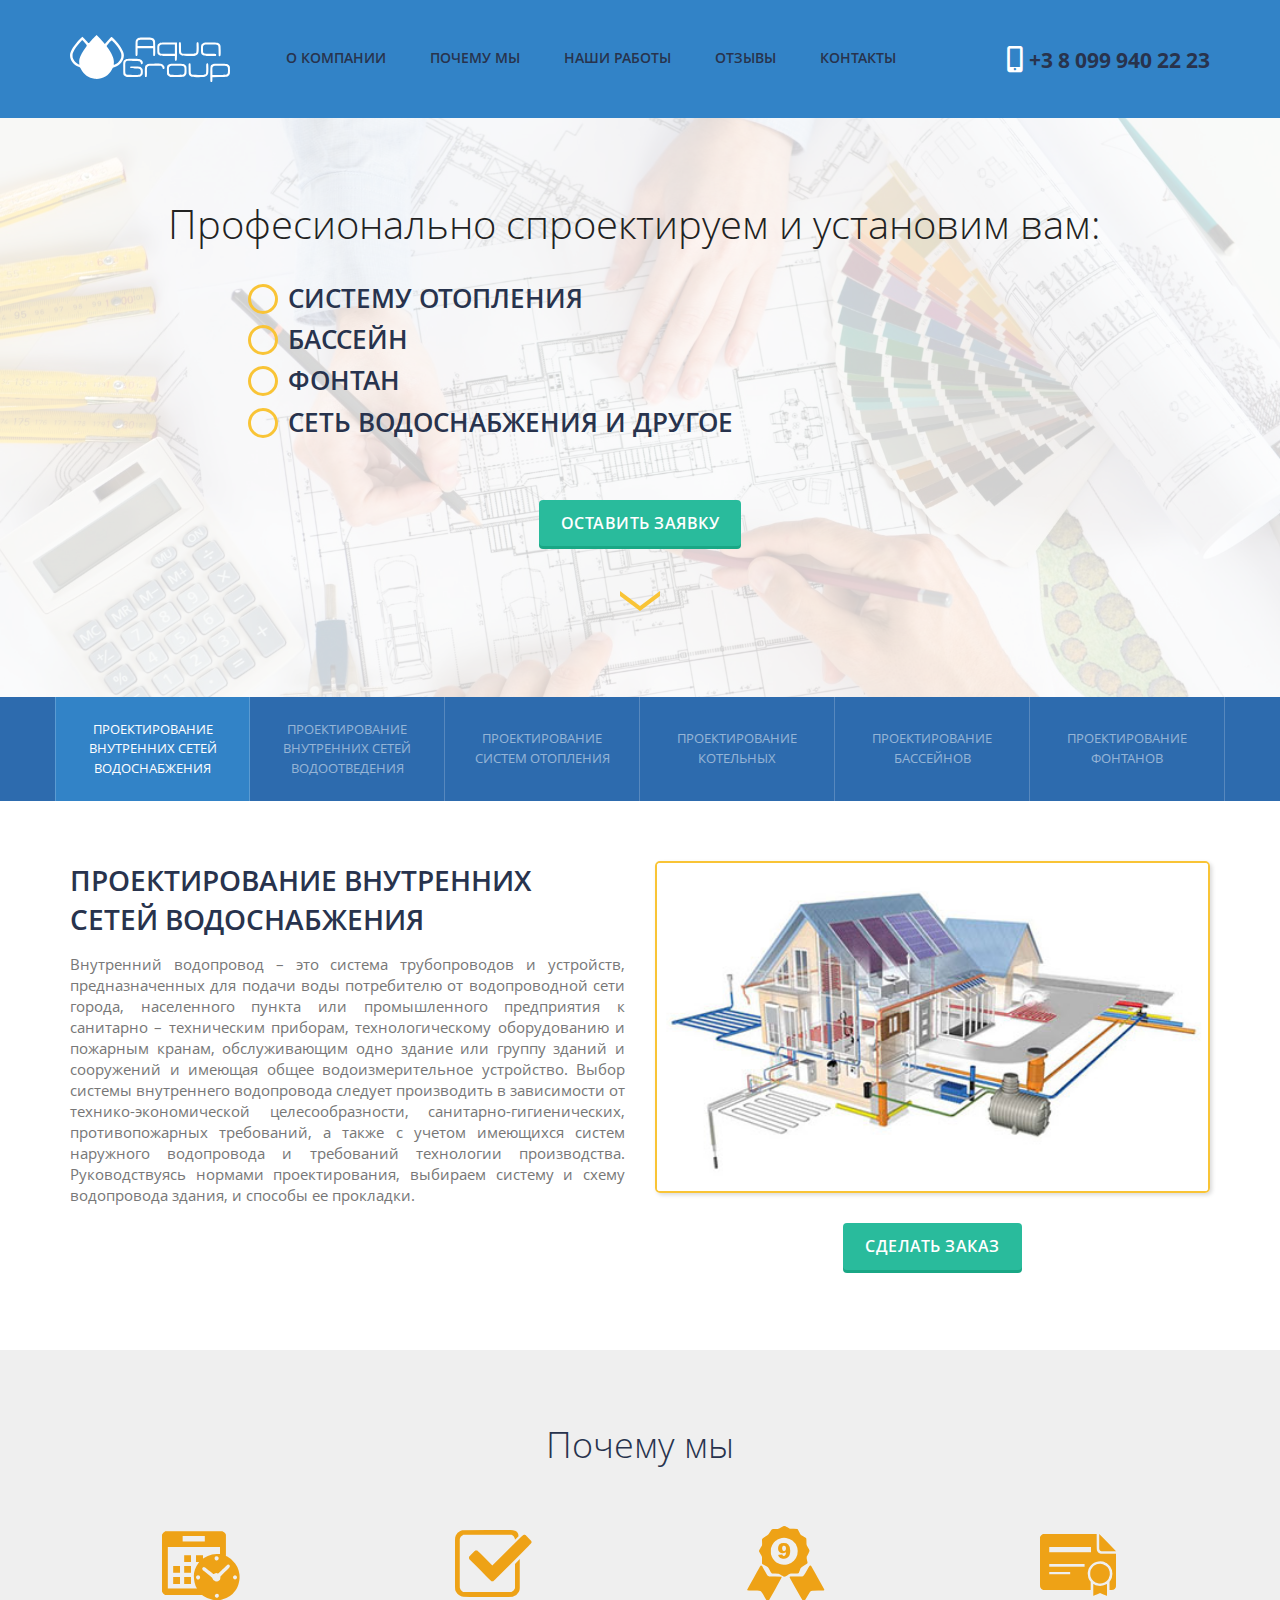
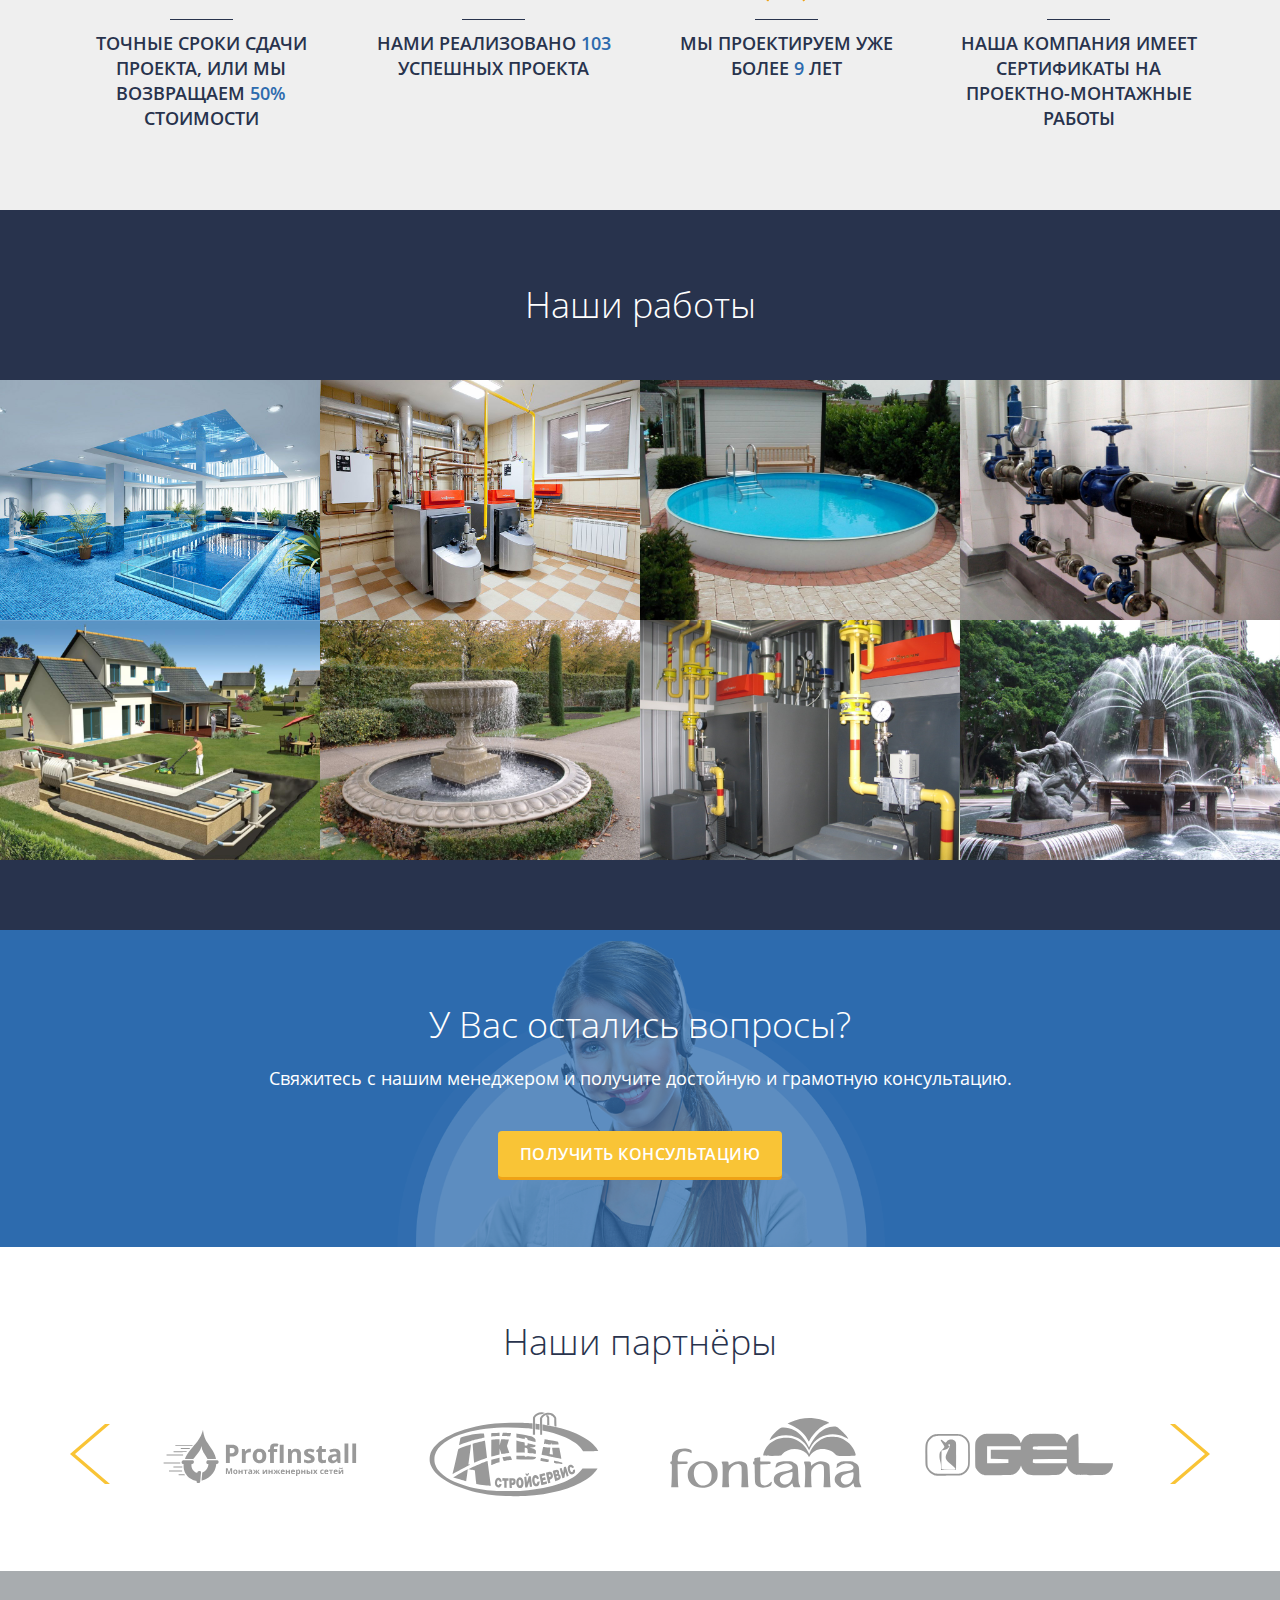
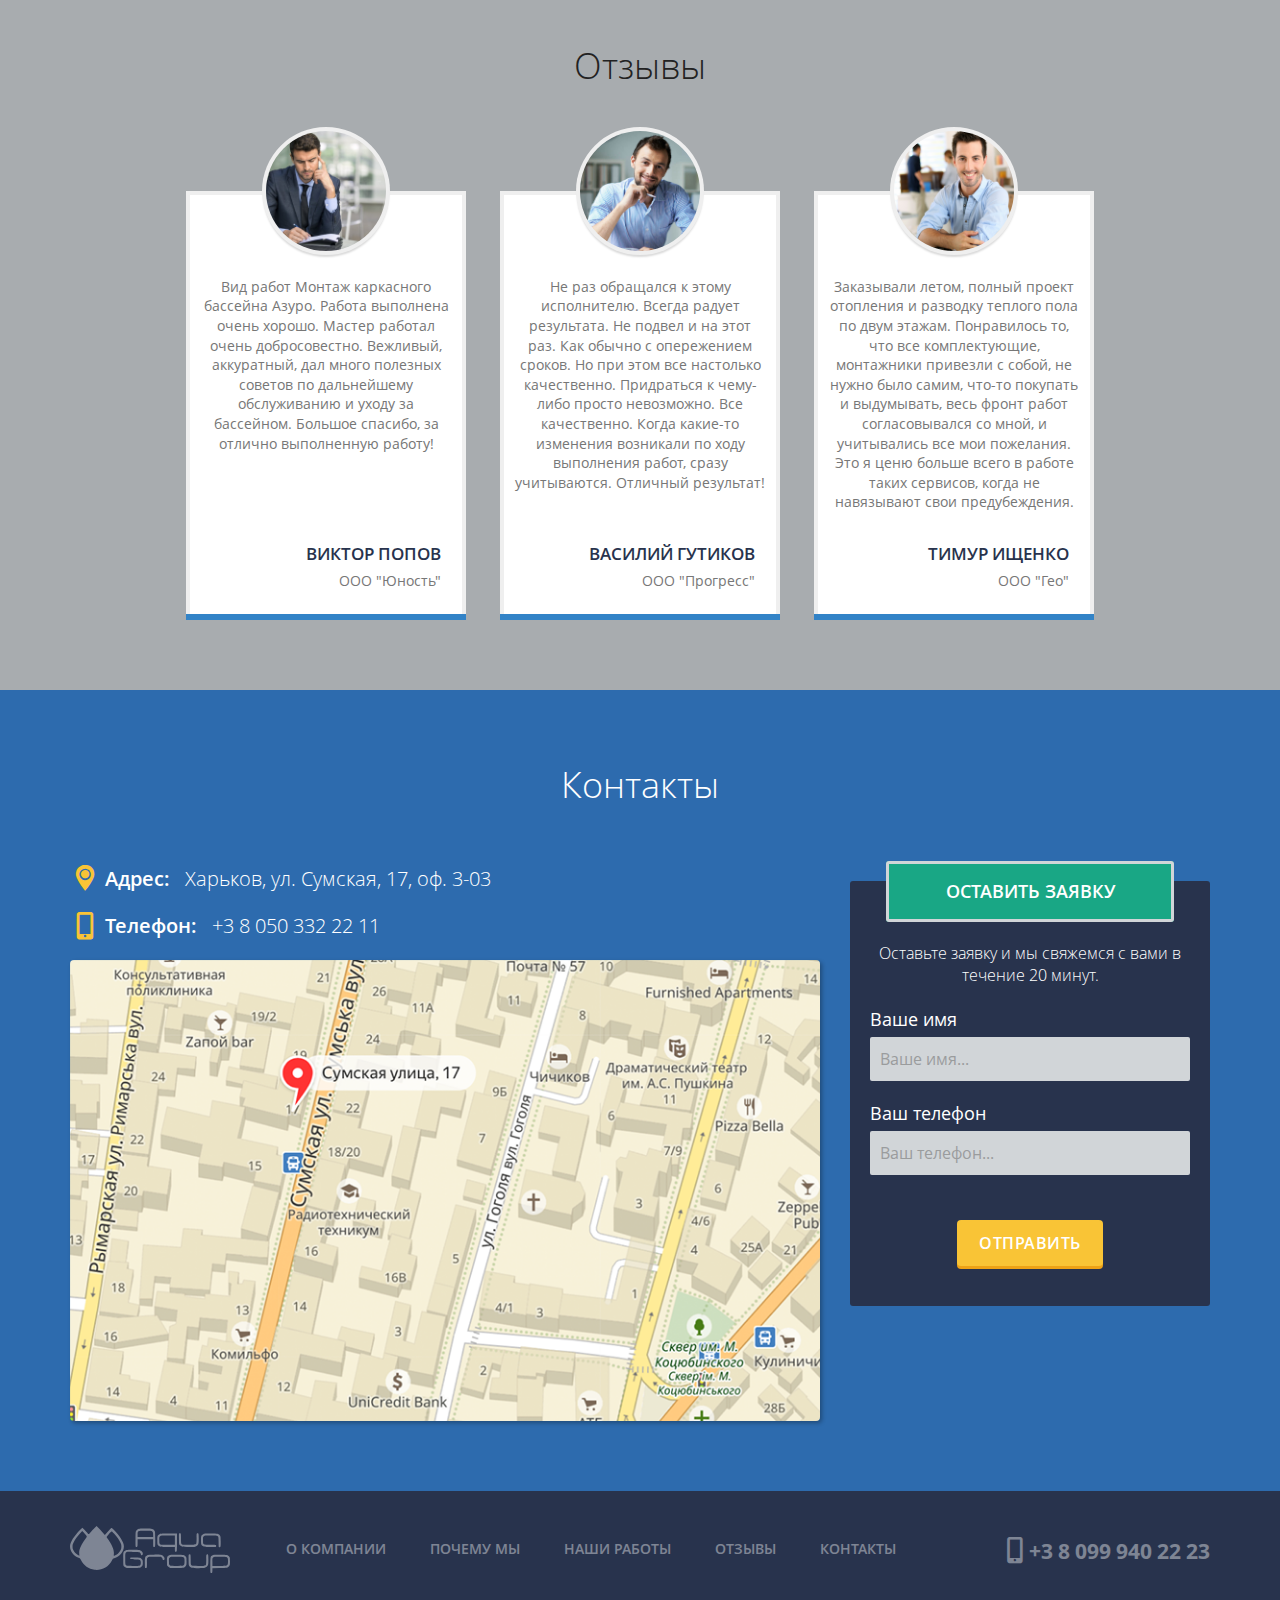
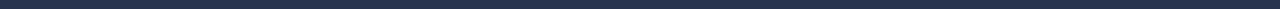
<file: aquagroup/index.html>
<!DOCTYPE html>
<html class="no-js" lang="ru">

<head>
    <meta charset="utf-8">
    
    <title>AquaGroup</title>
    
    <meta name="description" content="">
    <meta http-equiv="X-UA-Compatible" content="IE=edge">
    <meta name="viewport" content="width=device-width, initial-scale=1, maximum-scale=1">
    <meta property="og:image" content="path/to/image.jpg">
    
    <link rel="shortcut icon" href="img/favicon/favicon.ico" type="image/x-icon">
    <link rel="apple-touch-icon" href="img/favicon/apple-touch-icon.png">
    <link rel="apple-touch-icon" sizes="72x72" href="img/favicon/apple-touch-icon-72x72.png">
    <link rel="apple-touch-icon" sizes="114x114" href="img/favicon/apple-touch-icon-114x114.png">

    <!-- Bootstrap v3.3.4 Grid Styles -->
    <style>html{font-family:sans-serif;-ms-text-size-adjust:100%;-webkit-text-size-adjust:100%}body{margin:0}article,aside,details,figcaption,figure,footer,header,hgroup,main,menu,nav,section,summary{display:block}audio,canvas,progress,video{display:inline-block;vertical-align:baseline}audio:not([controls]){display:none;height:0}[hidden],template{display:none}a{background-color:transparent}a:active,a:hover{outline:0}abbr[title]{border-bottom:1px dotted}b,strong{font-weight:bold}dfn{font-style:italic}h1{font-size:2em;margin:0.67em 0}mark{background:#ff0;color:#000}small{font-size:80%}sub,sup{font-size:75%;line-height:0;position:relative;vertical-align:baseline}sup{top:-0.5em}sub{bottom:-0.25em}img{border:0}svg:not(:root){overflow:hidden}figure{margin:1em 40px}hr{-moz-box-sizing:content-box;-webkit-box-sizing:content-box;box-sizing:content-box;height:0}pre{overflow:auto}code,kbd,pre,samp{font-family:monospace, monospace;font-size:1em}button,input,optgroup,select,textarea{color:inherit;font:inherit;margin:0}button{overflow:visible}button,select{text-transform:none}button,html input[type="button"],input[type="reset"],input[type="submit"]{-webkit-appearance:button;cursor:pointer}button[disabled],html input[disabled]{cursor:default}button::-moz-focus-inner,input::-moz-focus-inner{border:0;padding:0}input{line-height:normal}input[type="checkbox"],input[type="radio"]{-webkit-box-sizing:border-box;-moz-box-sizing:border-box;box-sizing:border-box;padding:0}input[type="number"]::-webkit-inner-spin-button,input[type="number"]::-webkit-outer-spin-button{height:auto}input[type="search"]{-webkit-appearance:textfield;-moz-box-sizing:content-box;-webkit-box-sizing:content-box;box-sizing:content-box}input[type="search"]::-webkit-search-cancel-button,input[type="search"]::-webkit-search-decoration{-webkit-appearance:none}fieldset{border:1px solid #c0c0c0;margin:0 2px;padding:0.35em 0.625em 0.75em}legend{border:0;padding:0}textarea{overflow:auto}optgroup{font-weight:bold}table{border-collapse:collapse;border-spacing:0}td,th{padding:0}*{-webkit-box-sizing:border-box;-moz-box-sizing:border-box;box-sizing:border-box}*:before,*:after{-webkit-box-sizing:border-box;-moz-box-sizing:border-box;box-sizing:border-box}html{font-size:10px;-webkit-tap-highlight-color:rgba(0,0,0,0)}body{font-family:"Helvetica Neue",Helvetica,Arial,sans-serif;font-size:14px;line-height:1.42857143;color:#333;background-color:#fff}input,button,select,textarea{font-family:inherit;font-size:inherit;line-height:inherit}a{color:#337ab7;text-decoration:none}a:hover,a:focus{color:#23527c;text-decoration:underline}a:focus{outline:thin dotted;outline:5px auto -webkit-focus-ring-color;outline-offset:-2px}figure{margin:0}img{vertical-align:middle}.img-responsive{display:block;max-width:100%;height:auto}.img-rounded{border-radius:6px}.img-thumbnail{padding:4px;line-height:1.42857143;background-color:#fff;border:1px solid #ddd;border-radius:4px;-webkit-transition:all .2s ease-in-out;-o-transition:all .2s ease-in-out;transition:all .2s ease-in-out;display:inline-block;max-width:100%;height:auto}.img-circle{border-radius:50%}hr{margin-top:20px;margin-bottom:20px;border:0;border-top:1px solid #eee}.sr-only{position:absolute;width:1px;height:1px;margin:-1px;padding:0;overflow:hidden;clip:rect(0, 0, 0, 0);border:0}.sr-only-focusable:active,.sr-only-focusable:focus{position:static;width:auto;height:auto;margin:0;overflow:visible;clip:auto}[role="button"]{cursor:pointer}.container{margin-right:auto;margin-left:auto;padding-left:15px;padding-right:15px}@media (min-width:768px){.container{width:750px}}@media (min-width:992px){.container{width:970px}}@media (min-width:1200px){.container{width:1170px}}.container-fluid{margin-right:auto;margin-left:auto;padding-left:15px;padding-right:15px}.row{margin-left:-15px;margin-right:-15px}.col-xs-1, .col-sm-1, .col-md-1, .col-lg-1, .col-xs-2, .col-sm-2, .col-md-2, .col-lg-2, .col-xs-3, .col-sm-3, .col-md-3, .col-lg-3, .col-xs-4, .col-sm-4, .col-md-4, .col-lg-4, .col-xs-5, .col-sm-5, .col-md-5, .col-lg-5, .col-xs-6, .col-sm-6, .col-md-6, .col-lg-6, .col-xs-7, .col-sm-7, .col-md-7, .col-lg-7, .col-xs-8, .col-sm-8, .col-md-8, .col-lg-8, .col-xs-9, .col-sm-9, .col-md-9, .col-lg-9, .col-xs-10, .col-sm-10, .col-md-10, .col-lg-10, .col-xs-11, .col-sm-11, .col-md-11, .col-lg-11, .col-xs-12, .col-sm-12, .col-md-12, .col-lg-12{position:relative;min-height:1px;padding-left:15px;padding-right:15px}.col-xs-1, .col-xs-2, .col-xs-3, .col-xs-4, .col-xs-5, .col-xs-6, .col-xs-7, .col-xs-8, .col-xs-9, .col-xs-10, .col-xs-11, .col-xs-12{float:left}.col-xs-12{width:100%}.col-xs-11{width:91.66666667%}.col-xs-10{width:83.33333333%}.col-xs-9{width:75%}.col-xs-8{width:66.66666667%}.col-xs-7{width:58.33333333%}.col-xs-6{width:50%}.col-xs-5{width:41.66666667%}.col-xs-4{width:33.33333333%}.col-xs-3{width:25%}.col-xs-2{width:16.66666667%}.col-xs-1{width:8.33333333%}.col-xs-pull-12{right:100%}.col-xs-pull-11{right:91.66666667%}.col-xs-pull-10{right:83.33333333%}.col-xs-pull-9{right:75%}.col-xs-pull-8{right:66.66666667%}.col-xs-pull-7{right:58.33333333%}.col-xs-pull-6{right:50%}.col-xs-pull-5{right:41.66666667%}.col-xs-pull-4{right:33.33333333%}.col-xs-pull-3{right:25%}.col-xs-pull-2{right:16.66666667%}.col-xs-pull-1{right:8.33333333%}.col-xs-pull-0{right:auto}.col-xs-push-12{left:100%}.col-xs-push-11{left:91.66666667%}.col-xs-push-10{left:83.33333333%}.col-xs-push-9{left:75%}.col-xs-push-8{left:66.66666667%}.col-xs-push-7{left:58.33333333%}.col-xs-push-6{left:50%}.col-xs-push-5{left:41.66666667%}.col-xs-push-4{left:33.33333333%}.col-xs-push-3{left:25%}.col-xs-push-2{left:16.66666667%}.col-xs-push-1{left:8.33333333%}.col-xs-push-0{left:auto}.col-xs-offset-12{margin-left:100%}.col-xs-offset-11{margin-left:91.66666667%}.col-xs-offset-10{margin-left:83.33333333%}.col-xs-offset-9{margin-left:75%}.col-xs-offset-8{margin-left:66.66666667%}.col-xs-offset-7{margin-left:58.33333333%}.col-xs-offset-6{margin-left:50%}.col-xs-offset-5{margin-left:41.66666667%}.col-xs-offset-4{margin-left:33.33333333%}.col-xs-offset-3{margin-left:25%}.col-xs-offset-2{margin-left:16.66666667%}.col-xs-offset-1{margin-left:8.33333333%}.col-xs-offset-0{margin-left:0}@media (min-width:768px){.col-sm-1, .col-sm-2, .col-sm-3, .col-sm-4, .col-sm-5, .col-sm-6, .col-sm-7, .col-sm-8, .col-sm-9, .col-sm-10, .col-sm-11, .col-sm-12{float:left}.col-sm-12{width:100%}.col-sm-11{width:91.66666667%}.col-sm-10{width:83.33333333%}.col-sm-9{width:75%}.col-sm-8{width:66.66666667%}.col-sm-7{width:58.33333333%}.col-sm-6{width:50%}.col-sm-5{width:41.66666667%}.col-sm-4{width:33.33333333%}.col-sm-3{width:25%}.col-sm-2{width:16.66666667%}.col-sm-1{width:8.33333333%}.col-sm-pull-12{right:100%}.col-sm-pull-11{right:91.66666667%}.col-sm-pull-10{right:83.33333333%}.col-sm-pull-9{right:75%}.col-sm-pull-8{right:66.66666667%}.col-sm-pull-7{right:58.33333333%}.col-sm-pull-6{right:50%}.col-sm-pull-5{right:41.66666667%}.col-sm-pull-4{right:33.33333333%}.col-sm-pull-3{right:25%}.col-sm-pull-2{right:16.66666667%}.col-sm-pull-1{right:8.33333333%}.col-sm-pull-0{right:auto}.col-sm-push-12{left:100%}.col-sm-push-11{left:91.66666667%}.col-sm-push-10{left:83.33333333%}.col-sm-push-9{left:75%}.col-sm-push-8{left:66.66666667%}.col-sm-push-7{left:58.33333333%}.col-sm-push-6{left:50%}.col-sm-push-5{left:41.66666667%}.col-sm-push-4{left:33.33333333%}.col-sm-push-3{left:25%}.col-sm-push-2{left:16.66666667%}.col-sm-push-1{left:8.33333333%}.col-sm-push-0{left:auto}.col-sm-offset-12{margin-left:100%}.col-sm-offset-11{margin-left:91.66666667%}.col-sm-offset-10{margin-left:83.33333333%}.col-sm-offset-9{margin-left:75%}.col-sm-offset-8{margin-left:66.66666667%}.col-sm-offset-7{margin-left:58.33333333%}.col-sm-offset-6{margin-left:50%}.col-sm-offset-5{margin-left:41.66666667%}.col-sm-offset-4{margin-left:33.33333333%}.col-sm-offset-3{margin-left:25%}.col-sm-offset-2{margin-left:16.66666667%}.col-sm-offset-1{margin-left:8.33333333%}.col-sm-offset-0{margin-left:0}}@media (min-width:992px){.col-md-1, .col-md-2, .col-md-3, .col-md-4, .col-md-5, .col-md-6, .col-md-7, .col-md-8, .col-md-9, .col-md-10, .col-md-11, .col-md-12{float:left}.col-md-12{width:100%}.col-md-11{width:91.66666667%}.col-md-10{width:83.33333333%}.col-md-9{width:75%}.col-md-8{width:66.66666667%}.col-md-7{width:58.33333333%}.col-md-6{width:50%}.col-md-5{width:41.66666667%}.col-md-4{width:33.33333333%}.col-md-3{width:25%}.col-md-2{width:16.66666667%}.col-md-1{width:8.33333333%}.col-md-pull-12{right:100%}.col-md-pull-11{right:91.66666667%}.col-md-pull-10{right:83.33333333%}.col-md-pull-9{right:75%}.col-md-pull-8{right:66.66666667%}.col-md-pull-7{right:58.33333333%}.col-md-pull-6{right:50%}.col-md-pull-5{right:41.66666667%}.col-md-pull-4{right:33.33333333%}.col-md-pull-3{right:25%}.col-md-pull-2{right:16.66666667%}.col-md-pull-1{right:8.33333333%}.col-md-pull-0{right:auto}.col-md-push-12{left:100%}.col-md-push-11{left:91.66666667%}.col-md-push-10{left:83.33333333%}.col-md-push-9{left:75%}.col-md-push-8{left:66.66666667%}.col-md-push-7{left:58.33333333%}.col-md-push-6{left:50%}.col-md-push-5{left:41.66666667%}.col-md-push-4{left:33.33333333%}.col-md-push-3{left:25%}.col-md-push-2{left:16.66666667%}.col-md-push-1{left:8.33333333%}.col-md-push-0{left:auto}.col-md-offset-12{margin-left:100%}.col-md-offset-11{margin-left:91.66666667%}.col-md-offset-10{margin-left:83.33333333%}.col-md-offset-9{margin-left:75%}.col-md-offset-8{margin-left:66.66666667%}.col-md-offset-7{margin-left:58.33333333%}.col-md-offset-6{margin-left:50%}.col-md-offset-5{margin-left:41.66666667%}.col-md-offset-4{margin-left:33.33333333%}.col-md-offset-3{margin-left:25%}.col-md-offset-2{margin-left:16.66666667%}.col-md-offset-1{margin-left:8.33333333%}.col-md-offset-0{margin-left:0}}@media (min-width:1200px){.col-lg-1, .col-lg-2, .col-lg-3, .col-lg-4, .col-lg-5, .col-lg-6, .col-lg-7, .col-lg-8, .col-lg-9, .col-lg-10, .col-lg-11, .col-lg-12{float:left}.col-lg-12{width:100%}.col-lg-11{width:91.66666667%}.col-lg-10{width:83.33333333%}.col-lg-9{width:75%}.col-lg-8{width:66.66666667%}.col-lg-7{width:58.33333333%}.col-lg-6{width:50%}.col-lg-5{width:41.66666667%}.col-lg-4{width:33.33333333%}.col-lg-3{width:25%}.col-lg-2{width:16.66666667%}.col-lg-1{width:8.33333333%}.col-lg-pull-12{right:100%}.col-lg-pull-11{right:91.66666667%}.col-lg-pull-10{right:83.33333333%}.col-lg-pull-9{right:75%}.col-lg-pull-8{right:66.66666667%}.col-lg-pull-7{right:58.33333333%}.col-lg-pull-6{right:50%}.col-lg-pull-5{right:41.66666667%}.col-lg-pull-4{right:33.33333333%}.col-lg-pull-3{right:25%}.col-lg-pull-2{right:16.66666667%}.col-lg-pull-1{right:8.33333333%}.col-lg-pull-0{right:auto}.col-lg-push-12{left:100%}.col-lg-push-11{left:91.66666667%}.col-lg-push-10{left:83.33333333%}.col-lg-push-9{left:75%}.col-lg-push-8{left:66.66666667%}.col-lg-push-7{left:58.33333333%}.col-lg-push-6{left:50%}.col-lg-push-5{left:41.66666667%}.col-lg-push-4{left:33.33333333%}.col-lg-push-3{left:25%}.col-lg-push-2{left:16.66666667%}.col-lg-push-1{left:8.33333333%}.col-lg-push-0{left:auto}.col-lg-offset-12{margin-left:100%}.col-lg-offset-11{margin-left:91.66666667%}.col-lg-offset-10{margin-left:83.33333333%}.col-lg-offset-9{margin-left:75%}.col-lg-offset-8{margin-left:66.66666667%}.col-lg-offset-7{margin-left:58.33333333%}.col-lg-offset-6{margin-left:50%}.col-lg-offset-5{margin-left:41.66666667%}.col-lg-offset-4{margin-left:33.33333333%}.col-lg-offset-3{margin-left:25%}.col-lg-offset-2{margin-left:16.66666667%}.col-lg-offset-1{margin-left:8.33333333%}.col-lg-offset-0{margin-left:0}}.clearfix:before,.clearfix:after,.container:before,.container:after,.container-fluid:before,.container-fluid:after,.row:before,.row:after{content:" ";display:table}.clearfix:after,.container:after,.container-fluid:after,.row:after{clear:both}.center-block{display:block;margin-left:auto;margin-right:auto}.pull-right{float:right !important}.pull-left{float:left !important}.hide{display:none !important}.show{display:block !important}.invisible{visibility:hidden}.text-hide{font:0/0 a;color:transparent;text-shadow:none;background-color:transparent;border:0}.hidden{display:none !important}.affix{position:fixed}@-ms-viewport{width:device-width}.visible-xs,.visible-sm,.visible-md,.visible-lg{display:none !important}.visible-xs-block,.visible-xs-inline,.visible-xs-inline-block,.visible-sm-block,.visible-sm-inline,.visible-sm-inline-block,.visible-md-block,.visible-md-inline,.visible-md-inline-block,.visible-lg-block,.visible-lg-inline,.visible-lg-inline-block{display:none !important}@media (max-width:767px){.visible-xs{display:block !important}table.visible-xs{display:table}tr.visible-xs{display:table-row !important}th.visible-xs,td.visible-xs{display:table-cell !important}}@media (max-width:767px){.visible-xs-block{display:block !important}}@media (max-width:767px){.visible-xs-inline{display:inline !important}}@media (max-width:767px){.visible-xs-inline-block{display:inline-block !important}}@media (min-width:768px) and (max-width:991px){.visible-sm{display:block !important}table.visible-sm{display:table}tr.visible-sm{display:table-row !important}th.visible-sm,td.visible-sm{display:table-cell !important}}@media (min-width:768px) and (max-width:991px){.visible-sm-block{display:block !important}}@media (min-width:768px) and (max-width:991px){.visible-sm-inline{display:inline !important}}@media (min-width:768px) and (max-width:991px){.visible-sm-inline-block{display:inline-block !important}}@media (min-width:992px) and (max-width:1199px){.visible-md{display:block !important}table.visible-md{display:table}tr.visible-md{display:table-row !important}th.visible-md,td.visible-md{display:table-cell !important}}@media (min-width:992px) and (max-width:1199px){.visible-md-block{display:block !important}}@media (min-width:992px) and (max-width:1199px){.visible-md-inline{display:inline !important}}@media (min-width:992px) and (max-width:1199px){.visible-md-inline-block{display:inline-block !important}}@media (min-width:1200px){.visible-lg{display:block !important}table.visible-lg{display:table}tr.visible-lg{display:table-row !important}th.visible-lg,td.visible-lg{display:table-cell !important}}@media (min-width:1200px){.visible-lg-block{display:block !important}}@media (min-width:1200px){.visible-lg-inline{display:inline !important}}@media (min-width:1200px){.visible-lg-inline-block{display:inline-block !important}}@media (max-width:767px){.hidden-xs{display:none !important}}@media (min-width:768px) and (max-width:991px){.hidden-sm{display:none !important}}@media (min-width:992px) and (max-width:1199px){.hidden-md{display:none !important}}@media (min-width:1200px){.hidden-lg{display:none !important}}.visible-print{display:none !important}@media print{.visible-print{display:block !important}table.visible-print{display:table}tr.visible-print{display:table-row !important}th.visible-print,td.visible-print{display:table-cell !important}}.visible-print-block{display:none !important}@media print{.visible-print-block{display:block !important}}.visible-print-inline{display:none !important}@media print{.visible-print-inline{display:inline !important}}.visible-print-inline-block{display:none !important}@media print{.visible-print-inline-block{display:inline-block !important}}@media print{.hidden-print{display:none !important}}</style>

    <!-- Header CSS (First Sections of Website: paste after release from header.min.css here) -->
    <style>@font-face{font-family:iconset;src:url(fonts/iconset/iconset.eot);src:url(fonts/iconset/iconset.eot?#iefix) format("embedded-opentype"),url(fonts/iconset/iconset.woff2) format("woff2"),url(fonts/iconset/iconset.woff) format("woff"),url(fonts/iconset/iconset.ttf) format("truetype"),url(fonts/iconset/iconset.svg#iconset) format("svg");font-weight:400;font-style:normal}@font-face{font-family:opensans-bold;src:url(fonts/opensans-bold/opensans-bold.eot);src:url(fonts/opensans-bold/opensans-bold.eot?#iefix) format("embedded-opentype"),url(fonts/opensans-bold/opensans-bold.woff2) format("woff2"),url(fonts/opensans-bold/opensans-bold.woff) format("woff"),url(fonts/opensans-bold/opensans-bold.ttf) format("truetype"),url(fonts/opensans-bold/opensans-bold.svg#opensans-bold) format("svg");font-weight:400;font-style:normal}@font-face{font-family:opensans-semibold;src:url(fonts/opensans-semibold/opensans-semibold.eot);src:url(fonts/opensans-semibold/opensans-semibold.eot?#iefix) format("embedded-opentype"),url(fonts/opensans-semibold/opensans-semibold.woff2) format("woff2"),url(fonts/opensans-semibold/opensans-semibold.woff) format("woff"),url(fonts/opensans-semibold/opensans-semibold.ttf) format("truetype"),url(fonts/opensans-semibold/opensans-semibold.svg#opensans-semibold) format("svg");font-weight:400;font-style:normal}@font-face{font-family:opensans-regular;src:url(fonts/opensans-regular/opensans-regular.eot);src:url(fonts/opensans-regular/opensans-regular.eot?#iefix) format("embedded-opentype"),url(fonts/opensans-regular/opensans-regular.woff2) format("woff2"),url(fonts/opensans-regular/opensans-regular.woff) format("woff"),url(fonts/opensans-regular/opensans-regular.ttf) format("truetype"),url(fonts/opensans-regular/opensans-regular.svg#opensans-regular) format("svg");font-weight:400;font-style:normal}@font-face{font-family:opensans-light;src:url(fonts/opensans-light/opensans-light.eot);src:url(fonts/opensans-light/opensans-light.eot?#iefix) format("embedded-opentype"),url(fonts/opensans-light/opensans-light.woff2) format("woff2"),url(fonts/opensans-light/opensans-light.woff) format("woff"),url(fonts/opensans-light/opensans-light.ttf) format("truetype"),url(fonts/opensans-light/opensans-light.svg#opensans-light) format("svg");font-weight:400;font-style:normal}body{position:relative;min-width:320px;font-family:opensans-regular,Arial,sans-serif;font-size:16px;line-height:1.4;overflow-x:hidden;background-color:#fff;color:#222}*{outline:0!important}.hidden{display:none}a:active,a:focus,a:hover,a:visited{text-decoration:none}.icon{font-family:iconset;font-size:20px;font-style:normal;text-rendering:auto;text-transform:none;color:#222;-webkit-font-smoothing:antialiased;-moz-osx-font:grayscale}.icon.a::before{content:'a'}.icon.b::before{content:'b'}.icon.c::before{content:'c'}.icon.d::before{content:'d'}.icon.e::before{content:'e'}.icon.f::before{content:'f'}.icon.g::before{content:'g'}h1,h2,h3,h4,h5,h6{margin:0;font-family:opensans-light,Arial,sans-serif;font-weight:400}.titles{font-size:36px;text-align:center}@media only screen and (max-width:767px){.titles{font-size:30px}}.button-wrapp{text-align:center}.buttons{display:inline-block;padding:12px 22px;border:none;font-size:16px;font-family:opensans-semibold,Arial,sans-serif;letter-spacing:.5px;text-transform:uppercase;-webkit-border-radius:4px;border-radius:4px;background-color:#29bb9c;color:#fff;-webkit-box-shadow:0 3px 0 #19a785;box-shadow:0 3px 0 #19a785;-webkit-transition:all .5s ease;transition:all .5s ease}.buttons:hover{color:#fff;background-color:#2ccaa9}.buttons:active,.buttons:focus{color:#fff;background-color:#19a785;-webkit-transform:translateY(2px);-ms-transform:translateY(2px);transform:translateY(2px)}.btn-orange{background-color:#f9c436;-webkit-box-shadow:0 3px 0 #eea216;box-shadow:0 3px 0 #eea216}.btn-orange:hover{background-color:#f6d045}.btn-orange:active,.btn-orange:focus{background-color:#eea216}.contact-form{padding:0 20px 40px 20px;text-align:center;background-color:#28334d;color:#fff;-webkit-border-radius:3px;border-radius:3px}.contact-form .form-wrapper{display:inline-block;margin-top:-25px;padding:18px 0;width:90%;background-color:#19a785;-webkit-box-shadow:inset 0 0 0 3px #d1d5d8;box-shadow:inset 0 0 0 3px #d1d5d8;-webkit-border-radius:3px;border-radius:3px}.contact-form .form-wrapper .form-title{font-size:18px;font-family:opensans-semibold,Arial,sans-serif;text-transform:uppercase}.contact-form .form-descr{margin:20px 0 20px 0;font-family:opensans-light,Arial,sans-serif}.contact-form span{display:block;margin-bottom:5px;text-align:left;font-size:18px}.contact-form input{margin-bottom:20px;padding:0 10px;width:100%;height:44px;font-family:opensans-semibold,Arial,sans-serif;color:#28334d;border:none;background-color:#d1d5d8;-webkit-border-radius:2px;border-radius:2px;text-transform:uppercase;-webkit-transition:all .5s ease;transition:all .5s ease}.contact-form input:focus{background-color:#efefef;-webkit-box-shadow:inset 0 0 0 2px #eea216;box-shadow:inset 0 0 0 2px #eea216}.contact-form input:focus:required:valid{-webkit-box-shadow:inset 0 0 0 2px #eea216;box-shadow:inset 0 0 0 2px #eea216}.contact-form input:focus:required:invalid{-webkit-box-shadow:inset 0 0 0 2px #e33939;box-shadow:inset 0 0 0 2px #e33939}.contact-form .form-btn{margin-top:25px}::-webkit-input-placeholder{font-family:opensans-regular,Arial,sans-serif;text-transform:none;color:#777;opacity:.6}:-moz-placeholder{font-family:opensans-regular,Arial,sans-serif;text-transform:none;color:#777;opacity:.6}::-moz-placeholder{font-family:opensans-regular,Arial,sans-serif;text-transform:none;color:#777;opacity:.6}:-ms-input-placeholder{font-family:opensans-regular,Arial,sans-serif;text-transform:none;color:#777;opacity:.6}.menu-line{padding:35px 0}@media only screen and (max-width:767px){.menu-line{text-align:center}}.menu-line .logo{display:block;width:160px}@media only screen and (max-width:767px){.menu-line .logo{display:inline-block}}.menu-line .logo img{width:100%;height:auto}.menu-line .main-menu{text-align:center}.menu-line .main-menu ul{margin:0;padding:0;list-style-type:none}.menu-line .main-menu ul li{display:inline-block}.menu-line .main-menu ul li a{display:block;padding:13px 20px;font-size:14px;font-family:opensans-semibold,Arial,sans-serif;text-transform:uppercase;color:#28334d;-webkit-transition:all .5s ease;transition:all .5s ease}.menu-line .main-menu ul li a:active,.menu-line .main-menu ul li a:focus,.menu-line .main-menu ul li a:hover{color:#fff;text-decoration:none}.menu-line .phone{margin:0;text-align:right;font-family:opensans-bold,Arial,sans-serif;font-size:21px;text-transform:uppercase;color:#28334d}@media only screen and (max-width:1199px){.menu-line .phone{padding-right:50px}}@media only screen and (max-width:767px){.menu-line .phone{padding:0;text-align:center}}.menu-line .phone .phone-icon{position:relative;top:3px;font-size:28px;color:#fff}.menu-line .toggle-menu{display:block;width:28px;height:28px;margin-top:14px}.menu-line .toggle-menu span:after,.menu-line .toggle-menu span:before{content:"";position:absolute;left:0;top:9px}.menu-line .toggle-menu span:after{top:18px}.menu-line .toggle-menu span{position:relative;display:block}.menu-line .toggle-menu span,.menu-line .toggle-menu span:after,.menu-line .toggle-menu span:before{width:100%;height:2px;background-color:#fff;-webkit-transition:all .3s;transition:all .3s;-webkit-backface-visibility:hidden;backface-visibility:hidden;-webkit-border-radius:2px;border-radius:2px}.menu-line .toggle-menu.on span{background-color:transparent}.menu-line .toggle-menu.on span:before{-webkit-transform:rotate(45deg) translate(-1px,0);-ms-transform:rotate(45deg) translate(-1px,0);transform:rotate(45deg) translate(-1px,0)}.menu-line .toggle-menu.on span:after{-webkit-transform:rotate(-45deg) translate(6px,-7px);-ms-transform:rotate(-45deg) translate(6px,-7px);transform:rotate(-45deg) translate(6px,-7px)}.menu-line .toggle-menu.on+#menu{opacity:1;visibility:visible}.menu-line .toggle-menu{position:absolute;top:0;right:15px}@media only screen and (max-width:767px){.menu-line .toggle-menu{top:-50px}}.menu-line .hidden-menu{position:relative;top:15px;display:none;background-color:#d1d5d8}.menu-line .hidden-menu ul li{display:block;border-top:1px solid rgba(0,0,0,.2)}.menu-line .hidden-menu ul li:first-child{border-top:none}.menu-line .hidden-menu ul li a{color:#28334d;-webkit-transition:all .5s ease;transition:all .5s ease}.menu-line .hidden-menu ul li a:active,.menu-line .hidden-menu ul li a:focus,.menu-line .hidden-menu ul li a:hover{background-color:#a8acaf}.frame{padding:70px 0}#header .top-line{background-color:#3283c7}#header .header-content{position:relative;z-index:30;padding:80px 0;background-position:top center;background-repeat:no-repeat;background-size:cover}@media only screen and (max-width:767px){#header .header-content{padding:50px 0}}#header .header-content .header-title{margin-bottom:30px;font-size:40px;line-height:1.3}@media only screen and (max-width:767px){#header .header-content .header-title{font-size:36px;padding-left:15px}}@media only screen and (max-width:479px){#header .header-content .header-title{font-size:32px}}#header .header-content ul{margin:0;padding:0;list-style-type:none;margin-bottom:60px;padding-left:120px}@media only screen and (max-width:1199px){#header .header-content ul{padding-left:60px}}#header .header-content ul li{position:relative;margin-bottom:5px;font-size:26px;font-family:opensans-semibold,Arial,sans-serif;text-transform:uppercase;color:#28334d}@media only screen and (max-width:767px){#header .header-content ul li{font-size:22px}}@media only screen and (max-width:479px){#header .header-content ul li{font-size:18px}}#header .header-content ul li::before{position:absolute;top:4px;left:-40px;display:block;width:30px;height:30px;content:'';-webkit-border-radius:50%;border-radius:50%;border:3px solid #f9c436;background-color:transparent}@media only screen and (max-width:767px){#header .header-content ul li::before{top:2px}}@media only screen and (max-width:479px){#header .header-content ul li::before{width:25px;height:25px;top:0;left:-34px}}#header .header-content .arrow-down-wrapper{text-align:center}#header .header-content .arrow-down-wrapper .arrow-down{display:inline-block;margin-top:45px;height:20px;width:40px;background-image:url(img/arrow-up-down.svg);background-repeat:no-repeat;background-position:0 -20px;-webkit-transition:all .5s ease;transition:all .5s ease}#header .header-content .arrow-down-wrapper .arrow-down:hover{-webkit-transform:scale(1.2);-ms-transform:scale(1.2);transform:scale(1.2)}#header .header-overlay{position:absolute;z-index:-1;left:0;right:0;top:0;bottom:0;width:100%;background-color:rgba(255,255,255,.8)}</style>

    <link rel="stylesheet" href="css/libs.min.css">
    <!--<link rel="stylesheet" href="css/header.min.css">-->
    <link rel="stylesheet" href="css/main.min.css">
</head>

<body>
    <!-- Header -->
    <header id="header">
        <div class="top-line">
            <div class="container">
                <div class="menu-line">
                    <div class="row">
                        <div class="col-lg-2 col-md-6 col-sm-6">
                            <a href="#" class="logo">
                                <img src="img/logo-white.svg" alt="AquaGroup">
                            </a>
                        </div>
                        <div class="col-lg-3 col-lg-push-7 col-md-6 col-sm-6">
                            <p class="phone"><i class="icon a phone-icon"></i>+3 8 099 940 22 23</p>
                            <a href="#" class="toggle-menu hidden-lg"><span></span></a>
                        </div>
                        <div class="col-lg-7 col-lg-pull-3">
                            <nav class="main-menu hidden-md hidden-sm hidden-xs">
                                <ul>
                                    <li><a href="#about-us" data-target="anchor">О компании</a></li>
                                    <li><a href="#why-we" data-target="anchor">Почему мы</a></li>
                                    <li><a href="#works" data-target="anchor">Наши работы</a></li>
                                    <li><a href="#reviews" data-target="anchor">Отзывы</a></li>
                                    <li><a href="#contacts" data-target="anchor">Контакты</a></li>
                                </ul>
                            </nav>
                        </div>
                        <div class="col-xs-12">
                            <nav class="main-menu hidden-menu hidden-lg">
                                <ul>
                                    <li><a href="#about-us" data-target="anchor">О компании</a></li>
                                    <li><a href="#why-we" data-target="anchor">Почему мы</a></li>
                                    <li><a href="#works" data-target="anchor">Наши работы</a></li>
                                    <li><a href="#reviews" data-target="anchor">Отзывы</a></li>
                                    <li><a href="#contacts" data-target="anchor">Контакты</a></li>
                                </ul>
                            </nav>
                        </div>
                    </div><!-- row end -->
                </div><!-- menu-line end -->
            </div><!-- container end -->
        </div><!-- top-line end -->
        <div class="header-content" style="background-image: url(img/bg-top.jpg);">
            <div class="container">
                <div class="row">
                    <div class="col-md-10 col-md-offset-1">
                        <h1 class="header-title">Професионально спроектируем и установим вам:</h1>
                        <ul>
                            <li>Систему отопления</li>
                            <li>Бассейн</li>
                            <li>Фонтан</li>
                            <li>Сеть водоснабжения и другое</li>
                        </ul>
                    </div>
                </div><!-- row end -->
                <div class="row">
                    <div class="col-md-12">
                        <div class="button-wrapp">
                            <a href="#callback" class="buttons popup" data-form="Оставить заявку (Header)" data-text="Оставить заявку">Оставить заявку</a>
                        </div>
                    </div>
                </div><!-- row end -->
                <div class="row">
                    <div class="arrow-down-wrapper">
                        <a href="#" class="arrow-down"></a>
                    </div>
                </div><!-- row end -->
            </div><!-- container end -->
            <div class="header-overlay"></div>
        </div><!-- header-content end -->
    </header>
    <!-- Header End -->
    
    <!-- About Us -->
    <section id="about-us">
       <div class="wrapper-tab">
            <div class="about-us-top">
                <div class="container">
                    <div class="row">
                        <div class="tabs clearfix">
                            <div class="tab col-md-2 col-sm-4">
                                <div class="box">
                                    <h4 class="tab-title">Проектирование внутренних сетей водоснабжения</h4>
                                </div>
                            </div>
                            <div class="tab col-md-2 col-sm-4">
                                <div class="box">
                                    <h4 class="tab-title">Проектирование внутренних сетей водоотведения</h4>
                                </div>
                            </div>
                            <div class="tab col-md-2 col-sm-4">
                                <div class="box">
                                    <h4 class="tab-title">Проектирование систем отопления</h4>
                                </div>
                            </div>
                            <div class="tab col-md-2 col-sm-4">
                                <div class="box">
                                    <h4 class="tab-title">Проектирование котельных</h4>
                                </div>
                            </div>
                            <div class="tab col-md-2 col-sm-4">
                                <div class="box">
                                    <h4 class="tab-title">Проектирование бассейнов</h4>
                                </div>
                            </div>
                            <div class="tab col-md-2 col-sm-4">
                                <div class="box">
                                    <h4 class="tab-title">Проектирование фонтанов</h4>
                                </div>
                            </div>
                        </div>
                    </div><!-- row end -->
                </div><!-- container end -->
            </div><!-- about-us-top end -->
            <div class="container">
                <div class="row">
                    <div class="tab-content clearfix">
                        <div class="tab-item clearfix">
                            <div class="col-md-6 col-sm-6">
                                <div class="tab-item-left">
                                    <h3 class="tab-item-title">Проектирование внутренних сетей водоснабжения</h3>
                                    <p class="tab-item-descr">Внутренний водопровод – это система трубопроводов и устройств, предназначенных для подачи воды потребителю от водопроводной сети города, населенного пункта или промышленного предприятия к санитарно – техническим приборам, технологическому оборудованию и пожарным кранам, обслуживающим одно здание или группу зданий и сооружений и имеющая общее водоизмерительное устройство. Выбор системы внутреннего водопровода следует производить в зависимости от технико-экономической целесообразности, санитарно-гигиенических, противопожарных требований, а также с учетом имеющихся систем наружного водопровода и требований технологии производства. Руководствуясь нормами проектирования, выбираем систему и схему водопровода здания, и способы ее прокладки.</p>
                                </div>
                            </div>
                            <div class="col-md-6 col-sm-6">
                                <div class="tab-item-right">
                                    <img src="img/Tabs/tab_1.jpg" alt="Tab-1">
                                    <div class="button-wrapp">
                                        <a href="#callback" class="buttons popup" data-form="Проектирование внутренних сетей водоснабжения (Заказ)" data-text="Сделать заказ">Сделать заказ</a>
                                    </div>
                                </div>
                            </div>
                        </div>
                        <div class="tab-item clearfix">
                            <div class="col-md-6 col-sm-6">
                                <div class="tab-item-left">
                                    <h3 class="tab-item-title">Проектирование внутренних сетей водоотведения</h3>
                                    <p class="tab-item-descr">Система водоотведения включает комплекс инженерных устройств внутри здания для приема сточных вод и их отведения за пределы здания в уличную водоотводящую сеть. Она состоит из следующих основных элементов:</p>
                                    <ul>
                                        <li>приемников сточных вод — санитарных приборов;</li>
                                        <li>гидравлических затворов (сифонов);</li>
                                        <li>отводных линий;</li>
                                        <li>стояков с вытяжными трубами;</li>
                                        <li>выпусков.</li>
                                    </ul>
                                    <p class="tab-item-descr">Особое место занимает дворовая водоотводящая сеть, которая служит для отведения сточных вод от зданий в уличные коллекторы.
                                    Решение схемы внутреннего водоотведения производится на основании внутренней планировки здания в соответствии с расположением санитарных приборов. Особенностями проектирования, водоотводящих сетей является их самотечный режим и опасность сточных вод в санитарном отношении, поэтому они должны кратчайшим путем отводиться за пределы здания с возможно меньшим числом поворотов.
                                    </p>
                                </div>
                            </div>
                            <div class="col-md-6 col-sm-6">
                                <div class="tab-item-right">
                                    <img src="img/Tabs/tab_2.jpg" alt="Tab-2">
                                    <div class="button-wrapp">
                                        <a href="#callback" class="buttons popup" data-form="Проектирование внутренних сетей водоотведения (Заказ)" data-text="Сделать заказ">Сделать заказ</a>
                                    </div>
                                </div>
                            </div>
                        </div>
                        <div class="tab-item clearfix">
                            <div class="col-md-6 col-sm-6">
                                <div class="tab-item-left">
                                    <h3 class="tab-item-title">Проектирование систем отопления</h3>
                                    <p class="tab-item-descr">Правильное проектирование систем отопления в частном жилом строительстве – гарантия комфорта зимой, рационального использования ресурсов и эффективной работы оборудования. Первоочередная задача при проектировании отопления – определиться с отопительной схемой. Выделяют однотрубную и двухтрубную схемы. Каждая из них имеет свои преимущества и недостатки. Подумайте, что для вас важнее: экономия средств, равномерный нагрев или эстетическая составляющая. Архитектурная часть проектирования отопления предполагает обустройство или строительство помещения для оборудования – котельной загородного дома, а также выбор и расчет дымохода. Чтобы верно спроектировать мощность оборудования, диаметр труб, объем теплоносителя и другие параметры, следует произвести вычисления.</p>
                                </div>
                            </div>
                            <div class="col-md-6 col-sm-6">
                                <div class="tab-item-right">
                                    <img src="img/Tabs/tab_3.jpg" alt="Tab-3">
                                    <div class="button-wrapp">
                                        <a href="#callback" class="buttons popup" data-form="Проектирование систем отопления (Заказ)" data-text="Сделать заказ">Сделать заказ</a>
                                    </div>
                                </div>
                            </div>
                        </div>
                        <div class="tab-item clearfix">
                            <div class="col-md-6 col-sm-6">
                                <div class="tab-item-left">
                                    <h3 class="tab-item-title">Проектирование котельных</h3>
                                    <p class="tab-item-descr">Благодаря проектным разработкам существует множество стандартных проектов современных котельных. Из всего представленного многообразия проектов требуется выбрать вариант, который бы удовлетворял конкретным условиям работы объекта. На этом этапе большое значение имеет выбор наиболее рационального проекта, как с точки зрения строительства котельной, так и ее дальнейшей эксплуатации. В большинстве случаев котельные строятся под ключ, начиная с этапа разработки и заканчивая процессом подключения к тепловой сети. Сама процедура проектирования необходима даже в том случае, если система отопления будет приобретаться в готовом виде. Не существует единого типового проекта котельной. У нас принято индивидуально подходить к каждому заказу с учетом требований и пожеланий клиента. Даже если берется типовой проект, в ходе проектирования в него вносятся изменения, учитывающие особенности конкретного объекта и местности, где он будет расположен.</p>
                                </div>
                            </div>
                            <div class="col-md-6 col-sm-6">
                                <div class="tab-item-right">
                                    <img src="img/Tabs/tab_4.jpg" alt="Tab-4">
                                    <div class="button-wrapp">
                                        <a href="#callback" class="buttons popup" data-form="Проектирование котельных (Заказ)" data-text="Сделать заказ">Сделать заказ</a>
                                    </div>
                                </div>
                            </div>
                        </div>
                        <div class="tab-item clearfix">
                            <div class="col-md-6 col-sm-6">
                                <div class="tab-item-left">
                                    <h3 class="tab-item-title">Проектирование бассейнов</h3>
                                    <p class="tab-item-descr">Проектирование бассейна, будь то классическое железобетонное сооружение, композитная постройка или современная готовая чаша из ПВХ, - это один из самых важнейших этапов будущего строительства, от которого в полной мере зависит успешная и многолетняя эксплуатация вашего бассейна. Главным назначением проектных работ является:</p>
                                    <ul>
                                        <li>технический расчет сооружения;</li>
                                        <li>геологические данные;</li>
                                        <li>чертежи самой постройки и инженерных сетей.</li>
                                    </ul>
                                    <p class="tab-item-descr">Одним словом, все то, что жизненно необходимо для сложного гидротехнического сооружения, которым и является любой бассейн.</p>
                                </div>
                            </div>
                            <div class="col-md-6 col-sm-6">
                                <div class="tab-item-right">
                                    <img src="img/Tabs/tab_5.jpg" alt="Tab-5">
                                    <div class="button-wrapp">
                                        <a href="#callback" class="buttons popup" data-form="Проектирование бассейнов (Заказ)" data-text="Сделать заказ">Сделать заказ</a>
                                    </div>
                                </div>
                            </div>
                        </div>
                        <div class="tab-item clearfix">
                            <div class="col-md-6 col-sm-6">
                                <div class="tab-item-left">
                                    <h3 class="tab-item-title">Проектирование фонтанов</h3>
                                    <p class="tab-item-descr">Архитектурное проектирование-это необходимыйи определяющий этап строительства фонтана. В процессе архитектурного проектирования учитываются функциональные особенности фонтана и требования нормативных документов, принимаются грамотные и точные технические решения. Их оформляют в виде архитектурного проекта (комплекта необходимых документов и чертежей). Для того чтобы проект в полной мере отвечал требованиям времени и желаниям заказчика, разработчики выясняют, каковы предпочтения и пожелания клиента, определяют тип и стиль фонтана, производят необходимые обмеры на территории будущего строительства, готовят техническое задание. Следующая ступень в создании фонтана - инженерный проект. Инженерное проектирование подразумевает разработку инженерных систем: фильтрацию, водоподготовку, электротехническую часть, водопровод и канализацию, гидротехнические сети. Окончательной частью проектирования является объединение всех этапов в рабочий проект, согласование его с заказчиком и необходимыми инстанциями.</p>
                                </div>
                            </div>
                            <div class="col-md-6 col-sm-6">
                                <div class="tab-item-right">
                                    <img src="img/Tabs/tab_6.jpg" alt="Tab-6">
                                    <div class="button-wrapp">
                                        <a href="#callback" class="buttons popup" data-form="Проектирование фонтанов (Заказ)" data-text="Сделать заказ">Сделать заказ</a>
                                    </div>
                                </div>
                            </div>
                        </div>
                    </div><!-- tab-content end -->
                </div><!-- row end -->
            </div><!-- container end -->
        </div><!-- wrapper-tab end -->
    </section>
    <!-- About Us End -->
    
    <!-- Why We -->
    <section id="why-we" class="frame">
        <div class="container">
            <div class="row">
                <div class="col-md-12">
                    <h2 class="why-we-title titles">Почему мы</h2>
                </div>
            </div><!-- row end -->
            <div class="row">
                <div class="col-md-3 col-sm-6">
                    <div class="why-we-item">
                        <i class="icon b why-we-icon"></i>
                        <h3 class="why-we-descr">Точные сроки сдачи проекта, или мы возвращаем <span>50%</span> стоимости</h3>
                    </div>
                </div>
                <div class="col-md-3 col-sm-6">
                    <div class="why-we-item">
                        <i class="icon c why-we-icon"></i>
                        <h3 class="why-we-descr">Нами реализовано <span>103</span> успешных проекта</h3>
                    </div>
                </div>
                <div class="col-md-3 col-sm-6">
                    <div class="why-we-item">
                        <i class="icon d why-we-icon"></i>
                        <h3 class="why-we-descr">Мы проектируем уже более <span>9</span> лет</h3>
                    </div>
                </div>
                <div class="col-md-3 col-sm-6">
                    <div class="why-we-item">
                        <i class="icon e why-we-icon"></i>
                        <h3 class="why-we-descr">Наша компания имеет сертификаты на проектно-монтажные работы</h3>
                    </div>
                </div>
            </div><!-- row end -->
        </div><!-- container end -->
    </section>
    <!-- Why We End -->
    
    <!-- Works -->
    <section id="works" class="frame">
        <div class="container">
            <div class="row">
                <div class="col-md-12">
                    <h2 class="works-title titles">Наши работы</h2>
                </div>
            </div><!-- row end -->
        </div><!-- container end -->
        <div class="container-fluid">
            <div class="row">
                <div class="portfolio clearfix">
                    <div class="col-md-3 col-sm-6">
                        <a  href="img/Work/work_1.jpg" class="portfolio-item">
                            <img src="img/Work/work_1.jpg" alt="Work-1">
                            <span class="portfolio-overlay"><i class="icon f portfolio-icon"></i></span>
                        </a>
                    </div>
                     <div class="col-md-3 col-sm-6">
                        <a  href="img/Work/work_2.jpg" class="portfolio-item">
                            <img src="img/Work/work_2.jpg" alt="Work-2">
                            <span class="portfolio-overlay"><i class="icon f portfolio-icon"></i></span>
                        </a>
                    </div>
                     <div class="col-md-3 col-sm-6">
                        <a  href="img/Work/work_3.jpg" class="portfolio-item">
                            <img src="img/Work/work_3.jpg" alt="Work-3">
                            <span class="portfolio-overlay"><i class="icon f portfolio-icon"></i></span>
                        </a>
                    </div>
                     <div class="col-md-3 col-sm-6">
                        <a  href="img/Work/work_4.jpg" class="portfolio-item">
                            <img src="img/Work/work_4.jpg" alt="Work-4">
                            <span class="portfolio-overlay"><i class="icon f portfolio-icon"></i></span>
                        </a>
                    </div>
                     <div class="col-md-3 col-sm-6">
                        <a  href="img/Work/work_5.jpg" class="portfolio-item">
                            <img src="img/Work/work_5.jpg" alt="Work-5">
                            <span class="portfolio-overlay"><i class="icon f portfolio-icon"></i></span>
                        </a>
                    </div>
                     <div class="col-md-3 col-sm-6">
                        <a  href="img/Work/work_6.jpg" class="portfolio-item">
                            <img src="img/Work/work_6.jpg" alt="Work-6">
                            <span class="portfolio-overlay"><i class="icon f portfolio-icon"></i></span>
                        </a>
                    </div>
                     <div class="col-md-3 col-sm-6">
                        <a  href="img/Work/work_7.jpg" class="portfolio-item">
                            <img src="img/Work/work_7.jpg" alt="Work-7">
                            <span class="portfolio-overlay"><i class="icon f portfolio-icon"></i></span>
                        </a>
                    </div>
                     <div class="col-md-3 col-sm-6">
                        <a  href="img/Work/work_8.jpg" class="portfolio-item">
                            <img src="img/Work/work_8.jpg" alt="Work-8">
                            <span class="portfolio-overlay"><i class="icon f portfolio-icon"></i></span>
                        </a>
                    </div>
                </div>
            </div><!-- row end -->
        </div><!-- container-fluid end -->
    </section>
    <!-- Works End-->
    
    <!-- Consult -->
    <section id="consult" class="frame">
        <div class="container">
            <div class="row">
                <div class="col-md-12">
                    <h2 class="consult-title titles">У Вас остались вопросы?</h2>
                    <p class="consult-descr">Свяжитесь с нашим менеджером и получите достойную и грамотную консультацию.</p>
                    <div class="button-wrapp">
                        <a href="#callback" class="buttons btn-orange popup" data-form="Получить консультацию" data-text="Получить консультацию">Получить консультацию</a>
                    </div>
                </div>
            </div><!-- row end -->
        </div><!-- container end -->
    </section>
    <!-- Consult End -->
    
    <!-- Partners -->
    <section class="frame" id="partners">
        <div class="container">
            <div class="row">
                <div class="col-md-12">
                    <h2 class="partners-title titles">Наши партнёры</h2>
                </div>
            </div><!-- row end -->
            <div class="row">
                <div class="col-md-12">
                <div class="carousel-partners">
                    <div class="partners-item">
                        <a href="#">
                            <img src="img/Partners/partner_1.svg" alt="Profinstall">
                        </a>
                    </div>
                    <div class="partners-item">
                        <a href="#">
                            <img src="img/Partners/partner_2.svg" alt="Аква Стройсервис">
                        </a>
                    </div>
                    <div class="partners-item">
                        <a href="#">
                            <img src="img/Partners/partner_3.svg" alt="Fontana">
                        </a>
                    </div>
                    <div class="partners-item">
                        <a href="#">
                            <img src="img/Partners/partner_4.svg" alt="GEL">
                        </a>
                    </div>
                    <div class="partners-item">
                        <a href="#">
                            <img src="img/Partners/partner_5.svg" alt="Tasot">
                        </a>
                    </div>
                    <div class="partners-item">
                        <a href="#">
                            <img src="img/Partners/partner_6.svg" alt="РЕМР">
                        </a>
                    </div>
                    <div class="partners-item">
                        <a href="#">
                            <img src="img/Partners/partner_7.svg" alt="Midzargaz">
                        </a>
                    </div>
                    <div class="partners-item">
                        <a href="#">
                            <img src="img/Partners/partner_8.svg" alt="Adt">
                        </a>
                    </div>
                </div><!-- carousel-partners end -->
                </div>
            </div><!-- row end -->
        </div><!-- container end -->
    </section>
    <!-- Partners End -->
    
    <!-- Reviews -->
    <section id="reviews" class="frame">
        <div class="container">
            <div class="row">
                <div class="col-md-12">
                    <h2 class="reviews-title titles">Отзывы</h2>
                </div>
            </div><!-- row end -->
            <div class="row">
                <div class="reviews-wrapper">
                    <div class="reviews-item">
                        <div class="round-img">
                            <img src="img/Reviews/review_1.jpg" alt="review-1">
                        </div>
                        <p class="reviews-text">Вид работ Монтаж каркасного бассейна Азуро. Работа выполнена очень хорошо. Мастер работал очень добросовестно. Вежливый, аккуратный, дал много полезных советов по дальнейшему обслуживанию и уходу за бассейном. Большое спасибо, за отлично выполненную работу!</p>
                        <h5 class="name">Виктор Попов</h5>
                        <p class="company"><span>ООО</span> "Юность"</p>
                    </div>
                    <div class="reviews-item">
                        <div class="round-img">
                            <img src="img/Reviews/review_2.jpg" alt="review-2">
                        </div>
                        <p class="reviews-text">Не раз обращался к этому исполнителю. Всегда радует результата. Не подвел и на этот раз. Как обычно с опережением сроков. Но при этом все настолько качественно. Придраться к чему-либо просто невозможно. Все качественно. Когда какие-то изменения возникали по ходу выполнения работ, сразу учитываются. Отличный результат!</p>
                        <h5 class="name">Василий Гутиков</h5>
                        <p class="company"><span>ООО</span> "Прогресс"</p>
                    </div>
                    <div class="reviews-item">
                        <div class="round-img">
                            <img src="img/Reviews/review_3.jpg" alt="review-3">
                        </div>
                        <p class="reviews-text">Заказывали летом, полный проект отопления и разводку теплого пола по двум этажам. Понравилось то, что все комплектующие, монтажники привезли с собой, не нужно было самим, что-то покупать и выдумывать, весь фронт работ согласовывался со мной, и учитывались все мои пожелания. Это я ценю больше всего в работе таких сервисов, когда не навязывают свои предубеждения.</p>
                        <h5 class="name">Тимур Ищенко</h5>
                        <p class="company"><span>ООО</span> "Гео"</p>
                    </div>
                </div><!-- reviews-wrapper end -->
            </div><!-- row end -->
        </div><!-- container end -->
    </section>
    <!-- Reviews End -->
    
    <!-- Contacts -->
    <section id="contacts" class="frame">
        <div class="container">
            <div class="row">
                <div class="col-md-12">
                    <h2 class="contacts-title titles">Контакты</h2>
                </div>
            </div><!-- row end -->
            <div class="row">
                <div class="contacts-content clearfix">
                    <div class="col-md-8">
                        <div class="contacts-text">
                            <p><i class="icon g contacts-icon"></i><span>Адрес: </span>Харьков, ул. Сумская, 17, оф. 3-03</p>
                            <p><i class="icon a contacts-icon"></i><span>Телефон: </span>+3 8 050 332 22 11</p>
                        </div>
                        <div class="map-wrapper">
                            <img src="img/map.png" alt="Map">
                        </div>
                    </div>
                    <div class="col-md-4">
                        <div class="contacts-right">
                            <form class="contact-form">
                                <input type="hidden" name="admin-data" value="Оставить заявку (Footer)">
                                <div class="form-wrapper">
                                    <h4 class="form-title">Оставить заявку</h4>
                                </div>
                                <p class="form-descr">Оставьте заявку и мы свяжемся с вами в течение 20 минут.</p>
                                <label for="name">
                                    <span>Ваше имя</span>
                                    <input type="text" name="Имя" id="name" placeholder="Ваше имя..." required>
                                </label>
                                <label for="cellphone">
                                    <span>Ваш телефон</span>
                                    <input type="text" name="Телефон" id="cellphone" placeholder="Ваш телефон..." required>
                                </label>
                                <div class="button-wrapp">
                                    <button class="buttons btn-orange form-btn">Отправить</button>
                                </div>
                            </form>
                        </div>
                    </div>
                </div>
            </div><!-- row end -->
        </div><!-- container end -->
    </section>
    <!-- Contacts End -->
    
    <!-- Footer -->
    <footer id="footer">
        <div class="container">
            <div class="menu-line">
                <div class="row">
                    <div class="col-lg-2 col-md-6 col-sm-6">
                        <a href="#" class="logo">
                            <img src="img/logo-white.svg" alt="AquaGroup">
                        </a>
                    </div>
                    <div class="col-lg-3 col-lg-push-7 col-md-6 col-sm-6">
                        <p class="phone"><i class="icon a phone-icon"></i>+3 8 099 940 22 23</p>
                        <a href="#" class="toggle-menu hidden-lg"><span></span></a>
                    </div>
                    <div class="col-lg-7 col-lg-pull-3">
                        <nav class="main-menu hidden-md hidden-sm hidden-xs">
                            <ul>
                                <li><a href="#about-us" data-target="anchor">О компании</a></li>
                                <li><a href="#why-we" data-target="anchor">Почему мы</a></li>
                                <li><a href="#works" data-target="anchor">Наши работы</a></li>
                                <li><a href="#reviews" data-target="anchor">Отзывы</a></li>
                                <li><a href="#contacts" data-target="anchor">Контакты</a></li>
                            </ul>
                        </nav>
                    </div>
                    <div class="col-xs-12">
                        <nav class="main-menu hidden-menu hidden-lg">
                            <ul>
                                <li><a href="#about-us" data-target="anchor">О компании</a></li>
                                <li><a href="#why-we" data-target="anchor">Почему мы</a></li>
                                <li><a href="#works" data-target="anchor">Наши работы</a></li>
                                <li><a href="#reviews" data-target="anchor">Отзывы</a></li>
                                <li><a href="#contacts" data-target="anchor">Контакты</a></li>
                            </ul>
                        </nav>
                    </div>
                </div><!-- row end -->
            </div><!-- menu-line end -->
        </div><!-- container end -->
    </footer>
    <!-- Footer End -->
    
    <!-- Hidden Elements -->
    <div class="hidden">
        <form class="contact-form" id="callback">
            <div class="success">
                <p>Спасибо за заявку!</p>
            </div>
            <input type="hidden" name="admin-data">
            <div class="form-wrapper">
                <h4 class="form-title">Оставить заявку</h4>
            </div>
            <p class="form-descr">Оставьте заявку и мы свяжемся с вами в течение 20 минут.</p>
            <label for="name-z">
                <span>Ваше имя</span>
                <input type="text" name="Имя" id="name-z" placeholder="Ваше имя..." required>
            </label>
            <label for="cellphone-z">
                <span>Ваш телефон</span>
                <input type="text" name="Телефон" id="cellphone-z" placeholder="Ваш телефон..." required>
            </label>
            <div class="button-wrapp">
                <button class="buttons btn-orange form-btn">Отправить</button>
            </div>
        </form>
    </div>
    <!-- Hidden Elements End -->

    <!--[if lt IE 9]>
    <script src="libs/html5shiv/es5-shim.min.js"></script>
    <script src="libs/html5shiv/html5shiv.min.js"></script>
    <script src="libs/html5shiv/html5shiv-printshiv.min.js"></script>
    <script src="libs/respond/respond.min.js"></script>
    <![endif]-->

    <!-- Load Scripts Start -->
    <script>var scr = {"scripts":[
        {"src" : "js/libs.js", "async" : false},
        {"src" : "js/common.js", "async" : false}
        ]};!function(t,n,r){"use strict";var c=function(t){if("[object Array]"!==Object.prototype.toString.call(t))return!1;for(var r=0;r<t.length;r++){var c=n.createElement("script"),e=t[r];c.src=e.src,c.async=e.async,n.body.appendChild(c)}return!0};t.addEventListener?t.addEventListener("load",function(){c(r.scripts);},!1):t.attachEvent?t.attachEvent("onload",function(){c(r.scripts)}):t.onload=function(){c(r.scripts)}}(window,document,scr);
    </script>
    <!-- Load Scripts End -->
</body>
</html>
</file>
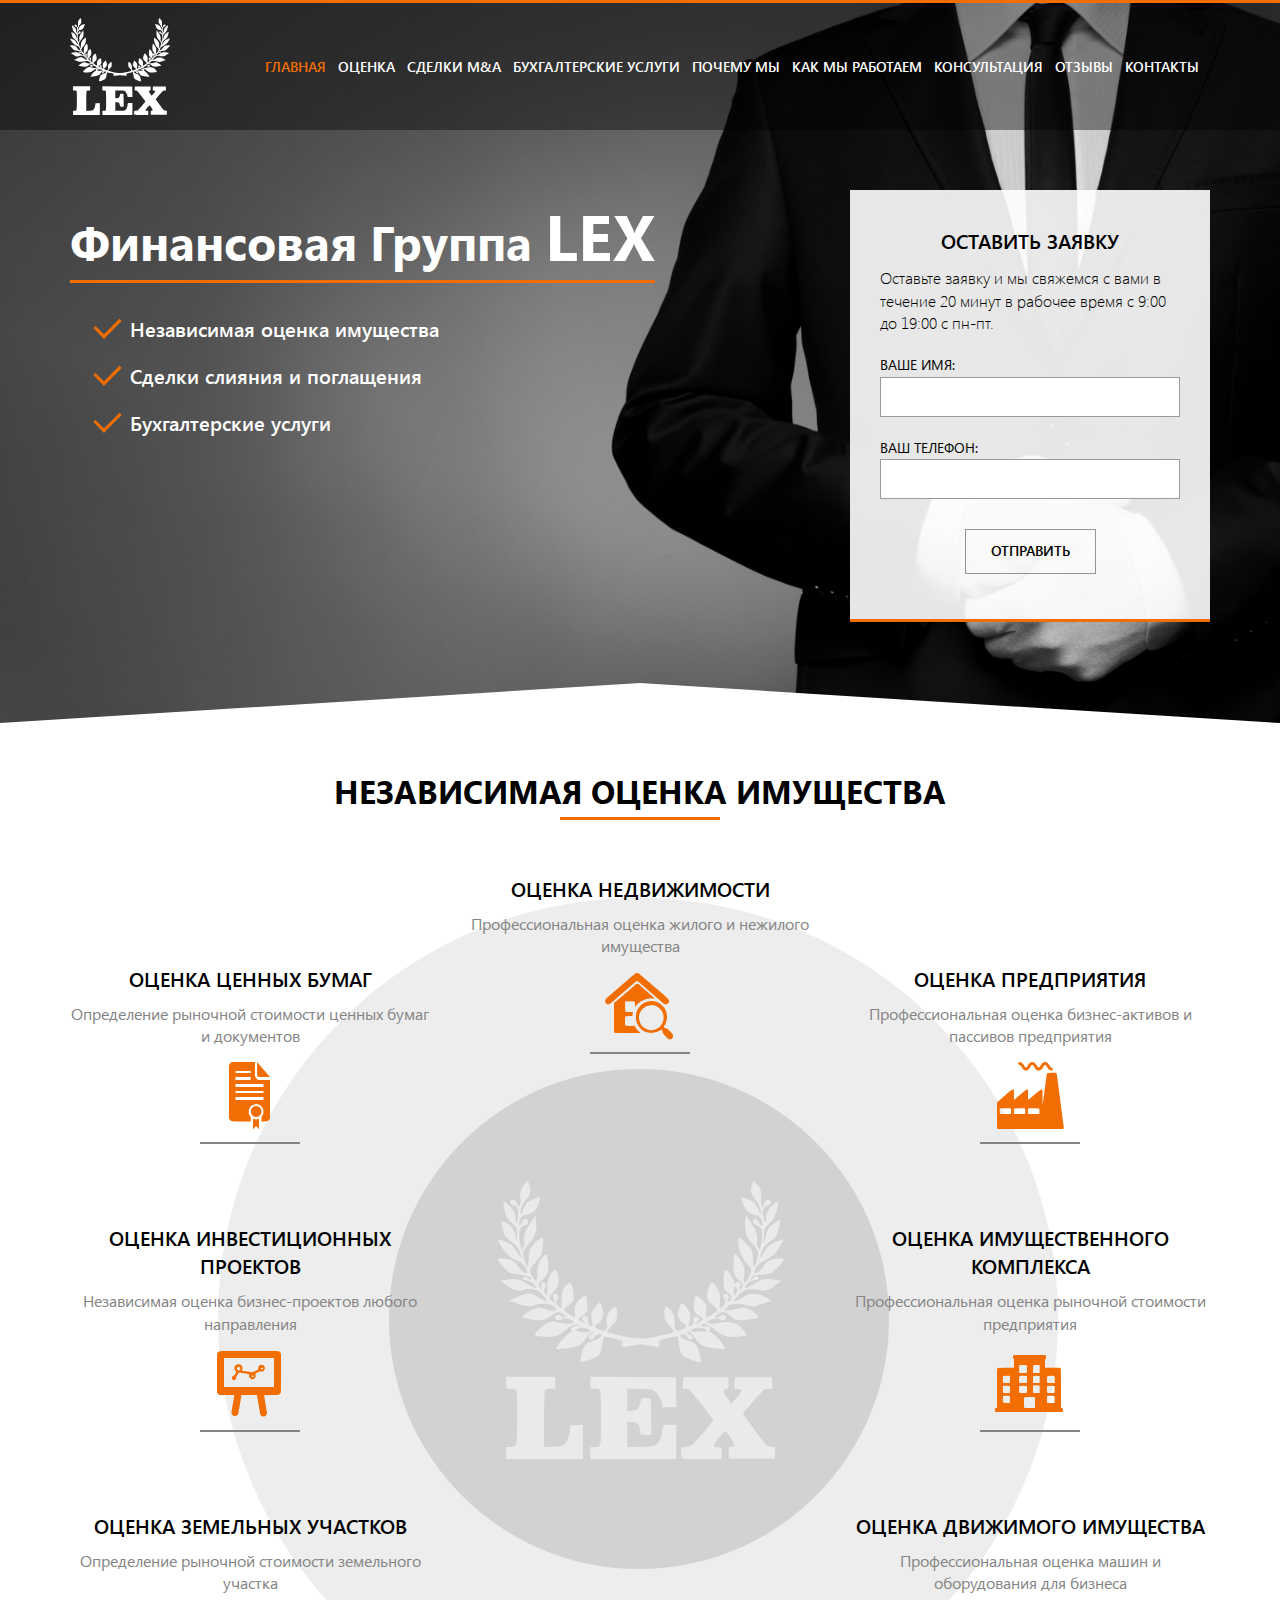
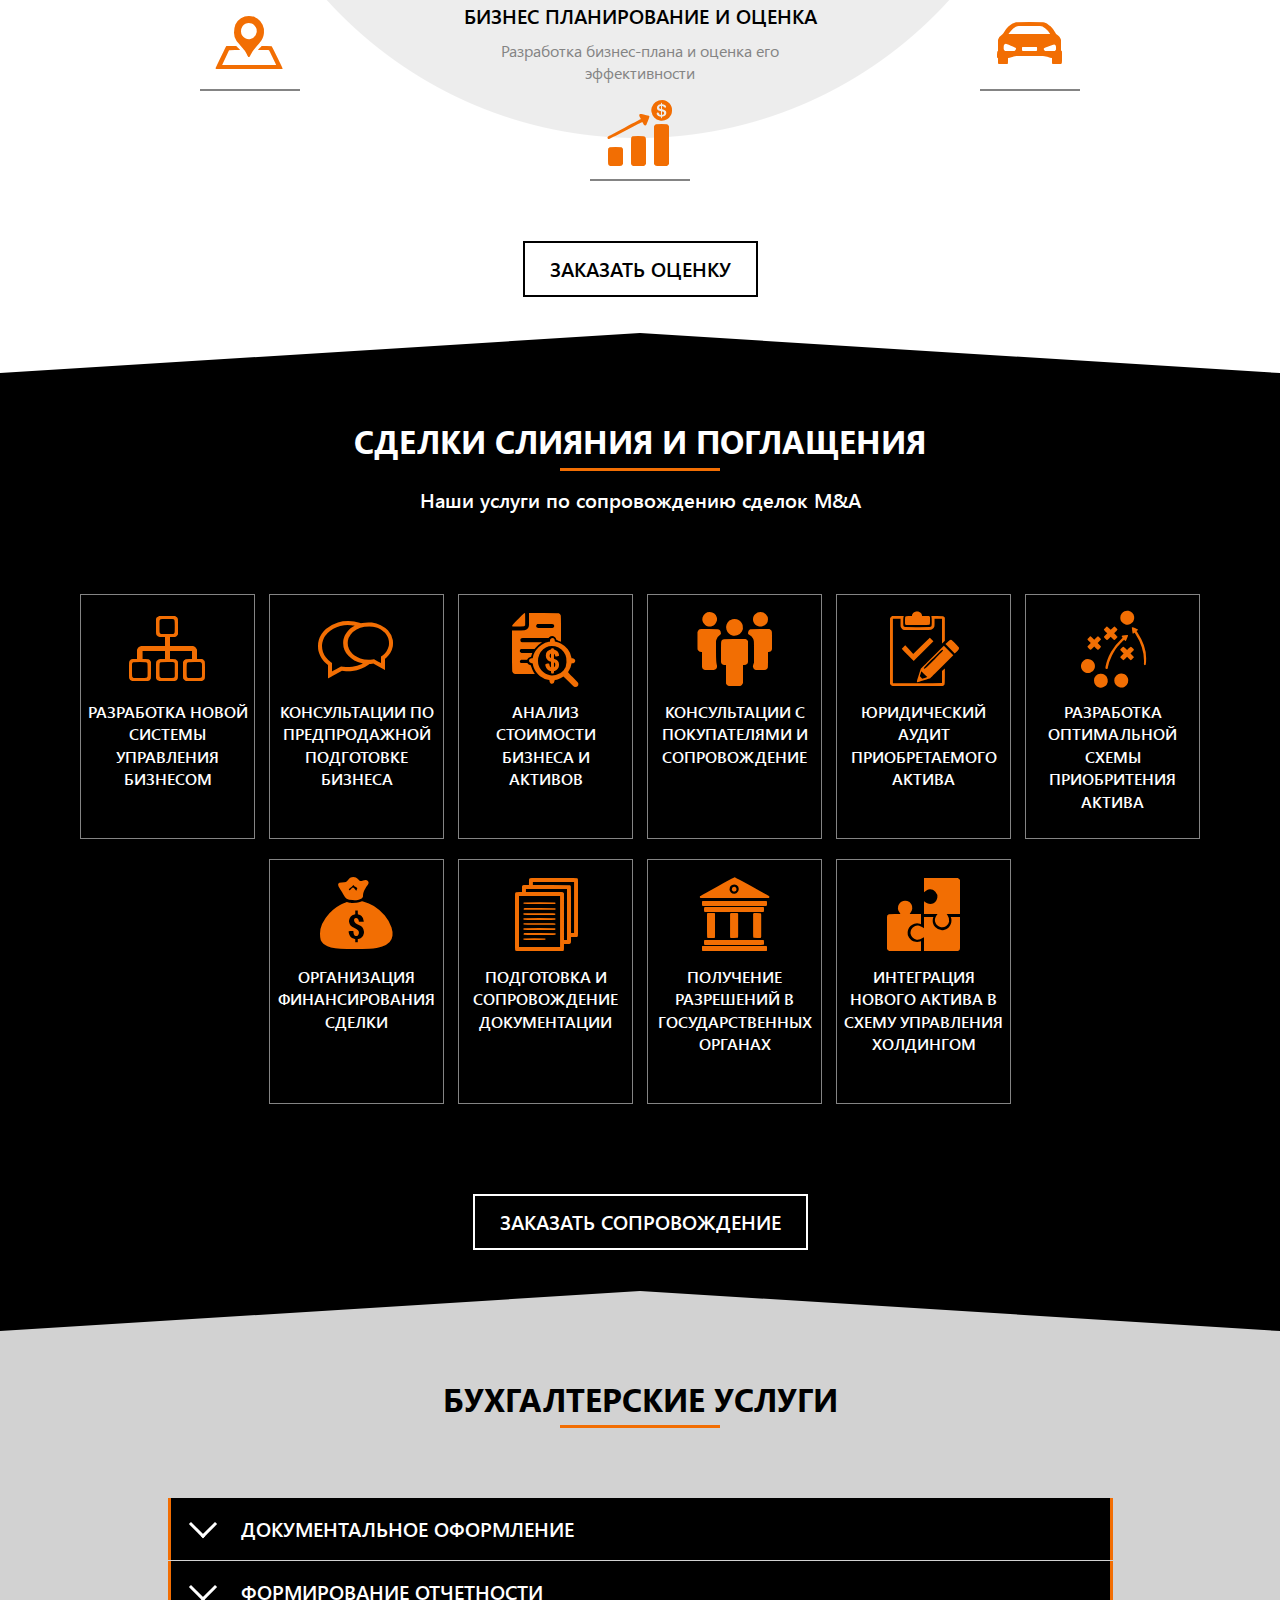
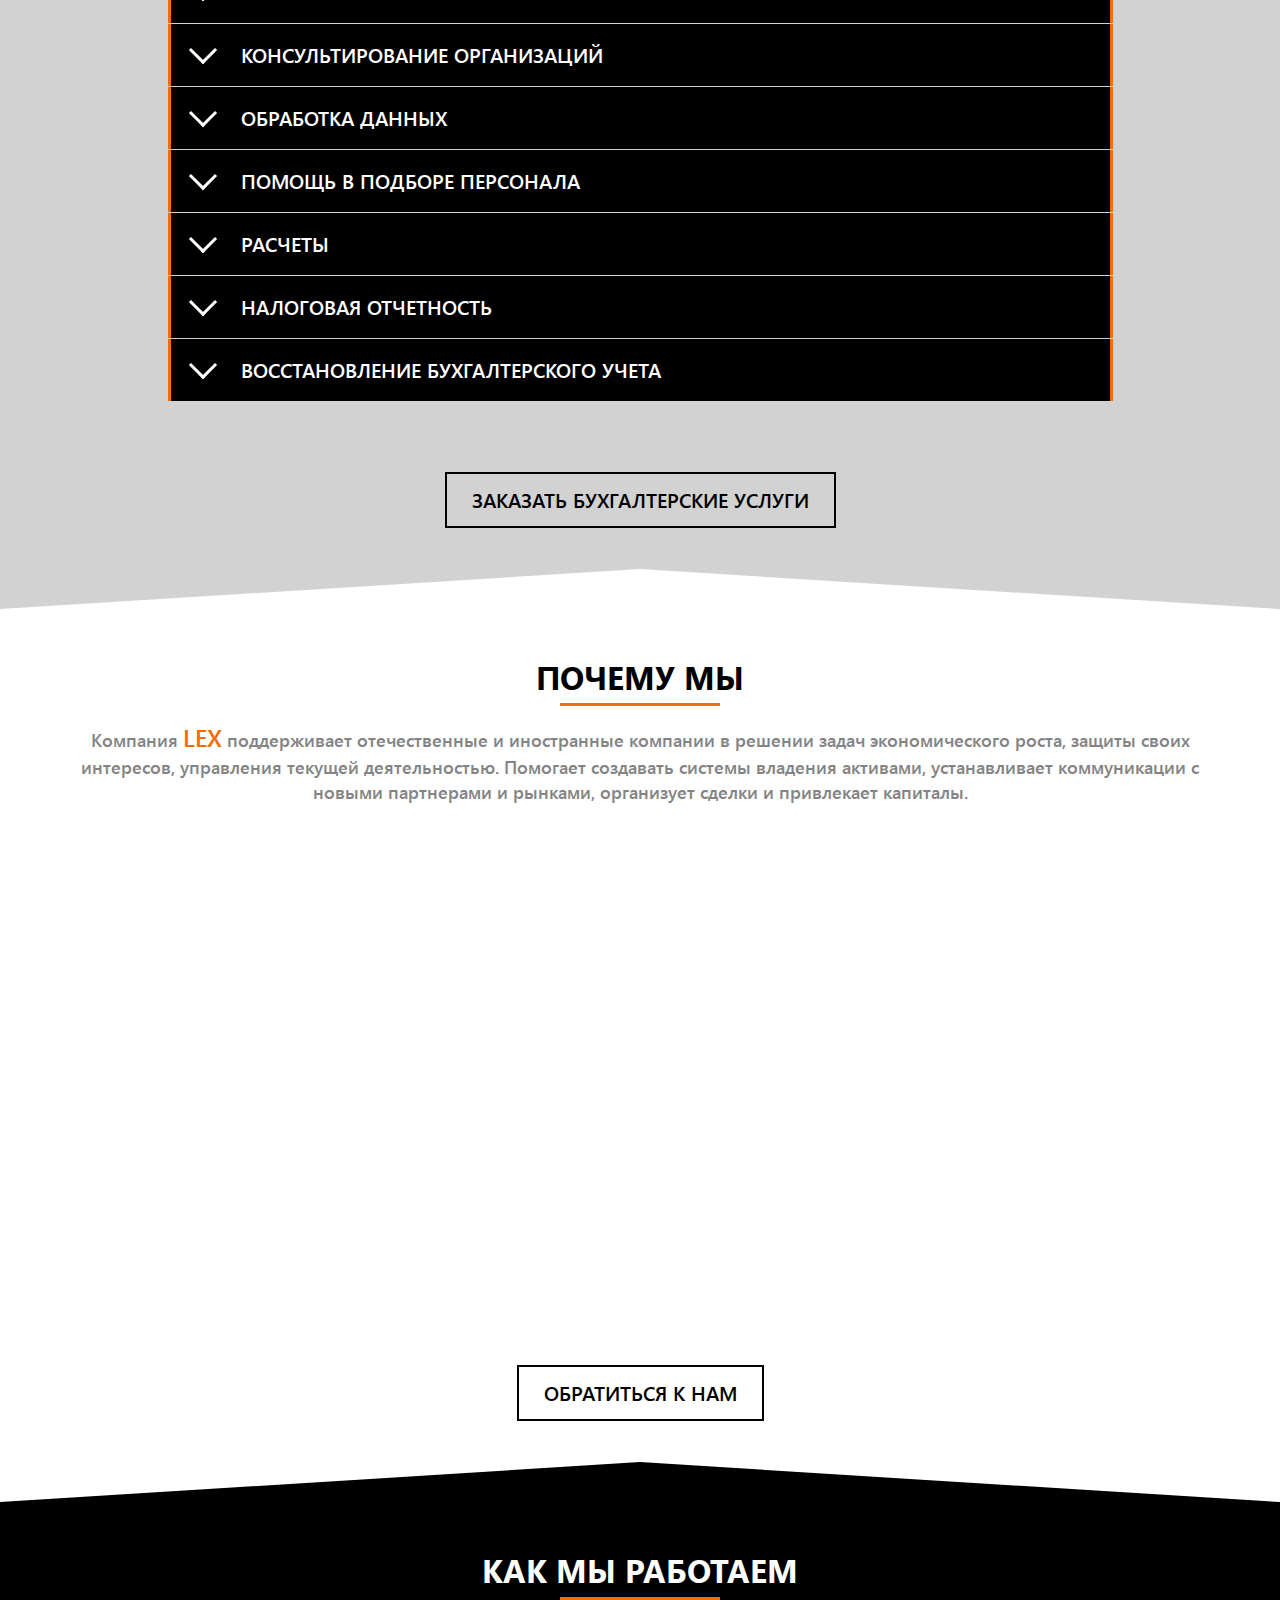
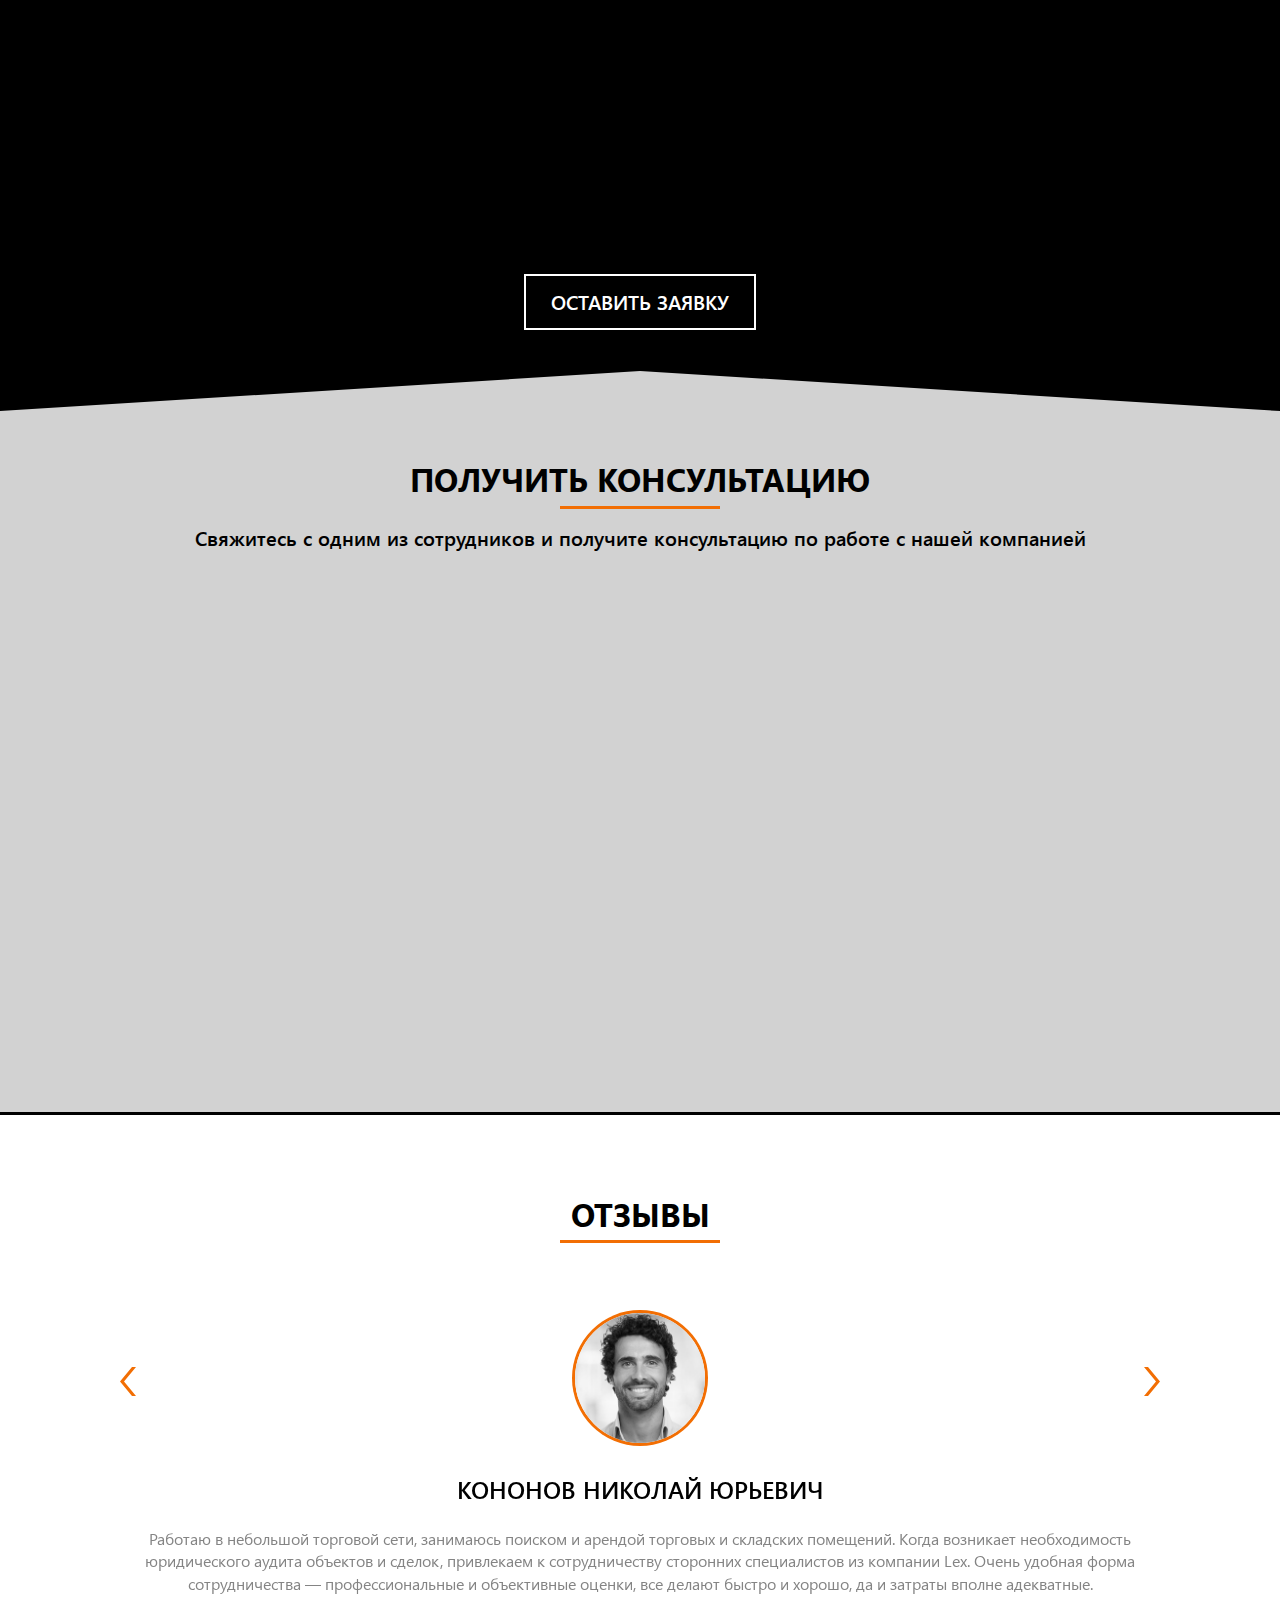
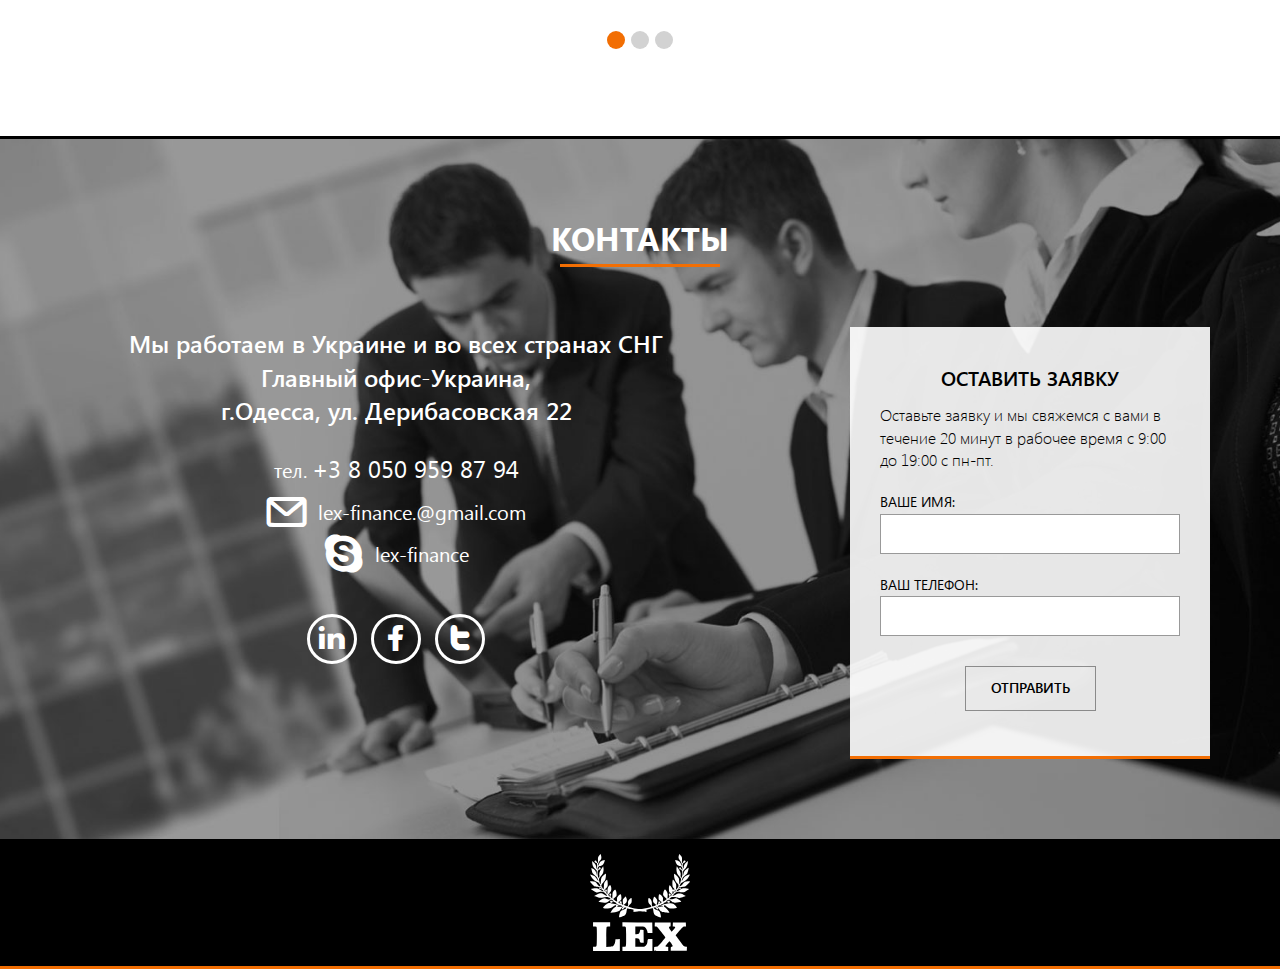
<file: lex/index.html>
<!DOCTYPE html>
<html class="no-js" lang="ru">

<head>
    <meta charset="utf-8">
    
    <title>Lex</title>
    
    <meta name="description" content="">
    <meta http-equiv="X-UA-Compatible" content="IE=edge">
    <meta name="viewport" content="width=device-width, initial-scale=1, maximum-scale=1">
    <meta property="og:image" content="path/to/image.jpg">
    
    <link rel="shortcut icon" href="img/favicon/favicon.ico" type="image/x-icon">
    <link rel="apple-touch-icon" href="img/favicon/apple-touch-icon.png">
    <link rel="apple-touch-icon" sizes="72x72" href="img/favicon/apple-touch-icon-72x72.png">
    <link rel="apple-touch-icon" sizes="114x114" href="img/favicon/apple-touch-icon-114x114.png">

    <!-- Bootstrap v3.3.4 Grid Styles -->
    <style>html{font-family:sans-serif;-ms-text-size-adjust:100%;-webkit-text-size-adjust:100%}body{margin:0}article,aside,details,figcaption,figure,footer,header,hgroup,main,menu,nav,section,summary{display:block}audio,canvas,progress,video{display:inline-block;vertical-align:baseline}audio:not([controls]){display:none;height:0}[hidden],template{display:none}a{background-color:transparent}a:active,a:hover{outline:0}abbr[title]{border-bottom:1px dotted}b,strong{font-weight:bold}dfn{font-style:italic}h1{font-size:2em;margin:0.67em 0}mark{background:#ff0;color:#000}small{font-size:80%}sub,sup{font-size:75%;line-height:0;position:relative;vertical-align:baseline}sup{top:-0.5em}sub{bottom:-0.25em}img{border:0}svg:not(:root){overflow:hidden}figure{margin:1em 40px}hr{-moz-box-sizing:content-box;-webkit-box-sizing:content-box;box-sizing:content-box;height:0}pre{overflow:auto}code,kbd,pre,samp{font-family:monospace, monospace;font-size:1em}button,input,optgroup,select,textarea{color:inherit;font:inherit;margin:0}button{overflow:visible}button,select{text-transform:none}button,html input[type="button"],input[type="reset"],input[type="submit"]{-webkit-appearance:button;cursor:pointer}button[disabled],html input[disabled]{cursor:default}button::-moz-focus-inner,input::-moz-focus-inner{border:0;padding:0}input{line-height:normal}input[type="checkbox"],input[type="radio"]{-webkit-box-sizing:border-box;-moz-box-sizing:border-box;box-sizing:border-box;padding:0}input[type="number"]::-webkit-inner-spin-button,input[type="number"]::-webkit-outer-spin-button{height:auto}input[type="search"]{-webkit-appearance:textfield;-moz-box-sizing:content-box;-webkit-box-sizing:content-box;box-sizing:content-box}input[type="search"]::-webkit-search-cancel-button,input[type="search"]::-webkit-search-decoration{-webkit-appearance:none}fieldset{border:1px solid #c0c0c0;margin:0 2px;padding:0.35em 0.625em 0.75em}legend{border:0;padding:0}textarea{overflow:auto}optgroup{font-weight:bold}table{border-collapse:collapse;border-spacing:0}td,th{padding:0}*{-webkit-box-sizing:border-box;-moz-box-sizing:border-box;box-sizing:border-box}*:before,*:after{-webkit-box-sizing:border-box;-moz-box-sizing:border-box;box-sizing:border-box}html{font-size:10px;-webkit-tap-highlight-color:rgba(0,0,0,0)}body{font-family:"Helvetica Neue",Helvetica,Arial,sans-serif;font-size:14px;line-height:1.42857143;color:#333;background-color:#fff}input,button,select,textarea{font-family:inherit;font-size:inherit;line-height:inherit}a{color:#337ab7;text-decoration:none}a:hover,a:focus{color:#23527c;text-decoration:underline}a:focus{outline:thin dotted;outline:5px auto -webkit-focus-ring-color;outline-offset:-2px}figure{margin:0}img{vertical-align:middle}.img-responsive{display:block;max-width:100%;height:auto}.img-rounded{border-radius:6px}.img-thumbnail{padding:4px;line-height:1.42857143;background-color:#fff;border:1px solid #ddd;border-radius:4px;-webkit-transition:all .2s ease-in-out;-o-transition:all .2s ease-in-out;transition:all .2s ease-in-out;display:inline-block;max-width:100%;height:auto}.img-circle{border-radius:50%}hr{margin-top:20px;margin-bottom:20px;border:0;border-top:1px solid #eee}.sr-only{position:absolute;width:1px;height:1px;margin:-1px;padding:0;overflow:hidden;clip:rect(0, 0, 0, 0);border:0}.sr-only-focusable:active,.sr-only-focusable:focus{position:static;width:auto;height:auto;margin:0;overflow:visible;clip:auto}[role="button"]{cursor:pointer}.container{margin-right:auto;margin-left:auto;padding-left:15px;padding-right:15px}@media (min-width:768px){.container{width:750px}}@media (min-width:992px){.container{width:970px}}@media (min-width:1200px){.container{width:1170px}}.container-fluid{margin-right:auto;margin-left:auto;padding-left:15px;padding-right:15px}.row{margin-left:-15px;margin-right:-15px}.col-xs-1, .col-sm-1, .col-md-1, .col-lg-1, .col-xs-2, .col-sm-2, .col-md-2, .col-lg-2, .col-xs-3, .col-sm-3, .col-md-3, .col-lg-3, .col-xs-4, .col-sm-4, .col-md-4, .col-lg-4, .col-xs-5, .col-sm-5, .col-md-5, .col-lg-5, .col-xs-6, .col-sm-6, .col-md-6, .col-lg-6, .col-xs-7, .col-sm-7, .col-md-7, .col-lg-7, .col-xs-8, .col-sm-8, .col-md-8, .col-lg-8, .col-xs-9, .col-sm-9, .col-md-9, .col-lg-9, .col-xs-10, .col-sm-10, .col-md-10, .col-lg-10, .col-xs-11, .col-sm-11, .col-md-11, .col-lg-11, .col-xs-12, .col-sm-12, .col-md-12, .col-lg-12{position:relative;min-height:1px;padding-left:15px;padding-right:15px}.col-xs-1, .col-xs-2, .col-xs-3, .col-xs-4, .col-xs-5, .col-xs-6, .col-xs-7, .col-xs-8, .col-xs-9, .col-xs-10, .col-xs-11, .col-xs-12{float:left}.col-xs-12{width:100%}.col-xs-11{width:91.66666667%}.col-xs-10{width:83.33333333%}.col-xs-9{width:75%}.col-xs-8{width:66.66666667%}.col-xs-7{width:58.33333333%}.col-xs-6{width:50%}.col-xs-5{width:41.66666667%}.col-xs-4{width:33.33333333%}.col-xs-3{width:25%}.col-xs-2{width:16.66666667%}.col-xs-1{width:8.33333333%}.col-xs-pull-12{right:100%}.col-xs-pull-11{right:91.66666667%}.col-xs-pull-10{right:83.33333333%}.col-xs-pull-9{right:75%}.col-xs-pull-8{right:66.66666667%}.col-xs-pull-7{right:58.33333333%}.col-xs-pull-6{right:50%}.col-xs-pull-5{right:41.66666667%}.col-xs-pull-4{right:33.33333333%}.col-xs-pull-3{right:25%}.col-xs-pull-2{right:16.66666667%}.col-xs-pull-1{right:8.33333333%}.col-xs-pull-0{right:auto}.col-xs-push-12{left:100%}.col-xs-push-11{left:91.66666667%}.col-xs-push-10{left:83.33333333%}.col-xs-push-9{left:75%}.col-xs-push-8{left:66.66666667%}.col-xs-push-7{left:58.33333333%}.col-xs-push-6{left:50%}.col-xs-push-5{left:41.66666667%}.col-xs-push-4{left:33.33333333%}.col-xs-push-3{left:25%}.col-xs-push-2{left:16.66666667%}.col-xs-push-1{left:8.33333333%}.col-xs-push-0{left:auto}.col-xs-offset-12{margin-left:100%}.col-xs-offset-11{margin-left:91.66666667%}.col-xs-offset-10{margin-left:83.33333333%}.col-xs-offset-9{margin-left:75%}.col-xs-offset-8{margin-left:66.66666667%}.col-xs-offset-7{margin-left:58.33333333%}.col-xs-offset-6{margin-left:50%}.col-xs-offset-5{margin-left:41.66666667%}.col-xs-offset-4{margin-left:33.33333333%}.col-xs-offset-3{margin-left:25%}.col-xs-offset-2{margin-left:16.66666667%}.col-xs-offset-1{margin-left:8.33333333%}.col-xs-offset-0{margin-left:0}@media (min-width:768px){.col-sm-1, .col-sm-2, .col-sm-3, .col-sm-4, .col-sm-5, .col-sm-6, .col-sm-7, .col-sm-8, .col-sm-9, .col-sm-10, .col-sm-11, .col-sm-12{float:left}.col-sm-12{width:100%}.col-sm-11{width:91.66666667%}.col-sm-10{width:83.33333333%}.col-sm-9{width:75%}.col-sm-8{width:66.66666667%}.col-sm-7{width:58.33333333%}.col-sm-6{width:50%}.col-sm-5{width:41.66666667%}.col-sm-4{width:33.33333333%}.col-sm-3{width:25%}.col-sm-2{width:16.66666667%}.col-sm-1{width:8.33333333%}.col-sm-pull-12{right:100%}.col-sm-pull-11{right:91.66666667%}.col-sm-pull-10{right:83.33333333%}.col-sm-pull-9{right:75%}.col-sm-pull-8{right:66.66666667%}.col-sm-pull-7{right:58.33333333%}.col-sm-pull-6{right:50%}.col-sm-pull-5{right:41.66666667%}.col-sm-pull-4{right:33.33333333%}.col-sm-pull-3{right:25%}.col-sm-pull-2{right:16.66666667%}.col-sm-pull-1{right:8.33333333%}.col-sm-pull-0{right:auto}.col-sm-push-12{left:100%}.col-sm-push-11{left:91.66666667%}.col-sm-push-10{left:83.33333333%}.col-sm-push-9{left:75%}.col-sm-push-8{left:66.66666667%}.col-sm-push-7{left:58.33333333%}.col-sm-push-6{left:50%}.col-sm-push-5{left:41.66666667%}.col-sm-push-4{left:33.33333333%}.col-sm-push-3{left:25%}.col-sm-push-2{left:16.66666667%}.col-sm-push-1{left:8.33333333%}.col-sm-push-0{left:auto}.col-sm-offset-12{margin-left:100%}.col-sm-offset-11{margin-left:91.66666667%}.col-sm-offset-10{margin-left:83.33333333%}.col-sm-offset-9{margin-left:75%}.col-sm-offset-8{margin-left:66.66666667%}.col-sm-offset-7{margin-left:58.33333333%}.col-sm-offset-6{margin-left:50%}.col-sm-offset-5{margin-left:41.66666667%}.col-sm-offset-4{margin-left:33.33333333%}.col-sm-offset-3{margin-left:25%}.col-sm-offset-2{margin-left:16.66666667%}.col-sm-offset-1{margin-left:8.33333333%}.col-sm-offset-0{margin-left:0}}@media (min-width:992px){.col-md-1, .col-md-2, .col-md-3, .col-md-4, .col-md-5, .col-md-6, .col-md-7, .col-md-8, .col-md-9, .col-md-10, .col-md-11, .col-md-12{float:left}.col-md-12{width:100%}.col-md-11{width:91.66666667%}.col-md-10{width:83.33333333%}.col-md-9{width:75%}.col-md-8{width:66.66666667%}.col-md-7{width:58.33333333%}.col-md-6{width:50%}.col-md-5{width:41.66666667%}.col-md-4{width:33.33333333%}.col-md-3{width:25%}.col-md-2{width:16.66666667%}.col-md-1{width:8.33333333%}.col-md-pull-12{right:100%}.col-md-pull-11{right:91.66666667%}.col-md-pull-10{right:83.33333333%}.col-md-pull-9{right:75%}.col-md-pull-8{right:66.66666667%}.col-md-pull-7{right:58.33333333%}.col-md-pull-6{right:50%}.col-md-pull-5{right:41.66666667%}.col-md-pull-4{right:33.33333333%}.col-md-pull-3{right:25%}.col-md-pull-2{right:16.66666667%}.col-md-pull-1{right:8.33333333%}.col-md-pull-0{right:auto}.col-md-push-12{left:100%}.col-md-push-11{left:91.66666667%}.col-md-push-10{left:83.33333333%}.col-md-push-9{left:75%}.col-md-push-8{left:66.66666667%}.col-md-push-7{left:58.33333333%}.col-md-push-6{left:50%}.col-md-push-5{left:41.66666667%}.col-md-push-4{left:33.33333333%}.col-md-push-3{left:25%}.col-md-push-2{left:16.66666667%}.col-md-push-1{left:8.33333333%}.col-md-push-0{left:auto}.col-md-offset-12{margin-left:100%}.col-md-offset-11{margin-left:91.66666667%}.col-md-offset-10{margin-left:83.33333333%}.col-md-offset-9{margin-left:75%}.col-md-offset-8{margin-left:66.66666667%}.col-md-offset-7{margin-left:58.33333333%}.col-md-offset-6{margin-left:50%}.col-md-offset-5{margin-left:41.66666667%}.col-md-offset-4{margin-left:33.33333333%}.col-md-offset-3{margin-left:25%}.col-md-offset-2{margin-left:16.66666667%}.col-md-offset-1{margin-left:8.33333333%}.col-md-offset-0{margin-left:0}}@media (min-width:1200px){.col-lg-1, .col-lg-2, .col-lg-3, .col-lg-4, .col-lg-5, .col-lg-6, .col-lg-7, .col-lg-8, .col-lg-9, .col-lg-10, .col-lg-11, .col-lg-12{float:left}.col-lg-12{width:100%}.col-lg-11{width:91.66666667%}.col-lg-10{width:83.33333333%}.col-lg-9{width:75%}.col-lg-8{width:66.66666667%}.col-lg-7{width:58.33333333%}.col-lg-6{width:50%}.col-lg-5{width:41.66666667%}.col-lg-4{width:33.33333333%}.col-lg-3{width:25%}.col-lg-2{width:16.66666667%}.col-lg-1{width:8.33333333%}.col-lg-pull-12{right:100%}.col-lg-pull-11{right:91.66666667%}.col-lg-pull-10{right:83.33333333%}.col-lg-pull-9{right:75%}.col-lg-pull-8{right:66.66666667%}.col-lg-pull-7{right:58.33333333%}.col-lg-pull-6{right:50%}.col-lg-pull-5{right:41.66666667%}.col-lg-pull-4{right:33.33333333%}.col-lg-pull-3{right:25%}.col-lg-pull-2{right:16.66666667%}.col-lg-pull-1{right:8.33333333%}.col-lg-pull-0{right:auto}.col-lg-push-12{left:100%}.col-lg-push-11{left:91.66666667%}.col-lg-push-10{left:83.33333333%}.col-lg-push-9{left:75%}.col-lg-push-8{left:66.66666667%}.col-lg-push-7{left:58.33333333%}.col-lg-push-6{left:50%}.col-lg-push-5{left:41.66666667%}.col-lg-push-4{left:33.33333333%}.col-lg-push-3{left:25%}.col-lg-push-2{left:16.66666667%}.col-lg-push-1{left:8.33333333%}.col-lg-push-0{left:auto}.col-lg-offset-12{margin-left:100%}.col-lg-offset-11{margin-left:91.66666667%}.col-lg-offset-10{margin-left:83.33333333%}.col-lg-offset-9{margin-left:75%}.col-lg-offset-8{margin-left:66.66666667%}.col-lg-offset-7{margin-left:58.33333333%}.col-lg-offset-6{margin-left:50%}.col-lg-offset-5{margin-left:41.66666667%}.col-lg-offset-4{margin-left:33.33333333%}.col-lg-offset-3{margin-left:25%}.col-lg-offset-2{margin-left:16.66666667%}.col-lg-offset-1{margin-left:8.33333333%}.col-lg-offset-0{margin-left:0}}.clearfix:before,.clearfix:after,.container:before,.container:after,.container-fluid:before,.container-fluid:after,.row:before,.row:after{content:" ";display:table}.clearfix:after,.container:after,.container-fluid:after,.row:after{clear:both}.center-block{display:block;margin-left:auto;margin-right:auto}.pull-right{float:right !important}.pull-left{float:left !important}.hide{display:none !important}.show{display:block !important}.invisible{visibility:hidden}.text-hide{font:0/0 a;color:transparent;text-shadow:none;background-color:transparent;border:0}.hidden{display:none !important}.affix{position:fixed}@-ms-viewport{width:device-width}.visible-xs,.visible-sm,.visible-md,.visible-lg{display:none !important}.visible-xs-block,.visible-xs-inline,.visible-xs-inline-block,.visible-sm-block,.visible-sm-inline,.visible-sm-inline-block,.visible-md-block,.visible-md-inline,.visible-md-inline-block,.visible-lg-block,.visible-lg-inline,.visible-lg-inline-block{display:none !important}@media (max-width:767px){.visible-xs{display:block !important}table.visible-xs{display:table}tr.visible-xs{display:table-row !important}th.visible-xs,td.visible-xs{display:table-cell !important}}@media (max-width:767px){.visible-xs-block{display:block !important}}@media (max-width:767px){.visible-xs-inline{display:inline !important}}@media (max-width:767px){.visible-xs-inline-block{display:inline-block !important}}@media (min-width:768px) and (max-width:991px){.visible-sm{display:block !important}table.visible-sm{display:table}tr.visible-sm{display:table-row !important}th.visible-sm,td.visible-sm{display:table-cell !important}}@media (min-width:768px) and (max-width:991px){.visible-sm-block{display:block !important}}@media (min-width:768px) and (max-width:991px){.visible-sm-inline{display:inline !important}}@media (min-width:768px) and (max-width:991px){.visible-sm-inline-block{display:inline-block !important}}@media (min-width:992px) and (max-width:1199px){.visible-md{display:block !important}table.visible-md{display:table}tr.visible-md{display:table-row !important}th.visible-md,td.visible-md{display:table-cell !important}}@media (min-width:992px) and (max-width:1199px){.visible-md-block{display:block !important}}@media (min-width:992px) and (max-width:1199px){.visible-md-inline{display:inline !important}}@media (min-width:992px) and (max-width:1199px){.visible-md-inline-block{display:inline-block !important}}@media (min-width:1200px){.visible-lg{display:block !important}table.visible-lg{display:table}tr.visible-lg{display:table-row !important}th.visible-lg,td.visible-lg{display:table-cell !important}}@media (min-width:1200px){.visible-lg-block{display:block !important}}@media (min-width:1200px){.visible-lg-inline{display:inline !important}}@media (min-width:1200px){.visible-lg-inline-block{display:inline-block !important}}@media (max-width:767px){.hidden-xs{display:none !important}}@media (min-width:768px) and (max-width:991px){.hidden-sm{display:none !important}}@media (min-width:992px) and (max-width:1199px){.hidden-md{display:none !important}}@media (min-width:1200px){.hidden-lg{display:none !important}}.visible-print{display:none !important}@media print{.visible-print{display:block !important}table.visible-print{display:table}tr.visible-print{display:table-row !important}th.visible-print,td.visible-print{display:table-cell !important}}.visible-print-block{display:none !important}@media print{.visible-print-block{display:block !important}}.visible-print-inline{display:none !important}@media print{.visible-print-inline{display:inline !important}}.visible-print-inline-block{display:none !important}@media print{.visible-print-inline-block{display:inline-block !important}}@media print{.hidden-print{display:none !important}}</style>

    <!-- Header CSS (First Sections of Website: paste after release from header.min.css here) -->
    <style>@font-face{font-family:segoeuibold;src:url(../fonts/segoeuibold.eot);src:url(../fonts/segoeuibold.eot?#iefix) format("embedded-opentype"),url(../fonts/segoeuibold.woff2) format("woff2"),url(../fonts/segoeuibold.woff) format("woff"),url(../fonts/segoeuibold.ttf) format("truetype"),url(../fonts/segoeuibold.svg#segoeuibold) format("svg");font-weight:400;font-style:normal}@font-face{font-family:segoeuisemibold;src:url(../fonts/segoeuisemibold.eot);src:url(../fonts/segoeuisemibold.eot?#iefix) format("embedded-opentype"),url(../fonts/segoeuisemibold.woff2) format("woff2"),url(../fonts/segoeuisemibold.woff) format("woff"),url(../fonts/segoeuisemibold.ttf) format("truetype"),url(../fonts/segoeuisemibold.svg#segoeuisemibold) format("svg");font-weight:400;font-style:normal}@font-face{font-family:segoeuiregular;src:url(../fonts/segoeuiregular.eot);src:url(../fonts/segoeuiregular.eot?#iefix) format("embedded-opentype"),url(../fonts/segoeuiregular.woff2) format("woff2"),url(../fonts/segoeuiregular.woff) format("woff"),url(../fonts/segoeuiregular.ttf) format("truetype"),url(../fonts/segoeuiregular.svg#segoeuiregular) format("svg");font-weight:400;font-style:normal}@font-face{font-family:segoeuilight;src:url(../fonts/segoeuilight.eot);src:url(../fonts/segoeuilight.eot?#iefix) format("embedded-opentype"),url(../fonts/segoeuilight.woff2) format("woff2"),url(../fonts/segoeuilight.woff) format("woff"),url(../fonts/segoeuilight.ttf) format("truetype"),url(../fonts/segoeuilight.svg#segoeuilight) format("svg");font-weight:400;font-style:normal}@font-face{font-family:iconset;src:url(../fonts/iconset.eot);src:url(../fonts/iconset.eot?#iefix) format("embedded-opentype"),url(../fonts/iconset.woff2) format("woff2"),url(../fonts/iconset.woff) format("woff"),url(../fonts/iconset.ttf) format("truetype"),url(../fonts/iconset.svg#iconset) format("svg");font-weight:400;font-style:normal}@font-face{font-family:social-icon;src:url(../fonts/social-icon.eot);src:url(../fonts/social-icon.eot?#iefix) format("embedded-opentype"),url(../fonts/social-icon.woff2) format("woff2"),url(../fonts/social-icon.woff) format("woff"),url(../fonts/social-icon.ttf) format("truetype"),url(../fonts/social-icon.svg#social-icon) format("svg");font-weight:400;font-style:normal}body{position:relative;min-width:320px;font-family:segoeuiregular,sans-serif;font-size:16px;line-height:1.6;overflow-x:hidden;background-color:#fff;color:#000}.social-icon{font-family:social-icon;font-size:42px;font-style:normal;text-rendering:auto;text-transform:none;color:#fff;-webkit-font-smoothing:antialiased;-moz-osx-font:grayscale}.social-icon.a-soc::before{content:'a'}.social-icon.b-soc::before{content:'b'}.social-icon.c-soc::before{content:'c'}.social-icon.d-soc::before{content:'d'}.social-icon.e-soc::before{content:'e'}.icon{display:inline-block;font-family:iconset;font-size:48px;font-style:normal;text-rendering:auto;text-transform:none;color:#000;-webkit-font-smoothing:antialiased;-moz-osx-font:grayscale}.icon.a::before{content:'a'}.icon.b::before{content:'b'}.icon.c::before{content:'c'}.icon.d::before{content:'d'}.icon.e::before{content:'e'}.icon.f::before{content:'f'}.icon.g::before{content:'g'}.icon.h::before{content:'h'}.icon.i::before{content:'i'}.icon.j::before{content:'j'}.icon.k::before{content:'k'}.icon.l::before{content:'l'}.icon.m::before{content:'m'}.icon.n::before{content:'n'}.icon.o::before{content:'o'}.icon.p::before{content:'p'}.icon.q::before{content:'q'}.icon.r::before{content:'r'}.icon.s::before{content:'s'}.icon.t::before{content:'t'}.icon.u::before{content:'u'}.icon.v::before{content:'v'}.icon.w::before{content:'w'}.icon.x::before{content:'x'}.icon.y::before{content:'y'}::-webkit-input-placeholder{color:#666;opacity:1}:-moz-placeholder{color:#666;opacity:1}::-moz-placeholder{color:#666;opacity:1}:-ms-input-placeholder{color:#666;opacity:1}body input{outline:0}input{display:block;width:100%;height:40px;padding:5px 10px;font-size:18px;font-family:segoeuiregular,sans-serif;color:#000;background-color:#fff;border:1px solid rgba(0,0,0,.4)}input:focus{-webkit-box-shadow:inset 0 0 0 2px #f26e03;box-shadow:inset 0 0 0 2px #f26e03;border:1px solid transparent}input:focus:required:valid{-webkit-box-shadow:inset 0 0 0 2px #f26e03;box-shadow:inset 0 0 0 2px #f26e03;border:1px solid transparent}input:focus:required:invalid{-webkit-box-shadow:inset 0 0 0 2px #de0000;box-shadow:inset 0 0 0 2px #de0000;border:1px solid transparent}.hidden{display:none}a,a:active,a:focus,a:hover{color:#fff;text-decoration:none;outline:0}.box{padding:30px 0 70px 0}.headers{position:relative;margin:0;text-align:center;font-family:segoeuibold,sans-serif;font-size:32px;line-height:1.2;font-weight:400;text-transform:uppercase}.headers::after{position:absolute;display:inline-block;bottom:-10px;left:50%;content:'';margin-left:-80px;height:3px;width:160px;background-color:#f26e03}.headers-light{color:#fff}.forms{padding:35px 30px 45px 30px;font-family:segoeuilight,sans-serif;background-color:rgba(255,255,255,.9);color:#000;border-bottom:3px solid #f26e03}@media only screen and (max-width:479px){.forms{padding:30px 25px 40px 25px}}.forms h4{margin:0 0 10px 0;font-family:segoeuisemibold,sans-serif;font-size:20px;font-weight:400;text-align:center;text-transform:uppercase}.forms p{margin:0;line-height:1.4}.forms label{display:block;margin-top:20px}.forms span{display:block;font-size:14px;font-family:segoeuiregular,sans-serif;text-transform:uppercase}.forms .form-btn{margin-top:30px;border:1px solid rgba(0,0,0,.4);background-color:transparent;-webkit-transition:all .5s ease;transition:all .5s ease}.forms .form-btn:active,.forms .form-btn:focus,.forms .form-btn:hover{border:1px solid #f26e03}.button-wrapp{text-align:center}.buttons{display:inline-block;padding:10px 25px;border:none;outline:0;font-size:14px;font-family:segoeuisemibold,sans-serif;text-transform:uppercase}.dark-btn{border:2px solid #000;font-size:20px;color:#000;-webkit-transition:all .5s ease;transition:all .5s ease}.dark-btn:active,.dark-btn:focus,.dark-btn:hover{color:#000;border:2px solid #f26e03}.light-btn{border:2px solid #fff;font-size:20px;color:#fff;-webkit-transition:all .5s ease;transition:all .5s ease}.light-btn:active,.light-btn:focus,.light-btn:hover{border:2px solid #f26e03}#header{min-height:620px;padding-bottom:120px;background-size:cover;background-repeat:no-repeat;background-position:top right;border-top:3px solid #f26e03}#header .header-top{padding:15px 0;background-color:rgba(0,0,0,.4)}@media only screen and (max-width:479px){#header .header-top{padding:10px 0}}#header .header-top .logo{display:block;width:100px}@media only screen and (max-width:479px){#header .header-top .logo{width:80px}}#header .header-top .logo img{width:100%}#header .header-top .main-menu-wrapp{position:relative}#header .header-top .main-menu-wrapp .main-menu{font-size:14px;line-height:97px;text-transform:uppercase;font-family:segoeuisemibold,sans-serif;color:#fff}@media only screen and (min-width:1200px){#header .header-top .main-menu-wrapp .main-menu{display:block!important}}@media only screen and (max-width:1199px){#header .header-top .main-menu-wrapp .main-menu{display:none;min-width:320px;position:absolute;right:0;top:88px;z-index:1;background-color:#000;text-align:center;border-top:2px solid #f26e03;border-bottom:2px solid #f26e03}}@media only screen and (max-width:479px){#header .header-top .main-menu-wrapp .main-menu{line-height:78px}}@media only screen and (max-width:320px){#header .header-top .main-menu-wrapp .main-menu{right:-15px}}#header .header-top .main-menu-wrapp .main-menu ul{margin:0;padding:0;list-style:none}#header .header-top .main-menu-wrapp .main-menu ul li{display:inline-block;margin-right:8px;cursor:pointer;-webkit-transition:all .5s ease;transition:all .5s ease}#header .header-top .main-menu-wrapp .main-menu ul li.active>a{color:#f26e03}@media only screen and (max-width:1199px){#header .header-top .main-menu-wrapp .main-menu ul li{display:block;margin-right:0;line-height:1.6;border-bottom:1px solid rgba(255,255,255,.1)}}#header .header-top .main-menu-wrapp .main-menu ul li:last-child{margin-right:0}@media only screen and (max-width:1199px){#header .header-top .main-menu-wrapp .main-menu ul li:last-child{border-bottom:none}}#header .header-top .main-menu-wrapp .main-menu ul li a{display:block;background-color:transparent;-webkit-transition:all .5s ease;transition:all .5s ease}@media only screen and (max-width:1199px){#header .header-top .main-menu-wrapp .main-menu ul li a{padding:10px 25px}}#header .header-top .main-menu-wrapp .main-menu ul li a:hover{color:#f26e03}@media only screen and (max-width:1199px){#header .header-top .main-menu-wrapp .main-menu ul li a:hover{background-color:#1c1b1b}}#header .header-top .main-menu-wrapp .toggle-menu{position:absolute;right:0;top:0;display:block;width:28px;height:28px;margin-top:40.5px}@media only screen and (max-width:479px){#header .header-top .main-menu-wrapp .toggle-menu{margin-top:31.5px}}#header .header-top .main-menu-wrapp .toggle-menu span:after,#header .header-top .main-menu-wrapp .toggle-menu span:before{content:"";position:absolute;left:0;top:9px}#header .header-top .main-menu-wrapp .toggle-menu span:after{top:18px}#header .header-top .main-menu-wrapp .toggle-menu span{position:relative;display:block}#header .header-top .main-menu-wrapp .toggle-menu span,#header .header-top .main-menu-wrapp .toggle-menu span:after,#header .header-top .main-menu-wrapp .toggle-menu span:before{width:100%;height:3px;background-color:#fff;-webkit-transition:all .3s;transition:all .3s;-webkit-backface-visibility:hidden;backface-visibility:hidden;-webkit-border-radius:2px;border-radius:2px}#header .header-top .main-menu-wrapp .toggle-menu.on span{background-color:transparent}#header .header-top .main-menu-wrapp .toggle-menu.on span:before{-webkit-transform:rotate(45deg) translate(-1px,0);-ms-transform:rotate(45deg) translate(-1px,0);transform:rotate(45deg) translate(-1px,0)}#header .header-top .main-menu-wrapp .toggle-menu.on span:after{-webkit-transform:rotate(-45deg) translate(6px,-7px);-ms-transform:rotate(-45deg) translate(6px,-7px);transform:rotate(-45deg) translate(6px,-7px)}#header .header-top .main-menu-wrapp .toggle-menu.on+#menu{opacity:1;visibility:visible}#header .header-middle{margin-top:60px}@media only screen and (max-width:479px){#header .header-middle{margin-top:30px}}#header .header-middle .header-left{margin-bottom:40px}#header .header-middle .header-left .header-title{display:inline-block;margin:0;font-size:48px;font-family:segoeuibold,sans-serif;font-weight:400;line-height:1.4;color:#fff;text-transform:capitalize;border-bottom:3px solid #f26e03}@media only screen and (max-width:1199px){#header .header-middle .header-left .header-title{font-size:40px}}@media only screen and (max-width:479px){#header .header-middle .header-left .header-title{text-align:center;line-height:1.2}}#header .header-middle .header-left .header-title span{font-size:64px;text-transform:uppercase}@media only screen and (max-width:1199px){#header .header-middle .header-left .header-title span{font-size:56px}}#header .header-middle .header-left ul{padding:0;margin:30px 0 0 25px;list-style:none}#header .header-middle .header-left ul li{margin-bottom:15px;font-size:20px;font-family:segoeuisemibold,sans-serif;color:#fff}@media only screen and (max-width:479px){#header .header-middle .header-left ul li{font-size:18px}}@media only screen and (max-width:365px){#header .header-middle .header-left ul li{font-size:15px}}#header .header-middle .header-left ul li:last-child{margin-bottom:0}#header .header-middle .header-left ul li .mark{position:relative;bottom:5px;display:inline-block;margin-right:10px;width:25px;height:15px;border-left:3px solid #f26e03;border-bottom:3px solid #f26e03;-webkit-transform:rotate(-45deg);-ms-transform:rotate(-45deg);transform:rotate(-45deg)}@media only screen and (max-width:479px){#header .header-middle .header-left ul li .mark{width:20px;height:10px}}</style>

    <link rel="stylesheet" href="css/libs.min.css">
    <!--<link rel="stylesheet" href="css/header.min.css">-->
    <link rel="stylesheet" href="css/main.min.css">
</head>

<body>
    <!-- Header -->
    <header id="header" style="background-image: url(img/bg-top.jpg);">
        <div class="header-top">
            <div class="container">
                <div class="row">
                    <div class="col-md-2 col-sm-2 col-xs-2">
                        <a href="/" class="logo"><img src="img/logo.svg" alt="Lex"></a>
                    </div>
                    <div class="col-md-10 col-sm-10 col-xs-10">
                        <div class="main-menu-wrapp">
                            <nav class="main-menu">
                                <ul>
                                    <li class="active"><a href="#" data-target="anchor">Главная</a></li>
                                    <li><a href="#valuation" data-target="anchor">Оценка</a></li>
                                    <li><a href="#deals" data-target="anchor">Сделки M&amp;A</a></li>
                                    <li><a href="#accountant" data-target="anchor">Бухгалтерские услуги</a></li>
                                    <li><a href="#why-we" data-target="anchor">Почему мы</a></li>
                                    <li><a href="#how-work" data-target="anchor">Как мы работаем</a></li>
                                    <li><a href="#consult" data-target="anchor">Консультация</a></li>
                                    <li><a href="#reviews" data-target="anchor">Отзывы</a></li>
                                    <li><a href="#contacts" data-target="anchor">Контакты</a></li>
                                </ul>
                            </nav>
                            <a href="#" class="toggle-menu hidden-lg"><span></span></a>
                        </div>
                    </div>
                </div><!-- row end -->
            </div><!-- container end -->
        </div>
        <div class="header-middle">
            <div class="container">
                <div class="row">
                    <div class="col-md-8">
                        <div class="header-left">
                            <h1 class="header-title">Финансовая группа <span>Lex</span></h1>
                            <ul>
                                <li><span class="mark"></span>Независимая оценка имущества</li>
                                <li><span class="mark"></span>Сделки слияния и поглащения</li>
                                <li><span class="mark"></span>Бухгалтерские услуги</li>
                            </ul>
                        </div>
                    </div>
                    <div class="col-md-4">
                        <div class="header-right">
                            <form class="forms">
                                <h4>Оставить заявку</h4>
                                <p>Оставьте заявку и мы свяжемся с вами в течение 20 минут в рабочее время с 9:00 до 19:00 c пн-пт.</p>
                                <label for="name-1">
                                    <span>Ваше имя:</span>
                                    <input type="text" id="name-1" name="name" required>
                                </label>
                                <label for="phone-1">
                                    <span>Ваш телефон:</span>
                                    <input type="text" id="phone-1" name="phone" required>
                                </label>
                                <div class="button-wrapp">
                                    <button class="buttons form-btn">Отправить</button>
                                </div>
                                <input type="hidden" name="formname" value="Заявка с верхней формы">
                            </form>
                        </div>
                    </div>
                </div><!-- row end -->
            </div><!-- container end -->
        </div>
    </header>
    <!-- Header End -->
    
    <!-- Valuation -->
    <section id="valuation" class="box">
        <div class="triangle-white"></div>
        <div class="container">
            <div class="row">
                <div class="col-md-12">
                    <h2 class="headers">Независимая оценка имущества</h2>
                </div>
            </div><!-- row end -->
        </div><!-- container end -->
        <div class="valuation-content">
            <div class="container">
                <div class="row">
                    <div class="col-md-4 col-sm-4">
                        <div class="valuation-item">
                            <h3 class="valuation-title">Оценка ценных бумаг</h3>
                            <p class="valuation-descr">Определение рыночной стоимости ценных бумаг и документов</p>
                            <i class="valuation-icon icon a"></i>
                        </div>
                    </div>
                    <div class="col-md-4 col-sm-4">
                        <div class="valuation-item zero-top">
                            <h3 class="valuation-title">Оценка недвижимости</h3>
                            <p class="valuation-descr">Профессиональная оценка жилого и нежилого имущества</p>
                            <i class="valuation-icon icon d"></i>
                        </div>
                    </div>
                    <div class="col-md-4 col-sm-4">
                        <div class="valuation-item">
                            <h3 class="valuation-title">Оценка предприятия</h3>
                            <p class="valuation-descr">Профессиональная оценка бизнес-активов и пассивов предприятия</p>
                            <i class="valuation-icon icon b"></i>
                        </div>
                    </div>
                </div><!-- row end -->
                <div class="row">
                    <div class="col-md-4 col-sm-4">
                        <div class="valuation-item">
                            <h3 class="valuation-title">Оценка инвестиционных проектов</h3>
                            <p class="valuation-descr">Независимая оценка бизнес-проектов любого направления</p>
                            <i class="valuation-icon icon f"></i>
                        </div>
                    </div>
                    <div class="col-md-4 col-md-offset-4 col-sm-4 col-sm-offset-4">
                        <div class="valuation-item">
                            <h3 class="valuation-title">Оценка имущественного комплекса</h3>
                            <p class="valuation-descr">Профессиональная оценка рыночной стоимости предприятия</p>
                            <i class="valuation-icon icon c"></i>
                        </div>
                    </div>
                </div><!-- row end -->
                <div class="row">
                    <div class="col-md-4 col-sm-4">
                        <div class="valuation-item">
                            <h3 class="valuation-title">Оценка земельных участков</h3>
                            <p class="valuation-descr">Определение рыночной стоимости земельного участка</p>
                            <i class="valuation-icon icon e"></i>
                        </div>
                    </div>
                    <div class="col-md-4 col-sm-4">
                        <div class="valuation-item zero-bottom">
                            <h3 class="valuation-title">Бизнес планирование и оценка</h3>
                            <p class="valuation-descr">Разработка бизнес-плана и оценка его эффективности</p>
                            <i class="valuation-icon icon h"></i>
                        </div>
                    </div>
                    <div class="col-md-4 col-sm-4">
                        <div class="valuation-item">
                            <h3 class="valuation-title">Оценка движимого имущества</h3>
                            <p class="valuation-descr">Профессиональная оценка машин и оборудования для бизнеса</p>
                            <i class="valuation-icon icon g"></i>
                        </div>
                    </div>
                </div><!-- row end -->
                <div class="row">
                    <div class="col-md-12">
                        <div class="button-wrapp">
                            <a href="#callback" class="buttons dark-btn valuation-btn popup">Заказать оценку</a>
                        </div>
                    </div>
                </div><!-- row end -->
            </div><!-- container end -->
        </div>
    </section>
    <!-- Valuation End-->
    
    <!-- Deals -->
    <section id="deals" class="box">
       <div class="triangle-black"></div>
       <div class="container">
            <div class="row">
                <div class="col-md-12">
                    <h2 class="headers headers-light">Сделки слияния и поглащения</h2>
                    <p class="deals-descr">Наши услуги по сопровождению сделок <span>M&amp;A</span></p>
                </div>
            </div><!-- row end -->
            <div class="deals-content">
                <div class="deals-item">
                    <i class="deals-icon icon i"></i>
                    <h3>Разработка новой системы управления бизнесом</h3>
                </div>
                <div class="deals-item">
                    <i class="deals-icon icon j"></i>
                    <h3>Консультации по предпродажной подготовке бизнеса</h3>
                </div>
                <div class="deals-item">
                    <i class="deals-icon icon k"></i>
                    <h3>Анализ стоимости бизнеса и активов</h3>
                </div>
                <div class="deals-item">
                    <i class="deals-icon icon l"></i>
                    <h3>Консультации с покупателями и сопровождение</h3>
                </div>
                <div class="deals-item">
                    <i class="deals-icon icon m"></i>
                    <h3>Юридический аудит приобретаемого актива</h3>
                </div>
                <div class="deals-item">
                    <i class="deals-icon icon n"></i>
                    <h3>Разработка оптимальной схемы приобритения актива</h3>
                </div>
                <div class="deals-item">
                    <i class="deals-icon icon o"></i>
                    <h3>Организация финансирования сделки</h3>
                </div>
                <div class="deals-item">
                    <i class="deals-icon icon p"></i>
                    <h3>Подготовка и сопровождение документации</h3>
                </div>
                <div class="deals-item">
                    <i class="deals-icon icon q"></i>
                    <h3>Получение разрешений в государственных органах</h3>
                </div>
                <div class="deals-item">
                    <i class="deals-icon icon r"></i>
                    <h3>Интеграция нового актива в схему управления холдингом</h3>
                </div>
            </div><!-- deals-content end -->
            <div class="row">
                <div class="col-md-12">
                    <div class="button-wrapp">
                        <a href="#callback" class="buttons deals-btn light-btn popup">Заказать сопровождение</a>
                    </div>
                </div>
            </div><!-- row end -->
        </div><!-- container end -->
    </section>
    <!-- Deals End-->
    
    <!-- Accountant -->
    <section id="accountant" class="box">
        <div class="triangle-grey"></div>
        <div class="container">
            <div class="row">
                <div class="col-md-12">
                    <h2 class="headers">Бухгалтерские услуги</h2>
                </div>
            </div><!-- row end -->
            <div class="accountant-content">
                <div class="row">
                    <div class="col-md-10 col-md-offset-1">
                        <div class="accordion">
                            <div class="accordion_item">
                                <h3 class="accountant-title">Документальное оформление</h3>
                                <div class="accountant-descr"><p>Для того чтобы правильно сформировать договорную политику организации, необходимо, во-первых, знать специфику отдельных видов договоров, устанавливаемую гражданским законодательством, и, во-вторых, взаимосвязь между нормами гражданского законодательства по конкретным видам сделок и порядком бухгалтерского и налогового учета операций по их исполнению. Именно поэтому мы проводим документальное оформление всех хозяйственных операций предприятия.</p></div>
                            </div>

                            <div class="accordion_item">
                                <h3 class="accountant-title">Формирование отчетности</h3>
                                <div class="accountant-descr"><p>Бухгалтерская отчетность – это единая система данных об имущественном и финансовом положении организации и о результатах ее хозяйственной деятельности, составляемая на основе данных бухгалтерского учета по установленным формам и формирование финансового результата предприятия.</p></div>
                            </div>

                            <div class="accordion_item">
                                <h3 class="accountant-title">Консультирование организаций</h3>
                                <div class="accountant-descr"><p>Консультации по бухгалтерскому учету позволяют разобраться в вопросах бухучета, права и налогообложения. Консультации по ведению бухгалтерского учета позволяют избежать серьезных ошибок, исключить спорные ситуации, а также добиться повышения эффективности в экономической и финансовой сфере, что приведет к увеличению прибыли компании.</p></div>
                            </div>

                            <div class="accordion_item">
                                <h3 class="accountant-title">Обработка данных</h3>
                                <div class="accountant-descr"><p>Наша компания осуществляет комплексное информационно-технологическое сопровождение и поддержку 1С как торговых, так и производственных предприятий, работающих в различных отраслях. Проводим обработку, систематизацию и введение данных в бухгалтерскую программу.</p></div>
                            </div>

                            <div class="accordion_item">
                                <h3 class="accountant-title">Помощь в подборе персонала</h3>
                                <div class="accountant-descr"><p>Помощь в подборе персонала в отдел бухгалтерского и налогового учета. Предлагаем помощь в поиске и подборе специалистов на труднозакрываемые вакансии (редкие позиции, востребованные спецы на рынке труда, узкие специалисты). Можем заинтересовать специалиста на переезд в Ваш район.</p></div>
                            </div>

                            <div class="accordion_item">
                                <h3 class="accountant-title">Расчеты</h3>
                                <div class="accountant-descr"><p>Проводим расчет заработной платы работников предприятия, а так же налоговые расчеты такие как: расчёт НДС, расчет налога на прибыль, расчёт налога на имущество, расчет НДФЛ, расчет ЕСН и т. д.</p></div>
                            </div>

                            <div class="accordion_item">
                                <h3 class="accountant-title">Налоговая отчетность</h3>
                                <div class="accountant-descr"><p>Оформление и подача бухгалтерской и налоговой отчетности в соответствующие органы. Полный контроль и сопровождение. Сдача отчётности в электронном виде. Все проводим в коротчайшие сроки.</p></div>
                            </div>

                            <div class="accordion_item">
                                <h3 class="accountant-title">Восстановление бухгалтерского учета</h3>
                                <div class="accountant-descr"><p>Бывают ситуации, когда работа бухгалтерского отдела требует вмешательства. А иногда требуется полное восстановление бухгалтерского учета. Мы проводим восстановление функционирования предприятия и бухгалтерского учета.</p></div>
                            </div>
                        </div><!-- accordion -->
                    </div>
                </div><!-- row end -->
            </div><!-- accountant-content end -->
            <div class="row">
                <div class="col-md-12">
                    <div class="button-wrapp">
                        <a href="#callback" class="buttons dark-btn accountant-btn popup">Заказать бухгалтерские услуги</a>
                    </div>
                </div>
            </div><!-- row end -->
        </div><!-- container end -->
    </section>
    <!-- Accountant End -->
    
    <!-- Why We -->
    <section id="why-we" class="box">
        <div class="triangle-white"></div>
        <div class="container">
            <div class="row">
                <div class="col-md-12">
                    <h2 class="headers">Почему мы</h2>
                    <p class="why-we-descr">Компания <span>Lex</span> поддерживает отечественные и иностранные компании в решении задач экономического роста, защиты своих интересов, управления текущей деятельностью. Помогает создавать системы владения активами, устанавливает коммуникации с новыми партнерами и рынками, организует сделки и привлекает капиталы.</p>
                </div>
            </div><!-- row end -->
            <div class="why-we-wrapper">
                <div class="row">
                    <div class="why-we-item why-we-item-off">
                        <div class="img-wrapp">
                            <i class="why-we-icon icon s"></i>
                        </div>
                        <h4 class="why-we-title">Скидки</h4>
                        <p>Все наши клиенты получают уникальную возможность получить гибкую систему скидок</p>
                    </div>
                    <div class="why-we-item why-we-item-off">
                        <div class="img-wrapp">
                            <i class="why-we-icon icon t"></i>
                        </div>
                        <h4 class="why-we-title">Команда</h4>
                        <p>Мы имеем огромный опыт работы в лидирующих консалтинговых компаниях</p>
                    </div>
                    <div class="why-we-item why-we-item-off">
                        <div class="img-wrapp">
                            <i class="why-we-icon icon u"></i>
                        </div>
                        <h4 class="why-we-title">Скорость</h4>
                        <p>Приступаем к выполнению обязательств в день обращения в нашу компанию</p>
                    </div>
                </div><!-- row end -->
            </div><!-- why-we-wrapper end-->
            <div class="row">
                <div class="col-md-12">
                    <div class="button-wrapp">
                        <a href="#callback" class="buttons dark-btn why-we-btn popup">Обратиться к нам</a>
                    </div>
                </div>
            </div><!-- row end -->
        </div><!-- container end -->
    </section>
    <!-- Why We End -->
    
    <!-- How Work -->
    <section id="how-work" class="box">
        <div class="triangle-black"></div>
        <div class="container">
            <div class="row">
                <div class="col-md-12">
                    <h2 class="headers headers-light">Как мы работаем</h2>
                </div>
            </div><!-- row end -->
            <div class="how-work-wrapper">
                <div class="row">
                    <div class="how-work-item">
                        <div class="how-work-content clearfix">
                            <i class="how-work-icon icon v"></i>
                            <h5 class="how-work-title">1. Вы оставляете <br> заявку</h5>
                        </div>
                        <svg
                           xmlns="http://www.w3.org/2000/svg"
                           id="how-work-svg-0"
                           version="1.1"
                           width="291.01178"
                           height="129"
                           viewBox="0 0 291.01178 129">
                          <path
                             style="fill:#f26e03;fill-opacity:0;stroke-opacity:0;stroke:#f26e03;stroke-width:4px"
                             d="M 3.4644996,126.28999 3.1137219,4.0613763 l 240.7182181,0 43.11847,58.7692707 -43.28202,63.461773 z"
                             id="path4138" />
                        </svg>
                    </div><!-- how-work-item end -->
                    <div class="how-work-item">
                       <div class="how-work-content clearfix">
                            <i class="how-work-icon icon w"></i>
                            <h5 class="how-work-title">2. Подписываем <br> договор</h5>
                        </div>
                        <svg
                           xmlns="http://www.w3.org/2000/svg"
                           id="how-work-svg-1"
                           version="1.1"
                           width="291.01178"
                           height="129"
                           viewBox="0 0 291.01178 129">
                          <path
                             style="fill:#f26e03;fill-opacity:0;stroke-opacity:0;stroke:#f26e03;stroke-width:4px"
                             d="M 3.3821314,126.02828 46.475601,62.999427 3.0313514,3.799673 l 240.7182186,0 43.11847,58.769271 -43.28202,63.461766 z"
                             id="path4138-1" />
                        </svg>
                    </div><!-- how-work-item end -->
                    <div class="how-work-item">
                       <div class="how-work-content clearfix">
                            <i class="how-work-icon icon x"></i>
                            <h5 class="how-work-title">3. Мы проводим <br> оценку</h5>
                        </div>
                        <svg
                           xmlns="http://www.w3.org/2000/svg"
                           id="how-work-svg-2"
                           version="1.1"
                           width="291.01178"
                           height="129"
                           viewBox="0 0 291.01178 129">
                          <path
                             style="fill:#f26e03;fill-opacity:0;stroke-opacity:0;stroke:#f26e03;stroke-width:4px"
                             d="M 3.3821314,126.02828 46.475601,62.999427 3.0313514,3.799673 l 240.7182186,0 43.11847,58.769271 -43.28202,63.461766 z"
                             id="path4138-2" />
                        </svg>
                    </div><!-- how-work-item end -->
                    <div class="how-work-item">
                       <div class="how-work-content clearfix">
                            <i class="how-work-icon icon y"></i>
                            <h5 class="how-work-title">4. Вы получаете <br> отчет</h5>
                        </div>
                        <svg
                           xmlns="http://www.w3.org/2000/svg"
                           id="how-work-svg-3"
                           version="1.1"
                           width="291.01178"
                           height="129"
                           viewBox="0 0 291.01178 129">
                          <path
                             style="fill:#f26e03;fill-opacity:0;stroke-opacity:0;stroke:#f26e03;stroke-width:4px"
                             d="M 3.3821314,126.02828 46.475601,62.999427 3.0313514,3.799673 l 240.7182186,0 43.11847,58.769271 -43.28202,63.461766 z"
                             id="path4138-3" />
                        </svg>
                    </div><!-- how-work-item end -->
                </div><!-- row end -->
            </div><!-- how-work-wrapper end -->
            <div class="row">
                <div class="col-md-12">
                    <div class="button-wrapp">
                        <a href="#callback" class="buttons light-btn how-work-btn popup">Оставить заявку</a>
                    </div>
                </div>
            </div><!-- row end -->
        </div><!-- container end -->
    </section>
    <!-- How Work End-->
    
    <!-- Consult -->
    <section id="consult" class="box">
        <div class="triangle-grey"></div>
        <div class="container">
            <div class="row">
                <div class="col-md-12">
                    <h2 class="headers">Получить консультацию</h2>
                    <p class="consult-descr">Свяжитесь с одним из сотрудников и получите консультацию по работе с нашей компанией</p>
                </div>
            </div><!-- row end -->
            <div class="consult-wrapper">
                <div class="row">
                    <div class="consult-item consult-item-off">
                        <div class="img-box">
                            <img src="img/consult_1_bw.jpg" alt="consult">
                        </div>
                        <h4 class="consult-title">Мягков Андрей</h4>
                        <p>Директор компании</p>
                        <p class="phone">+3 8 050 999 77 44</p>
                    </div>
                    <div class="consult-item consult-item-off">
                        <div class="img-box">
                            <img src="img/consult_2_bw.jpg" alt="consult">
                        </div>
                        <h4 class="consult-title">Молочник Екатерина</h4>
                        <p>Старший менеджер</p>
                        <p class="phone">+3 8 066 685 37 22</p>
                    </div>
                    <div class="consult-item consult-item-off">
                        <div class="img-box">
                            <img src="img/consult_3_bw.jpg" alt="consult">
                        </div>
                        <h4 class="consult-title">Агаров Максим</h4>
                        <p>Менеджер продаж</p>
                        <p class="phone">+3 8 099 985 77 43</p>
                    </div>
                </div><!-- row end -->
            </div><!-- consult-wrapper end-->
        </div><!-- container end -->
    </section>
    <!-- Consult End-->
    
    <!-- Reviews -->
    <section id="reviews">
        <div class="container">
            <div class="row">
                <div class="col-md-12">
                    <h2 class="headers">Отзывы</h2>
                </div>
            </div><!-- row end -->
            <div class="slider">
                <div class="slide">
                    <div class="row">
                        <div class="col-md-12">
                            <div class="photo-box">
                                <img src="img/review_1_bw.jpg" alt="reviews">
                            </div>
                            <h4 class="reviews-title">Кононов Николай Юрьевич</h4>
                            <p>Работаю в небольшой торговой сети, занимаюсь поиском и арендой торговых и складских помещений. Когда возникает необходимость юридического аудита объектов и сделок, привлекаем к сотрудничеству сторонних специалистов из компании Lex. Очень удобная форма сотрудничества — профессиональные и объективные оценки, все делают быстро и хорошо, да и затраты вполне адекватные.
                            </p>
                        </div>
                    </div><!-- row end -->
                </div><!-- slide end -->
                <div class="slide">
                    <div class="row">
                        <div class="col-md-12">
                            <div class="photo-box">
                                <img src="img/review_2_bw.jpg" alt="reviews">
                            </div>
                            <h4 class="reviews-title">Губенко Валерия Александровна</h4>
                            <p>Делала в <span>Lex</span> оценку квартиры  для банка, все сделали быстро и четко, и, что немаловажно, недорого! Ехать к ним не пришлось, все решили по телефону и в переписке. Очень приятный персонал. Банк принял отчет без вопросов. От работы с компанией остались самые хорошие впечатления!
                            </p>
                        </div>
                    </div><!-- row end -->
                </div><!-- slide end -->
                <div class="slide">
                    <div class="row">
                        <div class="col-md-12">
                            <div class="photo-box">
                                <img src="img/review_3_bw.jpg" alt="reviews">
                            </div>
                            <h4 class="reviews-title">Безрученко Евгений Иванович</h4>
                            <p>Друзья, долго искал компанию, через которую смогу сдавать отчеты в электронном виде. Чисто случайно наткнулся на Lex. Позвонил. Девушка вежливо ответила на мои вопросы (что редкость). В этот же вечер, как только я отправил ей документы, отчеты были переданы в нужные инстанции. А через пару дней на почту получил подтверждения о принятии отчетов органами.
                            </p>
                        </div>
                    </div><!-- row end -->
                </div><!-- slide end -->
            </div><!-- slider end -->
        </div><!-- container end -->
    </section>
    <!-- Reviews End -->
    
    <!-- Contacts -->
    <section id="contacts">
        <div class="container">
            <div class="row">
                <div class="col-md-12">
                    <h2 class="headers headers-light">Контакты</h2>
                </div>
            </div><!-- row end -->
            <div class="contacts-content">
                <div class="row">
                    <div class="col-md-7">
                        <div class="contacts-left">
                            <p class="contacts-descr">Мы работаем в Украине и во всех странах <span>СНГ</span><br>
                            Главный офис-Украина,<br> г.Одесса, ул. Дерибасовская 22</p>
                            <p class="tel">тел. <span>+3 8 050 959 87 94</span></p>
                            <p class="mail"><i class="contacts-icon social-icon a-soc"></i>lex-finance.@gmail.com</p>
                            <p class="skype"><i class="contacts-icon social-icon b-soc"></i>lex-finance</p>
                            <div class="social-wrapper">
                                <div class="social-item"><a href="#"><i class="bottom-icon social-icon c-soc"></i></a></div>
                                <div class="social-item"><a href="#"><i class="bottom-icon social-icon d-soc"></i></a></div>
                                <div class="social-item"><a href="#"><i class="bottom-icon social-icon e-soc"></i></a></div>
                            </div>
                        </div>
                    </div>
                    <div class="col-md-4 col-md-offset-1">
                        <div class="contacts-right">
                            <form class="forms">
                                <h4>Оставить заявку</h4>
                                <p>Оставьте заявку и мы свяжемся с вами в течение 20 минут в рабочее время с 9:00 до 19:00 c пн-пт.</p>
                                <label for="name-2">
                                    <span>Ваше имя:</span>
                                    <input type="text" id="name-2" name="name" required>
                                </label>
                                <label for="phone-2">
                                    <span>Ваш телефон:</span>
                                    <input type="text" id="phone-2" name="phone" required>
                                </label>
                                <div class="button-wrapp">
                                    <button class="buttons form-btn">Отправить</button>
                                </div>
                                <input type="hidden" name="formname" value="Заявка с нижней формы">
                            </form>
                        </div>
                    </div>
                </div><!-- row end -->
            </div><!-- contacts-content end -->
        </div><!-- container end -->
    </section>
    <!-- Contacts End -->
    
    <!-- Footer -->
    <footer id="footer">
        <div class="container">
            <div class="row">
                <div class="col-md-12">
                    <a href="#header" class="logo-bottom" data-target="anchor"><img src="img/logo.svg" alt="Lex"></a>
                </div>
            </div><!-- row end -->
        </div><!-- container end -->
    </footer>
    <!-- Footer End-->

    <!-- Hidden Elements -->
    <div class="hidden">
        <form class="forms" id="callback">
            <h4>Оставить заявку</h4>
            <p>Оставьте заявку и мы свяжемся с вами в течение 20 минут в рабочее время с 9:00 до 19:00 c пн-пт.</p>
            <label for="name-z">
                <span>Ваше имя:</span>
                <input type="text" id="name-z" name="name" required>
            </label>
            <label for="phone-z">
                <span>Ваш телефон:</span>
                <input type="text" id="phone-z" name="phone" required>
            </label>
            <div class="button-wrapp">
                <button class="buttons form-btn">Отправить</button>
            </div>
            <input type="hidden" name="formname" value="">
        </form>
    </div>
    <!-- Hidden Elements End -->

    <!--[if lt IE 9]>
    <script src="libs/html5shiv/es5-shim.min.js"></script>
    <script src="libs/html5shiv/html5shiv.min.js"></script>
    <script src="libs/html5shiv/html5shiv-printshiv.min.js"></script>
    <script src="libs/respond/respond.min.js"></script>
    <![endif]-->

    <!-- Load Scripts Start -->
    <script>var scr = {"scripts":[
        {"src" : "js/libs.js", "async" : false},
        {"src" : "js/common.js", "async" : false}
        ]};!function(t,n,r){"use strict";var c=function(t){if("[object Array]"!==Object.prototype.toString.call(t))return!1;for(var r=0;r<t.length;r++){var c=n.createElement("script"),e=t[r];c.src=e.src,c.async=e.async,n.body.appendChild(c)}return!0};t.addEventListener?t.addEventListener("load",function(){c(r.scripts);},!1):t.attachEvent?t.attachEvent("onload",function(){c(r.scripts)}):t.onload=function(){c(r.scripts)}}(window,document,scr);
    </script>
    <!-- Load Scripts End -->
</body>
</html>
</file>
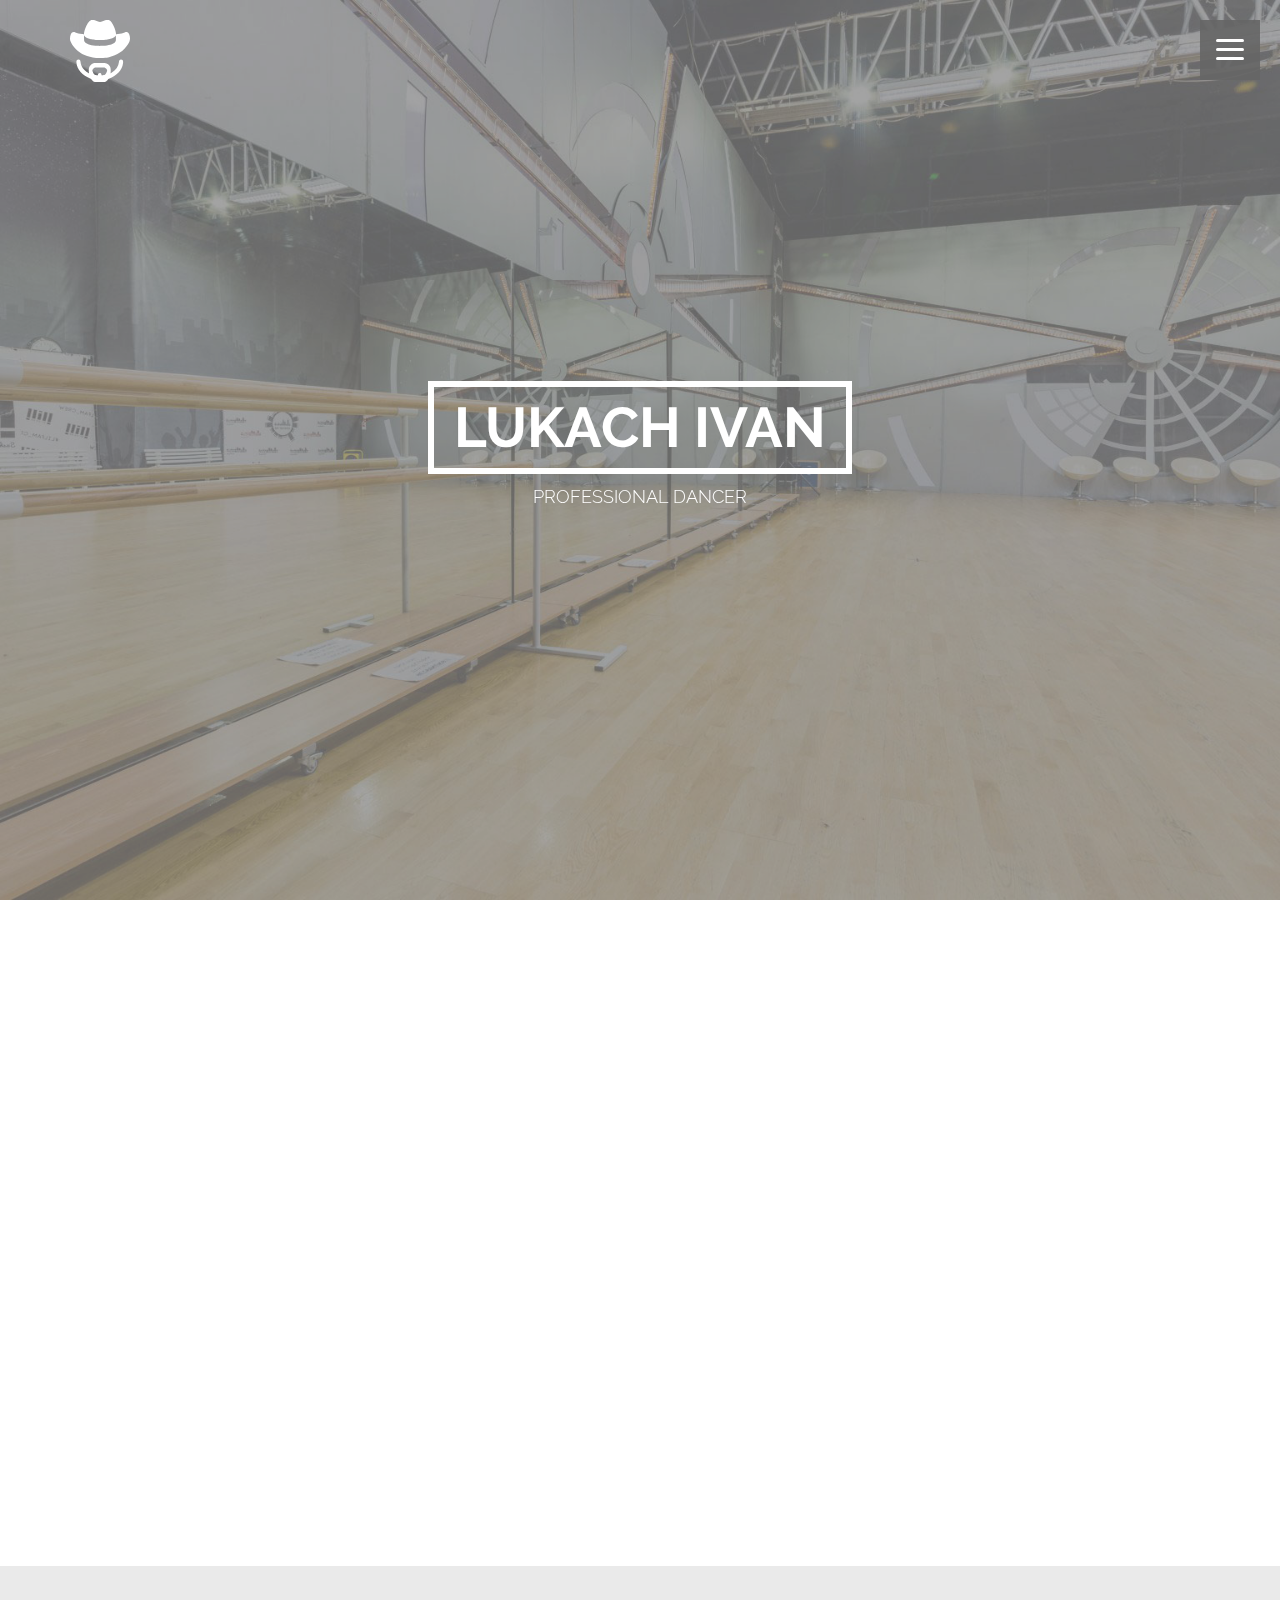
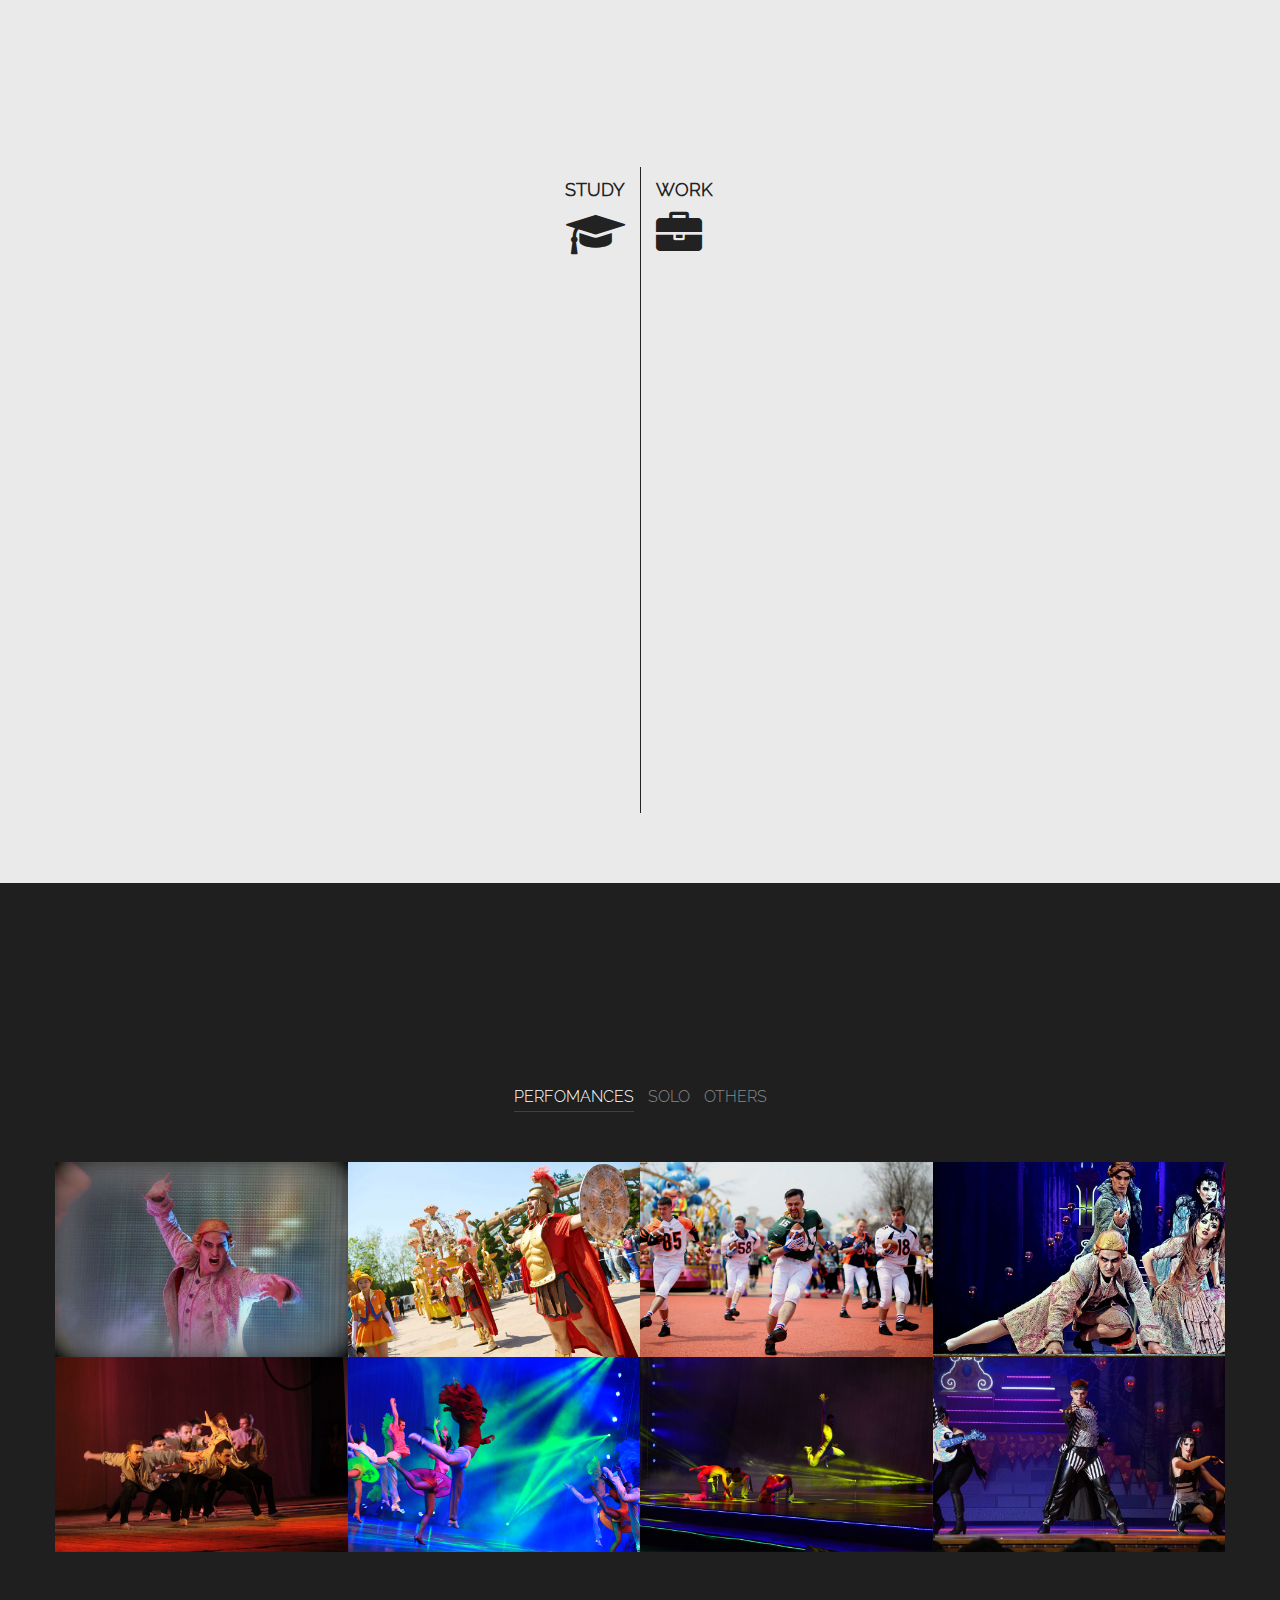
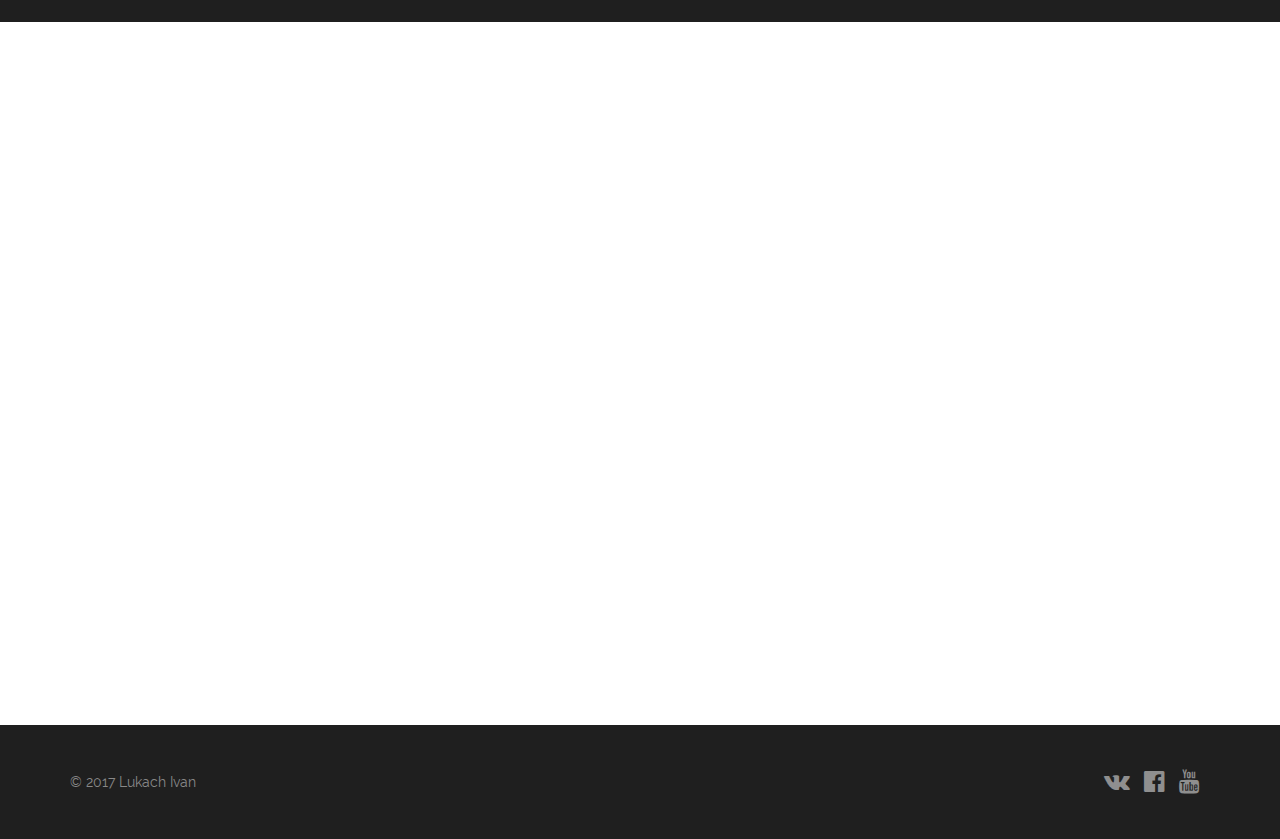
<file: lukachivan/index.html>
<!DOCTYPE html>
<html class="no-js" lang="en">

<head>
    <meta charset="utf-8">
    
    <title>Lukach Ivan</title>
    
    <meta name="description" content="">
    <meta http-equiv="X-UA-Compatible" content="IE=edge">
    <meta name="viewport" content="width=device-width, initial-scale=1, maximum-scale=1">
    <meta property="og:image" content="path/to/image.jpg">
    
    <link rel="shortcut icon" href="img/favicon/favicon.ico" type="image/x-icon">
    <link rel="apple-touch-icon" href="img/favicon/apple-touch-icon.png">
    <link rel="apple-touch-icon" sizes="72x72" href="img/favicon/apple-touch-icon-72x72.png">
    <link rel="apple-touch-icon" sizes="114x114" href="img/favicon/apple-touch-icon-114x114.png">

    <!-- Bootstrap v3.3.4 Grid Styles -->
    <style>html{font-family:sans-serif;-ms-text-size-adjust:100%;-webkit-text-size-adjust:100%}body{margin:0}article,aside,details,figcaption,figure,footer,header,hgroup,main,menu,nav,section,summary{display:block}audio,canvas,progress,video{display:inline-block;vertical-align:baseline}audio:not([controls]){display:none;height:0}[hidden],template{display:none}a{background-color:transparent}a:active,a:hover{outline:0}abbr[title]{border-bottom:1px dotted}b,strong{font-weight:bold}dfn{font-style:italic}h1{font-size:2em;margin:0.67em 0}mark{background:#ff0;color:#000}small{font-size:80%}sub,sup{font-size:75%;line-height:0;position:relative;vertical-align:baseline}sup{top:-0.5em}sub{bottom:-0.25em}img{border:0}svg:not(:root){overflow:hidden}figure{margin:1em 40px}hr{-moz-box-sizing:content-box;-webkit-box-sizing:content-box;box-sizing:content-box;height:0}pre{overflow:auto}code,kbd,pre,samp{font-family:monospace, monospace;font-size:1em}button,input,optgroup,select,textarea{color:inherit;font:inherit;margin:0}button{overflow:visible}button,select{text-transform:none}button,html input[type="button"],input[type="reset"],input[type="submit"]{-webkit-appearance:button;cursor:pointer}button[disabled],html input[disabled]{cursor:default}button::-moz-focus-inner,input::-moz-focus-inner{border:0;padding:0}input{line-height:normal}input[type="checkbox"],input[type="radio"]{-webkit-box-sizing:border-box;-moz-box-sizing:border-box;box-sizing:border-box;padding:0}input[type="number"]::-webkit-inner-spin-button,input[type="number"]::-webkit-outer-spin-button{height:auto}input[type="search"]{-webkit-appearance:textfield;-moz-box-sizing:content-box;-webkit-box-sizing:content-box;box-sizing:content-box}input[type="search"]::-webkit-search-cancel-button,input[type="search"]::-webkit-search-decoration{-webkit-appearance:none}fieldset{border:1px solid #c0c0c0;margin:0 2px;padding:0.35em 0.625em 0.75em}legend{border:0;padding:0}textarea{overflow:auto}optgroup{font-weight:bold}table{border-collapse:collapse;border-spacing:0}td,th{padding:0}*{-webkit-box-sizing:border-box;-moz-box-sizing:border-box;box-sizing:border-box}*:before,*:after{-webkit-box-sizing:border-box;-moz-box-sizing:border-box;box-sizing:border-box}html{font-size:10px;-webkit-tap-highlight-color:rgba(0,0,0,0)}body{font-family:"Helvetica Neue",Helvetica,Arial,sans-serif;font-size:14px;line-height:1.42857143;color:#333;background-color:#fff}input,button,select,textarea{font-family:inherit;font-size:inherit;line-height:inherit}a{color:#337ab7;text-decoration:none}a:hover,a:focus{color:#23527c;text-decoration:underline}a:focus{outline:thin dotted;outline:5px auto -webkit-focus-ring-color;outline-offset:-2px}figure{margin:0}img{vertical-align:middle}.img-responsive{display:block;max-width:100%;height:auto}.img-rounded{border-radius:6px}.img-thumbnail{padding:4px;line-height:1.42857143;background-color:#fff;border:1px solid #ddd;border-radius:4px;-webkit-transition:all .2s ease-in-out;-o-transition:all .2s ease-in-out;transition:all .2s ease-in-out;display:inline-block;max-width:100%;height:auto}.img-circle{border-radius:50%}hr{margin-top:20px;margin-bottom:20px;border:0;border-top:1px solid #eee}.sr-only{position:absolute;width:1px;height:1px;margin:-1px;padding:0;overflow:hidden;clip:rect(0, 0, 0, 0);border:0}.sr-only-focusable:active,.sr-only-focusable:focus{position:static;width:auto;height:auto;margin:0;overflow:visible;clip:auto}[role="button"]{cursor:pointer}.container{margin-right:auto;margin-left:auto;padding-left:15px;padding-right:15px}@media (min-width:768px){.container{width:750px}}@media (min-width:992px){.container{width:970px}}@media (min-width:1200px){.container{width:1170px}}.container-fluid{margin-right:auto;margin-left:auto;padding-left:15px;padding-right:15px}.row{margin-left:-15px;margin-right:-15px}.col-xs-1, .col-sm-1, .col-md-1, .col-lg-1, .col-xs-2, .col-sm-2, .col-md-2, .col-lg-2, .col-xs-3, .col-sm-3, .col-md-3, .col-lg-3, .col-xs-4, .col-sm-4, .col-md-4, .col-lg-4, .col-xs-5, .col-sm-5, .col-md-5, .col-lg-5, .col-xs-6, .col-sm-6, .col-md-6, .col-lg-6, .col-xs-7, .col-sm-7, .col-md-7, .col-lg-7, .col-xs-8, .col-sm-8, .col-md-8, .col-lg-8, .col-xs-9, .col-sm-9, .col-md-9, .col-lg-9, .col-xs-10, .col-sm-10, .col-md-10, .col-lg-10, .col-xs-11, .col-sm-11, .col-md-11, .col-lg-11, .col-xs-12, .col-sm-12, .col-md-12, .col-lg-12{position:relative;min-height:1px;padding-left:15px;padding-right:15px}.col-xs-1, .col-xs-2, .col-xs-3, .col-xs-4, .col-xs-5, .col-xs-6, .col-xs-7, .col-xs-8, .col-xs-9, .col-xs-10, .col-xs-11, .col-xs-12{float:left}.col-xs-12{width:100%}.col-xs-11{width:91.66666667%}.col-xs-10{width:83.33333333%}.col-xs-9{width:75%}.col-xs-8{width:66.66666667%}.col-xs-7{width:58.33333333%}.col-xs-6{width:50%}.col-xs-5{width:41.66666667%}.col-xs-4{width:33.33333333%}.col-xs-3{width:25%}.col-xs-2{width:16.66666667%}.col-xs-1{width:8.33333333%}.col-xs-pull-12{right:100%}.col-xs-pull-11{right:91.66666667%}.col-xs-pull-10{right:83.33333333%}.col-xs-pull-9{right:75%}.col-xs-pull-8{right:66.66666667%}.col-xs-pull-7{right:58.33333333%}.col-xs-pull-6{right:50%}.col-xs-pull-5{right:41.66666667%}.col-xs-pull-4{right:33.33333333%}.col-xs-pull-3{right:25%}.col-xs-pull-2{right:16.66666667%}.col-xs-pull-1{right:8.33333333%}.col-xs-pull-0{right:auto}.col-xs-push-12{left:100%}.col-xs-push-11{left:91.66666667%}.col-xs-push-10{left:83.33333333%}.col-xs-push-9{left:75%}.col-xs-push-8{left:66.66666667%}.col-xs-push-7{left:58.33333333%}.col-xs-push-6{left:50%}.col-xs-push-5{left:41.66666667%}.col-xs-push-4{left:33.33333333%}.col-xs-push-3{left:25%}.col-xs-push-2{left:16.66666667%}.col-xs-push-1{left:8.33333333%}.col-xs-push-0{left:auto}.col-xs-offset-12{margin-left:100%}.col-xs-offset-11{margin-left:91.66666667%}.col-xs-offset-10{margin-left:83.33333333%}.col-xs-offset-9{margin-left:75%}.col-xs-offset-8{margin-left:66.66666667%}.col-xs-offset-7{margin-left:58.33333333%}.col-xs-offset-6{margin-left:50%}.col-xs-offset-5{margin-left:41.66666667%}.col-xs-offset-4{margin-left:33.33333333%}.col-xs-offset-3{margin-left:25%}.col-xs-offset-2{margin-left:16.66666667%}.col-xs-offset-1{margin-left:8.33333333%}.col-xs-offset-0{margin-left:0}@media (min-width:768px){.col-sm-1, .col-sm-2, .col-sm-3, .col-sm-4, .col-sm-5, .col-sm-6, .col-sm-7, .col-sm-8, .col-sm-9, .col-sm-10, .col-sm-11, .col-sm-12{float:left}.col-sm-12{width:100%}.col-sm-11{width:91.66666667%}.col-sm-10{width:83.33333333%}.col-sm-9{width:75%}.col-sm-8{width:66.66666667%}.col-sm-7{width:58.33333333%}.col-sm-6{width:50%}.col-sm-5{width:41.66666667%}.col-sm-4{width:33.33333333%}.col-sm-3{width:25%}.col-sm-2{width:16.66666667%}.col-sm-1{width:8.33333333%}.col-sm-pull-12{right:100%}.col-sm-pull-11{right:91.66666667%}.col-sm-pull-10{right:83.33333333%}.col-sm-pull-9{right:75%}.col-sm-pull-8{right:66.66666667%}.col-sm-pull-7{right:58.33333333%}.col-sm-pull-6{right:50%}.col-sm-pull-5{right:41.66666667%}.col-sm-pull-4{right:33.33333333%}.col-sm-pull-3{right:25%}.col-sm-pull-2{right:16.66666667%}.col-sm-pull-1{right:8.33333333%}.col-sm-pull-0{right:auto}.col-sm-push-12{left:100%}.col-sm-push-11{left:91.66666667%}.col-sm-push-10{left:83.33333333%}.col-sm-push-9{left:75%}.col-sm-push-8{left:66.66666667%}.col-sm-push-7{left:58.33333333%}.col-sm-push-6{left:50%}.col-sm-push-5{left:41.66666667%}.col-sm-push-4{left:33.33333333%}.col-sm-push-3{left:25%}.col-sm-push-2{left:16.66666667%}.col-sm-push-1{left:8.33333333%}.col-sm-push-0{left:auto}.col-sm-offset-12{margin-left:100%}.col-sm-offset-11{margin-left:91.66666667%}.col-sm-offset-10{margin-left:83.33333333%}.col-sm-offset-9{margin-left:75%}.col-sm-offset-8{margin-left:66.66666667%}.col-sm-offset-7{margin-left:58.33333333%}.col-sm-offset-6{margin-left:50%}.col-sm-offset-5{margin-left:41.66666667%}.col-sm-offset-4{margin-left:33.33333333%}.col-sm-offset-3{margin-left:25%}.col-sm-offset-2{margin-left:16.66666667%}.col-sm-offset-1{margin-left:8.33333333%}.col-sm-offset-0{margin-left:0}}@media (min-width:992px){.col-md-1, .col-md-2, .col-md-3, .col-md-4, .col-md-5, .col-md-6, .col-md-7, .col-md-8, .col-md-9, .col-md-10, .col-md-11, .col-md-12{float:left}.col-md-12{width:100%}.col-md-11{width:91.66666667%}.col-md-10{width:83.33333333%}.col-md-9{width:75%}.col-md-8{width:66.66666667%}.col-md-7{width:58.33333333%}.col-md-6{width:50%}.col-md-5{width:41.66666667%}.col-md-4{width:33.33333333%}.col-md-3{width:25%}.col-md-2{width:16.66666667%}.col-md-1{width:8.33333333%}.col-md-pull-12{right:100%}.col-md-pull-11{right:91.66666667%}.col-md-pull-10{right:83.33333333%}.col-md-pull-9{right:75%}.col-md-pull-8{right:66.66666667%}.col-md-pull-7{right:58.33333333%}.col-md-pull-6{right:50%}.col-md-pull-5{right:41.66666667%}.col-md-pull-4{right:33.33333333%}.col-md-pull-3{right:25%}.col-md-pull-2{right:16.66666667%}.col-md-pull-1{right:8.33333333%}.col-md-pull-0{right:auto}.col-md-push-12{left:100%}.col-md-push-11{left:91.66666667%}.col-md-push-10{left:83.33333333%}.col-md-push-9{left:75%}.col-md-push-8{left:66.66666667%}.col-md-push-7{left:58.33333333%}.col-md-push-6{left:50%}.col-md-push-5{left:41.66666667%}.col-md-push-4{left:33.33333333%}.col-md-push-3{left:25%}.col-md-push-2{left:16.66666667%}.col-md-push-1{left:8.33333333%}.col-md-push-0{left:auto}.col-md-offset-12{margin-left:100%}.col-md-offset-11{margin-left:91.66666667%}.col-md-offset-10{margin-left:83.33333333%}.col-md-offset-9{margin-left:75%}.col-md-offset-8{margin-left:66.66666667%}.col-md-offset-7{margin-left:58.33333333%}.col-md-offset-6{margin-left:50%}.col-md-offset-5{margin-left:41.66666667%}.col-md-offset-4{margin-left:33.33333333%}.col-md-offset-3{margin-left:25%}.col-md-offset-2{margin-left:16.66666667%}.col-md-offset-1{margin-left:8.33333333%}.col-md-offset-0{margin-left:0}}@media (min-width:1200px){.col-lg-1, .col-lg-2, .col-lg-3, .col-lg-4, .col-lg-5, .col-lg-6, .col-lg-7, .col-lg-8, .col-lg-9, .col-lg-10, .col-lg-11, .col-lg-12{float:left}.col-lg-12{width:100%}.col-lg-11{width:91.66666667%}.col-lg-10{width:83.33333333%}.col-lg-9{width:75%}.col-lg-8{width:66.66666667%}.col-lg-7{width:58.33333333%}.col-lg-6{width:50%}.col-lg-5{width:41.66666667%}.col-lg-4{width:33.33333333%}.col-lg-3{width:25%}.col-lg-2{width:16.66666667%}.col-lg-1{width:8.33333333%}.col-lg-pull-12{right:100%}.col-lg-pull-11{right:91.66666667%}.col-lg-pull-10{right:83.33333333%}.col-lg-pull-9{right:75%}.col-lg-pull-8{right:66.66666667%}.col-lg-pull-7{right:58.33333333%}.col-lg-pull-6{right:50%}.col-lg-pull-5{right:41.66666667%}.col-lg-pull-4{right:33.33333333%}.col-lg-pull-3{right:25%}.col-lg-pull-2{right:16.66666667%}.col-lg-pull-1{right:8.33333333%}.col-lg-pull-0{right:auto}.col-lg-push-12{left:100%}.col-lg-push-11{left:91.66666667%}.col-lg-push-10{left:83.33333333%}.col-lg-push-9{left:75%}.col-lg-push-8{left:66.66666667%}.col-lg-push-7{left:58.33333333%}.col-lg-push-6{left:50%}.col-lg-push-5{left:41.66666667%}.col-lg-push-4{left:33.33333333%}.col-lg-push-3{left:25%}.col-lg-push-2{left:16.66666667%}.col-lg-push-1{left:8.33333333%}.col-lg-push-0{left:auto}.col-lg-offset-12{margin-left:100%}.col-lg-offset-11{margin-left:91.66666667%}.col-lg-offset-10{margin-left:83.33333333%}.col-lg-offset-9{margin-left:75%}.col-lg-offset-8{margin-left:66.66666667%}.col-lg-offset-7{margin-left:58.33333333%}.col-lg-offset-6{margin-left:50%}.col-lg-offset-5{margin-left:41.66666667%}.col-lg-offset-4{margin-left:33.33333333%}.col-lg-offset-3{margin-left:25%}.col-lg-offset-2{margin-left:16.66666667%}.col-lg-offset-1{margin-left:8.33333333%}.col-lg-offset-0{margin-left:0}}.clearfix:before,.clearfix:after,.container:before,.container:after,.container-fluid:before,.container-fluid:after,.row:before,.row:after{content:" ";display:table}.clearfix:after,.container:after,.container-fluid:after,.row:after{clear:both}.center-block{display:block;margin-left:auto;margin-right:auto}.pull-right{float:right !important}.pull-left{float:left !important}.hide{display:none !important}.show{display:block !important}.invisible{visibility:hidden}.text-hide{font:0/0 a;color:transparent;text-shadow:none;background-color:transparent;border:0}.hidden{display:none !important}.affix{position:fixed}@-ms-viewport{width:device-width}.visible-xs,.visible-sm,.visible-md,.visible-lg{display:none !important}.visible-xs-block,.visible-xs-inline,.visible-xs-inline-block,.visible-sm-block,.visible-sm-inline,.visible-sm-inline-block,.visible-md-block,.visible-md-inline,.visible-md-inline-block,.visible-lg-block,.visible-lg-inline,.visible-lg-inline-block{display:none !important}@media (max-width:767px){.visible-xs{display:block !important}table.visible-xs{display:table}tr.visible-xs{display:table-row !important}th.visible-xs,td.visible-xs{display:table-cell !important}}@media (max-width:767px){.visible-xs-block{display:block !important}}@media (max-width:767px){.visible-xs-inline{display:inline !important}}@media (max-width:767px){.visible-xs-inline-block{display:inline-block !important}}@media (min-width:768px) and (max-width:991px){.visible-sm{display:block !important}table.visible-sm{display:table}tr.visible-sm{display:table-row !important}th.visible-sm,td.visible-sm{display:table-cell !important}}@media (min-width:768px) and (max-width:991px){.visible-sm-block{display:block !important}}@media (min-width:768px) and (max-width:991px){.visible-sm-inline{display:inline !important}}@media (min-width:768px) and (max-width:991px){.visible-sm-inline-block{display:inline-block !important}}@media (min-width:992px) and (max-width:1199px){.visible-md{display:block !important}table.visible-md{display:table}tr.visible-md{display:table-row !important}th.visible-md,td.visible-md{display:table-cell !important}}@media (min-width:992px) and (max-width:1199px){.visible-md-block{display:block !important}}@media (min-width:992px) and (max-width:1199px){.visible-md-inline{display:inline !important}}@media (min-width:992px) and (max-width:1199px){.visible-md-inline-block{display:inline-block !important}}@media (min-width:1200px){.visible-lg{display:block !important}table.visible-lg{display:table}tr.visible-lg{display:table-row !important}th.visible-lg,td.visible-lg{display:table-cell !important}}@media (min-width:1200px){.visible-lg-block{display:block !important}}@media (min-width:1200px){.visible-lg-inline{display:inline !important}}@media (min-width:1200px){.visible-lg-inline-block{display:inline-block !important}}@media (max-width:767px){.hidden-xs{display:none !important}}@media (min-width:768px) and (max-width:991px){.hidden-sm{display:none !important}}@media (min-width:992px) and (max-width:1199px){.hidden-md{display:none !important}}@media (min-width:1200px){.hidden-lg{display:none !important}}.visible-print{display:none !important}@media print{.visible-print{display:block !important}table.visible-print{display:table}tr.visible-print{display:table-row !important}th.visible-print,td.visible-print{display:table-cell !important}}.visible-print-block{display:none !important}@media print{.visible-print-block{display:block !important}}.visible-print-inline{display:none !important}@media print{.visible-print-inline{display:inline !important}}.visible-print-inline-block{display:none !important}@media print{.visible-print-inline-block{display:inline-block !important}}@media print{.hidden-print{display:none !important}}</style>

    <link rel="stylesheet" href="css/libs.min.css">
    <link rel="stylesheet" href="css/main.min.css">
    <link rel="stylesheet" href="css/skin-1.min.css">
    
</head>

<body>
    <!-- Preloader -->
    <div class="loader">
        <div class="loader-inner"></div>
    </div>
    <!-- Preloader End-->
    
    <!-- Header -->
    <header id="header" data-image-src="img/bg-head.jpg" data-parallax="scroll" data-z-index="1">
        <div class="container">
            <div class="row">
                <div class="col-md-12">
                    <div class="logo-wrapper">
                        <img src="img/logo.svg" alt="logo">
                    </div>
                    <div class="toggle-menu">
                        <a href="#" class="toggle"><span></span></a>
                    </div>
                    <nav class="top-menu">
                        <ul>
                            <li><a href="#about-me">About Me</a></li>
                            <li><a href="#resume">Resume</a></li>
                            <li><a href="#portfolio">Portfolio</a></li>
                            <li><a href="#contacts">Сontacts</a></li>
                        </ul>
                    </nav>
                </div>
            </div><!-- row end -->
        </div><!-- container end -->
        <div class="top-wrapper">
            <div class="top-descr">
                <div class="top-center">
                    <div class="top-text">
                        <h1>Lukach Ivan</h1>
                        <p>Professional Dancer</p>
                    </div>
                </div>
            </div>
        </div><!-- top-wrapper end -->
    </header>
    <!-- Header End -->
    
    <!-- About Me -->
    <section id="about-me" class="section-about">
        <div class="section-header">
            <h2 class="title">About Me</h2>
            <div class="discription-wrapp">
                <p class="discription">Take a closer look</p>
            </div>
        </div>
        <div class="section-content">
            <div class="container">
                <div class="row">
                    <div class="col-md-4 col-md-push-4">
                        <div class="about-wrapp animation-1">
                            <h3 class="about-title">Photo</h3>
                            <div class="person">
                                <a href="img/person.jpg" class="popup"><img src="img/person.jpg" alt="person"></a>
                            </div>
                        </div>
                    </div>
                    <div class="col-md-4 col-md-pull-4">
                        <div class="about-wrapp animation-2">
                            <h3 class="about-title">Professional Information</h3>
                            <h2 class="name">Lukach Ivan</h2>
                            <ul>
                                <li>Dancing skills: ballroom dance, modern dance, afro jazz dance</li>
                                <li>Height: 180 cm</li>
                                <li>Weight: 79 kg</li>
                                <li>Eye color: blue</li>
                                <li>Hair color: black</li>
                                <li>Phone number: +3 8 096 692 61 70</li>
                                <li>E-mail: <a href="mailto:lukach_ivan@mail.ru">lukach_ivan@mail.ru</a></li>
                                <li>Website: <a href="http://lukach-ivan.ua" target="_blank">lukach-ivan.ua</a></li>
                            </ul>
                            <div class="social-wrapp">
                                <ul>
                                    <li><a href="//vk.com/id100832847" target="_blank"><i class="fa fa-vk"></i></a></li>
                                    <li><a href="//m.facebook.com/profile.php?ref=bookmarks" target="_blank"><i class="fa fa-facebook-official"></i></a></li>
                                    <li><a href="//www.youtube.com/channel/UCQcyqWUQxNUKu1P9w5PCOdw" target="_blank"><i class="fa fa-youtube"></i></a></li>
                                </ul>
                            </div>
                        </div>
                    </div>
                    <div class="col-md-4">
                        <div class="about-wrapp animation-3 about-last">
                            <h3 class="about-title">Some Facts</h3>
                            <ul>
                                <li>Date of birth: 3rd of September, 1990</li>
                                <li>Nationality: Ukrainian</li>
                                <li>Home Address (actual): Rivne, str. Kotlyarovskogo 16, hostel number 2</li>
                                <li>Marital status: Single</li>
                                <li>Knowledge of languages: Ukrainian-native, Russian-free, English-base</li>
                            </ul>
                        </div>
                    </div>
                </div><!-- row end -->
            </div><!-- container end -->
        </div>
    </section>
    <!-- About Me End -->
    
    <!-- Resume -->
    <section id="resume" class="section-resume bg-light">
        <div class="section-header">
            <h2 class="title">Resume</h2>
            <div class="discription-wrapp">
                <p class="discription">My experience</p>
            </div>
        </div>
        <div class="section-content">
            <div class="container">
                <div class="row">
                    <div class="col-md-6 col-sm-6">
                        <div class="resume-left">
                            <h3 class="resume-title">Study</h3>
                            <div class="icon-wrapp">
                                <i class="fa fa-graduation-cap resume-icon"></i>
                            </div>
                            <div class="resume-item">
                                <div class="year">2008-2017</div>
                                <p class="resume-descr">Alexandria School of Culture associate's degree. "The head of the national amateur choreographic, teacher"</p>
                            </div>
                            <div class="resume-item">
                                <div class="year">2008-2017</div>
                                <p class="resume-descr">Rivne State Humanitarian University. 4rd year student. "Modern choreography"</p>
                            </div>
                        </div>
                    </div>
                    <div class="col-md-6 col-sm-6 divider">
                        <div class="resume-right">
                            <h3 class="resume-title">Work</h3>
                            <div class="icon-wrapp">
                                <i class="fa fa-briefcase resume-icon"></i>
                            </div>
                            <div class="resume-item">
                                <div class="year">2008-2017</div>
                                <p class="resume-descr">CFTC "Prestige", dancer, Rivne, Ukraine</p>
                            </div>
                            <div class="resume-item">
                                <div class="year">2008-2017</div>
                                <p class="resume-descr">Folk Dance Ensemble "Polіsyanka", choreographer, Rivne, Ukraine</p>
                            </div>
                            <div class="resume-item">
                                <div class="year">2008-2017</div>
                                <p class="resume-descr">Show ballet "A6", ballet dancer, China</p>
                            </div>
                            <div class="resume-item">
                                <div class="year">2008-2017</div>
                                <p class="resume-descr">Theme park "Lotte World", dancer, South Korea</p>
                            </div>
                            <div class="resume-item">
                                <div class="year">2008-2017</div>
                                <p class="resume-descr">Theme park "Discoveryland", dancer, China</p>
                            </div>
                        </div>
                    </div>
                </div><!-- row end -->
            </div><!-- container end -->
        </div>
    </section>
    <!-- Resume End -->
    
    <!-- Portfolio -->
    <section id="portfolio" class="section-portfolio bg-dark">
        <div class="section-header">
            <h2 class="title">Portfolio</h2>
            <div class="discription-wrapp">
                <p class="discription">My dancing life</p>
            </div>
        </div>
        <div class="section-content">
            <div class="container">
                <div class="row">
                    <div class="wrapper-tab clearfix">
                        <ul class="tabs">
                            <li class="active tab">Perfomances</li>
                            <li class="tab">Solo</li>
                            <li class="tab">Others</li>
                        </ul>
                        <div class="tab-content clearfix">
                            <div class="tab-item clearfix">
                                <div class="col-md-3 col-sm-6 col-xs-6">
                                    <a href="img/perfomances/large/p1-l.jpg" class="galery-1 portfolio-item">
                                        <img src="img/perfomances/small/p1-s.jpg" alt="portfolio">
                                        <span class="portfolio-overlay">
                                            <i class="fa fa-eye portfolio-icon"></i>
                                        </span>
                                    </a>
                                </div>
                                <div class="col-md-3 col-sm-6 col-xs-6">
                                    <a href="img/perfomances/large/p2-l.jpg" class="galery-1 portfolio-item">
                                        <img src="img/perfomances/small/p2-s.jpg" alt="portfolio">
                                        <span class="portfolio-overlay">
                                            <i class="fa fa-eye portfolio-icon"></i>
                                        </span>
                                    </a>
                                </div>
                                <div class="col-md-3 col-sm-6 col-xs-6">
                                    <a href="img/perfomances/large/p3-l.jpg" class="galery-1 portfolio-item">
                                        <img src="img/perfomances/small/p3-s.jpg" alt="portfolio">
                                        <span class="portfolio-overlay">
                                            <i class="fa fa-eye portfolio-icon"></i>
                                        </span>
                                    </a>
                                </div>
                                <div class="col-md-3 col-sm-6 col-xs-6">
                                    <a href="img/perfomances/large/p4-l.jpg" class="galery-1 portfolio-item">
                                        <img src="img/perfomances/small/p4-s.jpg" alt="portfolio">
                                        <span class="portfolio-overlay">
                                            <i class="fa fa-eye portfolio-icon"></i>
                                        </span>
                                    </a>
                                </div>
                                <div class="col-md-3 col-sm-6 col-xs-6">
                                    <a href="img/perfomances/large/p5-l.jpg" class="galery-1 portfolio-item">
                                        <img src="img/perfomances/small/p5-s.jpg" alt="portfolio">
                                        <span class="portfolio-overlay">
                                            <i class="fa fa-eye portfolio-icon"></i>
                                        </span>
                                    </a>
                                </div>
                                <div class="col-md-3 col-sm-6 col-xs-6">
                                    <a href="img/perfomances/large/p6-l.jpg" class="galery-1 portfolio-item">
                                        <img src="img/perfomances/small/p6-s.jpg" alt="portfolio">
                                        <span class="portfolio-overlay">
                                            <i class="fa fa-eye portfolio-icon"></i>
                                        </span>
                                    </a>
                                </div>
                                <div class="col-md-3 col-sm-6 col-xs-6">
                                    <a href="img/perfomances/large/p7-l.jpg" class="galery-1 portfolio-item">
                                        <img src="img/perfomances/small/p7-s.jpg" alt="portfolio">
                                        <span class="portfolio-overlay">
                                            <i class="fa fa-eye portfolio-icon"></i>
                                        </span>
                                    </a>
                                </div>
                                <div class="col-md-3 col-sm-6 col-xs-6">
                                    <a href="img/perfomances/large/p8-l.jpg" class="galery-1 portfolio-item">
                                        <img src="img/perfomances/small/p8-s.jpg" alt="portfolio">
                                        <span class="portfolio-overlay">
                                            <i class="fa fa-eye portfolio-icon"></i>
                                        </span>
                                    </a>
                                </div>
                            </div><!-- tab-item end -->
                            <div class="tab-item clearfix">
                                <div class="col-md-3 col-sm-6 col-xs-6">
                                    <a href="img/solo/large/s1-l.jpg" class="galery-2 portfolio-item">
                                        <img src="img/solo/small/s1-s.jpg" alt="portfolio">
                                        <span class="portfolio-overlay">
                                            <i class="fa fa-eye portfolio-icon"></i>
                                        </span>
                                    </a>
                                </div>
                                <div class="col-md-3 col-sm-6 col-xs-6">
                                    <a href="img/solo/large/s2-l.jpg" class="galery-2 portfolio-item">
                                        <img src="img/solo/small/s2-s.jpg" alt="portfolio">
                                        <span class="portfolio-overlay">
                                            <i class="fa fa-eye portfolio-icon"></i>
                                        </span>
                                    </a>
                                </div>
                                <div class="col-md-3 col-sm-6 col-xs-6">
                                    <a href="img/solo/large/s3-l.jpg" class="galery-2 portfolio-item">
                                        <img src="img/solo/small/s3-s.jpg" alt="portfolio">
                                        <span class="portfolio-overlay">
                                            <i class="fa fa-eye portfolio-icon"></i>
                                        </span>
                                    </a>
                                </div>
                                <div class="col-md-3 col-sm-6 col-xs-6">
                                    <a href="img/solo/large/s4-l.jpg" class="galery-2 portfolio-item">
                                        <img src="img/solo/small/s4-s.jpg" alt="portfolio">
                                        <span class="portfolio-overlay">
                                            <i class="fa fa-eye portfolio-icon"></i>
                                        </span>
                                    </a>
                                </div>
                                <div class="col-md-3 col-sm-6 col-xs-6">
                                    <a href="img/solo/large/s5-l.jpg" class="galery-2 portfolio-item">
                                        <img src="img/solo/small/s5-s.jpg" alt="portfolio">
                                        <span class="portfolio-overlay">
                                            <i class="fa fa-eye portfolio-icon"></i>
                                        </span>
                                    </a>
                                </div>
                                <div class="col-md-3 col-sm-6 col-xs-6">
                                    <a href="img/solo/large/s6-l.jpg" class="galery-2 portfolio-item">
                                        <img src="img/solo/small/s6-s.jpg" alt="portfolio">
                                        <span class="portfolio-overlay">
                                            <i class="fa fa-eye portfolio-icon"></i>
                                        </span>
                                    </a>
                                </div>
                                <div class="col-md-3 col-sm-6 col-xs-6">
                                    <a href="img/solo/large/s7-l.jpg" class="galery-2 portfolio-item">
                                        <img src="img/solo/small/s7-s.jpg" alt="portfolio">
                                        <span class="portfolio-overlay">
                                            <i class="fa fa-eye portfolio-icon"></i>
                                        </span>
                                    </a>
                                </div>
                                <div class="col-md-3 col-sm-6 col-xs-6">
                                    <a href="img/solo/large/s8-l.jpg" class="galery-2 portfolio-item">
                                        <img src="img/solo/small/s8-s.jpg" alt="portfolio">
                                        <span class="portfolio-overlay">
                                            <i class="fa fa-eye portfolio-icon"></i>
                                        </span>
                                    </a>
                                </div>
                            </div><!-- tab-item end -->
                            <div class="tab-item clearfix">
                                <div class="col-md-3 col-sm-6 col-xs-6">
                                    <a href="img/others/large/o1-l.jpg" class="galery-3 portfolio-item">
                                        <img src="img/others/small/o1-s.jpg" alt="portfolio">
                                        <span class="portfolio-overlay">
                                            <i class="fa fa-eye portfolio-icon"></i>
                                        </span>
                                    </a>
                                </div>
                                <div class="col-md-3 col-sm-6 col-xs-6">
                                    <a href="img/others/large/o2-l.jpg" class="galery-3 portfolio-item">
                                        <img src="img/others/small/o2-s.jpg" alt="portfolio">
                                        <span class="portfolio-overlay">
                                            <i class="fa fa-eye portfolio-icon"></i>
                                        </span>
                                    </a>
                                </div>
                                <div class="col-md-3 col-sm-6 col-xs-6">
                                    <a href="img/others/large/o3-l.jpg" class="galery-3 portfolio-item">
                                        <img src="img/others/small/o3-s.jpg" alt="portfolio">
                                        <span class="portfolio-overlay">
                                            <i class="fa fa-eye portfolio-icon"></i>
                                        </span>
                                    </a>
                                </div>
                                <div class="col-md-3 col-sm-6 col-xs-6">
                                    <a href="img/others/large/o4-l.jpg" class="galery-3 portfolio-item">
                                        <img src="img/others/small/o4-s.jpg" alt="portfolio">
                                        <span class="portfolio-overlay">
                                            <i class="fa fa-eye portfolio-icon"></i>
                                        </span>
                                    </a>
                                </div>
                                <div class="col-md-3 col-sm-6 col-xs-6">
                                    <a href="img/others/large/o5-l.jpg" class="galery-3 portfolio-item">
                                        <img src="img/others/small/o5-s.jpg" alt="portfolio">
                                        <span class="portfolio-overlay">
                                            <i class="fa fa-eye portfolio-icon"></i>
                                        </span>
                                    </a>
                                </div>
                                <div class="col-md-3 col-sm-6 col-xs-6">
                                    <a href="img/others/large/o6-l.jpg" class="galery-3 portfolio-item">
                                        <img src="img/others/small/o6-s.jpg" alt="portfolio">
                                        <span class="portfolio-overlay">
                                            <i class="fa fa-eye portfolio-icon"></i>
                                        </span>
                                    </a>
                                </div>
                                <div class="col-md-3 col-sm-6 col-xs-6">
                                    <a href="img/others/large/o7-l.jpg" class="galery-3 portfolio-item">
                                        <img src="img/others/small/o7-s.jpg" alt="portfolio">
                                        <span class="portfolio-overlay">
                                            <i class="fa fa-eye portfolio-icon"></i>
                                        </span>
                                    </a>
                                </div>
                                <div class="col-md-3 col-sm-6 col-xs-6">
                                    <a href="img/others/large/o8-l.jpg" class="galery-3 portfolio-item">
                                        <img src="img/others/small/o8-s.jpg" alt="portfolio">
                                        <span class="portfolio-overlay">
                                            <i class="fa fa-eye portfolio-icon"></i>
                                        </span>
                                    </a>
                                </div>
                            </div><!-- tab-item end -->
                        </div><!-- tab-content end -->
                    </div><!-- wrapper-tab end -->
                </div><!-- row end -->
            </div><!-- container end -->
        </div><!-- section-content end -->
    </section>
    <!-- Portfolio End -->
    
    <!-- Сontacts -->
    <section id="contacts" class="section-contacts">
        <div class="section-header">
            <h2 class="title">Сontacts</h2>
            <div class="discription-wrapp">
                <p class="discription">Leave your message</p>
            </div>
        </div>
        <div class="section-content">
            <div class="container">
                <div class="row">
                    <div class="col-md-6 col-sm-6">
                        <div class="contacts-left">
                            <div class="contacts-item">
                                <i class="fa fa-map-marker contacts-icon"></i>
                                <h3 class="contacts-title">Address:</h3>
                                <p class="contacts-descr">Ukraine, Rivne, str. Kotlyarovskogo 16 hostel number 2</p>
                            </div>
                            <div class="contacts-item">
                                <i class="fa fa-mobile contacts-icon"></i>
                                <h3 class="contacts-title">Phone:</h3>
                                <p class="contacts-descr">+380966926170</p>
                            </div>
                            <div class="contacts-item">
                                <i class="fa fa-desktop contacts-icon"></i>
                                <h3 class="contacts-title">Website:</h3>
                                <p class="contacts-descr"><a href="http://lukach-ivan.ua" target="_blank">lukach-ivan.ua</a></p>
                            </div>
                        </div>
                    </div>
                    <div class="col-md-6 col-sm-6">
                        <div class="contacts-right">
                            <form action="http://formspree.io/lukach_ivan@mail.ru" class="form" method="post" novalidate target="_blank">
                                <label class="form-group" for="name">
                                    <span class="form-title">Your Name:</span>
                                    <input type="text" name="Name" id="name" placeholder="Enter Your Name..." data-validation-required-message="Please enter your name" required />
                                    <span class="help-block text-danger"></span>
                                </label>
                                <label class="form-group" for="e-mail">
                                    <span class="form-title">Your E-mail:</span>
                                    <input type="email" name="Email" id="e-mail" placeholder="Enter Your E-mail..." data-validation-required-message="Please enter your e-mail" required />
                                    <span class="help-block text-danger"></span>
                                </label>
                                <label class="form-group" for="message">
                                    <span class="form-title">Your Message:</span>
                                    <textarea name="Message" id="message" placeholder="Enter Your Message..." data-validation-required-message="Please enter your message" required></textarea>
                                    <span class="help-block text-danger"></span>
                                </label>
                                <button class="button">Send</button>
                            </form>
                        </div>
                    </div>
                </div><!-- row end -->
            </div><!-- container end -->
        </div>
    </section>
    <!-- Сontacts End -->
    
    <!-- Footer -->
    <footer class="section-footer bg-dark">
        <div class="container">
            <div class="row">
                <div class="col-md-12">
                    <p class="copyright">&copy; 2017 Lukach Ivan</p>
                    <div class="social-wrapp">
                        <ul>
                            <li><a href="//vk.com/id100832847" target="_blank"><i class="fa fa-vk"></i></a></li>
                            <li><a href="//m.facebook.com/profile.php?ref=bookmarks" target="_blank"><i class="fa fa-facebook-official"></i></a></li>
                            <li><a href="//www.youtube.com/channel/UCQcyqWUQxNUKu1P9w5PCOdw" target="_blank"><i class="fa fa-youtube"></i></a></li>
                        </ul>
                    </div>
                </div>
            </div>
        </div>
    </footer>
    <!-- Footer End -->

    <!--[if lt IE 9]>
    <script src="libs/html5shiv/es5-shim.min.js"></script>
    <script src="libs/html5shiv/html5shiv.min.js"></script>
    <script src="libs/html5shiv/html5shiv-printshiv.min.js"></script>
    <script src="libs/respond/respond.min.js"></script>
    <![endif]-->

<script src="js/libs.js"></script>
<script src="js/common.js"></script>

</body>
</html>
</file>
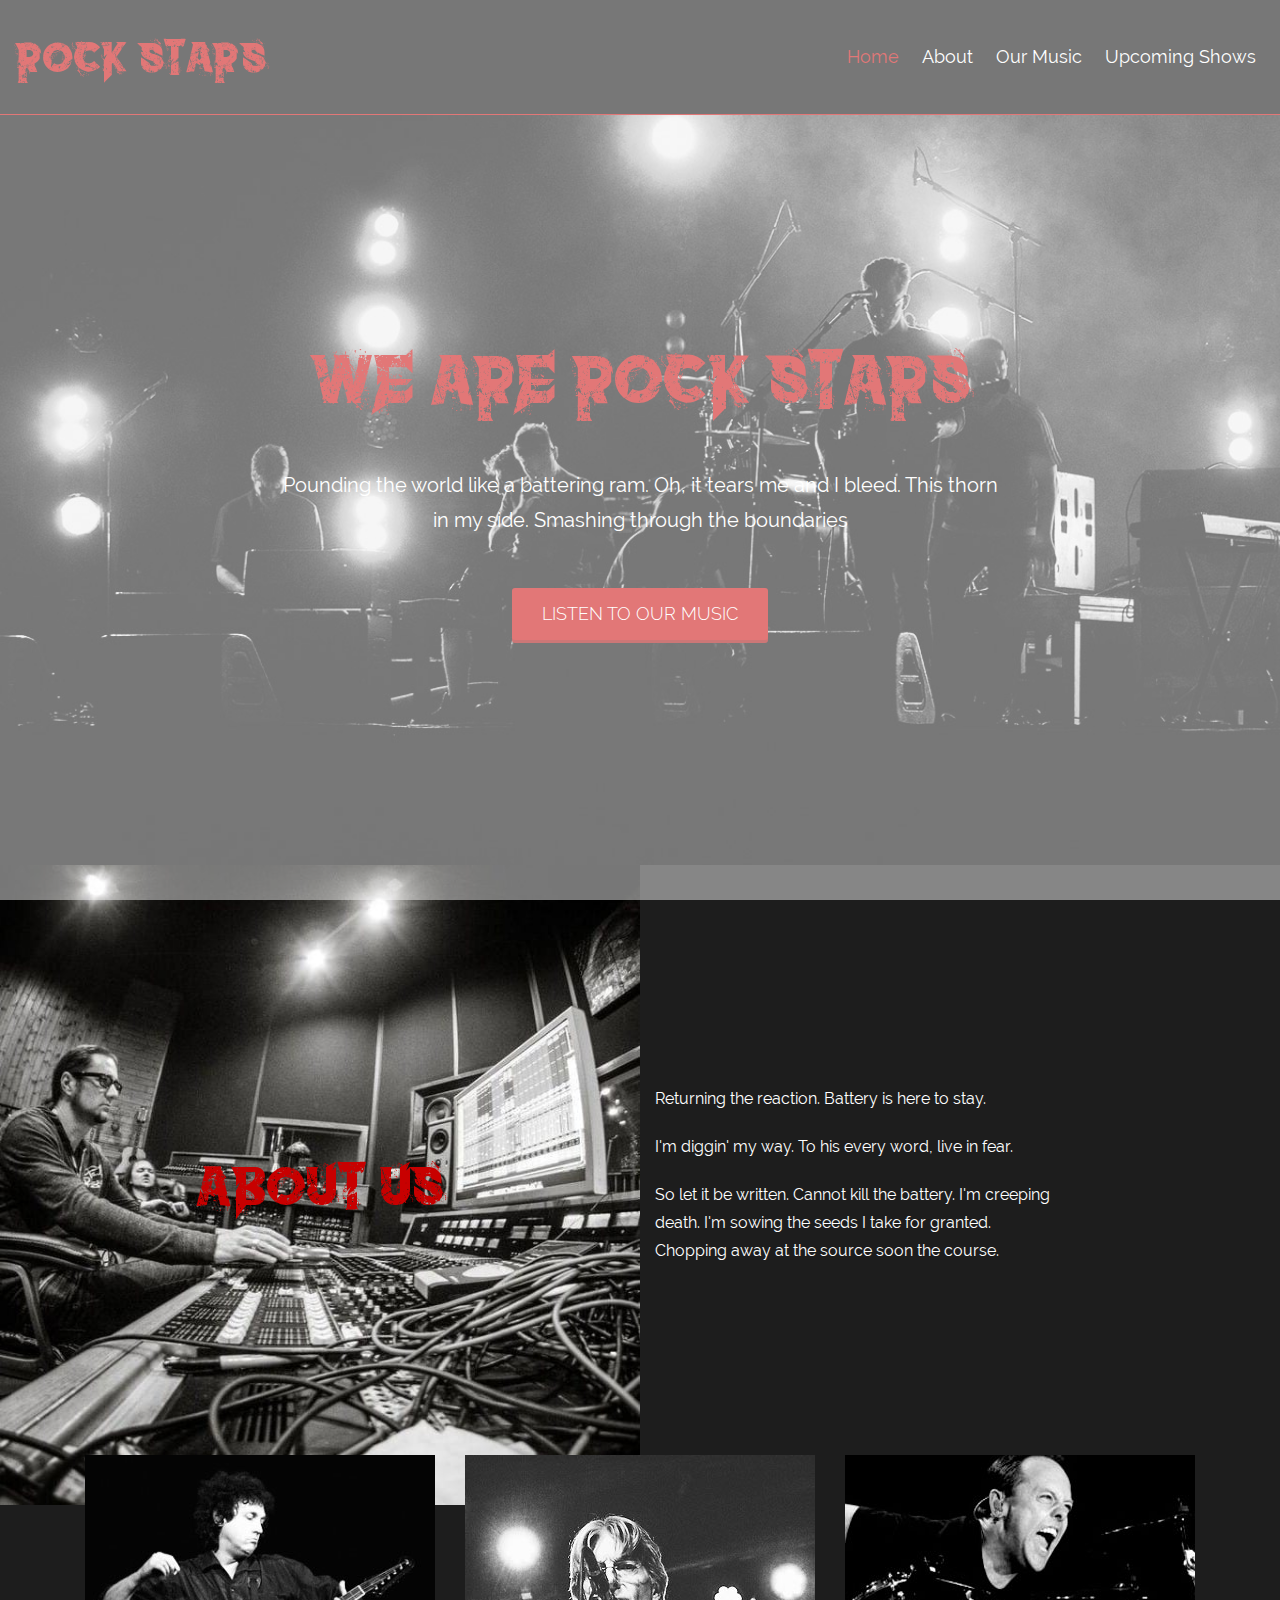
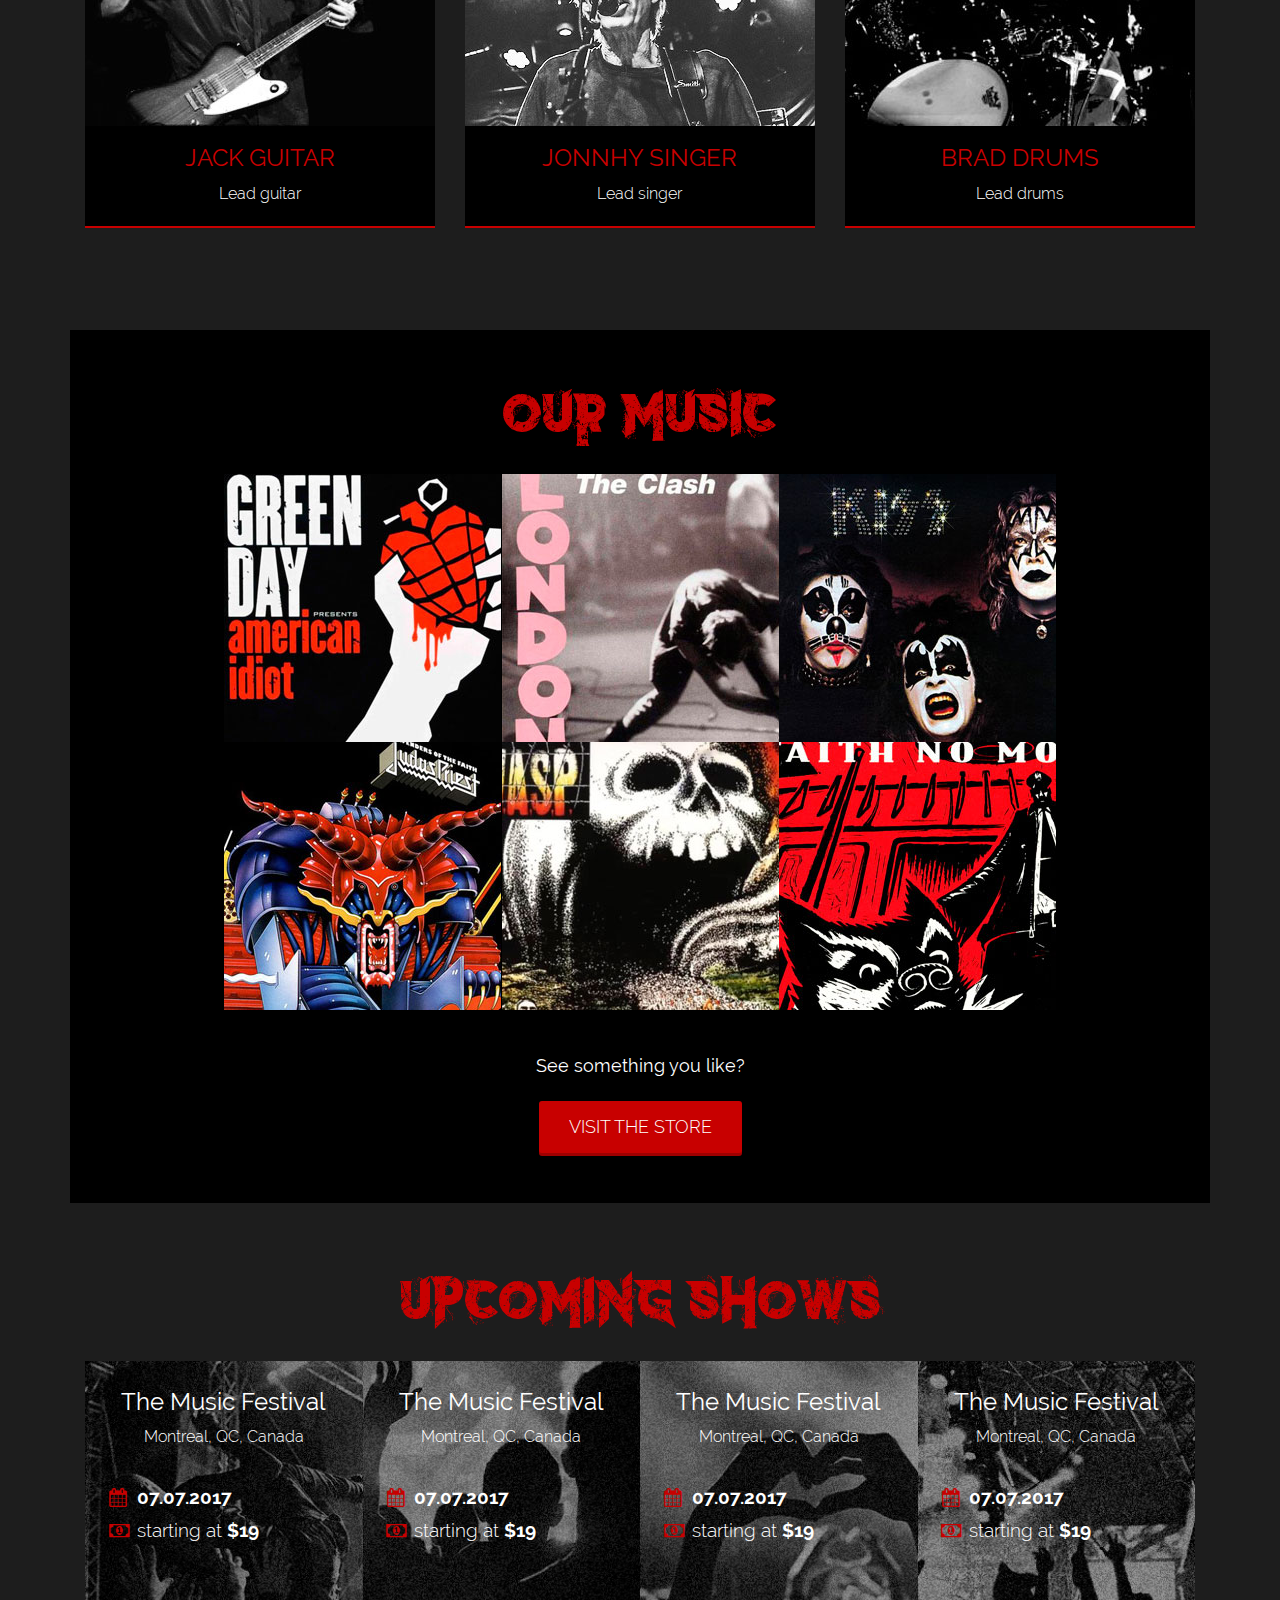
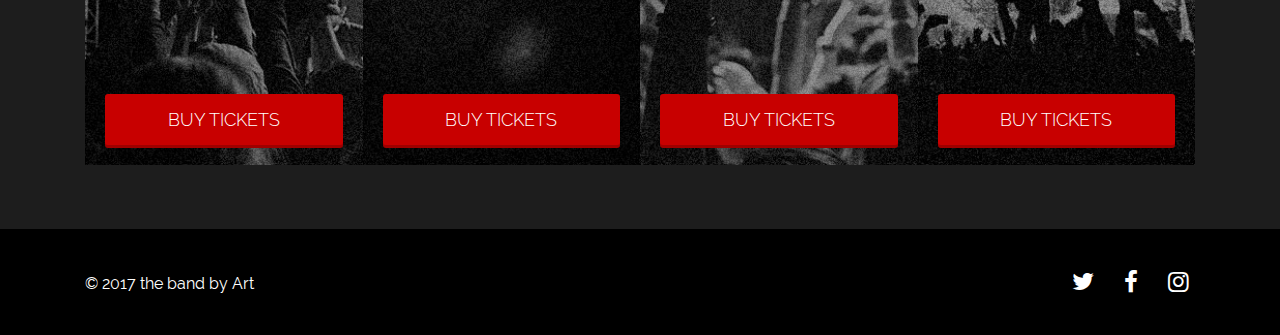
<file: rocksrars/index.html>
<!DOCTYPE html>
<html lang="en">

<head>
    <meta charset="utf-8">
    <title>Rock Stars</title>
    <meta name="description" content="">
    <meta http-equiv="X-UA-Compatible" content="IE=edge">
    <meta name="viewport" content="width=device-width, initial-scale=1, maximum-scale=1">
    <meta property="og:image" content="path/to/image.jpg">
    <link rel="shortcut icon" href="img/favicon/favicon.ico" type="image/x-icon">
    <link rel="stylesheet" href="css/main.css">
</head>

<body>
<!-- Preloader -->
<div class="loader">
    <div class="loader-inner"></div>
</div>
<!-- Preloader End-->

<!-- Header -->
<header id="header">

<!-- Navigation -->
    <nav class="navbar navbar-expand-md navbar-light fixed-top">
        <a class="navbar-brand" href="#">Rock Stars</a>
        <button class="navbar-toggler" type="button" data-toggle="collapse" data-target="#navbarNav" aria-controls="navbarNav" aria-expanded="false" aria-label="Toggle navigation">
            <span class="navbar-toggler-icon"><i class="icon-menu"></i></span>
        </button>
        <div class="collapse navbar-collapse justify-content-end" id="navbarNav">
            <ul class="navbar-nav">
                <li class="nav-item active">
                    <a class="nav-link" href="#">Home <span class="sr-only">(current)</span></a>
                </li>
                <li class="nav-item">
                    <a class="nav-link" href="#about_us">About</a>
                </li>
                <li class="nav-item">
                    <a class="nav-link" href="#music">Our Music</a>
                </li>
                <li class="nav-item">
                    <a class="nav-link" href="#shows">Upcoming Shows</a>
                </li>
            </ul>
        </div>
    </nav>
<!-- Navigation End -->

    <div class="container">
        <div class="row justify-content-center text-center">
           
            <div class="col-md-8">
                <h1 class="header_title">We are Rock Stars</h1>
                <p>Pounding the world like a battering ram. Oh, it tears me and I bleed. This thorn in my side. Smashing through the boundaries</p>
                <a href="#" class="btn">Listen to our music</a>
            </div>
            
        </div><!-- row -->
    </div><!-- container -->
    
</header><!-- header -->
<!-- Header End -->

<!-- About -->
<section id="about_us">
   
    <div class="container-fluid">
        <div class="row">
            
            <div class="col-md-6 about_us_left d-flex align-items-center justify-content-center">
                <h2 class="about_us_title">About us</h2>
            </div>
            
            <div class="col-lg-4 col-md-6 about_us_right d-flex flex-column justify-content-center">
                <p>Returning the reaction. Battery is here to stay.</p>
                <p>I'm diggin' my way. To his every word, live in fear. </p>
                <p>So let it be written. Cannot kill the battery. I'm creeping death. I'm sowing the seeds I take for granted. Chopping away at the source soon the course.</p>
            </div>
            
        </div><!-- row -->
    </div><!-- container-fluid -->
    
    <div class="container text-center band_members">
        <div class="row">
           
            
            <div class="col-md-4">
                <div class="card border-0 band_member">
                    <img class="card-img-top img-fluid" src="img/about_2.jpg" alt="Our Guitar">
                    <div class="card-body">
                        <h3 class="band_title">Jack Guitar</h3>
                        <p>Lead guitar</p>
                    </div>
                </div>
            </div>
            
            <div class="col-md-4">
                <div class="card border-0 band_member">
                    <img class="card-img-top img-fluid" src="img/about_1.jpg" alt="Our Singer">
                    <div class="card-body">
                        <h3 class="band_title">Jonnhy Singer</h3>
                        <p>Lead singer</p>
                    </div>
                </div>
            </div>
            
            <div class="col-md-4">
                <div class="card border-0 band_member">
                    <img class="card-img-top img-fluid" src="img/about_3.jpg" alt="Our Drums">
                    <div class="card-body">
                        <h3 class="band_title">Brad Drums</h3>
                        <p>Lead drums</p>
                    </div>
                </div>
            </div>
            
        </div><!-- row -->
    </div><!-- container -->
    
</section><!-- about_us -->
<!-- About End -->

<!-- Our Music -->
<section id="music" class="text-center">
   
    <div class="container music_box">
        <h2 class="music_title">Our Music</h2>
        
        <div class="row justify-content-center no-gutters">
            
            <div class="col col-sm-3">
                <img class="img-fluid" src="img/album_1.jpg" alt="Album 1">
            </div>
            
            <div class="col col-sm-3">
                <img class="img-fluid" src="img/album_2.jpg" alt="Album 2">
            </div>
            
            <div class="col col-sm-3">
                <img class="img-fluid" src="img/album_3.jpg" alt="Album 3">
            </div>
            
        </div><!-- row -->
           
        <div class="row justify-content-center no-gutters">
           
            <div class="col col-sm-3">
                <img class="img-fluid" src="img/album_4.jpg" alt="Album 4">
            </div>
            
            <div class="col col-sm-3">
                <img class="img-fluid" src="img/album_5.jpg" alt="Album 5">
            </div>
            
            <div class="col col-sm-3">
                <img class="img-fluid" src="img/album_6.jpg" alt="Album 6">
            </div>
            
        </div><!-- row -->
        
        <p>See something you like? </p>
        <a href="#" class="btn">Visit the store</a>
        
    </div><!-- container -->
    
</section><!-- music -->
<!-- Our Music End -->

<!-- Shows -->
<section id="shows">
   
    <div class="container">
        <h2 class="text-center shows_title">Upcoming shows</h2>
        
        <div class="row no-gutters">
            
            <div class="col-lg-3 col-sm-6">
                <div class="card border-0 show">
                    <img class="card-img" src="img/show-01.jpg" alt="Show 1">
                    <div class="card-img-overlay show_info">
                        <h4 class="show_title">The Music Festival</h4>
                        <p class="address">Montreal, QC, Canada</p>
                        <p class="date"><i class="icon-calendar"></i>07.07.2017</p>
                        <p class="price"><i class="icon-money"></i>starting at <span>$19</span></p>
                        <a href="#" class="btn mt-auto text-center">Buy tickets</a>
                    </div>
                </div>
            </div>
            
            <div class="col-lg-3 col-sm-6">
                <div class="card border-0 show">
                    <img class="card-img" src="img/show-02.jpg" alt="Show 1">
                    <div class="card-img-overlay show_info">
                        <h4 class="show_title">The Music Festival</h4>
                        <p class="address">Montreal, QC, Canada</p>
                        <p class="date"><i class="icon-calendar"></i>07.07.2017</p>
                        <p class="price"><i class="icon-money"></i>starting at <span>$19</span></p>
                        <a href="#" class="btn mt-auto text-center">Buy tickets</a>
                    </div>
                </div>
            </div>
            
            <div class="col-lg-3 col-sm-6">
                <div class="card border-0 show">
                    <img class="card-img" src="img/show-03.jpg" alt="Show 1">
                    <div class="card-img-overlay show_info">
                        <h4 class="show_title">The Music Festival</h4>
                        <p class="address">Montreal, QC, Canada</p>
                        <p class="date"><i class="icon-calendar"></i>07.07.2017</p>
                        <p class="price"><i class="icon-money"></i>starting at <span>$19</span></p>
                        <a href="#" class="btn mt-auto text-center">Buy tickets</a>
                    </div>
                </div>
            </div>
            
            <div class="col-lg-3 col-sm-6">
                <div class="card border-0 show">
                    <img class="card-img" src="img/show-04.jpg" alt="Show 1">
                    <div class="card-img-overlay show_info">
                        <h4 class="show_title">The Music Festival</h4>
                        <p class="address">Montreal, QC, Canada</p>
                        <p class="date"><i class="icon-calendar"></i>07.07.2017</p>
                        <p class="price"><i class="icon-money"></i>starting at <span>$19</span></p>
                        <a href="#" class="btn mt-auto text-center">Buy tickets</a>
                    </div>
                </div>
            </div>
            
        </div><!-- row -->
        
    </div><!-- container -->
    
</section><!-- shows -->
<!-- Shows End -->

<!-- Footer -->
<footer id="footer">
   
    <div class="container">
        <div class="row">
            
            <div class="col-sm-7">
                <p>&copy; 2017 the band by Art</p>
            </div>
            
            <div class="col-sm-5">
                <ul class="social_links">
                    <li><a href="#"><i class="icon-twitter"></i></a></li>
                    <li><a href="#"><i class="icon-facebook"></i></a></li>
                    <li><a href="#"><i class="icon-instagram"></i></a></li>
                </ul>
            </div>
            
        </div><!-- row -->
    </div><!-- container -->
    
</footer><!-- footer -->
<!-- Footer End -->

    <!--[if lt IE 9]>
    <script src="libs/html5shiv/es5-shim.min.js"></script>
    <script src="libs/html5shiv/html5shiv.min.js"></script>
    <script src="libs/html5shiv/html5shiv-printshiv.min.js"></script>
    <script src="libs/respond/respond.min.js"></script>
    <![endif]-->

<script src="js/libs.js"></script>
<script src="js/common.js"></script>

</body>
</html>
</file>
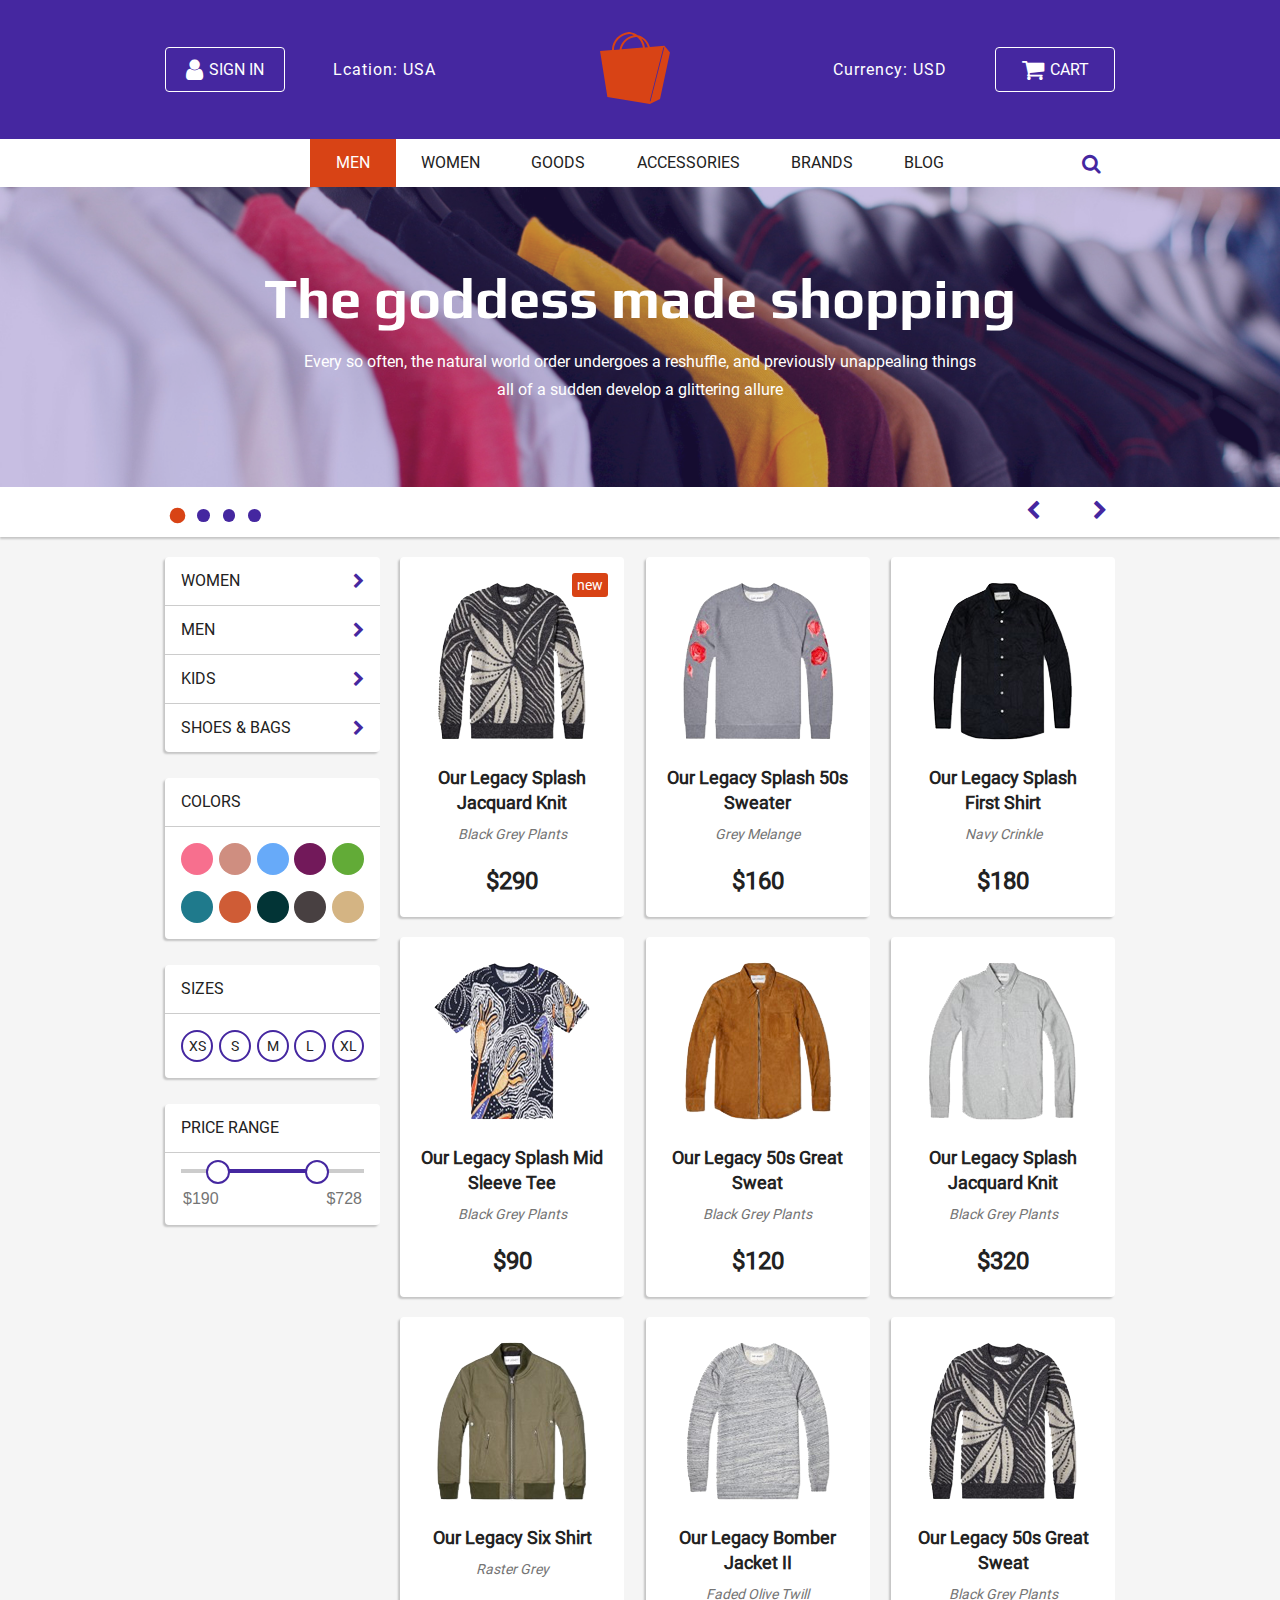
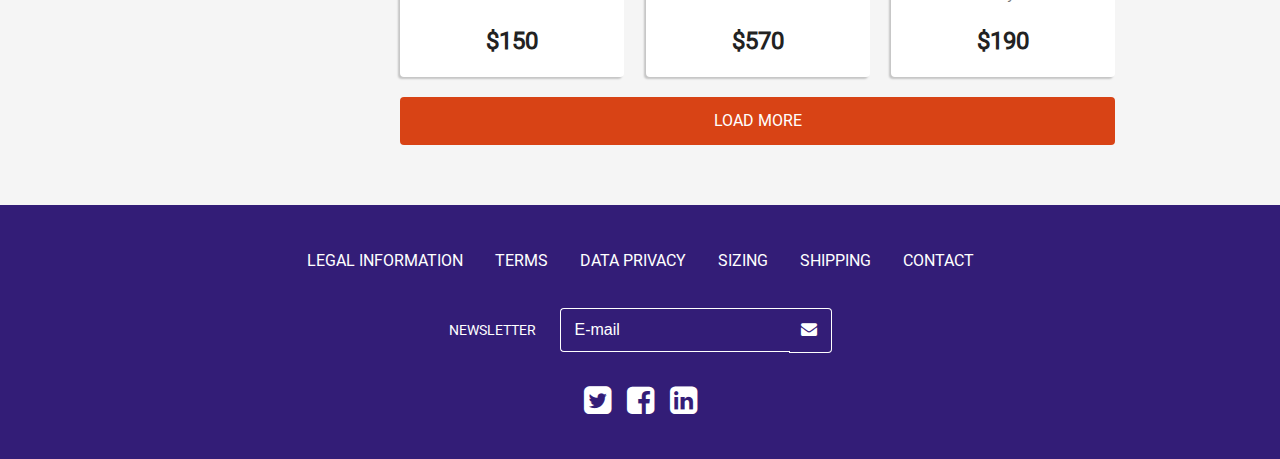
<file: supershop/index.html>
<!DOCTYPE html>
<html lang="en">

<head>
    <meta charset="utf-8">
    <meta name="viewport" content="width=device-width, initial-scale=1, maximum-scale=1">
    <title>Super Shop</title>
    <link rel="shortcut icon" href="img/favicon/favicon.ico" type="image/x-icon">
    <link rel="stylesheet" href="css/main.css">
</head>

<body>

<header id="header">

    <div class="wrapper">
        <div class="header_top flex_vert">
            <div class="header_left flex_vert">
                <a href="#" class="btn" id="sign_in_btn"><span class="icon-user"></span>Sign in</a>
                <div class="location">Lcation: <span>usa</span></div>
            </div>

            <div class="logo">
                <a href="#">
                <svg version="1.1" xmlns="http://www.w3.org/2000/svg" xmlns:xlink="http://www.w3.org/1999/xlink" x="0px" y="0px"
                viewBox="0 0 501.715 501.715" style="enable-background:new 0 0 501.715 501.715;" xml:space="preserve">

                <path d="M456.087,96.179l-101.053,8.289c-12.37-42.151-44.934-74.287-84.686-82.398C255.426,10.842,238.1,3.378,219.1,0.918V0h-13
                v0.74c-64,6.716-114.338,60.153-116.071,125.472l-82.888,6.796l51.292,320.703l296.28,48.004l70.592-35.174l69.268-323.271
                L456.087,96.179z M340.759,105.639l-20.519,1.683c-3.606-23.063-12.682-44.049-25.676-61.224
                C315.853,58.566,332.505,79.836,340.759,105.639z M264.74,35.225c21.275,17.067,36.557,43.121,41.507,73.245l-148.818,12.207
                c9.695-47.204,50.148-83.322,99.417-86.391C259.509,34.474,262.14,34.794,264.74,35.225z M212.326,14.253
                c10.692,0.753,20.942,3.384,30.499,7.599c-50.913,8.765-91.174,49.073-99.866,100.011l-38.96,3.196
                C106.347,65.832,153.438,17.91,212.326,14.253z M359.117,483.213l-5.656-1.442l95.579-375.235l5.655,1.44L359.117,483.213z"/>

                </svg>
                </a>
            </div>

            <div class="header_right flex_vert">
                <div class="currency">Currency: <span>usd</span></div>
                <a href="#" class="btn" id="cart_btn"><span class="icon-shopping-cart"></span>Cart</a>
            </div>
        </div><!-- header_top -->
    </div><!-- wrapper -->

    <div class="header_menu">
        <div class="wrapper">
            <nav class="main_menu flex_vert">
                <ul>
                    <li class="active"><a href="#">Men</a></li>
                    <li><a href="#">Women</a></li>
                    <li><a href="#">Goods</a></li>
                    <li><a href="#">Accessories</a></li>
                    <li><a href="#">Brands</a></li>
                    <li><a href="#">Blog</a></li>
                </ul>
            </nav>
            <div class="menu_btn"><span class="icon-bars"></span></div>
            <form action="#" id="search_panel">
                <input type="text" placeholder="Search" id="search">
                <button class="search_btn flex_vert"><span class="icon-search"></span></button>
            </form>
        </div><!-- wrapper -->
    </div><!-- header_menu -->

</header><!-- header -->

<section class="banner">

    <div class="main_slider">

        <div class="slide_item flex_vert" style="background-image: url(img/bg_1.jpg);">
            <h1 class="banner_title">The goddess made shopping</h1>
            <p class="banner_descr">Every so often, the natural world order undergoes a reshuffle, and previously unappealing things all of a sudden develop a glittering allure</p>
            <div class="banner_overlay"></div>
        </div>

        <div class="slide_item flex_vert" style="background-image: url(img/bg_2.jpg);">
            <h1 class="banner_title">Feel the magic of buy</h1>
            <p class="banner_descr">When it comes to matters of the wardrobe, there’s no denying that our Scandi neighbours have that distinctly effortless and cool thing well and truly nailed down</p>
            <div class="banner_overlay"></div>
        </div>

        <div class="slide_item flex_vert" style="background-image: url(img/bg_3.jpg);">
            <h1 class="banner_title">Everything is simple with shopping</h1>
            <p class="banner_descr">Forget the dusty flannels and faded suede of yester-seasons, western gets a fresh reboot for 2018 and now it’s all about grown-up Americana. Fashion’s last frontier is harder and edgier this time around, chock-full of gritty hardware details</p>
            <div class="banner_overlay"></div>
        </div>

        <div class="slide_item flex_vert" style="background-image: url(img/bg_4.jpg);">
            <h1 class="banner_title">Choice when nothing else will do</h1>
            <p class="banner_descr">Denim is like an ancient wood sprite that's been holed up in your wardrobe for longer than you can remember (probably centuries), so it can be hard to think of fun inventive ways to rock it</p>
            <div class="banner_overlay"></div>
        </div>

    </div><!-- main_slider -->

    <div class="slider_nav">
        <div class="wrapper flex_vert">
            <div class="slider_nav_left"></div>
            <div class="slider_nav_right"></div>
        </div><!-- wrapper -->
    </div><!-- slider_nav -->

</section><!-- banner -->

<main class="main">

   <div class="wrapper">
        <div class="main_content">

            <div class="content_left">

                <div class="category box">

                    <div class="category_item">
                        <div class="category_title flex_vert">
                            <span class="category_name">Women</span>
                            <span class="icon-chevron-right"></span>
                        </div>
                        <div class="category_content">
                            <ul>
                                <li><a href="#">Jackets</a></li>
                                <li><a href="#">Blazers</a></li>
                                <li><a href="#">Suits</a></li>
                                <li><a href="#">Trousers</a></li>
                                <li><a href="#">Jeans</a></li>
                                <li><a href="#">Shirts</a></li>
                            </ul>
                        </div>
                    </div>

                    <div class="category_item">
                        <div class="category_title flex_vert">
                            <span class="category_name">Men</span>
                            <span class="icon-chevron-right"></span>
                        </div>
                        <div class="category_content">
                            <ul>
                                <li><a href="#">Jackets</a></li>
                                <li><a href="#">Blazers</a></li>
                                <li><a href="#">Suits</a></li>
                                <li><a href="#">Trousers</a></li>
                                <li><a href="#">Jeans</a></li>
                                <li><a href="#">Shirts</a></li>
                            </ul>
                        </div>
                    </div>

                    <div class="category_item">
                        <div class="category_title flex_vert">
                            <span class="category_name">Kids</span>
                            <span class="icon-chevron-right"></span>
                        </div>
                        <div class="category_content">
                            <ul>
                                <li><a href="#">Jackets</a></li>
                                <li><a href="#">Blazers</a></li>
                                <li><a href="#">Suits</a></li>
                                <li><a href="#">Trousers</a></li>
                                <li><a href="#">Jeans</a></li>
                                <li><a href="#">Shirts</a></li>
                            </ul>
                        </div>
                    </div>

                    <div class="category_item">
                        <div class="category_title flex_vert">
                            <span class="category_name">Shoes&nbsp;&amp;&nbsp;Bags</span>
                            <span class="icon-chevron-right"></span>
                        </div>
                        <div class="category_content">
                            <ul>
                                <li><a href="#">Jackets</a></li>
                                <li><a href="#">Blazers</a></li>
                                <li><a href="#">Suits</a></li>
                                <li><a href="#">Trousers</a></li>
                                <li><a href="#">Jeans</a></li>
                                <li><a href="#">Shirts</a></li>
                            </ul>
                        </div>
                    </div>

                </div><!-- category -->

                <div class="colors box">

                    <div class="box_title flex_vert">
                        Colors
                    </div>

                    <div class="colors_list">
                        <form action="#">
                            <ul>
                                <li>
                                    <input id="color_1" type="checkbox">
                                    <label for="color_1" style="background-color: #F76F8E;"></label>
                                </li>
                                <li>
                                    <input id="color_2" type="checkbox">
                                    <label for="color_2" style="background-color: #CF8E80;"></label>
                                </li>
                                <li>
                                    <input id="color_3" type="checkbox">
                                    <label for="color_3" style="background-color: #67AAF9;"></label>
                                </li>
                                <li>
                                    <input id="color_4" type="checkbox">
                                    <label for="color_4" style="background-color: #72195A;"></label>
                                </li>
                                <li>
                                    <input id="color_5" type="checkbox">
                                    <label for="color_5" style="background-color: #62AB37;"></label>
                                </li>
                                <li>
                                    <input id="color_6" type="checkbox">
                                    <label for="color_6" style="background-color: #1F7A8C;"></label>
                                </li>
                                <li>
                                    <input id="color_7" type="checkbox">
                                    <label for="color_7" style="background-color: #CF5C36;"></label>
                                </li>
                                <li>
                                    <input id="color_8" type="checkbox">
                                    <label for="color_8" style="background-color: #023436;"></label>
                                </li>
                                <li>
                                    <input id="color_9" type="checkbox">
                                    <label for="color_9" style="background-color: #484041;"></label>
                                </li>
                                <li>
                                    <input id="color_10" type="checkbox">
                                    <label for="color_10" style="background-color: #D4B483;"></label>
                                </li>
                            </ul>
                        </form>
                    </div><!-- colors_list -->

                </div><!-- colors -->

                <div class="sizes box">

                    <div class="box_title flex_vert">
                        Sizes
                    </div>

                    <div class="sizes_list">
                        <form action="#">
                            <ul>
                                <li>
                                    <input id="size_1" type="checkbox">
                                    <label for="size_1">xs</label>
                                </li>
                                <li>
                                    <input id="size_2" type="checkbox">
                                    <label for="size_2">s</label>
                                </li>
                                <li>
                                    <input id="size_3" type="checkbox">
                                    <label for="size_3">m</label>
                                </li>
                                <li>
                                    <input id="size_4" type="checkbox">
                                    <label for="size_4">l</label>
                                </li>
                                <li>
                                    <input id="size_5" type="checkbox">
                                    <label for="size_5">xl</label>
                                </li>
                            </ul>
                        </form>
                    </div>

                </div><!-- sizes -->

                <div class="price_range box">

                    <div class="box_title flex_vert">
                        Price Range
                    </div>

                    <div class="price_range_content">
                        <div id="slider-range"></div>
                        <div class="price_box flex_vert">
                            <input type="text" name="min_price">
                            <input type="text" name="max_price">
                        </div>
                    </div>

                </div><!-- price_range -->

            </div><!-- content_left -->

            <div class="content_right">
                <div class="product_list">

                    <a href="#" class="product">
                        <div class="product_img">
                            <img src="img/product_1.png" alt="product_1" class="img-responsive">
                        </div>
                        <h3 class="product_title">Our Legacy Splash Jacquard Knit</h3>
                        <p class="product_descr">Black Grey Plants</p>
                        <span class="price">$290</span>
                        <span class="new">new</span>
                    </a>

                    <a href="#" class="product">
                        <div class="product_img">
                            <img src="img/product_2.png" alt="product_2" class="img-responsive">
                        </div>
                        <h3 class="product_title">Our Legacy Splash 50s Sweater</h3>
                        <p class="product_descr">Grey Melange </p>
                        <span class="price">$160</span>
                    </a>

                    <a href="#" class="product">
                        <div class="product_img">
                            <img src="img/product_3.png" alt="product_3" class="img-responsive">
                        </div>
                        <h3 class="product_title">Our Legacy Splash First Shirt</h3>
                        <p class="product_descr">Navy Crinkle</p>
                        <span class="price">$180</span>
                    </a>

                    <a href="#" class="product">
                        <div class="product_img">
                            <img src="img/product_4.png" alt="product_4" class="img-responsive">
                        </div>
                        <h3 class="product_title">Our Legacy Splash Mid Sleeve Tee</h3>
                        <p class="product_descr">Black Grey Plants</p>
                        <span class="price">$90</span>
                    </a>

                    <a href="#" class="product">
                        <div class="product_img">
                            <img src="img/product_5.png" alt="product_5" class="img-responsive">
                        </div>
                        <h3 class="product_title">Our Legacy 50s Great Sweat</h3>
                        <p class="product_descr">Black Grey Plants</p>
                        <span class="price">$120</span>
                    </a>

                    <a href="#" class="product">
                        <div class="product_img">
                            <img src="img/product_6.png" alt="product_6" class="img-responsive">
                        </div>
                        <h3 class="product_title">Our Legacy Splash Jacquard Knit</h3>
                        <p class="product_descr">Black Grey Plants</p>
                        <span class="price">$320</span>
                    </a>

                    <a href="#" class="product">
                        <div class="product_img">
                            <img src="img/product_7.png" alt="product_7" class="img-responsive">
                        </div>
                        <h3 class="product_title">Our Legacy Six Shirt</h3>
                        <p class="product_descr">Raster Grey</p>
                        <span class="price">$150</span>
                    </a>

                    <a href="#" class="product">
                        <div class="product_img">
                            <img src="img/product_8.png" alt="product_8" class="img-responsive">
                        </div>
                        <h3 class="product_title">Our Legacy Bomber Jacket II</h3>
                        <p class="product_descr">Faded Olive Twill</p>
                        <span class="price">$570</span>
                    </a>

                    <a href="#" class="product">
                        <div class="product_img">
                            <img src="img/product_9.png" alt="product_9" class="img-responsive">
                        </div>
                        <h3 class="product_title">Our Legacy 50s Great Sweat</h3>
                        <p class="product_descr">Black Grey Plants</p>
                        <span class="price">$190</span>
                    </a>

                </div><!-- product_list -->

                <a href="#" class="load_more">Load More</a>

            </div><!-- content_right -->

        </div><!-- main_content -->
   </div><!-- wrapper -->

</main><!-- main -->

<footer id="footer">
    <div class="wrapper">
        <div class="footer_content">
            <div class="footer_left">
                <nav class="footer_menu">
                    <ul class="flex_vert">
                        <li><a href="#">Legal Information</a></li>
                        <li><a href="#">Terms</a></li>
                        <li><a href="#">Data Privacy</a></li>
                        <li><a href="#">Sizing</a></li>
                        <li><a href="#">Shipping</a></li>
                        <li><a href="#">Contact</a></li>
                    </ul>
                </nav>
            </div><!-- footer_left -->

           <div class="footer_right">
                <form action="#" class="newsletter flex_vert">
                    <label for="news">Newsletter</label>
                    <input type="email" id="news" placeholder="E-mail">
                    <button type="button"><span class="icon-envelope"></span></button>
                </form>

                <ul class="social flex_vert">
                    <li><a href="#" title="twitter" target="_blank"><span class="icon-twitter-square"></span></a></li>
                    <li><a href="#" title="facebook" target="_blank"><span class="icon-facebook-square"></span></a></li>
                    <li><a href="#" title="linkedin" target="_blank"><span class="icon-linkedin-square"></span></a></li>
                </ul>
            </div><!-- footer_right -->
        </div><!-- footer_content -->
    </div><!-- wrapper -->
</footer><!-- footer -->

<div id="cart" class="flex_vert">
    <div class="cart_header flex_vert">
        <span class="cart_title">Your Cart</span>
        <span class="icon-close close_cart"></span>
    </div>

    <a href="#" class="btn btn_cart">Order</a>
</div><!-- cart -->

<div id="sign_in">
    <div class="sign_in_close"><span class="icon-close"></span></div>
    <div class="sign_in_content">
        <form action="#">
            <div class="input">
                <input type="text" placeholder="Login" name="login">
            </div>
            <div class="input">
                <input type="password" placeholder="Password" name="password">
            </div>
            <button class="btn">Sign in</button>
        </form>
    </div>
</div><!-- sign_in -->
<div id="black_fill"></div>

<script src="js/libs.js"></script>
<script src="js/common.js"></script>

</body>
</html>
</file>
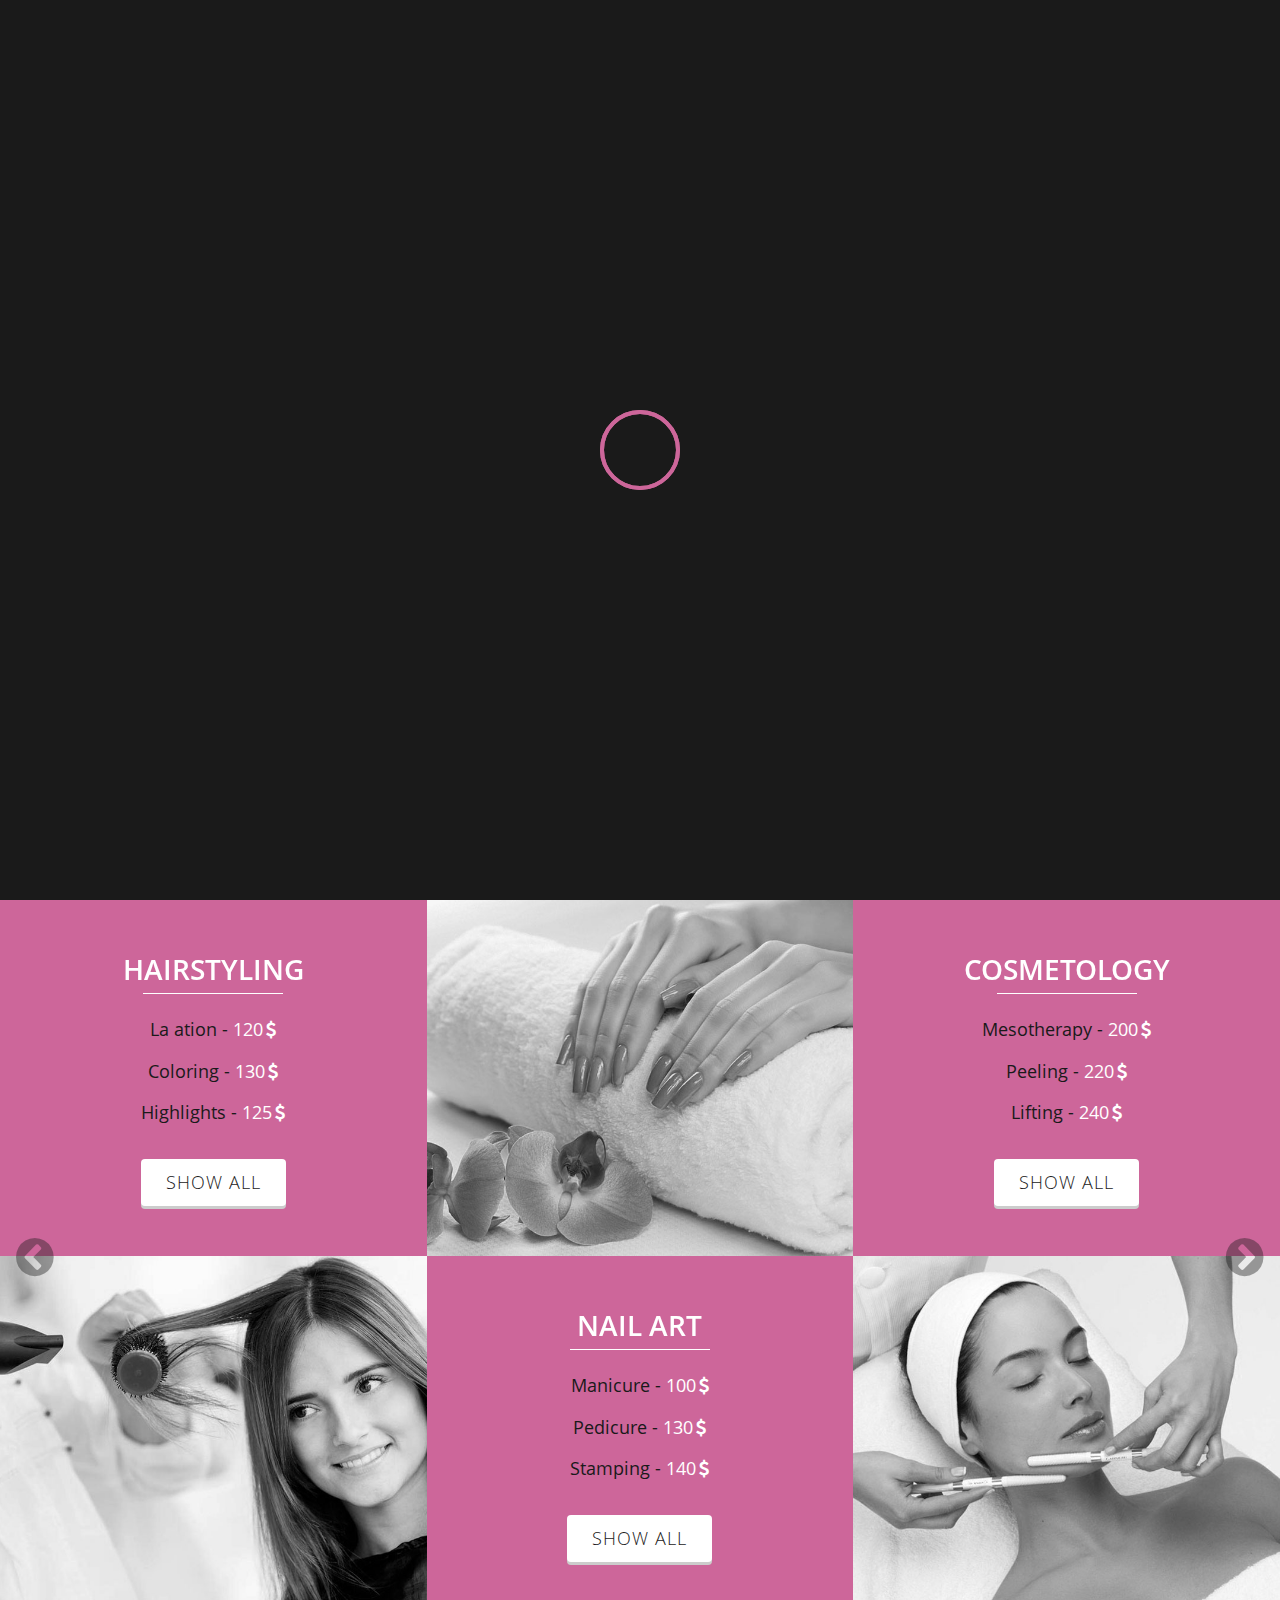
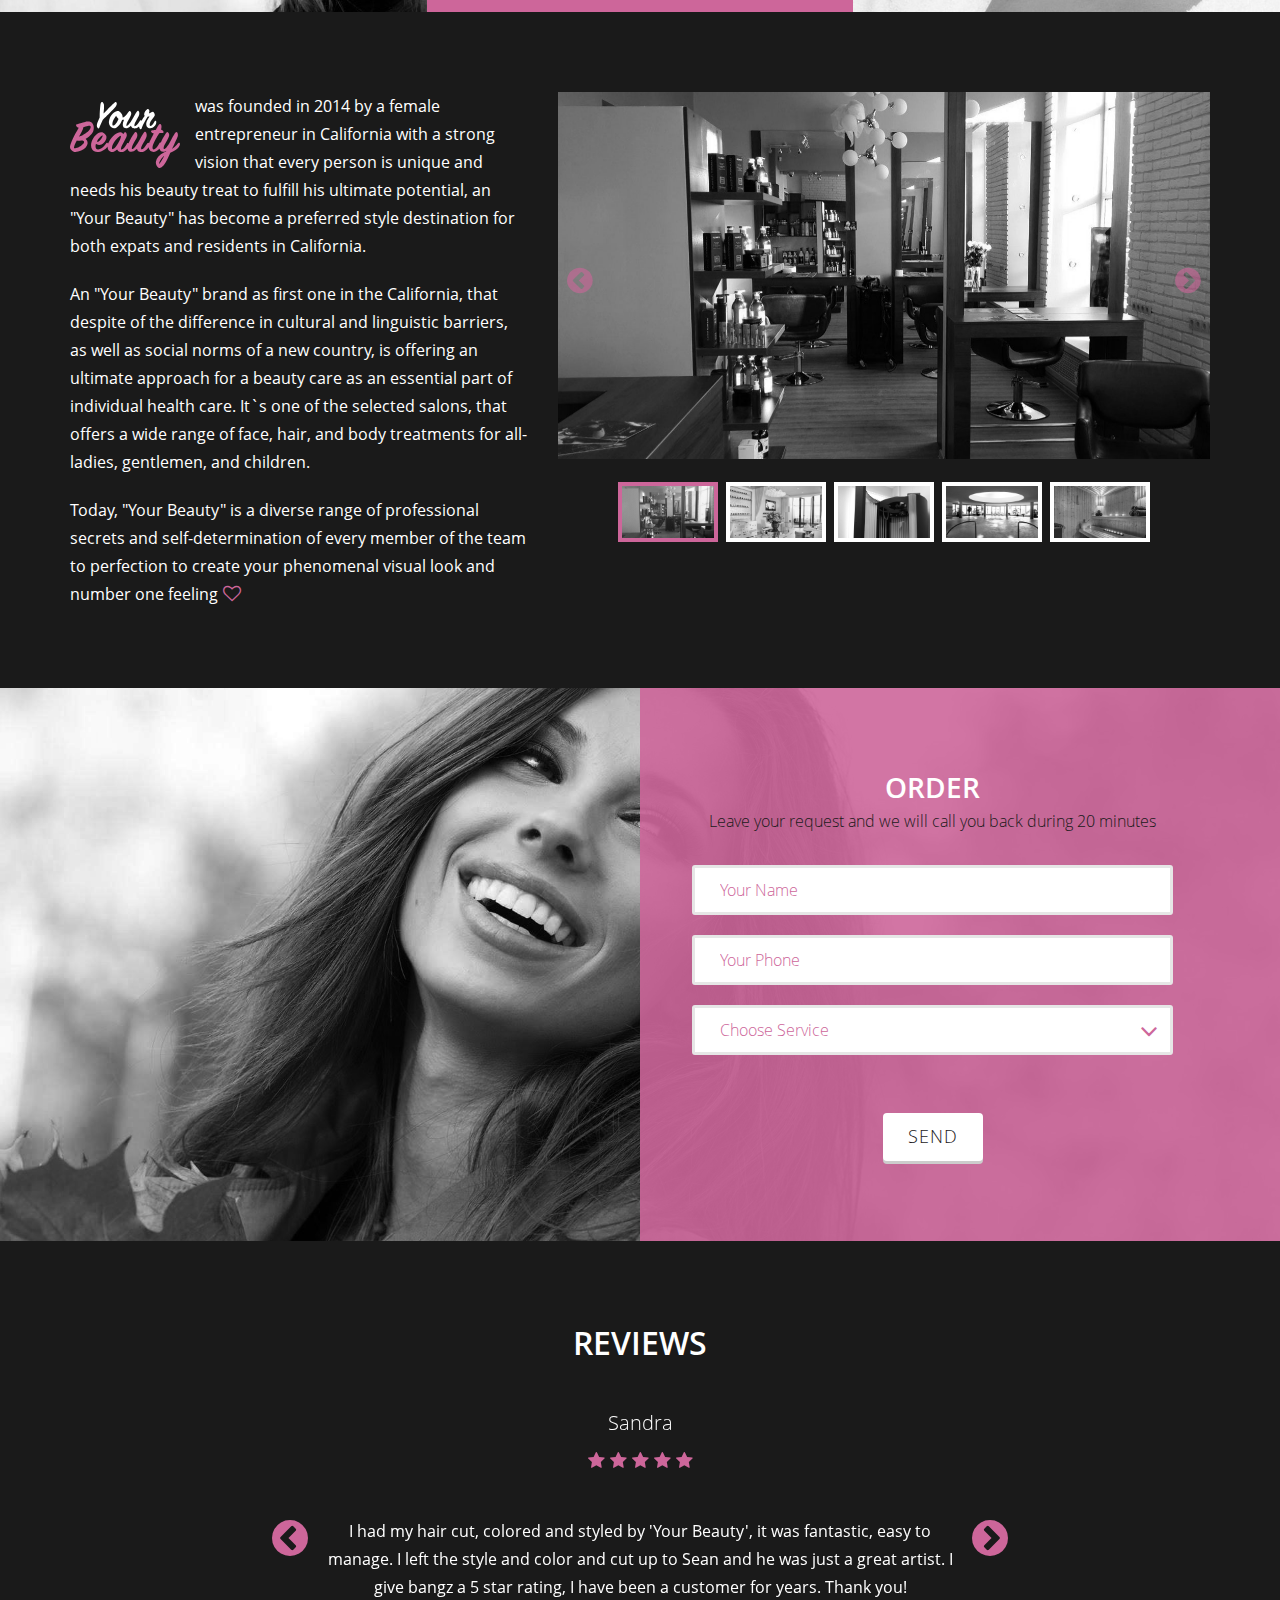
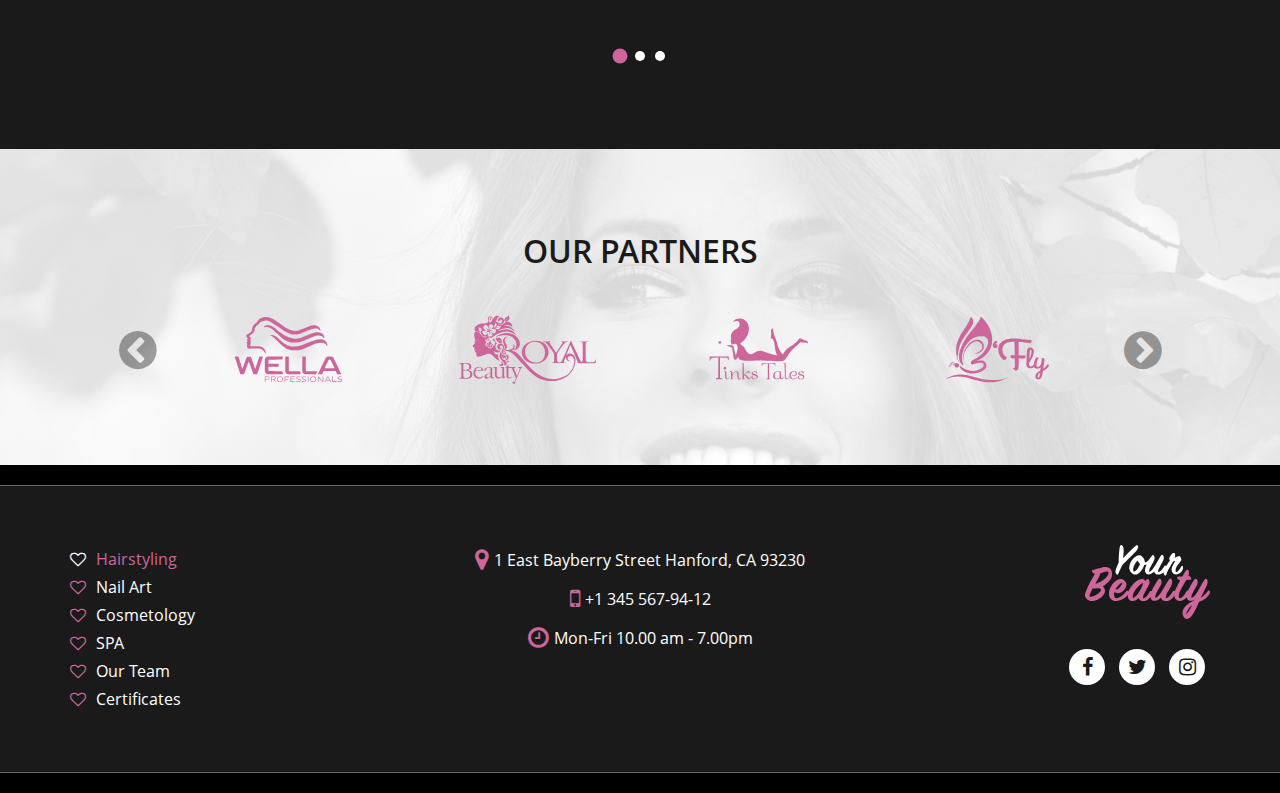
<file: yourbeauty/index.html>
<!DOCTYPE html>
<html lang="en">

<head>
    <meta charset="utf-8">
    
    <title>Your Beauty</title>
    
    <meta name="description" content="">
    <meta http-equiv="X-UA-Compatible" content="IE=edge">
    <meta name="viewport" content="width=device-width, initial-scale=1, maximum-scale=1">
    <meta property="og:image" content="path/to/image.jpg">
    
    <link rel="shortcut icon" href="img/favicon/favicon.ico" type="image/x-icon">

    <!-- Bootstrap v3.3.4 Grid Styles -->
    <style>html{font-family:sans-serif;-ms-text-size-adjust:100%;-webkit-text-size-adjust:100%}body{margin:0}article,aside,details,figcaption,figure,footer,header,hgroup,main,menu,nav,section,summary{display:block}audio,canvas,progress,video{display:inline-block;vertical-align:baseline}audio:not([controls]){display:none;height:0}[hidden],template{display:none}a{background-color:transparent}a:active,a:hover{outline:0}abbr[title]{border-bottom:1px dotted}b,strong{font-weight:bold}dfn{font-style:italic}h1{font-size:2em;margin:0.67em 0}mark{background:#ff0;color:#000}small{font-size:80%}sub,sup{font-size:75%;line-height:0;position:relative;vertical-align:baseline}sup{top:-0.5em}sub{bottom:-0.25em}img{border:0}svg:not(:root){overflow:hidden}figure{margin:1em 40px}hr{-moz-box-sizing:content-box;-webkit-box-sizing:content-box;box-sizing:content-box;height:0}pre{overflow:auto}code,kbd,pre,samp{font-family:monospace, monospace;font-size:1em}button,input,optgroup,select,textarea{color:inherit;font:inherit;margin:0}button{overflow:visible}button,select{text-transform:none}button,html input[type="button"],input[type="reset"],input[type="submit"]{-webkit-appearance:button;cursor:pointer}button[disabled],html input[disabled]{cursor:default}button::-moz-focus-inner,input::-moz-focus-inner{border:0;padding:0}input{line-height:normal}input[type="checkbox"],input[type="radio"]{-webkit-box-sizing:border-box;-moz-box-sizing:border-box;box-sizing:border-box;padding:0}input[type="number"]::-webkit-inner-spin-button,input[type="number"]::-webkit-outer-spin-button{height:auto}input[type="search"]{-webkit-appearance:textfield;-moz-box-sizing:content-box;-webkit-box-sizing:content-box;box-sizing:content-box}input[type="search"]::-webkit-search-cancel-button,input[type="search"]::-webkit-search-decoration{-webkit-appearance:none}fieldset{border:1px solid #c0c0c0;margin:0 2px;padding:0.35em 0.625em 0.75em}legend{border:0;padding:0}textarea{overflow:auto}optgroup{font-weight:bold}table{border-collapse:collapse;border-spacing:0}td,th{padding:0}*{-webkit-box-sizing:border-box;-moz-box-sizing:border-box;box-sizing:border-box}*:before,*:after{-webkit-box-sizing:border-box;-moz-box-sizing:border-box;box-sizing:border-box}html{font-size:10px;-webkit-tap-highlight-color:rgba(0,0,0,0)}body{font-family:"Helvetica Neue",Helvetica,Arial,sans-serif;font-size:14px;line-height:1.42857143;color:#333;background-color:#fff}input,button,select,textarea{font-family:inherit;font-size:inherit;line-height:inherit}a{color:#337ab7;text-decoration:none}a:hover,a:focus{color:#23527c;text-decoration:underline}a:focus{outline:thin dotted;outline:5px auto -webkit-focus-ring-color;outline-offset:-2px}figure{margin:0}img{vertical-align:middle}.img-responsive{display:block;max-width:100%;height:auto}.img-rounded{border-radius:6px}.img-thumbnail{padding:4px;line-height:1.42857143;background-color:#fff;border:1px solid #ddd;border-radius:4px;-webkit-transition:all .2s ease-in-out;-o-transition:all .2s ease-in-out;transition:all .2s ease-in-out;display:inline-block;max-width:100%;height:auto}.img-circle{border-radius:50%}hr{margin-top:20px;margin-bottom:20px;border:0;border-top:1px solid #eee}.sr-only{position:absolute;width:1px;height:1px;margin:-1px;padding:0;overflow:hidden;clip:rect(0, 0, 0, 0);border:0}.sr-only-focusable:active,.sr-only-focusable:focus{position:static;width:auto;height:auto;margin:0;overflow:visible;clip:auto}[role="button"]{cursor:pointer}.container{margin-right:auto;margin-left:auto;padding-left:15px;padding-right:15px}@media (min-width:768px){.container{width:750px}}@media (min-width:992px){.container{width:970px}}@media (min-width:1200px){.container{width:1170px}}.container-fluid{margin-right:auto;margin-left:auto;padding-left:15px;padding-right:15px}.row{margin-left:-15px;margin-right:-15px}.col-xs-1, .col-sm-1, .col-md-1, .col-lg-1, .col-xs-2, .col-sm-2, .col-md-2, .col-lg-2, .col-xs-3, .col-sm-3, .col-md-3, .col-lg-3, .col-xs-4, .col-sm-4, .col-md-4, .col-lg-4, .col-xs-5, .col-sm-5, .col-md-5, .col-lg-5, .col-xs-6, .col-sm-6, .col-md-6, .col-lg-6, .col-xs-7, .col-sm-7, .col-md-7, .col-lg-7, .col-xs-8, .col-sm-8, .col-md-8, .col-lg-8, .col-xs-9, .col-sm-9, .col-md-9, .col-lg-9, .col-xs-10, .col-sm-10, .col-md-10, .col-lg-10, .col-xs-11, .col-sm-11, .col-md-11, .col-lg-11, .col-xs-12, .col-sm-12, .col-md-12, .col-lg-12{position:relative;min-height:1px;padding-left:15px;padding-right:15px}.col-xs-1, .col-xs-2, .col-xs-3, .col-xs-4, .col-xs-5, .col-xs-6, .col-xs-7, .col-xs-8, .col-xs-9, .col-xs-10, .col-xs-11, .col-xs-12{float:left}.col-xs-12{width:100%}.col-xs-11{width:91.66666667%}.col-xs-10{width:83.33333333%}.col-xs-9{width:75%}.col-xs-8{width:66.66666667%}.col-xs-7{width:58.33333333%}.col-xs-6{width:50%}.col-xs-5{width:41.66666667%}.col-xs-4{width:33.33333333%}.col-xs-3{width:25%}.col-xs-2{width:16.66666667%}.col-xs-1{width:8.33333333%}.col-xs-pull-12{right:100%}.col-xs-pull-11{right:91.66666667%}.col-xs-pull-10{right:83.33333333%}.col-xs-pull-9{right:75%}.col-xs-pull-8{right:66.66666667%}.col-xs-pull-7{right:58.33333333%}.col-xs-pull-6{right:50%}.col-xs-pull-5{right:41.66666667%}.col-xs-pull-4{right:33.33333333%}.col-xs-pull-3{right:25%}.col-xs-pull-2{right:16.66666667%}.col-xs-pull-1{right:8.33333333%}.col-xs-pull-0{right:auto}.col-xs-push-12{left:100%}.col-xs-push-11{left:91.66666667%}.col-xs-push-10{left:83.33333333%}.col-xs-push-9{left:75%}.col-xs-push-8{left:66.66666667%}.col-xs-push-7{left:58.33333333%}.col-xs-push-6{left:50%}.col-xs-push-5{left:41.66666667%}.col-xs-push-4{left:33.33333333%}.col-xs-push-3{left:25%}.col-xs-push-2{left:16.66666667%}.col-xs-push-1{left:8.33333333%}.col-xs-push-0{left:auto}.col-xs-offset-12{margin-left:100%}.col-xs-offset-11{margin-left:91.66666667%}.col-xs-offset-10{margin-left:83.33333333%}.col-xs-offset-9{margin-left:75%}.col-xs-offset-8{margin-left:66.66666667%}.col-xs-offset-7{margin-left:58.33333333%}.col-xs-offset-6{margin-left:50%}.col-xs-offset-5{margin-left:41.66666667%}.col-xs-offset-4{margin-left:33.33333333%}.col-xs-offset-3{margin-left:25%}.col-xs-offset-2{margin-left:16.66666667%}.col-xs-offset-1{margin-left:8.33333333%}.col-xs-offset-0{margin-left:0}@media (min-width:768px){.col-sm-1, .col-sm-2, .col-sm-3, .col-sm-4, .col-sm-5, .col-sm-6, .col-sm-7, .col-sm-8, .col-sm-9, .col-sm-10, .col-sm-11, .col-sm-12{float:left}.col-sm-12{width:100%}.col-sm-11{width:91.66666667%}.col-sm-10{width:83.33333333%}.col-sm-9{width:75%}.col-sm-8{width:66.66666667%}.col-sm-7{width:58.33333333%}.col-sm-6{width:50%}.col-sm-5{width:41.66666667%}.col-sm-4{width:33.33333333%}.col-sm-3{width:25%}.col-sm-2{width:16.66666667%}.col-sm-1{width:8.33333333%}.col-sm-pull-12{right:100%}.col-sm-pull-11{right:91.66666667%}.col-sm-pull-10{right:83.33333333%}.col-sm-pull-9{right:75%}.col-sm-pull-8{right:66.66666667%}.col-sm-pull-7{right:58.33333333%}.col-sm-pull-6{right:50%}.col-sm-pull-5{right:41.66666667%}.col-sm-pull-4{right:33.33333333%}.col-sm-pull-3{right:25%}.col-sm-pull-2{right:16.66666667%}.col-sm-pull-1{right:8.33333333%}.col-sm-pull-0{right:auto}.col-sm-push-12{left:100%}.col-sm-push-11{left:91.66666667%}.col-sm-push-10{left:83.33333333%}.col-sm-push-9{left:75%}.col-sm-push-8{left:66.66666667%}.col-sm-push-7{left:58.33333333%}.col-sm-push-6{left:50%}.col-sm-push-5{left:41.66666667%}.col-sm-push-4{left:33.33333333%}.col-sm-push-3{left:25%}.col-sm-push-2{left:16.66666667%}.col-sm-push-1{left:8.33333333%}.col-sm-push-0{left:auto}.col-sm-offset-12{margin-left:100%}.col-sm-offset-11{margin-left:91.66666667%}.col-sm-offset-10{margin-left:83.33333333%}.col-sm-offset-9{margin-left:75%}.col-sm-offset-8{margin-left:66.66666667%}.col-sm-offset-7{margin-left:58.33333333%}.col-sm-offset-6{margin-left:50%}.col-sm-offset-5{margin-left:41.66666667%}.col-sm-offset-4{margin-left:33.33333333%}.col-sm-offset-3{margin-left:25%}.col-sm-offset-2{margin-left:16.66666667%}.col-sm-offset-1{margin-left:8.33333333%}.col-sm-offset-0{margin-left:0}}@media (min-width:992px){.col-md-1, .col-md-2, .col-md-3, .col-md-4, .col-md-5, .col-md-6, .col-md-7, .col-md-8, .col-md-9, .col-md-10, .col-md-11, .col-md-12{float:left}.col-md-12{width:100%}.col-md-11{width:91.66666667%}.col-md-10{width:83.33333333%}.col-md-9{width:75%}.col-md-8{width:66.66666667%}.col-md-7{width:58.33333333%}.col-md-6{width:50%}.col-md-5{width:41.66666667%}.col-md-4{width:33.33333333%}.col-md-3{width:25%}.col-md-2{width:16.66666667%}.col-md-1{width:8.33333333%}.col-md-pull-12{right:100%}.col-md-pull-11{right:91.66666667%}.col-md-pull-10{right:83.33333333%}.col-md-pull-9{right:75%}.col-md-pull-8{right:66.66666667%}.col-md-pull-7{right:58.33333333%}.col-md-pull-6{right:50%}.col-md-pull-5{right:41.66666667%}.col-md-pull-4{right:33.33333333%}.col-md-pull-3{right:25%}.col-md-pull-2{right:16.66666667%}.col-md-pull-1{right:8.33333333%}.col-md-pull-0{right:auto}.col-md-push-12{left:100%}.col-md-push-11{left:91.66666667%}.col-md-push-10{left:83.33333333%}.col-md-push-9{left:75%}.col-md-push-8{left:66.66666667%}.col-md-push-7{left:58.33333333%}.col-md-push-6{left:50%}.col-md-push-5{left:41.66666667%}.col-md-push-4{left:33.33333333%}.col-md-push-3{left:25%}.col-md-push-2{left:16.66666667%}.col-md-push-1{left:8.33333333%}.col-md-push-0{left:auto}.col-md-offset-12{margin-left:100%}.col-md-offset-11{margin-left:91.66666667%}.col-md-offset-10{margin-left:83.33333333%}.col-md-offset-9{margin-left:75%}.col-md-offset-8{margin-left:66.66666667%}.col-md-offset-7{margin-left:58.33333333%}.col-md-offset-6{margin-left:50%}.col-md-offset-5{margin-left:41.66666667%}.col-md-offset-4{margin-left:33.33333333%}.col-md-offset-3{margin-left:25%}.col-md-offset-2{margin-left:16.66666667%}.col-md-offset-1{margin-left:8.33333333%}.col-md-offset-0{margin-left:0}}@media (min-width:1200px){.col-lg-1, .col-lg-2, .col-lg-3, .col-lg-4, .col-lg-5, .col-lg-6, .col-lg-7, .col-lg-8, .col-lg-9, .col-lg-10, .col-lg-11, .col-lg-12{float:left}.col-lg-12{width:100%}.col-lg-11{width:91.66666667%}.col-lg-10{width:83.33333333%}.col-lg-9{width:75%}.col-lg-8{width:66.66666667%}.col-lg-7{width:58.33333333%}.col-lg-6{width:50%}.col-lg-5{width:41.66666667%}.col-lg-4{width:33.33333333%}.col-lg-3{width:25%}.col-lg-2{width:16.66666667%}.col-lg-1{width:8.33333333%}.col-lg-pull-12{right:100%}.col-lg-pull-11{right:91.66666667%}.col-lg-pull-10{right:83.33333333%}.col-lg-pull-9{right:75%}.col-lg-pull-8{right:66.66666667%}.col-lg-pull-7{right:58.33333333%}.col-lg-pull-6{right:50%}.col-lg-pull-5{right:41.66666667%}.col-lg-pull-4{right:33.33333333%}.col-lg-pull-3{right:25%}.col-lg-pull-2{right:16.66666667%}.col-lg-pull-1{right:8.33333333%}.col-lg-pull-0{right:auto}.col-lg-push-12{left:100%}.col-lg-push-11{left:91.66666667%}.col-lg-push-10{left:83.33333333%}.col-lg-push-9{left:75%}.col-lg-push-8{left:66.66666667%}.col-lg-push-7{left:58.33333333%}.col-lg-push-6{left:50%}.col-lg-push-5{left:41.66666667%}.col-lg-push-4{left:33.33333333%}.col-lg-push-3{left:25%}.col-lg-push-2{left:16.66666667%}.col-lg-push-1{left:8.33333333%}.col-lg-push-0{left:auto}.col-lg-offset-12{margin-left:100%}.col-lg-offset-11{margin-left:91.66666667%}.col-lg-offset-10{margin-left:83.33333333%}.col-lg-offset-9{margin-left:75%}.col-lg-offset-8{margin-left:66.66666667%}.col-lg-offset-7{margin-left:58.33333333%}.col-lg-offset-6{margin-left:50%}.col-lg-offset-5{margin-left:41.66666667%}.col-lg-offset-4{margin-left:33.33333333%}.col-lg-offset-3{margin-left:25%}.col-lg-offset-2{margin-left:16.66666667%}.col-lg-offset-1{margin-left:8.33333333%}.col-lg-offset-0{margin-left:0}}.clearfix:before,.clearfix:after,.container:before,.container:after,.container-fluid:before,.container-fluid:after,.row:before,.row:after{content:" ";display:table}.clearfix:after,.container:after,.container-fluid:after,.row:after{clear:both}.center-block{display:block;margin-left:auto;margin-right:auto}.pull-right{float:right !important}.pull-left{float:left !important}.hide{display:none !important}.show{display:block !important}.invisible{visibility:hidden}.text-hide{font:0/0 a;color:transparent;text-shadow:none;background-color:transparent;border:0}.hidden{display:none !important}.affix{position:fixed}@-ms-viewport{width:device-width}.visible-xs,.visible-sm,.visible-md,.visible-lg{display:none !important}.visible-xs-block,.visible-xs-inline,.visible-xs-inline-block,.visible-sm-block,.visible-sm-inline,.visible-sm-inline-block,.visible-md-block,.visible-md-inline,.visible-md-inline-block,.visible-lg-block,.visible-lg-inline,.visible-lg-inline-block{display:none !important}@media (max-width:767px){.visible-xs{display:block !important}table.visible-xs{display:table}tr.visible-xs{display:table-row !important}th.visible-xs,td.visible-xs{display:table-cell !important}}@media (max-width:767px){.visible-xs-block{display:block !important}}@media (max-width:767px){.visible-xs-inline{display:inline !important}}@media (max-width:767px){.visible-xs-inline-block{display:inline-block !important}}@media (min-width:768px) and (max-width:991px){.visible-sm{display:block !important}table.visible-sm{display:table}tr.visible-sm{display:table-row !important}th.visible-sm,td.visible-sm{display:table-cell !important}}@media (min-width:768px) and (max-width:991px){.visible-sm-block{display:block !important}}@media (min-width:768px) and (max-width:991px){.visible-sm-inline{display:inline !important}}@media (min-width:768px) and (max-width:991px){.visible-sm-inline-block{display:inline-block !important}}@media (min-width:992px) and (max-width:1199px){.visible-md{display:block !important}table.visible-md{display:table}tr.visible-md{display:table-row !important}th.visible-md,td.visible-md{display:table-cell !important}}@media (min-width:992px) and (max-width:1199px){.visible-md-block{display:block !important}}@media (min-width:992px) and (max-width:1199px){.visible-md-inline{display:inline !important}}@media (min-width:992px) and (max-width:1199px){.visible-md-inline-block{display:inline-block !important}}@media (min-width:1200px){.visible-lg{display:block !important}table.visible-lg{display:table}tr.visible-lg{display:table-row !important}th.visible-lg,td.visible-lg{display:table-cell !important}}@media (min-width:1200px){.visible-lg-block{display:block !important}}@media (min-width:1200px){.visible-lg-inline{display:inline !important}}@media (min-width:1200px){.visible-lg-inline-block{display:inline-block !important}}@media (max-width:767px){.hidden-xs{display:none !important}}@media (min-width:768px) and (max-width:991px){.hidden-sm{display:none !important}}@media (min-width:992px) and (max-width:1199px){.hidden-md{display:none !important}}@media (min-width:1200px){.hidden-lg{display:none !important}}.visible-print{display:none !important}@media print{.visible-print{display:block !important}table.visible-print{display:table}tr.visible-print{display:table-row !important}th.visible-print,td.visible-print{display:table-cell !important}}.visible-print-block{display:none !important}@media print{.visible-print-block{display:block !important}}.visible-print-inline{display:none !important}@media print{.visible-print-inline{display:inline !important}}.visible-print-inline-block{display:none !important}@media print{.visible-print-inline-block{display:inline-block !important}}@media print{.hidden-print{display:none !important}}</style>

    <!-- Header CSS (First Sections of Website: paste after release from header.min.css here) -->
    <style></style>

    <link rel="stylesheet" href="css/libs.min.css">
    <link rel="stylesheet" href="css/main.min.css">
</head>

<body>
    
    <!-- Preloader -->
    <div class="preloader">
        <div class="puls"></div>
    </div>
    <!-- Preloader End -->

    <div id="my-page">
        
        <!-- Header -->
        <div id="my-header">
           
            <header id="header" style="background-image: url(img/bg-top.jpg);">
                
                <div class="header-top">
                   
                    <a href="#" class="logo">
                        <img src="img/logo.svg" class="img-responsive" alt="Your Beauty">
                    </a>
                    
                    <div class="phone">
                        <i class="fa fa-mobile icon-phone"></i>
                        <p>+1 345 567-94-12</p>
                    </div>
                    
                    <a href="#my-menu" class="hamburger hamburger--collapse">
                        <span class="hamburger-box">
                            <span class="hamburger-inner"></span>
                        </span>
                    </a>
                    
                    <nav id="my-menu">
                        <ul>
                            <li ><a href="#">Hairstyling</a></li>
                            <li ><a href="#">Nail Art</a></li>
                            <li ><a href="#">Cosmetology</a></li>
                            <li ><a href="#">SPA</a></li>
                            <li ><a href="#">Our Team</a></li>
                            <li ><a href="#">Certificates</a></li>
                            <li ><a href="#">Prices</a></li>
                            <li ><a href="#">News</a></li>
                            <li ><a href="#">About us</a></li>
                            <li ><a href="#">Сontacts</a></li>
                        </ul>
                    </nav>
                    
                </div><!-- header-top end -->
                
                <div class="header-welcome">
                    <div class="welcome-center">
                        <div class="container">
                            <div class="row">
                                <div class="col-sm-8 col-xs-12">
                                    <div class="header-content">
                                       
                                        <div class="welcome">
                                            <p class="welcome-up"><span>Welcome to professional</span></p>
                                            <h1 class="welcome-title">Beauty  salon</h1>
                                            <p class="welcome-down"><i class="fa fa-heart-o welcome-left"></i>Your Beauty is our busyness<i class="fa fa-heart-o welcome-right"></i></p>
                                        </div>
                                        
                                        <a href="#" class="button header-btn">About Us</a>
                                        
                                    </div><!-- header-content end -->
                                </div>
                            </div><!-- row end -->
                        </div><!-- container end -->
                    </div><!-- welcome-center end -->
                </div><!-- header-welcome end -->
                
                <div class="header-right">
                    <nav class="social">
                        <ul>
                            <li><a href="#"><i class="fa fa-facebook icon-social"></i></a></li>
                            <li><a href="#"><i class="fa fa-twitter icon-social"></i></a></li>
                            <li><a href="#"><i class="fa fa-instagram icon-social"></i></a></li>
                        </ul>
                    </nav>
                </div><!-- header-right end -->
                
                <div class="header-bottom">
                    <div class="container">
                        <div class="row">
                            <div class="col-md-4 col-sm-6">
                                <p class="address"><i class="fa fa-map-marker icon-header"></i>1 East Bayberry Street Hanford, CA 93230</p>
                            </div>
                            <div class="col-md-4 col-sm-6">
                                <p class="mobile"><i class="fa fa-mobile icon-header"></i>+1 345 567-94-12</p>
                            </div>
                            <div class="col-md-4 hidden-sm hidden-xs">
                                <p class="time"><i class="fa fa-clock-o icon-header"></i>Mon-Fri 10.00 am - 7.00pm</p>
                            </div>
                        </div><!-- row end -->
                    </div><!-- container end -->
                </div><!-- header-bottom end -->
                
            </header>
            
        </div><!-- my-header end -->
        <!-- Header End -->

        <!-- Content -->
        <div id="my-content">
           
            <!-- Services -->
            <section id="services">
                <div class="owl-carousel services-carousel">
                   
                    <div class="services-item">
                       
                        <div class="services-item-content">
                            <div class="services-content-wrapper">
                                <h3 class="services-title">Hairstyling</h3>
                                <ul class="services-list">
                                    <li>La ation - <span>120</span><i class="fa fa-usd icon-usd"></i></li>
                                    <li>Coloring - <span>130</span><i class="fa fa-usd icon-usd"></i></li>
                                    <li>Highlights - <span>125</span><i class="fa fa-usd icon-usd"></i></li>
                                </ul>
                                <a href="#" class="button btn-white services-btn">Show all</a>
                            </div><!-- services-content-wrapper end -->
                        </div><!-- services-item-content end -->
                        
                        <div class="services-item-img" style="background-image: url(img/service1.jpg);"></div>
                        
                    </div><!-- services-item end -->
                    
                    <div class="services-item">
                        
                        <div class="services-item-content">
                            <div class="services-content-wrapper">
                                <h3 class="services-title">Nail art</h3>
                                <ul class="services-list">
                                    <li>Manicure - <span>100</span><i class="fa fa-usd icon-usd"></i></li>
                                    <li>Pedicure - <span>130</span><i class="fa fa-usd icon-usd"></i></li>
                                    <li>Stamping - <span>140</span><i class="fa fa-usd icon-usd"></i></li>
                                </ul>
                                <a href="#" class="button btn-white services-btn">Show all</a>
                            </div><!-- services-content-wrapper end -->
                        </div><!-- services-item-content end -->
                        
                        <div class="services-item-img" style="background-image: url(img/service2.jpg);"></div>
                        
                    </div><!-- services-item end -->
                    
                    <div class="services-item">
                       
                       <div class="services-item-content">
                            <div class="services-content-wrapper">
                                <h3 class="services-title">Cosmetology</h3>
                                <ul class="services-list">
                                    <li>Mesotherapy - <span>200</span><i class="fa fa-usd icon-usd"></i></li>
                                    <li>Peeling - <span>220</span><i class="fa fa-usd icon-usd"></i></li>
                                    <li>Lifting - <span>240</span><i class="fa fa-usd icon-usd"></i></li>
                                </ul>
                                <a href="#" class="button btn-white services-btn">Show all</a>
                            </div><!-- services-content-wrapper end -->
                        </div><!-- services-item-content end -->
                        
                        <div class="services-item-img" style="background-image: url(img/service3.jpg);"></div>
                        
                    </div><!-- services-item end -->
                    
                    <div class="services-item">
                       
                       <div class="services-item-content">
                            <div class="services-content-wrapper">
                                <h3 class="services-title">SPA</h3>
                                <ul class="services-list">
                                    <li>Aromatherapy - <span>250</span><i class="fa fa-usd icon-usd"></i></li>
                                    <li>Massage - <span>280</span><i class="fa fa-usd icon-usd"></i></li>
                                    <li>Sauna - <span>200</span><i class="fa fa-usd icon-usd"></i></li>
                                </ul>
                                <a href="#" class="button btn-white services-btn">Show all</a>
                            </div><!-- services-content-wrapper end -->
                        </div><!-- services-item-content end -->
                        
                        <div class="services-item-img" style="background-image: url(img/service4.jpg);"></div>
                        
                    </div><!-- services-item end -->
                    
                </div><!-- owl-carousel services-carousel end -->
            </section><!-- services end -->
            <!-- Services End -->
            
            <!-- About -->
            <section id="about" class="box">
                <div class="container">
                    <div class="row">
                        <div class="col-md-5">
                            <div class="about-left clearfix">
                                <div class="about-logo">
                                    <img src="img/logo.svg" class="img-responsive" alt="Your Beauty">
                                </div>
                                <p class="about-descr">was founded in 2014 by a female entrepreneur in California with a strong vision that every person is unique and needs his beauty treat to fulfill his ultimate potential, an "Your Beauty" has become a preferred style destination for both expats and residents in California.</p>
                                <p class="about-descr">An "Your Beauty" brand as first one in the California, that despite of the difference in cultural and linguistic barriers, as well as social norms of a new country, is offering an ultimate approach for a beauty care as an essential part of individual health care. It`s one of the selected salons, that offers a wide range of face, hair, and body treatments for all- ladies, gentlemen, and children.</p>
                                <p class="about-descr">Today, "Your Beauty" is a diverse range of professional secrets and self-determination of every member of the team to perfection to create your phenomenal visual look and number one feeling<i class="fa fa-heart-o icon-about"></i></p>
                            </div>
                        </div>
                        <div class="col-md-7">
                            <div class="section-gallery fotorama" data-nav="thumbs" data-thumbwidth="100" data-thumbheight="60" data-thumbborderwidth="4" data-thumbmargin="8" data-transition="crossfade" data-width="100%">
                                <img src="img/about1.jpg" alt="Your Beauty Photo">
                                <img src="img/about2.jpg" alt="Your Beauty Photo">
                                <img src="img/about3.jpg" alt="Your Beauty Photo">
                                <img src="img/about4.jpg" alt="Your Beauty Photo">
                                <img src="img/about5.jpg" alt="Your Beauty Photo">
                            </div>
                        </div>
                    </div><!-- row end -->
                </div><!-- container end -->
            </section>
            <!-- About End -->
            
            <!-- Order -->
            <section id="order" style="background-image: url(img/order-bg.jpg);">
                <div class="container">
                    <div class="row">
                        <div class="col-md-6 col-md-offset-6">
                            <form class="callback">
                               
                                <div class="success">
                                    <span>Thanks for your request!</span>
                                </div>
                                
                                <!-- Hidden Required Fields -->
                                <input type="hidden" name="project_name" value="Your Beauty">
                                <input type="hidden" name="admin_email" value="art_ik18@mail.ru">
                                <input type="hidden" name="form_subject" value="Order from Your Beauty">
                                <!-- END Hidden Required Fields -->
                                
                                <h4 class="form-title">Order</h4>
                                <p class="form-descr">Leave your request and we will call you back during 20 minutes</p>
                                
                                <input type="text" name="Name" placeholder="Your Name" required>
                                <input type="text" name="Phone" placeholder="Your Phone" required>
                                <select name="Service">
                                    <option value="" disabled selected>Сhoose Service</option>
                                    <option>Hairstyling</option>
                                    <option>Nail Art</option>
                                    <option>Cosmetology</option>
                                    <option>SPA</option>
                                </select>
                                
                                <button class="button btn-white form-btn">Send</button>
                                
                            </form>
                        </div>
                    </div><!-- row end -->
                </div><!-- container end -->
            </section>
            <!-- Order End -->
            
            <!-- Reviews -->
            <section id="reviews" class="box">
                <div class="container">
                    <div class="row">
                        <div class="col-sm-12">
                            <h2 class="reviews-title">Reviews</h2>
                        </div>
                    </div><!-- row end -->
                    <div class="row">
                        <div class="col-md-8 col-md-offset-2">
                            <div class="owl-carousel reviews-carousel">
                               
                                <div class="reviews-item">
                                    <p class="reviews-name">Sandra</p>
                                    <div class="reviews-stars">
                                        <i class="fa fa-star icon-reviews"></i>
                                        <i class="fa fa-star icon-reviews"></i>
                                        <i class="fa fa-star icon-reviews"></i>
                                        <i class="fa fa-star icon-reviews"></i>
                                        <i class="fa fa-star icon-reviews"></i>
                                    </div>
                                    <p class="reviews-content">
                                        I had my hair cut, colored and styled by 'Your Beauty', it was fantastic, easy to manage. I left the style and color and cut up to Sean and he was just a great artist. I give bangz a 5 star rating, I have been a customer for years. Thank you!
                                    </p>
                                </div><!-- reviews-item end -->
                                
                                <div class="reviews-item">
                                    <p class="reviews-name">Kate</p>
                                    <div class="reviews-stars">
                                        <i class="fa fa-star icon-reviews"></i>
                                        <i class="fa fa-star icon-reviews"></i>
                                        <i class="fa fa-star icon-reviews"></i>
                                        <i class="fa fa-star icon-reviews"></i>
                                        <i class="fa fa-star icon-reviews"></i>
                                    </div>
                                    <p class="reviews-content">
                                        I received a Gift Certificate to 'Your Beauty' and had a massage and a pedicure and I loved them! The spa looked small, but was very cute and clean. The therapists were amazing; I've never had a better pedicure!
                                    </p>
                                </div><!-- reviews-item end -->
                                
                                <div class="reviews-item">
                                    <p class="reviews-name">Jessica</p>
                                    <div class="reviews-stars">
                                        <i class="fa fa-star icon-reviews"></i>
                                        <i class="fa fa-star icon-reviews"></i>
                                        <i class="fa fa-star icon-reviews"></i>
                                        <i class="fa fa-star icon-reviews"></i>
                                        <i class="fa fa-star icon-reviews"></i>
                                    </div>
                                    <p class="reviews-content">
                                        Thanks so much for doing my hair, the color and style look great. I love it! I've been getting so many compliments. Also thanks for taking the time you took to make sure that it was perfect. Thank you!
                                    </p>
                                </div><!-- reviews-item end -->
                                
                            </div>
                        </div>
                    </div><!-- row end -->
                </div><!-- container end -->
            </section>
            <!-- Reviews End -->
            
            <!-- Partners -->
            <section id="partners" class="box" style="background-image: url(img/partners-bg.jpg);">
                <div class="container">
                    <div class="row">
                        <div class="col-sm-12">
                            <h2 class="partners-title">Our partners</h2>
                        </div>
                    </div><!-- row end -->
                    <div class="row">
                        <div class="col-md-10 col-md-offset-1">
                            <div class="owl-carousel partners-carousel">
                                
                                <div class="partners-item">
                                    <a href="#">
                                        <img src="img/partner1.svg" alt="Partners">
                                    </a>
                                </div><!-- partners-item end -->
                                
                                <div class="partners-item">
                                    <a href="#">
                                        <img src="img/partner2.svg" alt="Partners">
                                    </a>
                                </div><!-- partners-item end -->
                                
                                <div class="partners-item">
                                    <a href="#">
                                        <img src="img/partner3.svg" alt="Partners">
                                    </a>
                                </div><!-- partners-item end -->
                                
                                <div class="partners-item">
                                    <a href="#">
                                        <img src="img/partner4.svg" alt="Partners">
                                    </a>
                                </div><!-- partners-item end -->
                                
                                <div class="partners-item">
                                    <a href="#">
                                        <img src="img/partner5.svg" alt="Partners">
                                    </a>
                                </div><!-- partners-item end -->
                                
                                <div class="partners-item">
                                    <a href="#">
                                        <img src="img/partner6.svg" alt="Partners">
                                    </a>
                                </div><!-- partners-item end -->
                                
                            </div>
                        </div>
                    </div><!-- row end -->
                </div><!-- container end -->
            </section>
            <!-- Partners End -->
            
        </div><!-- my-content end -->
        <!-- Content End -->

        <!-- Footer -->
        <div id="my-footer">
            
            <div id="footer">
                <div class="footer-top"></div>
                <div class="container">
                    <div class="row">
                        <div class="col-md-4 col-sm-4">
                            <div class="footer-left">
                                <nav class="footer-menu">
                                    <ul>
                                        <li class="active"><a href="#">Hairstyling</a></li>
                                        <li><a href="#">Nail Art</a></li>
                                        <li><a href="#">Cosmetology</a></li>
                                        <li><a href="#">SPA</a></li>
                                        <li><a href="#">Our Team</a></li>
                                        <li><a href="#">Certificates</a></li>
                                    </ul>
                                </nav>
                            </div>
                        </div>
                        <div class="col-md-4 col-sm-4">
                            <div class="footer-center">
                                <p class="footer-address"><i class="fa fa-map-marker icon-footer"></i>1 East Bayberry Street Hanford, CA 93230</p>
                                <p class="footer-mobile"><i class="fa fa-mobile icon-footer"></i>+1 345 567-94-12</p>
                                <p class="footer-time"><i class="fa fa-clock-o icon-footer"></i>Mon-Fri 10.00 am - 7.00pm</p>
                            </div>
                        </div>
                        <div class="col-md-4 col-sm-4">
                            <div class="footer-right clearfix">
                                <a href="#" class="logo">
                                    <img src="img/logo.svg" class="img-responsive" alt="Your Beauty">
                                </a>
                                <nav class="footer-social">
                                    <ul>
                                        <li><a href="#"><i class="fa fa-facebook icon-social"></i></a></li>
                                        <li><a href="#"><i class="fa fa-twitter icon-social"></i></a></li>
                                        <li><a href="#"><i class="fa fa-instagram icon-social"></i></a></li>
                                    </ul>
                                </nav>
                            </div>
                        </div>
                    </div><!-- row end -->
                </div><!-- container end -->
                <div class="footer-bottom"></div>
            </div>
            
        </div><!-- my-footer end -->
        <!-- Footer End -->
      
    </div><!-- my-page end -->
    
    <!-- Up -->
    <div class="top" title="Up"><i class="fa fa-chevron-circle-up icon-up"></i></div>
    <!-- Up End-->
    
    <!-- Hidden Elements -->
    <!-- Hidden Elements End -->

    <!--[if lt IE 9]>
    <script src="libs/html5shiv/es5-shim.min.js"></script>
    <script src="libs/html5shiv/html5shiv.min.js"></script>
    <script src="libs/html5shiv/html5shiv-printshiv.min.js"></script>
    <script src="libs/respond/respond.min.js"></script>
    <![endif]-->

    <script src="js/libs.js"></script>
    <script src="js/common.js"></script>
</body>
</html>
</file>
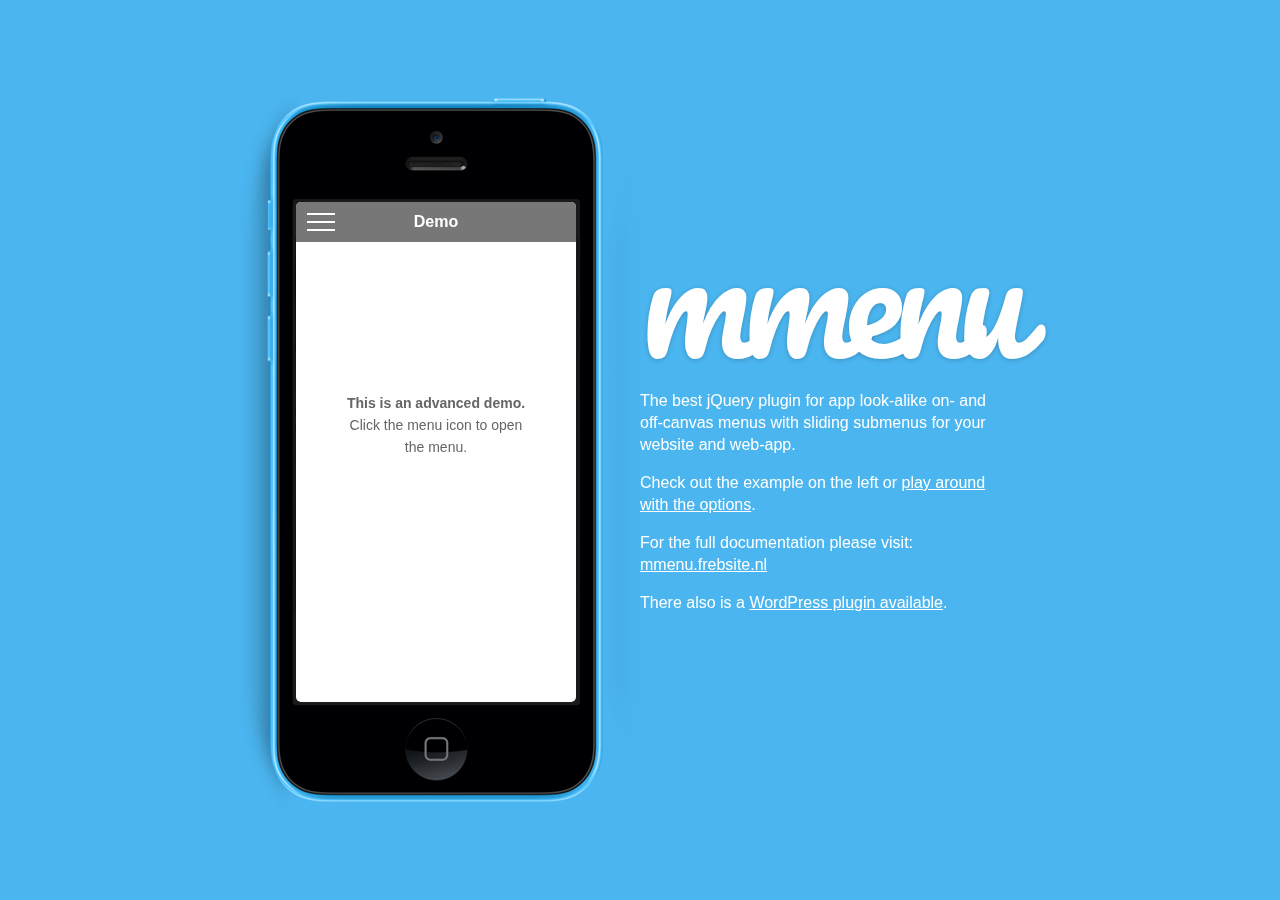
<file: yourbeauty/libs/jQuery.mmenu/index.html>
<!DOCTYPE html>
<html>
	<head>
		<meta charset="utf-8" />
		<meta name="author" content="www.frebsite.nl" />
		<meta content="width=600px user-scalable=yes" name="viewport" />
		<meta name="robots" content="noindex, nofollow" />

		<title>jQuery.mmenu, app look-alike menus with sliding submenus.</title>

		<link type="text/css" rel="stylesheet" href="http://fonts.googleapis.com/css?family=Pacifico" />
		<link type="text/css" rel="stylesheet" href="demo/css/site.css" />
	</head>
	<body>
		<div id="wrapper">
			<div class="phone">
				<iframe name="phone" src="demo/advanced.html" frameborder="0" width="320" height="480"></iframe>
			</div>
			<div id="page">
				<h1>mmenu</h1>
				<p>The best jQuery plugin for app look-alike on- and off-canvas menus with sliding submenus for your website and web-app.</p>
				<p>Check out the example on the left or <a href="http://mmenu.frebsite.nl/examples.html" target="_blank">play around with the options</a>.</p>
				<p>For the full documentation please visit: <a href="http://mmenu.frebsite.nl" target="_blank">mmenu.frebsite.nl</a></p>
				<p>There also is a <a href="http://mmenu.frebsite.nl/wordpress-plugin.html">WordPress plugin available</a>.</p>
			</div>
		</div>
	</body>
</html>
</file>
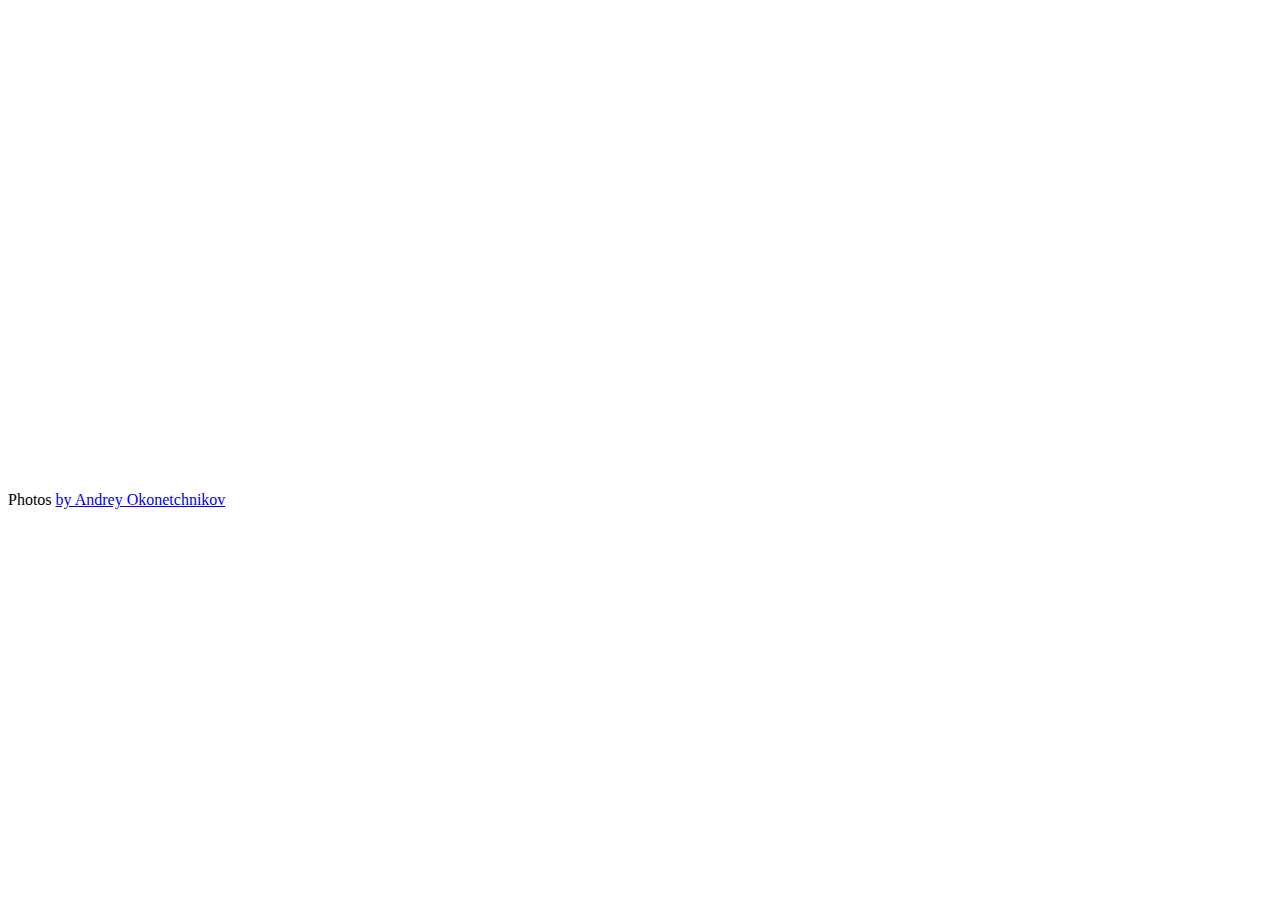
<file: yourbeauty/libs/fotorama/example.html>
<!DOCTYPE html>
<html>
<head>
  <title>Basic fotorama</title>
  <meta charset="utf-8">
  <meta name="viewport" content="width=device-width">

  <!-- jQuery -->
  <script src="http://code.jquery.com/jquery-1.10.2.min.js"></script>

  <!-- Fotorama -->
  <link href="fotorama.css" rel="stylesheet">
  <script src="fotorama.js"></script>

  <!-- Just don’t want to repeat this prefix in every img[src] -->
  <base href="http://s.fotorama.io/okonechnikov/">
</head>

<body>

<!-- Fotorama -->
<div class="fotorama" data-width="700" data-ratio="700/467" data-max-width="100%">
  <img src="1-lo.jpg">
  <img src="2-lo.jpg">
  <img src="9-lo.jpg">
  <img src="6-lo.jpg">
  <img src="5-lo.jpg">
</div>

<!-- © -->
<p>Photos <a href="http://okonet.ru/">by Andrey Okonetchnikov</a></p>
</body>
</html>
</file>
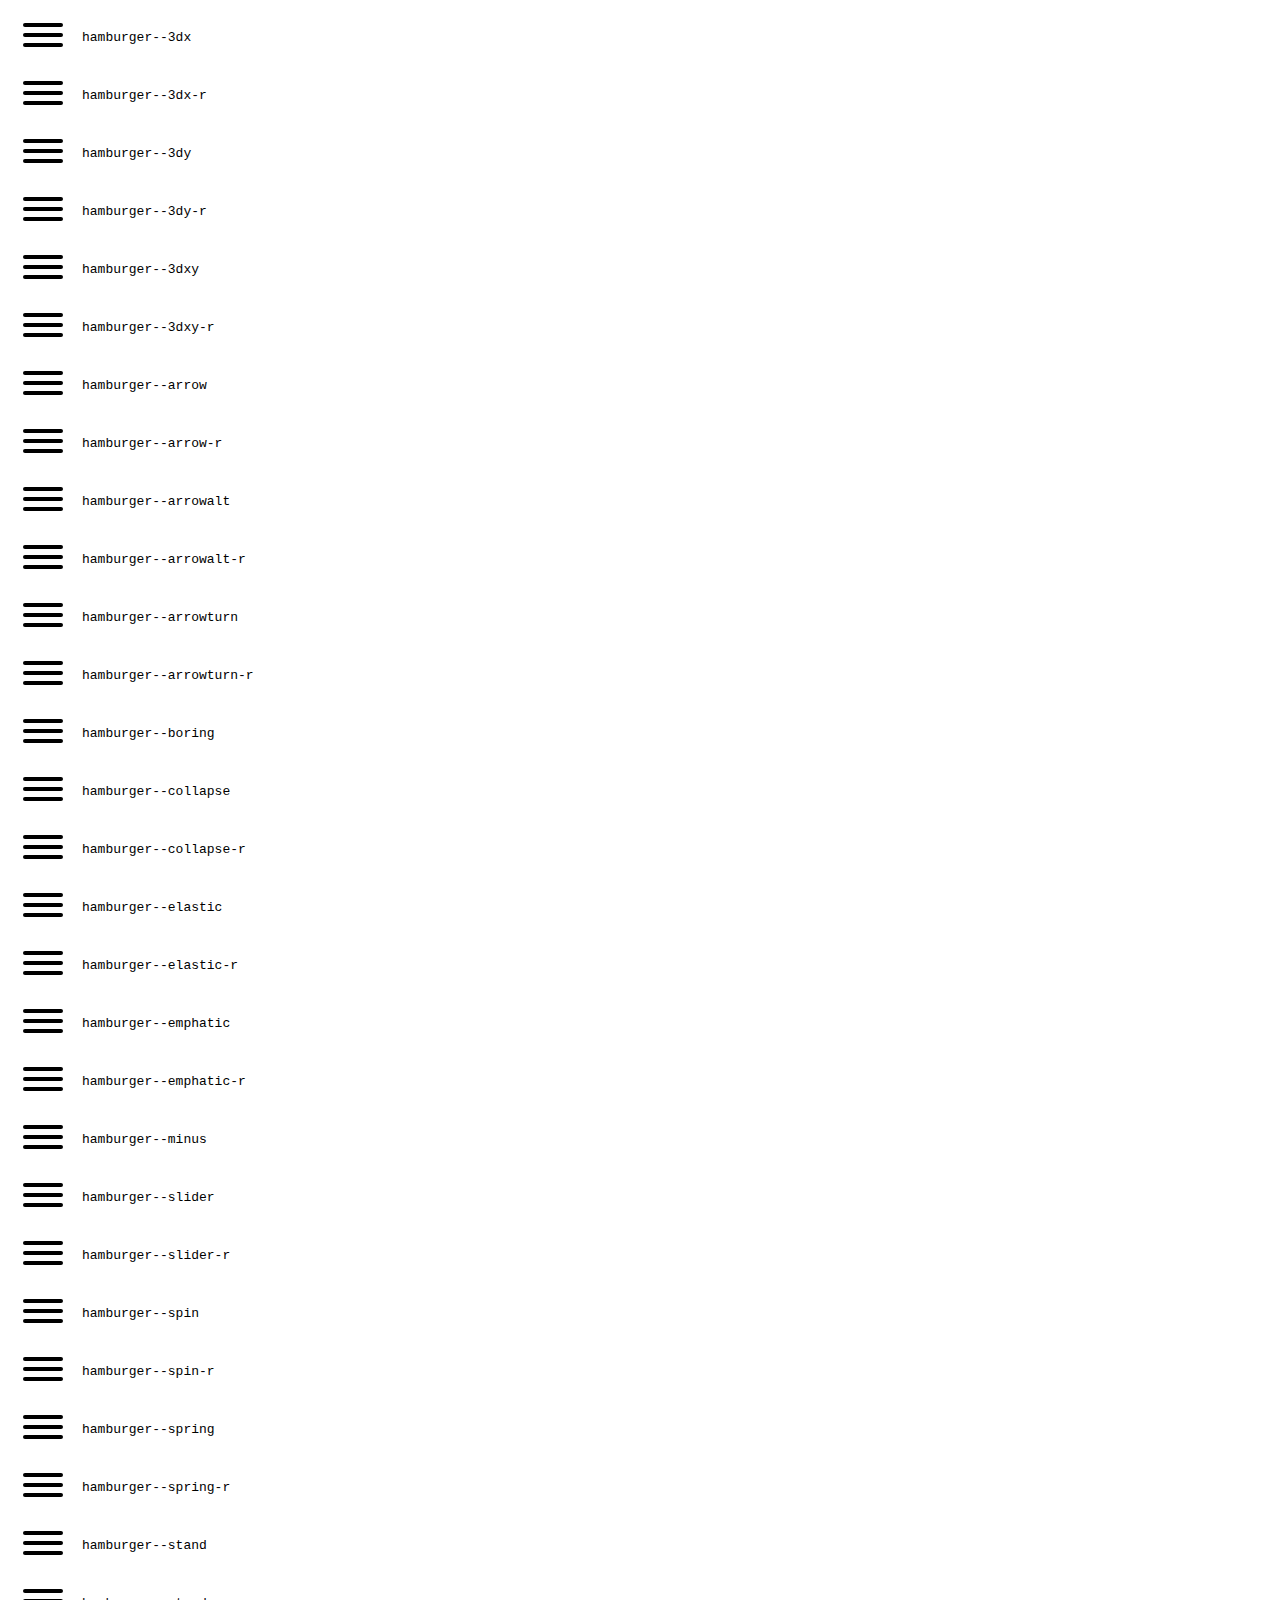
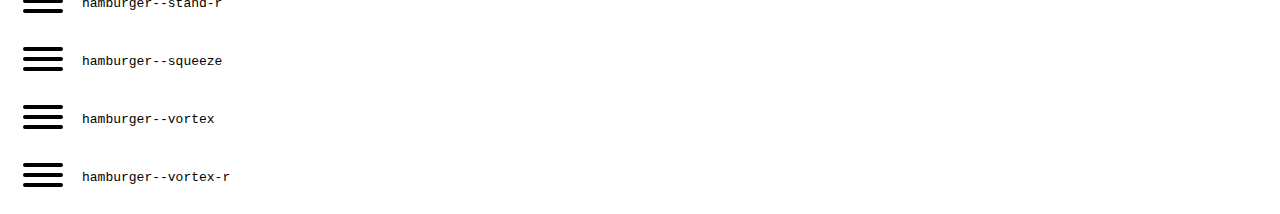
<file: yourbeauty/libs/hamburgers-master/dist/example.html>
<!DOCTYPE html>
<html lang="en">
<head>
  <meta charset="UTF-8">
  <title>Hamburgers by Jonathan Suh</title>
  <link rel="stylesheet" href="hamburgers.css">
  <style>
    code {
      display: inline-block;
    }

    code,
    .hamburger {
      vertical-align: middle;
    }
  </style>
</head>
<body>
  <div class="hamburger hamburger--3dx">
    <div class="hamburger-box">
      <div class="hamburger-inner"></div>
    </div>
  </div>
  <code>hamburger--3dx</code>

  <br>

  <div class="hamburger hamburger--3dx-r">
    <div class="hamburger-box">
      <div class="hamburger-inner"></div>
    </div>
  </div>
  <code>hamburger--3dx-r</code>

  <br>

  <div class="hamburger hamburger--3dy">
    <div class="hamburger-box">
      <div class="hamburger-inner"></div>
    </div>
  </div>
  <code>hamburger--3dy</code>

  <br>

  <div class="hamburger hamburger--3dy-r">
    <div class="hamburger-box">
      <div class="hamburger-inner"></div>
    </div>
  </div>
  <code>hamburger--3dy-r</code>

  <br>

  <div class="hamburger hamburger--3dxy">
    <div class="hamburger-box">
      <div class="hamburger-inner"></div>
    </div>
  </div>
  <code>hamburger--3dxy</code>

  <br>

  <div class="hamburger hamburger--3dxy-r">
    <div class="hamburger-box">
      <div class="hamburger-inner"></div>
    </div>
  </div>
  <code>hamburger--3dxy-r</code>

  <br>

  <div class="hamburger hamburger--arrow">
    <div class="hamburger-box">
      <div class="hamburger-inner"></div>
    </div>
  </div>
  <code>hamburger--arrow</code>

  <br>

  <div class="hamburger hamburger--arrow-r">
    <div class="hamburger-box">
      <div class="hamburger-inner"></div>
    </div>
  </div>
  <code>hamburger--arrow-r</code>

  <br>

  <div class="hamburger hamburger--arrowalt">
    <div class="hamburger-box">
      <div class="hamburger-inner"></div>
    </div>
  </div>
  <code>hamburger--arrowalt</code>

  <br>

  <div class="hamburger hamburger--arrowalt-r">
    <div class="hamburger-box">
      <div class="hamburger-inner"></div>
    </div>
  </div>
  <code>hamburger--arrowalt-r</code>

  <br>

  <div class="hamburger hamburger--arrowturn">
    <div class="hamburger-box">
      <div class="hamburger-inner"></div>
    </div>
  </div>
  <code>hamburger--arrowturn</code>

  <br>

  <div class="hamburger hamburger--arrowturn-r">
    <div class="hamburger-box">
      <div class="hamburger-inner"></div>
    </div>
  </div>
  <code>hamburger--arrowturn-r</code>

  <br>

  <div class="hamburger hamburger--boring">
    <div class="hamburger-box">
      <div class="hamburger-inner"></div>
    </div>
  </div>
  <code>hamburger--boring</code>

  <br>

  <div class="hamburger hamburger--collapse">
    <div class="hamburger-box">
      <div class="hamburger-inner"></div>
    </div>
  </div>
  <code>hamburger--collapse</code>

  <br>

  <div class="hamburger hamburger--collapse-r">
    <div class="hamburger-box">
      <div class="hamburger-inner"></div>
    </div>
  </div>
  <code>hamburger--collapse-r</code>

  <br>

  <div class="hamburger hamburger--elastic">
    <div class="hamburger-box">
      <div class="hamburger-inner"></div>
    </div>
  </div>
  <code>hamburger--elastic</code>

  <br>

  <div class="hamburger hamburger--elastic-r">
    <div class="hamburger-box">
      <div class="hamburger-inner"></div>
    </div>
  </div>
  <code>hamburger--elastic-r</code>

  <br>

  <div class="hamburger hamburger--emphatic">
    <div class="hamburger-box">
      <div class="hamburger-inner"></div>
    </div>
  </div>
  <code>hamburger--emphatic</code>

  <br>

  <div class="hamburger hamburger--emphatic-r">
    <div class="hamburger-box">
      <div class="hamburger-inner"></div>
    </div>
  </div>
  <code>hamburger--emphatic-r</code>

  <br>

  <div class="hamburger hamburger--minus">
    <div class="hamburger-box">
      <div class="hamburger-inner"></div>
    </div>
  </div>
  <code>hamburger--minus</code>

  <br>

  <div class="hamburger hamburger--slider">
    <div class="hamburger-box">
      <div class="hamburger-inner"></div>
    </div>
  </div>
  <code>hamburger--slider</code>

  <br>

  <div class="hamburger hamburger--slider-r">
    <div class="hamburger-box">
      <div class="hamburger-inner"></div>
    </div>
  </div>
  <code>hamburger--slider-r</code>

  <br>

  <div class="hamburger hamburger--spin">
    <div class="hamburger-box">
      <div class="hamburger-inner"></div>
    </div>
  </div>
  <code>hamburger--spin</code>

  <br>

  <div class="hamburger hamburger--spin-r">
    <div class="hamburger-box">
      <div class="hamburger-inner"></div>
    </div>
  </div>
  <code>hamburger--spin-r</code>

  <br>

  <div class="hamburger hamburger--spring">
    <div class="hamburger-box">
      <div class="hamburger-inner"></div>
    </div>
  </div>
  <code>hamburger--spring</code>

  <br>

  <div class="hamburger hamburger--spring-r">
    <div class="hamburger-box">
      <div class="hamburger-inner"></div>
    </div>
  </div>
  <code>hamburger--spring-r</code>

  <br>

  <div class="hamburger hamburger--stand">
    <div class="hamburger-box">
      <div class="hamburger-inner"></div>
    </div>
  </div>
  <code>hamburger--stand</code>

  <br>

  <div class="hamburger hamburger--stand-r">
    <div class="hamburger-box">
      <div class="hamburger-inner"></div>
    </div>
  </div>
  <code>hamburger--stand-r</code>

  <br>

  <div class="hamburger hamburger--squeeze">
    <div class="hamburger-box">
      <div class="hamburger-inner"></div>
    </div>
  </div>
  <code>hamburger--squeeze</code>

  <br>

  <div class="hamburger hamburger--vortex">
    <div class="hamburger-box">
      <div class="hamburger-inner"></div>
    </div>
  </div>
  <code>hamburger--vortex</code>

  <br>

  <div class="hamburger hamburger--vortex-r">
    <div class="hamburger-box">
      <div class="hamburger-inner"></div>
    </div>
  </div>
  <code>hamburger--vortex-r</code>

  <script>
  /**
   * forEach implementation for Objects/NodeLists/Arrays, automatic type loops and context options
   *
   * @private
   * @author Todd Motto
   * @link https://github.com/toddmotto/foreach
   * @param {Array|Object|NodeList} collection - Collection of items to iterate, could be an Array, Object or NodeList
   * @callback requestCallback      callback   - Callback function for each iteration.
   * @param {Array|Object|NodeList} scope=null - Object/NodeList/Array that forEach is iterating over, to use as the this value when executing callback.
   * @returns {}
   */
    var forEach=function(t,o,r){if("[object Object]"===Object.prototype.toString.call(t))for(var c in t)Object.prototype.hasOwnProperty.call(t,c)&&o.call(r,t[c],c,t);else for(var e=0,l=t.length;l>e;e++)o.call(r,t[e],e,t)};

    var hamburgers = document.querySelectorAll(".hamburger");
    if (hamburgers.length > 0) {
      forEach(hamburgers, function(hamburger) {
        hamburger.addEventListener("click", function() {
          this.classList.toggle("is-active");
        }, false);
      });
    }
  </script>
</body>
</html>
</file>
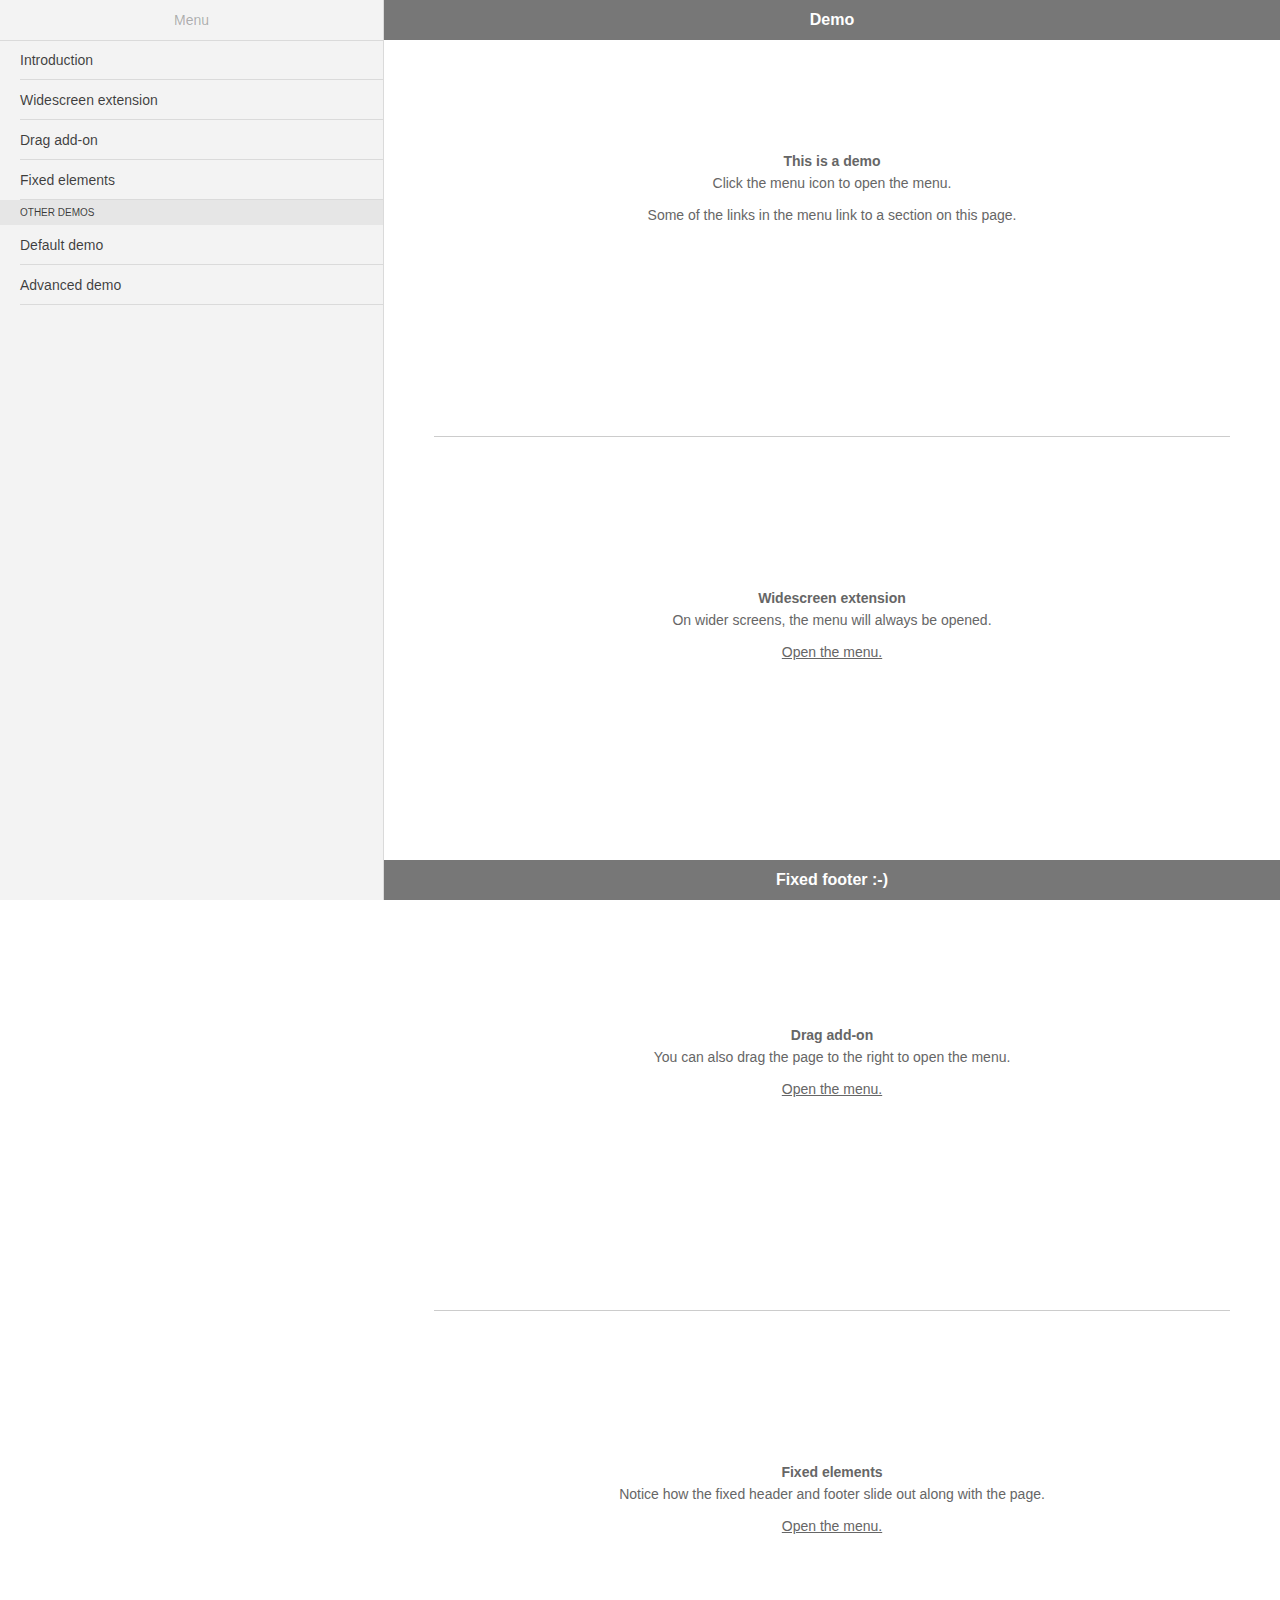
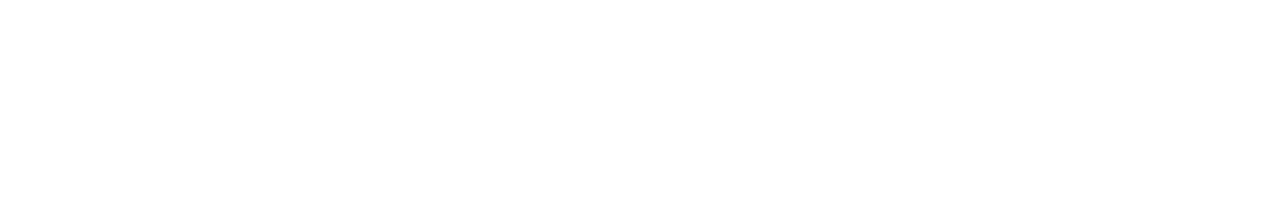
<file: yourbeauty/libs/jQuery.mmenu/demo/onepage.html>
<!DOCTYPE html>
<html>
	<head>
		<meta charset="utf-8" />
		<meta name="author" content="www.frebsite.nl" />
		<meta name="viewport" content="width=device-width initial-scale=1.0 maximum-scale=1.0 user-scalable=yes" />

		<title>jQuery.mmenu demo</title>

		<link type="text/css" rel="stylesheet" href="css/demo.css" />
		<link type="text/css" rel="stylesheet" href="../dist/jquery.mmenu.all.css" />
		
		<!-- for the one page layout -->
		<style type="text/css">
			section
			{
				border-top: 1px solid #ccc;
				padding: 150px 0 200px;
			}
			section:first-child
			{
				border-top: none;
				padding-top: 0;
			}
		</style>
		
		<!-- for the fixed header -->
		<style type="text/css">
			.header,
			.footer
			{
				position: fixed;
				left: 0;
				right: 0;
			}
			.header
			{
				top: 0;
			}
			.footer
			{
				bottom: 0;
			}
			@media (min-width: 800px) {
				.header a
				{
					display: none;
				}
			}
		</style>
		
		<script type="text/javascript" src="http://hammerjs.github.io/dist/hammer.min.js"></script>
		<script type="text/javascript" src="http://code.jquery.com/jquery-3.2.1.min.js"></script>

		<script type="text/javascript" src="../dist/jquery.mmenu.all.js"></script>
		<script type="text/javascript">
			$(function() {
				$('nav#menu').mmenu({
					drag 		: true,
					pageScroll 	: {
						scroll 		: true,
						update		: true
					},
					extensions	: {
						'(min-width: 800px)': [ 'widescreen' ]
					}
				});
			});
		</script>
	</head>
	<body>
		<div id="page">
			<div class="header Fixed">
				<a href="#menu"><span></span></a>
				Demo
			</div>
			<div class="content" id="content">
				<section id="intro">
					<p><strong>This is a demo</strong><br />
						Click the menu icon to open the menu.</p>
					<p>Some of the links in the menu link to a section on this page.</p>
				</section>
				<section id="widescreen">
					<p><strong>Widescreen extension</strong><br />
						On wider screens, the menu will always be opened.</p>
					<p><a href="#menu">Open the menu.</a></p>
				</section>
				<section id="drag">
					<p><strong>Drag add-on</strong><br />
						You can also drag the page to the right to open the menu.</p>
					<p><a href="#menu">Open the menu.</a></p>
				</section>
				<section id="fixed">
					<p><strong>Fixed elements</strong><br />
						Notice how the fixed header and footer slide out along with the page.</p>
					<p><a href="#menu">Open the menu.</a></p>
				</section>
			</div>
			<div class="footer Fixed">
				Fixed footer :-)
			</div>
			<nav id="menu">
				<ul>
					<li><a href="#content">Introduction</a></li>
					<li><a href="#widescreen">Widescreen extension</a></li>
					<li><a href="#drag">Drag add-on</a></li>
					<li><a href="#fixed">Fixed elements</a></li>

					<li class="Divider">Other demos</li>
					<li><a href="default.html">Default demo</a></li>
					<li><a href="advanced.html">Advanced demo</a></li>
				</ul>
			</nav>
		</div>
	</body>
</html>
</file>
<file: supershop/css/main.css>
html, body, div, span, applet, object, iframe,
h1, h2, h3, h4, h5, h6, p, blockquote, pre,
a, abbr, acronym, address, big, cite, code,
del, dfn, em, img, ins, kbd, q, s, samp,
small, strike, strong, sub, sup, tt, var,
b, u, i, center,
dl, dt, dd, ol, ul, li,
fieldset, form, label, legend,
table, caption, tbody, tfoot, thead, tr, th, td,
article, aside, canvas, details, embed,
figure, figcaption, footer, header, hgroup,
menu, nav, output, ruby, section, summary,
time, mark, audio, video {
  margin: 0;
  padding: 0;
  border: 0;
  font-size: 100%;
  font: inherit;
  vertical-align: baseline;
}

article, aside, details, figcaption, figure,
footer, header, hgroup, menu, nav, section {
  display: block;
}

body {
  line-height: 1;
}

ol, ul {
  list-style: none;
}

blockquote, q {
  quotes: none;
}

blockquote:before, blockquote:after,
q:before, q:after {
  content: '';
  content: none;
}

table {
  border-collapse: collapse;
  border-spacing: 0;
}

/* Overlays */
.ui-widget-overlay {
  position: fixed;
  top: 0;
  left: 0;
  width: 100%;
  height: 100%;
}

.ui-slider {
  position: relative;
  text-align: left;
}

.ui-slider .ui-slider-handle {
  position: absolute;
  z-index: 2;
  width: 1rem;
  height: 1rem;
  cursor: pointer;
  -webkit-border-radius: 50%;
  border-radius: 50%;
  -ms-touch-action: none;
  touch-action: none;
  outline: none !important;
}

.ui-slider .ui-slider-range {
  position: absolute;
  z-index: 1;
  font-size: .7em;
  display: block;
  border: 0;
  background-position: 0 0;
}

/* support: IE8 - See #6727 */
.ui-slider.ui-state-disabled .ui-slider-handle,
.ui-slider.ui-state-disabled .ui-slider-range {
  -webkit-filter: inherit;
  filter: inherit;
}

.ui-slider-horizontal {
  height: 4px;
}

.ui-slider-horizontal .ui-slider-handle {
  top: -6px;
  margin-left: -.6em;
}

.ui-slider-horizontal .ui-slider-range {
  top: 0;
  height: 100%;
}

.ui-slider-horizontal .ui-slider-range-min {
  left: 0;
}

.ui-slider-horizontal .ui-slider-range-max {
  right: 0;
}

.ui-slider-vertical {
  width: .8em;
  height: 100px;
}

.ui-slider-vertical .ui-slider-handle {
  left: -.3em;
  margin-left: 0;
  margin-bottom: -.6em;
}

.ui-slider-vertical .ui-slider-range {
  left: 0;
  width: 100%;
}

.ui-slider-vertical .ui-slider-range-min {
  bottom: 0;
}

.ui-slider-vertical .ui-slider-range-max {
  top: 0;
}

/* Component containers
----------------------------------*/
.ui-widget {
  font-family: Arial,Helvetica,sans-serif;
  font-size: 1em;
}

.ui-widget .ui-widget {
  font-size: 1em;
}

.ui-widget input,
.ui-widget select,
.ui-widget textarea,
.ui-widget button {
  font-family: Arial,Helvetica,sans-serif;
  font-size: 1em;
}

.ui-widget-content {
  border: none;
  background: rgba(0, 0, 0, 0.2);
  color: #333333;
}

.ui-widget-content a {
  color: #333333;
}

.ui-widget-header {
  border: none;
  background: #4527A0;
  color: #333333;
  font-weight: bold;
}

.ui-widget-header a {
  color: #333333;
}

/* Interaction states
----------------------------------*/
.ui-state-default,
.ui-widget-content .ui-state-default,
.ui-widget-header .ui-state-default,
.ui-button,
html .ui-button.ui-state-disabled:hover,
html .ui-button.ui-state-disabled:active {
  border: 2px solid #4527A0;
  background: #fff;
  font-weight: normal;
  color: #454545;
}

.ui-state-default a,
.ui-state-default a:link,
.ui-state-default a:visited,
a.ui-button,
a:link.ui-button,
a:visited.ui-button,
.ui-button {
  color: #454545;
  text-decoration: none;
}

.ui-state-hover,
.ui-widget-content .ui-state-hover,
.ui-widget-header .ui-state-hover,
.ui-state-focus,
.ui-widget-content .ui-state-focus,
.ui-widget-header .ui-state-focus,
.ui-button:hover,
.ui-button:focus {
  border: 2px solid #4527A0;
  background: #fff;
  font-weight: normal;
  color: #2b2b2b;
}

.ui-state-hover a,
.ui-state-hover a:hover,
.ui-state-hover a:link,
.ui-state-hover a:visited,
.ui-state-focus a,
.ui-state-focus a:hover,
.ui-state-focus a:link,
.ui-state-focus a:visited,
a.ui-button:hover,
a.ui-button:focus {
  color: #2b2b2b;
  text-decoration: none;
}

.ui-visual-focus {
  -webkit-box-shadow: 0 0 3px 1px #5e9ed6;
  box-shadow: 0 0 3px 1px #5e9ed6;
}

.ui-state-active,
.ui-widget-content .ui-state-active,
.ui-widget-header .ui-state-active,
a.ui-button:active,
.ui-button:active,
.ui-button.ui-state-active:hover {
  border: 1px solid #D84315;
  background: #D84315;
  font-weight: normal;
  color: #ffffff;
}

.ui-icon-background,
.ui-state-active .ui-icon-background {
  border: #003eff;
  background-color: #ffffff;
}

.ui-state-active a,
.ui-state-active a:link,
.ui-state-active a:visited {
  color: #ffffff;
  text-decoration: none;
}

/* Corner radius */
.ui-corner-all,
.ui-corner-top,
.ui-corner-left,
.ui-corner-tl {
  -webkit-border-top-left-radius: 0px;
  border-top-left-radius: 0px;
}

.ui-corner-all,
.ui-corner-top,
.ui-corner-right,
.ui-corner-tr {
  -webkit-border-top-right-radius: 0px;
  border-top-right-radius: 0px;
}

.ui-corner-all,
.ui-corner-bottom,
.ui-corner-left,
.ui-corner-bl {
  -webkit-border-bottom-left-radius: 0px;
  border-bottom-left-radius: 0px;
}

.ui-corner-all,
.ui-corner-bottom,
.ui-corner-right,
.ui-corner-br {
  -webkit-border-bottom-right-radius: 0px;
  border-bottom-right-radius: 0px;
}

/* Slider */
.slick-slider {
  position: relative;
  display: block;
  -webkit-box-sizing: border-box;
  box-sizing: border-box;
  -webkit-touch-callout: none;
  -webkit-user-select: none;
  -moz-user-select: none;
  -ms-user-select: none;
  user-select: none;
  -ms-touch-action: pan-y;
  touch-action: pan-y;
  -webkit-tap-highlight-color: transparent;
}

.slick-list {
  position: relative;
  overflow: hidden;
  display: block;
  margin: 0;
  padding: 0;
}

.slick-list:focus {
  outline: none;
}

.slick-list.dragging {
  cursor: pointer;
  cursor: hand;
}

.slick-slider .slick-track,
.slick-slider .slick-list {
  -webkit-transform: translate3d(0, 0, 0);
  -ms-transform: translate3d(0, 0, 0);
  transform: translate3d(0, 0, 0);
}

.slick-track {
  position: relative;
  left: 0;
  top: 0;
  display: block;
  margin-left: auto;
  margin-right: auto;
}

.slick-track:before, .slick-track:after {
  content: "";
  display: table;
}

.slick-track:after {
  clear: both;
}

.slick-loading .slick-track {
  visibility: hidden;
}

.slick-slide {
  float: left;
  height: 100%;
  min-height: 1px;
  display: none;
}

[dir="rtl"] .slick-slide {
  float: right;
}

.slick-slide img {
  display: block;
}

.slick-slide.slick-loading img {
  display: none;
}

.slick-slide.dragging img {
  pointer-events: none;
}

.slick-initialized .slick-slide {
  display: block;
}

.slick-loading .slick-slide {
  visibility: hidden;
}

.slick-vertical .slick-slide {
  display: block;
  height: auto;
  border: 1px solid transparent;
}

.slick-arrow.slick-hidden {
  display: none;
}

@font-face {
  font-family: 'play-bold';
  src: url("../fonts/play-bold/play-bold.woff2") format("woff2"), url("../fonts/play-bold/play-bold.woff") format("woff");
}

@font-face {
  font-family: 'roboto-regular';
  src: url("../fonts/roboto-regular/roboto-regular.woff2") format("woff2"), url("../fonts/roboto-regular/roboto-regular.woff") format("woff");
}

@font-face {
  font-family: 'icomoon';
  src: url("../fonts/icomoon/icomoon.eot?i6sjq1");
  src: url("../fonts/icomoon/icomoon.eot?i6sjq1#iefix") format("embedded-opentype"), url("../fonts/icomoon/icomoon.ttf?i6sjq1") format("truetype"), url("../fonts/icomoon/icomoon.woff?i6sjq1") format("woff"), url("../fonts/icomoon/icomoon.svg?i6sjq1#icomoon") format("svg");
  font-weight: normal;
  font-style: normal;
}

[class^="icon-"], [class*=" icon-"] {
  /* use !important to prevent issues with browser extensions that change fonts */
  font-family: 'icomoon' !important;
  speak: none;
  font-style: normal;
  font-weight: normal;
  font-variant: normal;
  text-transform: none;
  line-height: 1;
  /* Better Font Rendering =========== */
  -webkit-font-smoothing: antialiased;
  -moz-osx-font-smoothing: grayscale;
}

.icon-search:before {
  content: "\f002";
}

.icon-user:before {
  content: "\f007";
}

.icon-close:before {
  content: "\f00d";
}

.icon-remove:before {
  content: "\f00d";
}

.icon-times:before {
  content: "\f00d";
}

.icon-chevron-left:before {
  content: "\f053";
}

.icon-chevron-right:before {
  content: "\f054";
}

.icon-eye:before {
  content: "\f06e";
}

.icon-chevron-up:before {
  content: "\f077";
}

.icon-chevron-down:before {
  content: "\f078";
}

.icon-shopping-cart:before {
  content: "\f07a";
}

.icon-twitter-square:before {
  content: "\f081";
}

.icon-facebook-square:before {
  content: "\f082";
}

.icon-linkedin-square:before {
  content: "\f08c";
}

.icon-bars:before {
  content: "\f0c9";
}

.icon-navicon:before {
  content: "\f0c9";
}

.icon-reorder:before {
  content: "\f0c9";
}

.icon-envelope:before {
  content: "\f0e0";
}

* {
  -webkit-box-sizing: border-box;
  box-sizing: border-box;
}

html {
  font-size: 16px;
}

@media only screen and (max-width: 767px) {
  html {
    font-size: 14px;
  }
}

body {
  position: relative;
  min-width: 320px;
  font-family: "roboto-regular", "Arial", sans-serif;
  overflow-x: hidden;
  opacity: 1;
  background-color: #F5F5F5;
  color: #222222;
}

a,
a:hover,
a:active,
a:focus,
a:visited {
  text-decoration: none;
}

.img-responsive {
  display: block;
  max-width: 100%;
  height: auto;
}

.wrapper {
  position: relative;
  max-width: 61.25rem;
  margin: 0 auto;
  padding: 0 0.9375rem;
}

.btn {
  display: -webkit-box;
  display: -webkit-flex;
  display: -ms-flexbox;
  display: flex;
  -webkit-flex-wrap: nowrap;
  -ms-flex-wrap: nowrap;
  flex-wrap: nowrap;
  -webkit-box-align: center;
  -webkit-align-items: center;
  -ms-flex-align: center;
  align-items: center;
  -webkit-box-pack: center;
  -webkit-justify-content: center;
  -ms-flex-pack: center;
  justify-content: center;
  width: 7.5rem;
  padding: .6rem .8rem;
  border: 1px solid #ffffff;
  background-color: transparent;
  color: #ffffff;
  -webkit-border-radius: 4px;
  border-radius: 4px;
  text-transform: uppercase;
  -webkit-transition: all 0.5s ease;
  -o-transition: all 0.5s ease;
  transition: all 0.5s ease;
  cursor: pointer;
}

.btn:hover {
  color: #D84315;
  border-color: #D84315;
}

.btn_cart {
  border: 1px solid #4527A0;
  color: #4527A0;
}

.flex_vert {
  display: -webkit-box;
  display: -webkit-flex;
  display: -ms-flexbox;
  display: flex;
  -webkit-flex-wrap: nowrap;
  -ms-flex-wrap: nowrap;
  flex-wrap: nowrap;
  -webkit-box-align: center;
  -webkit-align-items: center;
  -ms-flex-align: center;
  align-items: center;
}

*::-webkit-input-placeholder {
  color: #ffffff;
}

*:-moz-placeholder {
  color: #ffffff;
}

*::-moz-placeholder {
  color: #ffffff;
}

*:-ms-input-placeholder {
  color: #ffffff;
}

#header {
  width: 100%;
  background-color: #4527A0;
}

.header_top {
  width: 100%;
  padding: 2rem 0;
  -webkit-box-pack: justify;
  -webkit-justify-content: space-between;
  -ms-flex-pack: justify;
  justify-content: space-between;
}

.header_top span[class^="icon-"] {
  margin-right: 0.375rem;
  font-size: 1.5rem;
}

@media only screen and (max-width: 767px) {
  .header_left,
  .header_right {
    -webkit-box-orient: vertical;
    -webkit-box-direction: normal;
    -webkit-flex-direction: column;
    -ms-flex-direction: column;
    flex-direction: column;
  }
}

.location {
  margin-left: 3rem;
  letter-spacing: 1px;
  color: #ffffff;
  cursor: pointer;
}

@media only screen and (max-width: 767px) {
  .location {
    margin-left: 0;
    margin-top: 1rem;
  }
}

.location span {
  text-transform: uppercase;
}

.currency {
  margin-right: 3rem;
  letter-spacing: 1px;
  color: #ffffff;
  cursor: pointer;
}

@media only screen and (max-width: 767px) {
  .currency {
    margin-right: 0;
    -webkit-box-ordinal-group: 3;
    -webkit-order: 2;
    -ms-flex-order: 2;
    order: 2;
    margin-top: 1rem;
  }
}

.currency span {
  text-transform: uppercase;
}

.logo {
  width: 4.5rem;
}

@media only screen and (max-width: 420px) {
  .logo {
    width: 3.5rem;
  }
}

.logo a {
  display: block;
}

.logo svg {
  fill: #D84315;
}

.header_menu {
  position: relative;
  z-index: 2;
  width: 100%;
  min-height: 3rem;
  background-color: #ffffff;
}

@media only screen and (max-width: 991px) {
  .header_menu {
    height: auto;
  }
}

.main_menu {
  -webkit-box-pack: center;
  -webkit-justify-content: center;
  -ms-flex-pack: center;
  justify-content: center;
}

.main_menu ul {
  display: -webkit-box;
  display: -webkit-flex;
  display: -ms-flexbox;
  display: flex;
  -webkit-flex-wrap: nowrap;
  -ms-flex-wrap: nowrap;
  flex-wrap: nowrap;
}

@media only screen and (min-width: 992px) {
  .main_menu ul {
    display: -webkit-box !important;
    display: -webkit-flex !important;
    display: -ms-flexbox !important;
    display: flex !important;
  }
}

@media only screen and (max-width: 991px) {
  .main_menu ul {
    display: none;
    width: 100%;
    -webkit-box-orient: vertical;
    -webkit-box-direction: normal;
    -webkit-flex-direction: column;
    -ms-flex-direction: column;
    flex-direction: column;
    margin-top: 3rem;
    padding-bottom: 1rem;
  }
}

.main_menu li {
  display: -webkit-box;
  display: -webkit-flex;
  display: -ms-flexbox;
  display: flex;
  -webkit-flex-wrap: nowrap;
  -ms-flex-wrap: nowrap;
  flex-wrap: nowrap;
  -webkit-box-pack: center;
  -webkit-justify-content: center;
  -ms-flex-pack: center;
  justify-content: center;
}

.main_menu li.active a {
  background-color: #D84315;
  color: #ffffff;
}

.main_menu li a {
  display: block;
  padding: 1rem 1.6rem;
  text-transform: uppercase;
  color: #222222;
  -webkit-transition: all 0.5s ease;
  -o-transition: all 0.5s ease;
  transition: all 0.5s ease;
}

@media only screen and (max-width: 991px) {
  .main_menu li a {
    width: 100%;
    text-align: center;
  }
}

.main_menu li a:hover {
  background-color: #D84315;
  color: #ffffff;
}

.menu_btn {
  position: absolute;
  top: 0;
  left: 0.9375rem;
  width: 3rem;
  height: 3rem;
  display: none;
  text-align: center;
  line-height: 3rem;
  font-size: 1.25rem;
  color: #4527A0;
  -webkit-transition: all 0.5s ease;
  -o-transition: all 0.5s ease;
  transition: all 0.5s ease;
  cursor: pointer;
}

.menu_btn:hover {
  color: #D84315;
}

@media only screen and (max-width: 991px) {
  .menu_btn {
    display: block;
  }
}

.search_btn {
  position: absolute;
  right: 0.9375rem;
  top: 0;
  width: 3rem;
  height: 3rem;
  padding: 0;
  -webkit-box-pack: center;
  -webkit-justify-content: center;
  -ms-flex-pack: center;
  justify-content: center;
  font-size: 1.25rem;
  color: #4527A0;
  background-color: transparent;
  border: none;
  cursor: pointer;
  outline: none;
  -webkit-transition: all 0.5s ease;
  -o-transition: all 0.5s ease;
  transition: all 0.5s ease;
}

.search_btn:hover {
  color: #D84315;
}

#search_panel input[type="text"] {
  display: none;
  position: absolute;
  z-index: 5;
  top: 0;
  left: 0.9375rem;
  height: 3rem;
  width: 90%;
  padding: 1.5rem;
  border: none;
  -webkit-border-radius: 0;
  border-radius: 0;
  background-color: #e8e8e8;
  color: #757575;
  font-size: 1rem;
  outline: none;
}

#search_panel input[type="text"].open {
  display: block !important;
}

@media only screen and (max-width: 767px) {
  #search_panel input[type="text"] {
    width: 86%;
  }
}

@media only screen and (max-width: 479px) {
  #search_panel input[type="text"] {
    width: 75%;
  }
}

#search_panel *::-webkit-input-placeholder {
  color: #757575;
}

#search_panel *:-moz-placeholder {
  color: #757575;
}

#search_panel *::-moz-placeholder {
  color: #757575;
}

#search_panel *:-ms-input-placeholder {
  color: #757575;
}

.main_slider {
  width: 100%;
}

.slick-slide {
  display: -webkit-box !important;
  display: -webkit-flex !important;
  display: -ms-flexbox !important;
  display: flex !important;
}

.slide_item {
  position: relative;
  height: 18.75rem;
  -webkit-box-pack: center;
  -webkit-justify-content: center;
  -ms-flex-pack: center;
  justify-content: center;
  -webkit-box-orient: vertical;
  -webkit-box-direction: normal;
  -webkit-flex-direction: column;
  -ms-flex-direction: column;
  flex-direction: column;
  padding: 1rem;
  background-position: center;
  background-repeat: no-repeat;
  -webkit-background-size: cover;
  background-size: cover;
  background-color: #4527A0;
  text-align: center;
  color: #ffffff;
}

.banner_overlay {
  position: absolute;
  width: 100%;
  height: 100%;
  top: 0;
  left: 0;
  background-color: rgba(69, 39, 160, 0.3);
}

.banner_title {
  position: relative;
  z-index: 1;
  margin-bottom: 1.4rem;
  font-family: "play-bold", "Arial", sans-serif;
  font-size: 3.5rem;
}

@media only screen and (max-width: 479px) {
  .banner_title {
    font-size: 2rem;
  }
}

.banner_descr {
  position: relative;
  z-index: 1;
  max-width: 42.5rem;
  line-height: 1.75;
}

.slider_nav {
  width: 100%;
  padding: 0.3rem 0;
  background-color: #ffffff;
  -webkit-box-shadow: 0px 2px 2px 0px rgba(0, 0, 0, 0.2);
  box-shadow: 0px 2px 2px 0px rgba(0, 0, 0, 0.2);
}

.slider_nav .wrapper {
  -webkit-box-pack: justify;
  -webkit-justify-content: space-between;
  -ms-flex-pack: justify;
  justify-content: space-between;
}

.slider_nav .slick-arrow {
  padding: 0.5rem;
  border: none;
  font-size: 1.25rem;
  color: #4527A0;
  background-color: transparent;
  cursor: pointer;
  outline: none;
  -webkit-transition: all 0.5s ease;
  -o-transition: all 0.5s ease;
  transition: all 0.5s ease;
}

.slider_nav .slick-arrow:hover {
  -webkit-transform: scale(1.2);
  -ms-transform: scale(1.2);
  transform: scale(1.2);
  color: #D84315;
}

.slider_nav .slick-prev {
  margin-right: 2.25rem;
}

.slider_nav .slick-dots li {
  display: inline-block;
  height: 0.8rem;
  width: 0.8rem;
  margin: 0 0.4rem;
  padding: 0;
  cursor: pointer;
  -webkit-transition: all 0.5s ease;
  -o-transition: all 0.5s ease;
  transition: all 0.5s ease;
}

.slider_nav .slick-dots li:hover {
  -webkit-transform: scale(1.2);
  -ms-transform: scale(1.2);
  transform: scale(1.2);
}

.slider_nav .slick-dots li button {
  border: 0;
  -webkit-border-radius: 50%;
  border-radius: 50%;
  display: block;
  height: 0.8rem;
  width: 0.8rem;
  outline: none;
  line-height: 0px;
  font-size: 0px;
  color: transparent;
  background-color: #4527A0;
  padding: 0.4rem;
  cursor: pointer;
  -webkit-transition: all 0.5s ease;
  -o-transition: all 0.5s ease;
  transition: all 0.5s ease;
}

.slider_nav .slick-dots li.slick-active {
  -webkit-transform: scale(1.2);
  -ms-transform: scale(1.2);
  transform: scale(1.2);
}

.slider_nav .slick-dots li.slick-active button {
  background-color: #D84315;
}

.main {
  padding-top: 1.25rem;
  padding-bottom: 3.75rem;
}

.main_content {
  display: -webkit-box;
  display: -webkit-flex;
  display: -ms-flexbox;
  display: flex;
  -webkit-flex-wrap: nowrap;
  -ms-flex-wrap: nowrap;
  flex-wrap: nowrap;
  -webkit-box-pack: justify;
  -webkit-justify-content: space-between;
  -ms-flex-pack: justify;
  justify-content: space-between;
  -webkit-box-align: start;
  -webkit-align-items: flex-start;
  -ms-flex-align: start;
  align-items: flex-start;
}

@media only screen and (max-width: 479px) {
  .main_content {
    -webkit-box-orient: vertical;
    -webkit-box-direction: normal;
    -webkit-flex-direction: column;
    -ms-flex-direction: column;
    flex-direction: column;
    -webkit-box-pack: center;
    -webkit-justify-content: center;
    -ms-flex-pack: center;
    justify-content: center;
    -webkit-box-align: center;
    -webkit-align-items: center;
    -ms-flex-align: center;
    align-items: center;
  }
}

.content_left {
  -webkit-box-flex: 0;
  -webkit-flex: none;
  -ms-flex: none;
  flex: none;
  width: 13.4375rem;
  margin-right: 0.5rem;
}

@media only screen and (max-width: 767px) {
  .content_left {
    width: 15rem;
  }
}

@media only screen and (max-width: 479px) {
  .content_left {
    width: 100%;
    margin-right: 0;
  }
}

.content_right {
  width: 44.6875rem;
}

@media only screen and (max-width: 479px) {
  .content_right {
    width: 100%;
  }
}

.product_list {
  display: -webkit-box;
  display: -webkit-flex;
  display: -ms-flexbox;
  display: flex;
  -webkit-box-align: start;
  -webkit-align-items: flex-start;
  -ms-flex-align: start;
  align-items: flex-start;
  -webkit-box-pack: justify;
  -webkit-justify-content: space-between;
  -ms-flex-pack: justify;
  justify-content: space-between;
  -webkit-flex-wrap: wrap;
  -ms-flex-wrap: wrap;
  flex-wrap: wrap;
}

@media only screen and (max-width: 991px) {
  .product_list {
    -webkit-justify-content: space-around;
    -ms-flex-pack: distribute;
    justify-content: space-around;
  }
}

.product {
  position: relative;
  -webkit-box-flex: 0;
  -webkit-flex: none;
  -ms-flex: none;
  flex: none;
  display: -webkit-box;
  display: -webkit-flex;
  display: -ms-flexbox;
  display: flex;
  -webkit-flex-wrap: nowrap;
  -ms-flex-wrap: nowrap;
  flex-wrap: nowrap;
  -webkit-box-align: center;
  -webkit-align-items: center;
  -ms-flex-align: center;
  align-items: center;
  -webkit-box-orient: vertical;
  -webkit-box-direction: normal;
  -webkit-flex-direction: column;
  -ms-flex-direction: column;
  flex-direction: column;
  width: 14rem;
  height: 22.5rem;
  margin-bottom: 1.25rem;
  padding: 1.5rem 1.25rem;
  -webkit-border-radius: 4px;
  border-radius: 4px;
  background-color: #ffffff;
  -webkit-box-shadow: -2px 2px 2px 0px rgba(0, 0, 0, 0.2);
  box-shadow: -2px 2px 2px 0px rgba(0, 0, 0, 0.2);
  -webkit-transition: all 0.5s ease;
  -o-transition: all 0.5s ease;
  transition: all 0.5s ease;
}

.product:hover {
  -webkit-transform: scale(1.04);
  -ms-transform: scale(1.04);
  transform: scale(1.04);
}

@media only screen and (max-width: 420px) {
  .product {
    width: 90%;
  }
}

.product .product_img {
  width: 10rem;
  height: 10rem;
  margin-bottom: 1.5rem;
  text-align: center;
}

.product .product_title {
  margin-bottom: 0.75rem;
  text-align: center;
  font-size: 1.125rem;
  font-weight: bold;
  line-height: 1.4;
  color: #222222;
}

.product .product_descr {
  margin-bottom: 0.75rem;
  font-size: 0.875rem;
  font-style: italic;
  color: #757575;
}

.product .price {
  margin-top: auto;
  font-size: 1.5rem;
  font-weight: bold;
  color: #222222;
}

.new {
  position: absolute;
  top: 1rem;
  right: 1rem;
  display: block;
  padding: 0.3125rem;
  font-size: 0.875rem;
  color: #ffffff;
  background-color: #D84315;
  -webkit-border-radius: 3px;
  border-radius: 3px;
}

.load_more {
  display: -webkit-box;
  display: -webkit-flex;
  display: -ms-flexbox;
  display: flex;
  -webkit-box-pack: center;
  -webkit-justify-content: center;
  -ms-flex-pack: center;
  justify-content: center;
  -webkit-box-align: center;
  -webkit-align-items: center;
  -ms-flex-align: center;
  align-items: center;
  width: 100%;
  padding: 1rem .8rem;
  -webkit-border-radius: 4px;
  border-radius: 4px;
  text-transform: uppercase;
  color: #ffffff;
  background-color: #D84315;
  cursor: pointer;
  -webkit-transition: all 0.5s ease;
  -o-transition: all 0.5s ease;
  transition: all 0.5s ease;
}

.load_more:hover {
  -webkit-transform: scale(0.98);
  -ms-transform: scale(0.98);
  transform: scale(0.98);
}

.box {
  width: 100%;
  margin-bottom: 1.625rem;
  -webkit-border-radius: 4px;
  border-radius: 4px;
  background-color: #ffffff;
  -webkit-box-shadow: -2px 2px 2px 0px rgba(0, 0, 0, 0.2);
  box-shadow: -2px 2px 2px 0px rgba(0, 0, 0, 0.2);
}

.box_title {
  width: 100%;
  padding: 1rem;
  -webkit-box-pack: start;
  -webkit-justify-content: flex-start;
  -ms-flex-pack: start;
  justify-content: flex-start;
  text-transform: uppercase;
  border-bottom: 1px solid rgba(0, 0, 0, 0.2);
}

.category_item {
  border-bottom: 1px solid rgba(0, 0, 0, 0.2);
}

.category_item:last-child {
  border-bottom: none;
}

.category_title {
  width: 100%;
  -webkit-box-pack: justify;
  -webkit-justify-content: space-between;
  -ms-flex-pack: justify;
  justify-content: space-between;
  padding: 1rem;
  text-transform: uppercase;
  cursor: pointer;
  -webkit-transition: all 0.5s ease;
  -o-transition: all 0.5s ease;
  transition: all 0.5s ease;
}

.category_title span[class^="icon-"] {
  color: #4527A0;
  -webkit-transition: all 0.5s ease;
  -o-transition: all 0.5s ease;
  transition: all 0.5s ease;
}

.category_title.open span[class^="icon-"] {
  -webkit-transform: rotate(90deg);
  -ms-transform: rotate(90deg);
  transform: rotate(90deg);
  color: #D84315;
}

.category_content {
  background-color: #4527A0;
  color: #ffffff;
  display: none;
}

.category_content a {
  display: block;
  width: 100%;
  padding: 1rem;
  color: inherit;
  cursor: pointer;
  -webkit-transition: all 0.5s ease;
  -o-transition: all 0.5s ease;
  transition: all 0.5s ease;
}

.category_content a:hover {
  background-color: #331d77;
}

.colors_list {
  padding: 1rem 1rem 0 1rem;
}

@media only screen and (max-width: 420px) {
  .colors_list {
    padding-bottom: 0.5rem;
  }
}

.colors_list ul {
  width: 100%;
  display: -webkit-box;
  display: -webkit-flex;
  display: -ms-flexbox;
  display: flex;
  -webkit-box-align: start;
  -webkit-align-items: flex-start;
  -ms-flex-align: start;
  align-items: flex-start;
  -webkit-box-pack: justify;
  -webkit-justify-content: space-between;
  -ms-flex-pack: justify;
  justify-content: space-between;
  -webkit-flex-wrap: wrap;
  -ms-flex-wrap: wrap;
  flex-wrap: wrap;
}

@media only screen and (max-width: 420px) {
  .colors_list ul {
    -webkit-box-pack: center;
    -webkit-justify-content: center;
    -ms-flex-pack: center;
    justify-content: center;
  }
}

.colors_list label {
  display: -webkit-box;
  display: -webkit-flex;
  display: -ms-flexbox;
  display: flex;
  -webkit-flex-wrap: nowrap;
  -ms-flex-wrap: nowrap;
  flex-wrap: nowrap;
  -webkit-box-pack: center;
  -webkit-justify-content: center;
  -ms-flex-pack: center;
  justify-content: center;
  -webkit-box-align: center;
  -webkit-align-items: center;
  -ms-flex-align: center;
  align-items: center;
  width: 2rem;
  height: 2rem;
  margin-bottom: 1rem;
  -webkit-border-radius: 50%;
  border-radius: 50%;
  cursor: pointer;
  -webkit-transition: all 0.5s ease;
  -o-transition: all 0.5s ease;
  transition: all 0.5s ease;
}

@media only screen and (max-width: 767px) {
  .colors_list label {
    width: 2.2rem;
    height: 2.2rem;
  }
}

@media only screen and (max-width: 420px) {
  .colors_list label {
    margin: 0.5rem;
  }
}

.colors_list input[type="checkbox"] {
  display: none;
}

.colors_list input[type="checkbox"]:checked + label {
  -webkit-box-shadow: 0px 0px 2px 2px rgba(0, 0, 0, 0.2);
  box-shadow: 0px 0px 2px 2px rgba(0, 0, 0, 0.2);
}

.sizes_list {
  padding: 1rem 1rem 0 1rem;
}

.sizes_list ul {
  width: 100%;
  display: -webkit-box;
  display: -webkit-flex;
  display: -ms-flexbox;
  display: flex;
  -webkit-box-align: start;
  -webkit-align-items: flex-start;
  -ms-flex-align: start;
  align-items: flex-start;
  -webkit-box-pack: justify;
  -webkit-justify-content: space-between;
  -ms-flex-pack: justify;
  justify-content: space-between;
  -webkit-flex-wrap: wrap;
  -ms-flex-wrap: wrap;
  flex-wrap: wrap;
}

.sizes_list label {
  display: -webkit-box;
  display: -webkit-flex;
  display: -ms-flexbox;
  display: flex;
  -webkit-flex-wrap: nowrap;
  -ms-flex-wrap: nowrap;
  flex-wrap: nowrap;
  -webkit-box-pack: center;
  -webkit-justify-content: center;
  -ms-flex-pack: center;
  justify-content: center;
  -webkit-box-align: center;
  -webkit-align-items: center;
  -ms-flex-align: center;
  align-items: center;
  width: 2rem;
  height: 2rem;
  margin-bottom: 1rem;
  -webkit-border-radius: 50%;
  border-radius: 50%;
  border: 2px solid #4527A0;
  text-transform: uppercase;
  font-size: 0.875rem;
  cursor: pointer;
  -webkit-transition: all 0.5s ease;
  -o-transition: all 0.5s ease;
  transition: all 0.5s ease;
}

.sizes_list label:hover {
  border-color: #D84315;
}

.sizes_list input[type="checkbox"] {
  display: none;
}

.sizes_list input[type="checkbox"]:checked + label {
  background-color: #D84315;
  border-color: #D84315;
  color: #ffffff;
}

.price_range_content {
  padding: 1rem;
}

#slider-range {
  margin-bottom: 1rem;
}

.price_box {
  -webkit-box-pack: justify;
  -webkit-justify-content: space-between;
  -ms-flex-pack: justify;
  justify-content: space-between;
}

.price_box input[type="text"] {
  border: none;
  width: 40%;
  color: #757575;
  font-size: 1rem;
  outline: none;
}

.price_box input[name="min_price"] {
  text-align: left;
}

.price_box input[name="max_price"] {
  text-align: right;
}

#footer {
  width: 100%;
  padding: 2rem 0;
  background-color: #331d77;
  color: #ffffff;
}

@media only screen and (max-width: 767px) {
  .footer_content {
    display: -webkit-box;
    display: -webkit-flex;
    display: -ms-flexbox;
    display: flex;
    -webkit-flex-wrap: nowrap;
    -ms-flex-wrap: nowrap;
    flex-wrap: nowrap;
    -webkit-box-align: start;
    -webkit-align-items: flex-start;
    -ms-flex-align: start;
    align-items: flex-start;
    -webkit-box-pack: justify;
    -webkit-justify-content: space-between;
    -ms-flex-pack: justify;
    justify-content: space-between;
  }
}

@media only screen and (max-width: 479px) {
  .footer_content {
    -webkit-box-orient: vertical;
    -webkit-box-direction: normal;
    -webkit-flex-direction: column;
    -ms-flex-direction: column;
    flex-direction: column;
    -webkit-box-align: center;
    -webkit-align-items: center;
    -ms-flex-align: center;
    align-items: center;
  }
}

.footer_menu {
  width: 100%;
  margin-bottom: 1.5rem;
}

.footer_menu ul {
  -webkit-box-pack: center;
  -webkit-justify-content: center;
  -ms-flex-pack: center;
  justify-content: center;
}

@media only screen and (max-width: 767px) {
  .footer_menu ul {
    -webkit-box-orient: vertical;
    -webkit-box-direction: normal;
    -webkit-flex-direction: column;
    -ms-flex-direction: column;
    flex-direction: column;
    -webkit-box-align: start;
    -webkit-align-items: flex-start;
    -ms-flex-align: start;
    align-items: flex-start;
  }
}

@media only screen and (max-width: 479px) {
  .footer_menu ul {
    -webkit-box-align: center;
    -webkit-align-items: center;
    -ms-flex-align: center;
    align-items: center;
  }
}

.footer_menu li {
  color: #ffffff;
  -webkit-transition: all 0.5s ease;
  -o-transition: all 0.5s ease;
  transition: all 0.5s ease;
}

.footer_menu li:hover {
  color: #D84315;
}

.footer_menu li a {
  display: block;
  padding: 1rem;
  color: inherit;
  text-transform: uppercase;
}

@media only screen and (max-width: 479px) {
  .footer_menu li a {
    padding: 0.5rem;
  }
}

.newsletter {
  height: 2.6875rem;
  -webkit-box-pack: center;
  -webkit-justify-content: center;
  -ms-flex-pack: center;
  justify-content: center;
  margin-bottom: 1.5rem;
}

.newsletter label {
  margin-right: 1.5rem;
  font-size: 0.875rem;
  text-transform: uppercase;
  cursor: pointer;
}

@media only screen and (max-width: 767px) {
  .newsletter label {
    display: none;
  }
}

.newsletter input[type="email"] {
  width: 14.375rem;
  padding: 0.75rem 0 0.75rem 0.875rem;
  border: 1px solid #ffffff;
  border-right: none;
  -webkit-border-radius: 4px 0 0 4px;
  border-radius: 4px 0 0 4px;
  color: #ffffff;
  font-size: 1rem;
  background-color: transparent;
  outline: none;
}

.newsletter button[type="button"] {
  margin-left: -1px;
  padding: 0.75rem 0.875rem 0.75rem 0.75rem;
  color: #ffffff;
  background-color: transparent;
  border: 1px solid #ffffff;
  border-left: none;
  -webkit-border-radius: 0 4px 4px 0;
  border-radius: 0 4px 4px 0;
  font-size: 1rem;
  outline: none;
  cursor: pointer;
}

.social {
  -webkit-box-pack: center;
  -webkit-justify-content: center;
  -ms-flex-pack: center;
  justify-content: center;
}

.social li {
  color: #ffffff;
  font-size: 2rem;
  -webkit-transition: all 0.5s ease;
  -o-transition: all 0.5s ease;
  transition: all 0.5s ease;
}

.social li:hover {
  color: #D84315;
}

.social li a {
  display: inline-block;
  padding: 0.5rem;
  color: inherit;
  cursor: pointer;
}

#cart {
  position: fixed;
  top: 0;
  right: 0;
  z-index: 50;
  height: 100vh;
  width: 18.73rem;
  padding-bottom: 2rem;
  -webkit-box-pack: justify;
  -webkit-justify-content: space-between;
  -ms-flex-pack: justify;
  justify-content: space-between;
  -webkit-box-orient: vertical;
  -webkit-box-direction: normal;
  -webkit-flex-direction: column;
  -ms-flex-direction: column;
  flex-direction: column;
  background-color: #ffffff;
  -webkit-transform: translateX(100%);
  -ms-transform: translateX(100%);
  transform: translateX(100%);
  -webkit-transition: all 0.5s ease;
  -o-transition: all 0.5s ease;
  transition: all 0.5s ease;
}

#cart.open {
  -webkit-transform: translateX(0);
  -ms-transform: translateX(0);
  transform: translateX(0);
  -webkit-box-shadow: -2px 0px 2px 0px rgba(0, 0, 0, 0.2);
  box-shadow: -2px 0px 2px 0px rgba(0, 0, 0, 0.2);
}

#cart .cart_header {
  width: 100%;
  padding: 1rem;
  -webkit-box-pack: justify;
  -webkit-justify-content: space-between;
  -ms-flex-pack: justify;
  justify-content: space-between;
  background-color: #D84315;
  color: #ffffff;
}

#cart .cart_header .cart_title {
  text-transform: uppercase;
}

#cart .cart_header .close_cart {
  padding: 0.5rem;
  font-size: 1.5rem;
  cursor: pointer;
  -webkit-transition: all 0.5s ease;
  -o-transition: all 0.5s ease;
  transition: all 0.5s ease;
}

#cart .cart_header .close_cart:hover {
  color: #4527A0;
  -webkit-transform: scale(1.2);
  -ms-transform: scale(1.2);
  transform: scale(1.2);
}

#black_fill {
  position: fixed;
  width: 100%;
  height: 100%;
  z-index: 100;
  left: 0;
  top: 0;
  right: 0;
  bottom: 0;
  display: none;
  background-color: rgba(0, 0, 0, 0.7);
}

#black_fill.open {
  display: block !important;
}

#sign_in {
  position: fixed;
  z-index: 101;
  width: 20rem;
  top: 15vh;
  left: 50%;
  display: none;
  padding: 1.5rem;
  border: 1px solid #ffffff;
  -webkit-transform: translateX(-10rem);
  -ms-transform: translateX(-10rem);
  transform: translateX(-10rem);
  background-color: #4527A0;
  -webkit-border-radius: 4px;
  border-radius: 4px;
}

#sign_in.open {
  display: block !important;
}

#sign_in .input {
  width: 100%;
  margin-bottom: 1rem;
}

#sign_in input[type="text"],
#sign_in input[type="password"] {
  width: 100%;
  padding: 0.75rem;
  border: 1px solid #ffffff;
  -webkit-border-radius: 4px;
  border-radius: 4px;
  background-color: transparent;
  outline: none;
  color: #ffffff;
  font-size: 14px;
  -webkit-transition: all 0.5s ease;
  -o-transition: all 0.5s ease;
  transition: all 0.5s ease;
}

#sign_in input[type="text"]:focus,
#sign_in input[type="password"]:focus {
  border-color: #D84315;
}

#sign_in button {
  outline: none;
  font-size: 1rem;
}

#sign_in .sign_in_close {
  display: inline-block;
  float: right;
  margin-bottom: 1rem;
  color: #ffffff;
  font-size: 1.5rem;
  cursor: pointer;
  -webkit-transition: all 0.5s ease;
  -o-transition: all 0.5s ease;
  transition: all 0.5s ease;
}

#sign_in .sign_in_close:hover {
  color: #D84315;
  -webkit-transform: scale(1.2);
  -ms-transform: scale(1.2);
  transform: scale(1.2);
}

.ui-slider .ui-slider-handle {
  height: 1.5rem;
  width: 1.5rem;
  top: -9px;
}
</file>
<file: yourbeauty/libs/jQuery.mmenu/demo/css/site.css>
html,
body
{
	padding: 0;
	margin: 0;
	height: 100%;
}
body
{
	background-color: #4bb5ef;
	-webkit-text-size-adjust: none;
	font-family: Arial, Helvetica, Verdana;
	font-size: 16px;
	line-height: 22px;
	color: #fff;
	position: relative;
}
h1
{
	text-shadow: 0 1px 5px rgba( 0, 0, 0, 0.2 );
	text-transform: lowercase;
	font-family: 'Pacifico', Arial, sans-serif;
	font-weight: normal;
	font-size: 150px;
	line-height: 150px;
	letter-spacing: -10px;
	margin: 0 0 20px 0;
}
a,
a:hover
{
	color: #fff;
	text-decoration: underline;
}

.phone
{
    background: center center no-repeat transparent;
    background-image: url([data-uri]);
    height: 760px;
    width: 430px;
	margin-top: -380px;
	margin-left: -420px;
    position: fixed;
	top: 50%;
	left: 50%;
}
.phone iframe {
    background: none repeat scroll 0 0 #111;
    border: medium none;
    border-radius: 5px;
    height: 500px;
    margin: 132px 0 0 76px;
    overflow: hidden;
    width: 280px;
}
#page
{
	width: 350px;
	position: fixed;
	margin-top: -230px;
	margin-left: 0;
	top: 50%;
	left: 50%;
}
</file>
<file: yourbeauty/libs/fotorama/fotorama.css>
/*!
 * Fotorama 4.6.4 | http://fotorama.io/license/
 */
.fotorama__arr:focus:after,.fotorama__fullscreen-icon:focus:after,.fotorama__html,.fotorama__img,.fotorama__nav__frame:focus .fotorama__dot:after,.fotorama__nav__frame:focus .fotorama__thumb:after,.fotorama__stage__frame,.fotorama__stage__shaft,.fotorama__video iframe{position:absolute;width:100%;height:100%;top:0;right:0;left:0;bottom:0}.fotorama--fullscreen,.fotorama__img{max-width:99999px!important;max-height:99999px!important;min-width:0!important;min-height:0!important;border-radius:0!important;box-shadow:none!important;padding:0!important}.fotorama__wrap .fotorama__grab{cursor:move;cursor:-webkit-grab;cursor:-o-grab;cursor:-ms-grab;cursor:grab}.fotorama__grabbing *{cursor:move;cursor:-webkit-grabbing;cursor:-o-grabbing;cursor:-ms-grabbing;cursor:grabbing}.fotorama__spinner{position:absolute!important;top:50%!important;left:50%!important}.fotorama__wrap--css3 .fotorama__arr,.fotorama__wrap--css3 .fotorama__fullscreen-icon,.fotorama__wrap--css3 .fotorama__nav__shaft,.fotorama__wrap--css3 .fotorama__stage__shaft,.fotorama__wrap--css3 .fotorama__thumb-border,.fotorama__wrap--css3 .fotorama__video-close,.fotorama__wrap--css3 .fotorama__video-play{-webkit-transform:translate3d(0,0,0);transform:translate3d(0,0,0)}.fotorama__caption,.fotorama__nav:after,.fotorama__nav:before,.fotorama__stage:after,.fotorama__stage:before,.fotorama__wrap--css3 .fotorama__html,.fotorama__wrap--css3 .fotorama__nav,.fotorama__wrap--css3 .fotorama__spinner,.fotorama__wrap--css3 .fotorama__stage,.fotorama__wrap--css3 .fotorama__stage .fotorama__img,.fotorama__wrap--css3 .fotorama__stage__frame{-webkit-transform:translateZ(0);transform:translateZ(0)}.fotorama__arr:focus,.fotorama__fullscreen-icon:focus,.fotorama__nav__frame{outline:0}.fotorama__arr:focus:after,.fotorama__fullscreen-icon:focus:after,.fotorama__nav__frame:focus .fotorama__dot:after,.fotorama__nav__frame:focus .fotorama__thumb:after{content:'';border-radius:inherit;background-color:rgba(0,175,234,.5)}.fotorama__wrap--video .fotorama__stage,.fotorama__wrap--video .fotorama__stage__frame--video,.fotorama__wrap--video .fotorama__stage__frame--video .fotorama__html,.fotorama__wrap--video .fotorama__stage__frame--video .fotorama__img,.fotorama__wrap--video .fotorama__stage__shaft{-webkit-transform:none!important;transform:none!important}.fotorama__wrap--css3 .fotorama__nav__shaft,.fotorama__wrap--css3 .fotorama__stage__shaft,.fotorama__wrap--css3 .fotorama__thumb-border{transition-property:-webkit-transform,width;transition-property:transform,width;transition-timing-function:cubic-bezier(0.1,0,.25,1);transition-duration:0ms}.fotorama__arr,.fotorama__fullscreen-icon,.fotorama__no-select,.fotorama__video-close,.fotorama__video-play,.fotorama__wrap{-webkit-user-select:none;-moz-user-select:none;-ms-user-select:none;user-select:none}.fotorama__select{-webkit-user-select:text;-moz-user-select:text;-ms-user-select:text;user-select:text}.fotorama__nav,.fotorama__nav__frame{margin:auto;padding:0}.fotorama__caption__wrap,.fotorama__nav__frame,.fotorama__nav__shaft{-moz-box-orient:vertical;display:inline-block;vertical-align:middle;*display:inline;*zoom:1}.fotorama__nav__frame,.fotorama__thumb-border{box-sizing:content-box}.fotorama__caption__wrap{box-sizing:border-box}.fotorama--hidden,.fotorama__load{position:absolute;left:-99999px;top:-99999px;z-index:-1}.fotorama__arr,.fotorama__fullscreen-icon,.fotorama__nav,.fotorama__nav__frame,.fotorama__nav__shaft,.fotorama__stage__frame,.fotorama__stage__shaft,.fotorama__video-close,.fotorama__video-play{-webkit-tap-highlight-color:transparent}.fotorama__arr,.fotorama__fullscreen-icon,.fotorama__video-close,.fotorama__video-play{background:url() no-repeat}@media (-webkit-min-device-pixel-ratio:1.5),(min-resolution:2dppx){.fotorama__arr,.fotorama__fullscreen-icon,.fotorama__video-close,.fotorama__video-play{background:url() 0 0/96px 160px no-repeat}}.fotorama__thumb{background-color:#7f7f7f;background-color:rgba(127,127,127,.2)}@media print{.fotorama__arr,.fotorama__fullscreen-icon,.fotorama__thumb-border,.fotorama__video-close,.fotorama__video-play{background:none!important}}.fotorama{min-width:1px;overflow:hidden}.fotorama:not(.fotorama--unobtrusive)>*:not(:first-child){display:none}.fullscreen{width:100%!important;height:100%!important;max-width:100%!important;max-height:100%!important;margin:0!important;padding:0!important;overflow:hidden!important;background:#000}.fotorama--fullscreen{position:absolute!important;top:0!important;left:0!important;right:0!important;bottom:0!important;float:none!important;z-index:2147483647!important;background:#000;width:100%!important;height:100%!important;margin:0!important}.fotorama--fullscreen .fotorama__nav,.fotorama--fullscreen .fotorama__stage{background:#000}.fotorama__wrap{-webkit-text-size-adjust:100%;position:relative;direction:ltr;z-index:0}.fotorama__wrap--rtl .fotorama__stage__frame{direction:rtl}.fotorama__nav,.fotorama__stage{overflow:hidden;position:relative;max-width:100%}.fotorama__wrap--pan-y{-ms-touch-action:pan-y}.fotorama__wrap .fotorama__pointer{cursor:pointer}.fotorama__wrap--slide .fotorama__stage__frame{opacity:1!important}.fotorama__stage__frame{overflow:hidden}.fotorama__stage__frame.fotorama__active{z-index:8}.fotorama__wrap--fade .fotorama__stage__frame{display:none}.fotorama__wrap--fade .fotorama__fade-front,.fotorama__wrap--fade .fotorama__fade-rear,.fotorama__wrap--fade .fotorama__stage__frame.fotorama__active{display:block;left:0;top:0}.fotorama__wrap--fade .fotorama__fade-front{z-index:8}.fotorama__wrap--fade .fotorama__fade-rear{z-index:7}.fotorama__wrap--fade .fotorama__fade-rear.fotorama__active{z-index:9}.fotorama__wrap--fade .fotorama__stage .fotorama__shadow{display:none}.fotorama__img{-ms-filter:"alpha(Opacity=0)";filter:alpha(opacity=0);opacity:0;border:none!important}.fotorama__error .fotorama__img,.fotorama__loaded .fotorama__img{-ms-filter:"alpha(Opacity=100)";filter:alpha(opacity=100);opacity:1}.fotorama--fullscreen .fotorama__loaded--full .fotorama__img,.fotorama__img--full{display:none}.fotorama--fullscreen .fotorama__loaded--full .fotorama__img--full{display:block}.fotorama__wrap--only-active .fotorama__nav,.fotorama__wrap--only-active .fotorama__stage{max-width:99999px!important}.fotorama__wrap--only-active .fotorama__stage__frame{visibility:hidden}.fotorama__wrap--only-active .fotorama__stage__frame.fotorama__active{visibility:visible}.fotorama__nav{font-size:0;line-height:0;text-align:center;display:none;white-space:nowrap;z-index:5}.fotorama__nav__shaft{position:relative;left:0;top:0;text-align:left}.fotorama__nav__frame{position:relative;cursor:pointer}.fotorama__nav--dots{display:block}.fotorama__nav--dots .fotorama__nav__frame{width:18px;height:30px}.fotorama__nav--dots .fotorama__nav__frame--thumb,.fotorama__nav--dots .fotorama__thumb-border{display:none}.fotorama__nav--thumbs{display:block}.fotorama__nav--thumbs .fotorama__nav__frame{padding-left:0!important}.fotorama__nav--thumbs .fotorama__nav__frame:last-child{padding-right:0!important}.fotorama__nav--thumbs .fotorama__nav__frame--dot{display:none}.fotorama__dot{display:block;width:4px;height:4px;position:relative;top:12px;left:6px;border-radius:6px;border:1px solid #7f7f7f}.fotorama__nav__frame:focus .fotorama__dot:after{padding:1px;top:-1px;left:-1px}.fotorama__nav__frame.fotorama__active .fotorama__dot{width:0;height:0;border-width:3px}.fotorama__nav__frame.fotorama__active .fotorama__dot:after{padding:3px;top:-3px;left:-3px}.fotorama__thumb{overflow:hidden;position:relative;width:100%;height:100%}.fotorama__nav__frame:focus .fotorama__thumb{z-index:2}.fotorama__thumb-border{position:absolute;z-index:9;top:0;left:0;border-style:solid;border-color:#00afea;background-image:linear-gradient(to bottom right,rgba(255,255,255,.25),rgba(64,64,64,.1))}.fotorama__caption{position:absolute;z-index:12;bottom:0;left:0;right:0;font-family:'Helvetica Neue',Arial,sans-serif;font-size:14px;line-height:1.5;color:#000}.fotorama__caption a{text-decoration:none;color:#000;border-bottom:1px solid;border-color:rgba(0,0,0,.5)}.fotorama__caption a:hover{color:#333;border-color:rgba(51,51,51,.5)}.fotorama__wrap--rtl .fotorama__caption{left:auto;right:0}.fotorama__wrap--no-captions .fotorama__caption,.fotorama__wrap--video .fotorama__caption{display:none}.fotorama__caption__wrap{background-color:#fff;background-color:rgba(255,255,255,.9);padding:5px 10px}@-webkit-keyframes spinner{0%{-webkit-transform:rotate(0);transform:rotate(0)}100%{-webkit-transform:rotate(360deg);transform:rotate(360deg)}}@keyframes spinner{0%{-webkit-transform:rotate(0);transform:rotate(0)}100%{-webkit-transform:rotate(360deg);transform:rotate(360deg)}}.fotorama__wrap--css3 .fotorama__spinner{-webkit-animation:spinner 24s infinite linear;animation:spinner 24s infinite linear}.fotorama__wrap--css3 .fotorama__html,.fotorama__wrap--css3 .fotorama__stage .fotorama__img{transition-property:opacity;transition-timing-function:linear;transition-duration:.3s}.fotorama__wrap--video .fotorama__stage__frame--video .fotorama__html,.fotorama__wrap--video .fotorama__stage__frame--video .fotorama__img{-ms-filter:"alpha(Opacity=0)";filter:alpha(opacity=0);opacity:0}.fotorama__select{cursor:auto}.fotorama__video{top:32px;right:0;bottom:0;left:0;position:absolute;z-index:10}@-moz-document url-prefix(){.fotorama__active{box-shadow:0 0 0 transparent}}.fotorama__arr,.fotorama__fullscreen-icon,.fotorama__video-close,.fotorama__video-play{position:absolute;z-index:11;cursor:pointer}.fotorama__arr{position:absolute;width:32px;height:32px;top:50%;margin-top:-16px}.fotorama__arr--prev{left:2px;background-position:0 0}.fotorama__arr--next{right:2px;background-position:-32px 0}.fotorama__arr--disabled{pointer-events:none;cursor:default;*display:none;opacity:.1}.fotorama__fullscreen-icon{width:32px;height:32px;top:2px;right:2px;background-position:0 -32px;z-index:20}.fotorama__arr:focus,.fotorama__fullscreen-icon:focus{border-radius:50%}.fotorama--fullscreen .fotorama__fullscreen-icon{background-position:-32px -32px}.fotorama__video-play{width:96px;height:96px;left:50%;top:50%;margin-left:-48px;margin-top:-48px;background-position:0 -64px;opacity:0}.fotorama__wrap--css2 .fotorama__video-play,.fotorama__wrap--video .fotorama__stage .fotorama__video-play{display:none}.fotorama__error .fotorama__video-play,.fotorama__loaded .fotorama__video-play,.fotorama__nav__frame .fotorama__video-play{opacity:1;display:block}.fotorama__nav__frame .fotorama__video-play{width:32px;height:32px;margin-left:-16px;margin-top:-16px;background-position:-64px -32px}.fotorama__video-close{width:32px;height:32px;top:0;right:0;background-position:-64px 0;z-index:20;opacity:0}.fotorama__wrap--css2 .fotorama__video-close{display:none}.fotorama__wrap--css3 .fotorama__video-close{-webkit-transform:translate3d(32px,-32px,0);transform:translate3d(32px,-32px,0)}.fotorama__wrap--video .fotorama__video-close{display:block;opacity:1}.fotorama__wrap--css3.fotorama__wrap--video .fotorama__video-close{-webkit-transform:translate3d(0,0,0);transform:translate3d(0,0,0)}.fotorama__wrap--no-controls.fotorama__wrap--toggle-arrows .fotorama__arr,.fotorama__wrap--no-controls.fotorama__wrap--toggle-arrows .fotorama__fullscreen-icon{opacity:0}.fotorama__wrap--no-controls.fotorama__wrap--toggle-arrows .fotorama__arr:focus,.fotorama__wrap--no-controls.fotorama__wrap--toggle-arrows .fotorama__fullscreen-icon:focus{opacity:1}.fotorama__wrap--video .fotorama__arr,.fotorama__wrap--video .fotorama__fullscreen-icon{opacity:0!important}.fotorama__wrap--css2.fotorama__wrap--no-controls.fotorama__wrap--toggle-arrows .fotorama__arr,.fotorama__wrap--css2.fotorama__wrap--no-controls.fotorama__wrap--toggle-arrows .fotorama__fullscreen-icon{display:none}.fotorama__wrap--css2.fotorama__wrap--no-controls.fotorama__wrap--toggle-arrows .fotorama__arr:focus,.fotorama__wrap--css2.fotorama__wrap--no-controls.fotorama__wrap--toggle-arrows .fotorama__fullscreen-icon:focus{display:block}.fotorama__wrap--css2.fotorama__wrap--video .fotorama__arr,.fotorama__wrap--css2.fotorama__wrap--video .fotorama__fullscreen-icon{display:none!important}.fotorama__wrap--css3.fotorama__wrap--no-controls.fotorama__wrap--slide.fotorama__wrap--toggle-arrows .fotorama__fullscreen-icon:not(:focus){-webkit-transform:translate3d(32px,-32px,0);transform:translate3d(32px,-32px,0)}.fotorama__wrap--css3.fotorama__wrap--no-controls.fotorama__wrap--slide.fotorama__wrap--toggle-arrows .fotorama__arr--prev:not(:focus){-webkit-transform:translate3d(-48px,0,0);transform:translate3d(-48px,0,0)}.fotorama__wrap--css3.fotorama__wrap--no-controls.fotorama__wrap--slide.fotorama__wrap--toggle-arrows .fotorama__arr--next:not(:focus){-webkit-transform:translate3d(48px,0,0);transform:translate3d(48px,0,0)}.fotorama__wrap--css3.fotorama__wrap--video .fotorama__fullscreen-icon{-webkit-transform:translate3d(32px,-32px,0)!important;transform:translate3d(32px,-32px,0)!important}.fotorama__wrap--css3.fotorama__wrap--video .fotorama__arr--prev{-webkit-transform:translate3d(-48px,0,0)!important;transform:translate3d(-48px,0,0)!important}.fotorama__wrap--css3.fotorama__wrap--video .fotorama__arr--next{-webkit-transform:translate3d(48px,0,0)!important;transform:translate3d(48px,0,0)!important}.fotorama__wrap--css3 .fotorama__arr:not(:focus),.fotorama__wrap--css3 .fotorama__fullscreen-icon:not(:focus),.fotorama__wrap--css3 .fotorama__video-close:not(:focus),.fotorama__wrap--css3 .fotorama__video-play:not(:focus){transition-property:-webkit-transform,opacity;transition-property:transform,opacity;transition-duration:.3s}.fotorama__nav:after,.fotorama__nav:before,.fotorama__stage:after,.fotorama__stage:before{content:"";display:block;position:absolute;text-decoration:none;top:0;bottom:0;width:10px;height:auto;z-index:10;pointer-events:none;background-repeat:no-repeat;background-size:1px 100%,5px 100%}.fotorama__nav:before,.fotorama__stage:before{background-image:linear-gradient(transparent,rgba(0,0,0,.2) 25%,rgba(0,0,0,.3) 75%,transparent),radial-gradient(farthest-side at 0 50%,rgba(0,0,0,.4),transparent);background-position:0 0,0 0;left:-10px}.fotorama__nav.fotorama__shadows--left:before,.fotorama__stage.fotorama__shadows--left:before{left:0}.fotorama__nav:after,.fotorama__stage:after{background-image:linear-gradient(transparent,rgba(0,0,0,.2) 25%,rgba(0,0,0,.3) 75%,transparent),radial-gradient(farthest-side at 100% 50%,rgba(0,0,0,.4),transparent);background-position:100% 0,100% 0;right:-10px}.fotorama__nav.fotorama__shadows--right:after,.fotorama__stage.fotorama__shadows--right:after{right:0}.fotorama--fullscreen .fotorama__nav:after,.fotorama--fullscreen .fotorama__nav:before,.fotorama--fullscreen .fotorama__stage:after,.fotorama--fullscreen .fotorama__stage:before,.fotorama__wrap--fade .fotorama__stage:after,.fotorama__wrap--fade .fotorama__stage:before,.fotorama__wrap--no-shadows .fotorama__nav:after,.fotorama__wrap--no-shadows .fotorama__nav:before,.fotorama__wrap--no-shadows .fotorama__stage:after,.fotorama__wrap--no-shadows .fotorama__stage:before{display:none}
</file>
<file: yourbeauty/libs/jQuery.mmenu/demo/css/demo.css>
html, body
{
	padding: 0;
	margin: 0;
}
body
{
	background-color: #fff;
	font-family: Arial, Helvetica, Verdana;
	font-size: 14px;
	line-height: 22px;
	color: #666;
	position: relative;
	-webkit-text-size-adjust: none;
}
body *
{
	text-shadow: none;
}
h1, h2, h3, h4, h5, h6
{
	line-height: 1;
	font-weight: bold;
	margin: 20px 0 10px 0;
}
h1, h2, h3
{
	font-size: 18px;
}
h4, h5, h6
{
	font-size: 16px;
}
p
{
	margin: 0 0 10px 0;
}
a, a:link, a:active, a:visited, a:hover
{
	color: inherit;
	text-decoration: underline;
}

nav:not(.mm-menu)
{
	display: none;
}

.header,
.content,
.footer
{
	text-align: center;
}
.header,
.footer
{
	background: #777;
	font-size: 16px;
	font-weight: bold;
	color: #fff;
	line-height: 40px;


	-moz-box-sizing: border-box;
	box-sizing: border-box;	
	width: 100%;
	height: 40px;
	padding: 0 50px;
}
.header.fixed
{
	position: fixed;
	top: 0;
	left: 0;
}
.footer.fixed
{
	position: fixed;
	bottom: 0;
	left: 0;
}
.header a
{
	display: block;
	width: 28px;
	height: 18px;
	padding: 11px;
	position: absolute;
	top: 0;
	left: 0;
}
.header a:before,
.header a:after
{
	content: '';
	display: block;
	background: #fff;
	height: 2px;
}
.header a span
{
	background: #fff;
	display: block;
	height: 2px;
	margin: 6px 0;
}
.content
{
	padding: 150px 50px 50px 50px;
}
</file>
<file: aquagroup/css/libs.min.css>
.owl-carousel .animated{-webkit-animation-duration:1s;animation-duration:1s;-webkit-animation-fill-mode:both;animation-fill-mode:both}.owl-carousel .owl-animated-in{z-index:0}.owl-carousel .owl-animated-out{z-index:1}.owl-carousel .fadeOut{-webkit-animation-name:fadeOut;animation-name:fadeOut}@-webkit-keyframes fadeOut{0%{opacity:1}100%{opacity:0}}@keyframes fadeOut{0%{opacity:1}100%{opacity:0}}.owl-height{-webkit-transition:height .5s ease-in-out;transition:height .5s ease-in-out}.owl-carousel{display:none;width:100%;-webkit-tap-highlight-color:transparent;position:relative;z-index:1}.owl-carousel .owl-stage{position:relative;-ms-touch-action:pan-Y}.owl-carousel .owl-stage:after{content:".";display:block;clear:both;visibility:hidden;line-height:0;height:0}.owl-carousel .owl-stage-outer{position:relative;overflow:hidden;-webkit-transform:translate3d(0,0,0)}.owl-carousel .owl-controls .owl-nav .owl-next,.owl-carousel .owl-controls .owl-nav .owl-prev{cursor:pointer;cursor:hand;-webkit-user-select:none;-moz-user-select:none;-ms-user-select:none;user-select:none}.owl-carousel .owl-controls .owl-dot{cursor:pointer;cursor:hand;-webkit-user-select:none;-moz-user-select:none;-ms-user-select:none;user-select:none}.owl-carousel.owl-loaded{display:block}.owl-carousel.owl-loading{opacity:0;display:block}.owl-carousel.owl-hidden{opacity:0}.owl-carousel .owl-refresh .owl-item{display:none}.owl-carousel .owl-item{position:relative;min-height:1px;float:left;-webkit-backface-visibility:hidden;-webkit-tap-highlight-color:transparent;-webkit-touch-callout:none;-webkit-user-select:none;-moz-user-select:none;-ms-user-select:none;user-select:none}.owl-carousel .owl-item img{display:block;width:100%;-webkit-transform-style:preserve-3d}.owl-carousel.owl-text-select-on .owl-item{-webkit-user-select:auto;-moz-user-select:auto;-ms-user-select:auto;user-select:auto}.owl-carousel .owl-grab{cursor:move;cursor:-webkit-grab;cursor:-o-grab;cursor:-ms-grab;cursor:grab}.owl-carousel.owl-rtl{direction:rtl}.owl-carousel.owl-rtl .owl-item{float:right}.no-js .owl-carousel{display:block}.owl-carousel .owl-item .owl-lazy{opacity:0;-webkit-transition:opacity .4s ease;transition:opacity .4s ease}.owl-carousel .owl-item img{-webkit-transform-style:preserve-3d;transform-style:preserve-3d}.owl-carousel .owl-video-wrapper{position:relative;height:100%;background:#000}.owl-carousel .owl-video-play-icon{position:absolute;height:80px;width:80px;left:50%;top:50%;margin-left:-40px;margin-top:-40px;background:url(owl.video.play.png) no-repeat;cursor:pointer;z-index:1;-webkit-backface-visibility:hidden;-webkit-transition:scale .1s ease;transition:scale .1s ease}.owl-carousel .owl-video-play-icon:hover{-webkit-transition:scale(1.3,1.3);transition:scale(1.3,1.3)}.owl-carousel .owl-video-playing .owl-video-play-icon,.owl-carousel .owl-video-playing .owl-video-tn{display:none}.owl-carousel .owl-video-tn{opacity:0;height:100%;background-position:center center;background-repeat:no-repeat;background-size:contain;-webkit-transition:opacity .4s ease;transition:opacity .4s ease}.owl-carousel .owl-video-frame{position:relative;z-index:1}.mfp-bg{top:0;left:0;width:100%;height:100%;z-index:1042;overflow:hidden;position:fixed;background:#0b0b0b;opacity:.8}.mfp-wrap{top:0;left:0;width:100%;height:100%;z-index:1043;position:fixed;outline:0!important;-webkit-backface-visibility:hidden}.mfp-container{text-align:center;position:absolute;width:100%;height:100%;left:0;top:0;padding:0 8px;-webkit-box-sizing:border-box;box-sizing:border-box}.mfp-container:before{content:'';display:inline-block;height:100%;vertical-align:middle}.mfp-align-top .mfp-container:before{display:none}.mfp-content{position:relative;display:inline-block;vertical-align:middle;margin:0 auto;text-align:left;z-index:1045}.mfp-ajax-holder .mfp-content,.mfp-inline-holder .mfp-content{width:100%;cursor:auto}.mfp-ajax-cur{cursor:progress}.mfp-zoom-out-cur{cursor:-webkit-zoom-out;cursor:zoom-out}.mfp-zoom-out-cur .mfp-image-holder .mfp-close{cursor:-webkit-zoom-out;cursor:zoom-out}.mfp-zoom{cursor:pointer;cursor:-webkit-zoom-in;cursor:zoom-in}.mfp-auto-cursor .mfp-content{cursor:auto}.mfp-arrow,.mfp-close,.mfp-counter,.mfp-preloader{-webkit-user-select:none;-moz-user-select:none;-ms-user-select:none;user-select:none}.mfp-loading.mfp-figure{display:none}.mfp-hide{display:none!important}.mfp-preloader{color:#ccc;position:absolute;top:50%;width:auto;text-align:center;margin-top:-.8em;left:8px;right:8px;z-index:1044}.mfp-preloader a{color:#ccc}.mfp-preloader a:hover{color:#fff}.mfp-s-error .mfp-content,.mfp-s-ready .mfp-preloader{display:none}button.mfp-arrow,button.mfp-close{overflow:visible;cursor:pointer;background:0 0;border:0;-webkit-appearance:none;display:block;outline:0;padding:0;z-index:1046;-webkit-box-shadow:none;box-shadow:none}button::-moz-focus-inner{padding:0;border:0}.mfp-close{width:44px;height:44px;line-height:44px;position:absolute;right:0;top:0;text-decoration:none;text-align:center;opacity:.65;padding:0 0 18px 10px;color:#fff;font-style:normal;font-size:28px;font-family:Arial,Baskerville,monospace}.mfp-close:focus,.mfp-close:hover{opacity:1}.mfp-close:active{top:1px}.mfp-close-btn-in .mfp-close{color:#333}.mfp-iframe-holder .mfp-close,.mfp-image-holder .mfp-close{color:#fff;right:-6px;text-align:right;padding-right:6px;width:100%}.mfp-counter{position:absolute;top:0;right:0;color:#ccc;font-size:12px;line-height:18px;white-space:nowrap}.mfp-arrow{position:absolute;opacity:.65;margin:0;top:50%;margin-top:-55px;padding:0;width:90px;height:110px;-webkit-tap-highlight-color:transparent}.mfp-arrow:active{margin-top:-54px}.mfp-arrow:focus,.mfp-arrow:hover{opacity:1}.mfp-arrow .mfp-a,.mfp-arrow .mfp-b,.mfp-arrow:after,.mfp-arrow:before{content:'';display:block;width:0;height:0;position:absolute;left:0;top:0;margin-top:35px;margin-left:35px;border:medium inset transparent}.mfp-arrow .mfp-a,.mfp-arrow:after{border-top-width:13px;border-bottom-width:13px;top:8px}.mfp-arrow .mfp-b,.mfp-arrow:before{border-top-width:21px;border-bottom-width:21px;opacity:.7}.mfp-arrow-left{left:0}.mfp-arrow-left .mfp-a,.mfp-arrow-left:after{border-right:17px solid #fff;margin-left:31px}.mfp-arrow-left .mfp-b,.mfp-arrow-left:before{margin-left:25px;border-right:27px solid #3f3f3f}.mfp-arrow-right{right:0}.mfp-arrow-right .mfp-a,.mfp-arrow-right:after{border-left:17px solid #fff;margin-left:39px}.mfp-arrow-right .mfp-b,.mfp-arrow-right:before{border-left:27px solid #3f3f3f}.mfp-iframe-holder{padding-top:40px;padding-bottom:40px}.mfp-iframe-holder .mfp-content{line-height:0;width:100%;max-width:900px}.mfp-iframe-holder .mfp-close{top:-40px}.mfp-iframe-scaler{width:100%;height:0;overflow:hidden;padding-top:56.25%}.mfp-iframe-scaler iframe{position:absolute;display:block;top:0;left:0;width:100%;height:100%;-webkit-box-shadow:0 0 8px rgba(0,0,0,.6);box-shadow:0 0 8px rgba(0,0,0,.6);background:#000}img.mfp-img{width:auto;max-width:100%;height:auto;display:block;line-height:0;-webkit-box-sizing:border-box;box-sizing:border-box;padding:40px 0 40px;margin:0 auto}.mfp-figure{line-height:0}.mfp-figure:after{content:'';position:absolute;left:0;top:40px;bottom:40px;display:block;right:0;width:auto;height:auto;z-index:-1;-webkit-box-shadow:0 0 8px rgba(0,0,0,.6);box-shadow:0 0 8px rgba(0,0,0,.6);background:#444}.mfp-figure small{color:#bdbdbd;display:block;font-size:12px;line-height:14px}.mfp-figure figure{margin:0}.mfp-bottom-bar{margin-top:-36px;position:absolute;top:100%;left:0;width:100%;cursor:auto}.mfp-title{text-align:left;line-height:18px;color:#f3f3f3;word-wrap:break-word;padding-right:36px}.mfp-image-holder .mfp-content{max-width:100%}.mfp-gallery .mfp-image-holder .mfp-figure{cursor:pointer}@media screen and (max-width:800px) and (orientation:landscape),screen and (max-height:300px){.mfp-img-mobile .mfp-image-holder{padding-left:0;padding-right:0}.mfp-img-mobile img.mfp-img{padding:0}.mfp-img-mobile .mfp-figure:after{top:0;bottom:0}.mfp-img-mobile .mfp-figure small{display:inline;margin-left:5px}.mfp-img-mobile .mfp-bottom-bar{background:rgba(0,0,0,.6);bottom:0;margin:0;top:auto;padding:3px 5px;position:fixed;-webkit-box-sizing:border-box;box-sizing:border-box}.mfp-img-mobile .mfp-bottom-bar:empty{padding:0}.mfp-img-mobile .mfp-counter{right:5px;top:3px}.mfp-img-mobile .mfp-close{top:0;right:0;width:35px;height:35px;line-height:35px;background:rgba(0,0,0,.6);position:fixed;text-align:center;padding:0}}@media all and (max-width:900px){.mfp-arrow{-webkit-transform:scale(.75);-ms-transform:scale(.75);transform:scale(.75)}.mfp-arrow-left{-webkit-transform-origin:0;-ms-transform-origin:0;transform-origin:0}.mfp-arrow-right{-webkit-transform-origin:100%;-ms-transform-origin:100%;transform-origin:100%}.mfp-container{padding-left:6px;padding-right:6px}}.mfp-ie7 .mfp-img{padding:0}.mfp-ie7 .mfp-bottom-bar{width:600px;left:50%;margin-left:-300px;margin-top:5px;padding-bottom:5px}.mfp-ie7 .mfp-container{padding:0}.mfp-ie7 .mfp-content{padding-top:44px}.mfp-ie7 .mfp-close{top:0;right:0;padding-top:0}
</file>
<file: aquagroup/css/header.min.css>
@font-face{font-family:iconset;src:url(../fonts/iconset/iconset.eot);src:url(../fonts/iconset/iconset.eot?#iefix) format("embedded-opentype"),url(../fonts/iconset/iconset.woff2) format("woff2"),url(../fonts/iconset/iconset.woff) format("woff"),url(../fonts/iconset/iconset.ttf) format("truetype"),url(../fonts/iconset/iconset.svg#iconset) format("svg");font-weight:400;font-style:normal}@font-face{font-family:opensans-bold;src:url(../fonts/opensans-bold/opensans-bold.eot);src:url(../fonts/opensans-bold/opensans-bold.eot?#iefix) format("embedded-opentype"),url(../fonts/opensans-bold/opensans-bold.woff2) format("woff2"),url(../fonts/opensans-bold/opensans-bold.woff) format("woff"),url(../fonts/opensans-bold/opensans-bold.ttf) format("truetype"),url(../fonts/opensans-bold/opensans-bold.svg#opensans-bold) format("svg");font-weight:400;font-style:normal}@font-face{font-family:opensans-semibold;src:url(../fonts/opensans-semibold/opensans-semibold.eot);src:url(../fonts/opensans-semibold/opensans-semibold.eot?#iefix) format("embedded-opentype"),url(../fonts/opensans-semibold/opensans-semibold.woff2) format("woff2"),url(../fonts/opensans-semibold/opensans-semibold.woff) format("woff"),url(../fonts/opensans-semibold/opensans-semibold.ttf) format("truetype"),url(../fonts/opensans-semibold/opensans-semibold.svg#opensans-semibold) format("svg");font-weight:400;font-style:normal}@font-face{font-family:opensans-regular;src:url(../fonts/opensans-regular/opensans-regular.eot);src:url(../fonts/opensans-regular/opensans-regular.eot?#iefix) format("embedded-opentype"),url(../fonts/opensans-regular/opensans-regular.woff2) format("woff2"),url(../fonts/opensans-regular/opensans-regular.woff) format("woff"),url(../fonts/opensans-regular/opensans-regular.ttf) format("truetype"),url(../fonts/opensans-regular/opensans-regular.svg#opensans-regular) format("svg");font-weight:400;font-style:normal}@font-face{font-family:opensans-light;src:url(../fonts/opensans-light/opensans-light.eot);src:url(../fonts/opensans-light/opensans-light.eot?#iefix) format("embedded-opentype"),url(../fonts/opensans-light/opensans-light.woff2) format("woff2"),url(../fonts/opensans-light/opensans-light.woff) format("woff"),url(../fonts/opensans-light/opensans-light.ttf) format("truetype"),url(../fonts/opensans-light/opensans-light.svg#opensans-light) format("svg");font-weight:400;font-style:normal}body{position:relative;min-width:320px;font-family:opensans-regular,Arial,sans-serif;font-size:16px;line-height:1.4;overflow-x:hidden;background-color:#fff;color:#222}*{outline:0!important}.hidden{display:none}a:active,a:focus,a:hover,a:visited{text-decoration:none}.icon{font-family:iconset;font-size:20px;font-style:normal;text-rendering:auto;text-transform:none;color:#222;-webkit-font-smoothing:antialiased;-moz-osx-font:grayscale}.icon.a::before{content:'a'}.icon.b::before{content:'b'}.icon.c::before{content:'c'}.icon.d::before{content:'d'}.icon.e::before{content:'e'}.icon.f::before{content:'f'}.icon.g::before{content:'g'}h1,h2,h3,h4,h5,h6{margin:0;font-family:opensans-light,Arial,sans-serif;font-weight:400}.titles{font-size:36px;text-align:center}@media only screen and (max-width:767px){.titles{font-size:30px}}.button-wrapp{text-align:center}.buttons{display:inline-block;padding:12px 22px;border:none;font-size:16px;font-family:opensans-semibold,Arial,sans-serif;letter-spacing:.5px;text-transform:uppercase;-webkit-border-radius:4px;border-radius:4px;background-color:#29bb9c;color:#fff;-webkit-box-shadow:0 3px 0 #19a785;box-shadow:0 3px 0 #19a785;-webkit-transition:all .5s ease;transition:all .5s ease}.buttons:hover{color:#fff;background-color:#2ccaa9}.buttons:active,.buttons:focus{color:#fff;background-color:#19a785;-webkit-transform:translateY(2px);-ms-transform:translateY(2px);transform:translateY(2px)}.btn-orange{background-color:#f9c436;-webkit-box-shadow:0 3px 0 #eea216;box-shadow:0 3px 0 #eea216}.btn-orange:hover{background-color:#f6d045}.btn-orange:active,.btn-orange:focus{background-color:#eea216}.contact-form{padding:0 20px 40px 20px;text-align:center;background-color:#28334d;color:#fff;-webkit-border-radius:3px;border-radius:3px}.contact-form .form-wrapper{display:inline-block;margin-top:-25px;padding:18px 0;width:90%;background-color:#19a785;-webkit-box-shadow:inset 0 0 0 3px #d1d5d8;box-shadow:inset 0 0 0 3px #d1d5d8;-webkit-border-radius:3px;border-radius:3px}.contact-form .form-wrapper .form-title{font-size:18px;font-family:opensans-semibold,Arial,sans-serif;text-transform:uppercase}.contact-form .form-descr{margin:20px 0 20px 0;font-family:opensans-light,Arial,sans-serif}.contact-form span{display:block;margin-bottom:5px;text-align:left;font-size:18px}.contact-form input{margin-bottom:20px;padding:0 10px;width:100%;height:44px;font-family:opensans-semibold,Arial,sans-serif;color:#28334d;border:none;background-color:#d1d5d8;-webkit-border-radius:2px;border-radius:2px;text-transform:uppercase;-webkit-transition:all .5s ease;transition:all .5s ease}.contact-form input:focus{background-color:#efefef;-webkit-box-shadow:inset 0 0 0 2px #eea216;box-shadow:inset 0 0 0 2px #eea216}.contact-form input:focus:required:valid{-webkit-box-shadow:inset 0 0 0 2px #eea216;box-shadow:inset 0 0 0 2px #eea216}.contact-form input:focus:required:invalid{-webkit-box-shadow:inset 0 0 0 2px #e33939;box-shadow:inset 0 0 0 2px #e33939}.contact-form .form-btn{margin-top:25px}::-webkit-input-placeholder{font-family:opensans-regular,Arial,sans-serif;text-transform:none;color:#777;opacity:.6}:-moz-placeholder{font-family:opensans-regular,Arial,sans-serif;text-transform:none;color:#777;opacity:.6}::-moz-placeholder{font-family:opensans-regular,Arial,sans-serif;text-transform:none;color:#777;opacity:.6}:-ms-input-placeholder{font-family:opensans-regular,Arial,sans-serif;text-transform:none;color:#777;opacity:.6}.menu-line{padding:35px 0}@media only screen and (max-width:767px){.menu-line{text-align:center}}.menu-line .logo{display:block;width:160px}@media only screen and (max-width:767px){.menu-line .logo{display:inline-block}}.menu-line .logo img{width:100%;height:auto}.menu-line .main-menu{text-align:center}.menu-line .main-menu ul{margin:0;padding:0;list-style-type:none}.menu-line .main-menu ul li{display:inline-block}.menu-line .main-menu ul li a{display:block;padding:13px 20px;font-size:14px;font-family:opensans-semibold,Arial,sans-serif;text-transform:uppercase;color:#28334d;-webkit-transition:all .5s ease;transition:all .5s ease}.menu-line .main-menu ul li a:active,.menu-line .main-menu ul li a:focus,.menu-line .main-menu ul li a:hover{color:#fff;text-decoration:none}.menu-line .phone{margin:0;text-align:right;font-family:opensans-bold,Arial,sans-serif;font-size:21px;text-transform:uppercase;color:#28334d}@media only screen and (max-width:1199px){.menu-line .phone{padding-right:50px}}@media only screen and (max-width:767px){.menu-line .phone{padding:0;text-align:center}}.menu-line .phone .phone-icon{position:relative;top:3px;font-size:28px;color:#fff}.menu-line .toggle-menu{display:block;width:28px;height:28px;margin-top:14px}.menu-line .toggle-menu span:after,.menu-line .toggle-menu span:before{content:"";position:absolute;left:0;top:9px}.menu-line .toggle-menu span:after{top:18px}.menu-line .toggle-menu span{position:relative;display:block}.menu-line .toggle-menu span,.menu-line .toggle-menu span:after,.menu-line .toggle-menu span:before{width:100%;height:2px;background-color:#fff;-webkit-transition:all .3s;transition:all .3s;-webkit-backface-visibility:hidden;backface-visibility:hidden;-webkit-border-radius:2px;border-radius:2px}.menu-line .toggle-menu.on span{background-color:transparent}.menu-line .toggle-menu.on span:before{-webkit-transform:rotate(45deg) translate(-1px,0);-ms-transform:rotate(45deg) translate(-1px,0);transform:rotate(45deg) translate(-1px,0)}.menu-line .toggle-menu.on span:after{-webkit-transform:rotate(-45deg) translate(6px,-7px);-ms-transform:rotate(-45deg) translate(6px,-7px);transform:rotate(-45deg) translate(6px,-7px)}.menu-line .toggle-menu.on+#menu{opacity:1;visibility:visible}.menu-line .toggle-menu{position:absolute;top:0;right:15px}@media only screen and (max-width:767px){.menu-line .toggle-menu{top:-50px}}.menu-line .hidden-menu{position:relative;top:15px;display:none;background-color:#d1d5d8}.menu-line .hidden-menu ul li{display:block;border-top:1px solid rgba(0,0,0,.2)}.menu-line .hidden-menu ul li:first-child{border-top:none}.menu-line .hidden-menu ul li a{color:#28334d;-webkit-transition:all .5s ease;transition:all .5s ease}.menu-line .hidden-menu ul li a:active,.menu-line .hidden-menu ul li a:focus,.menu-line .hidden-menu ul li a:hover{background-color:#a8acaf}.frame{padding:70px 0}#header .top-line{background-color:#3283c7}#header .header-content{position:relative;z-index:30;padding:80px 0;background-position:top center;background-repeat:no-repeat;background-size:cover}@media only screen and (max-width:767px){#header .header-content{padding:50px 0}}#header .header-content .header-title{margin-bottom:30px;font-size:40px;line-height:1.3}@media only screen and (max-width:767px){#header .header-content .header-title{font-size:36px;padding-left:15px}}@media only screen and (max-width:479px){#header .header-content .header-title{font-size:32px}}#header .header-content ul{margin:0;padding:0;list-style-type:none;margin-bottom:60px;padding-left:120px}@media only screen and (max-width:1199px){#header .header-content ul{padding-left:60px}}#header .header-content ul li{position:relative;margin-bottom:5px;font-size:26px;font-family:opensans-semibold,Arial,sans-serif;text-transform:uppercase;color:#28334d}@media only screen and (max-width:767px){#header .header-content ul li{font-size:22px}}@media only screen and (max-width:479px){#header .header-content ul li{font-size:18px}}#header .header-content ul li::before{position:absolute;top:4px;left:-40px;display:block;width:30px;height:30px;content:'';-webkit-border-radius:50%;border-radius:50%;border:3px solid #f9c436;background-color:transparent}@media only screen and (max-width:767px){#header .header-content ul li::before{top:2px}}@media only screen and (max-width:479px){#header .header-content ul li::before{width:25px;height:25px;top:0;left:-34px}}#header .header-content .arrow-down-wrapper{text-align:center}#header .header-content .arrow-down-wrapper .arrow-down{display:inline-block;margin-top:45px;height:20px;width:40px;background-image:url(../img/arrow-up-down.svg);background-repeat:no-repeat;background-position:0 -20px;-webkit-transition:all .5s ease;transition:all .5s ease}#header .header-content .arrow-down-wrapper .arrow-down:hover{-webkit-transform:scale(1.2);-ms-transform:scale(1.2);transform:scale(1.2)}#header .header-overlay{position:absolute;z-index:-1;left:0;right:0;top:0;bottom:0;width:100%;background-color:rgba(255,255,255,.8)}
</file>
<file: aquagroup/css/main.min.css>
body{position:relative;min-width:320px;font-family:opensans-regular,Arial,sans-serif;font-size:16px;line-height:1.4;overflow-x:hidden;background-color:#fff;color:#222}*{outline:0!important}.hidden{display:none}a:active,a:focus,a:hover,a:visited{text-decoration:none}.icon{font-family:iconset;font-size:20px;font-style:normal;text-rendering:auto;text-transform:none;color:#222;-webkit-font-smoothing:antialiased;-moz-osx-font:grayscale}.icon.a::before{content:'a'}.icon.b::before{content:'b'}.icon.c::before{content:'c'}.icon.d::before{content:'d'}.icon.e::before{content:'e'}.icon.f::before{content:'f'}.icon.g::before{content:'g'}h1,h2,h3,h4,h5,h6{margin:0;font-family:opensans-light,Arial,sans-serif;font-weight:400}.titles{font-size:36px;text-align:center}@media only screen and (max-width:767px){.titles{font-size:30px}}.button-wrapp{text-align:center}.buttons{display:inline-block;padding:12px 22px;border:none;font-size:16px;font-family:opensans-semibold,Arial,sans-serif;letter-spacing:.5px;text-transform:uppercase;-webkit-border-radius:4px;border-radius:4px;background-color:#29bb9c;color:#fff;-webkit-box-shadow:0 3px 0 #19a785;box-shadow:0 3px 0 #19a785;-webkit-transition:all .5s ease;transition:all .5s ease}.buttons:hover{color:#fff;background-color:#2ccaa9}.buttons:active,.buttons:focus{color:#fff;background-color:#19a785;-webkit-transform:translateY(2px);-ms-transform:translateY(2px);transform:translateY(2px)}.btn-orange{background-color:#f9c436;-webkit-box-shadow:0 3px 0 #eea216;box-shadow:0 3px 0 #eea216}.btn-orange:hover{background-color:#f6d045}.btn-orange:active,.btn-orange:focus{background-color:#eea216}.contact-form{padding:0 20px 40px 20px;text-align:center;background-color:#28334d;color:#fff;-webkit-border-radius:3px;border-radius:3px}.contact-form .form-wrapper{display:inline-block;margin-top:-25px;padding:18px 0;width:90%;background-color:#19a785;-webkit-box-shadow:inset 0 0 0 3px #d1d5d8;box-shadow:inset 0 0 0 3px #d1d5d8;-webkit-border-radius:3px;border-radius:3px}.contact-form .form-wrapper .form-title{font-size:18px;font-family:opensans-semibold,Arial,sans-serif;text-transform:uppercase}.contact-form .form-descr{margin:20px 0 20px 0;font-family:opensans-light,Arial,sans-serif}.contact-form span{display:block;margin-bottom:5px;text-align:left;font-size:18px}.contact-form input{margin-bottom:20px;padding:0 10px;width:100%;height:44px;font-family:opensans-semibold,Arial,sans-serif;color:#28334d;border:none;background-color:#d1d5d8;-webkit-border-radius:2px;border-radius:2px;text-transform:uppercase;-webkit-transition:all .5s ease;transition:all .5s ease}.contact-form input:focus{background-color:#efefef;-webkit-box-shadow:inset 0 0 0 2px #eea216;box-shadow:inset 0 0 0 2px #eea216}.contact-form input:focus:required:valid{-webkit-box-shadow:inset 0 0 0 2px #eea216;box-shadow:inset 0 0 0 2px #eea216}.contact-form input:focus:required:invalid{-webkit-box-shadow:inset 0 0 0 2px #e33939;box-shadow:inset 0 0 0 2px #e33939}.contact-form .form-btn{margin-top:25px}::-webkit-input-placeholder{font-family:opensans-regular,Arial,sans-serif;text-transform:none;color:#777;opacity:.6}:-moz-placeholder{font-family:opensans-regular,Arial,sans-serif;text-transform:none;color:#777;opacity:.6}::-moz-placeholder{font-family:opensans-regular,Arial,sans-serif;text-transform:none;color:#777;opacity:.6}:-ms-input-placeholder{font-family:opensans-regular,Arial,sans-serif;text-transform:none;color:#777;opacity:.6}.menu-line{padding:35px 0}@media only screen and (max-width:767px){.menu-line{text-align:center}}.menu-line .logo{display:block;width:160px}@media only screen and (max-width:767px){.menu-line .logo{display:inline-block}}.menu-line .logo img{width:100%;height:auto}.menu-line .main-menu{text-align:center}.menu-line .main-menu ul{margin:0;padding:0;list-style-type:none}.menu-line .main-menu ul li{display:inline-block}.menu-line .main-menu ul li a{display:block;padding:13px 20px;font-size:14px;font-family:opensans-semibold,Arial,sans-serif;text-transform:uppercase;color:#28334d;-webkit-transition:all .5s ease;transition:all .5s ease}.menu-line .main-menu ul li a:active,.menu-line .main-menu ul li a:focus,.menu-line .main-menu ul li a:hover{color:#fff;text-decoration:none}.menu-line .phone{margin:0;text-align:right;font-family:opensans-bold,Arial,sans-serif;font-size:21px;text-transform:uppercase;color:#28334d}@media only screen and (max-width:1199px){.menu-line .phone{padding-right:50px}}@media only screen and (max-width:767px){.menu-line .phone{padding:0;text-align:center}}.menu-line .phone .phone-icon{position:relative;top:3px;font-size:28px;color:#fff}.menu-line .toggle-menu{display:block;width:28px;height:28px;margin-top:14px}.menu-line .toggle-menu span:after,.menu-line .toggle-menu span:before{content:"";position:absolute;left:0;top:9px}.menu-line .toggle-menu span:after{top:18px}.menu-line .toggle-menu span{position:relative;display:block}.menu-line .toggle-menu span,.menu-line .toggle-menu span:after,.menu-line .toggle-menu span:before{width:100%;height:2px;background-color:#fff;-webkit-transition:all .3s;transition:all .3s;-webkit-backface-visibility:hidden;backface-visibility:hidden;-webkit-border-radius:2px;border-radius:2px}.menu-line .toggle-menu.on span{background-color:transparent}.menu-line .toggle-menu.on span:before{-webkit-transform:rotate(45deg) translate(-1px,0);-ms-transform:rotate(45deg) translate(-1px,0);transform:rotate(45deg) translate(-1px,0)}.menu-line .toggle-menu.on span:after{-webkit-transform:rotate(-45deg) translate(6px,-7px);-ms-transform:rotate(-45deg) translate(6px,-7px);transform:rotate(-45deg) translate(6px,-7px)}.menu-line .toggle-menu.on+#menu{opacity:1;visibility:visible}.menu-line .toggle-menu{position:absolute;top:0;right:15px}@media only screen and (max-width:767px){.menu-line .toggle-menu{top:-50px}}.menu-line .hidden-menu{position:relative;top:15px;display:none;background-color:#d1d5d8}.menu-line .hidden-menu ul li{display:block;border-top:1px solid rgba(0,0,0,.2)}.menu-line .hidden-menu ul li:first-child{border-top:none}.menu-line .hidden-menu ul li a{color:#28334d;-webkit-transition:all .5s ease;transition:all .5s ease}.menu-line .hidden-menu ul li a:active,.menu-line .hidden-menu ul li a:focus,.menu-line .hidden-menu ul li a:hover{background-color:#a8acaf}.frame{padding:70px 0}#about-us{padding-bottom:80px}#about-us .about-us-top{background-color:#2d6bae}#about-us .about-us-top .tab{text-align:center;padding-top:22px;padding-bottom:22px;border-right:1px solid rgba(255,255,255,.2);cursor:pointer;color:rgba(255,255,255,.5);-webkit-transition:all .5s ease;transition:all .5s ease}#about-us .about-us-top .tab:hover{color:#fff}#about-us .about-us-top .tab:first-child{border-left:1px solid rgba(255,255,255,.2)}@media only screen and (max-width:767px){#about-us .about-us-top .tab:first-child{border-left:none;border-top:none}}@media only screen and (max-width:991px){#about-us .about-us-top .tab:nth-child(4){border-left:1px solid rgba(255,255,255,.2)}}@media only screen and (max-width:767px){#about-us .about-us-top .tab:nth-child(4){border-left:none}}@media only screen and (max-width:991px){#about-us .about-us-top .tab:nth-child(1),#about-us .about-us-top .tab:nth-child(2),#about-us .about-us-top .tab:nth-child(3){border-bottom:1px solid rgba(255,255,255,.2)}}@media only screen and (max-width:767px){#about-us .about-us-top .tab:nth-child(1),#about-us .about-us-top .tab:nth-child(2),#about-us .about-us-top .tab:nth-child(3){border-bottom:none}}@media only screen and (max-width:767px){#about-us .about-us-top .tab{padding-top:12px;padding-bottom:12px;border-right:none;border-top:1px solid rgba(255,255,255,.2)}}#about-us .about-us-top .tab.active{background-color:#3283c7;color:#fff}#about-us .about-us-top .box{display:table;height:60px}@media only screen and (max-width:767px){#about-us .about-us-top .box{display:block;height:auto}}#about-us .about-us-top .tab-title{display:table-cell;vertical-align:middle;font-family:opensans-regular,Arial,sans-serif;font-size:13px;line-height:1.5;text-transform:uppercase}@media only screen and (max-width:767px){#about-us .about-us-top .tab-title{display:block}}#about-us .tab-item{display:none}#about-us .tab-item:first-child{display:block}#about-us .tab-content{margin-top:60px}@media only screen and (max-width:767px){#about-us .tab-content{margin-top:30px}}#about-us .tab-content .tab-item-left{margin-bottom:20px;font-size:15px;color:#777}#about-us .tab-content .tab-item-left .tab-item-title{margin-bottom:15px;font-size:28px;font-family:opensans-semibold,Arial,sans-serif;text-transform:uppercase;color:#28334d}@media only screen and (max-width:767px){#about-us .tab-content .tab-item-left .tab-item-title{text-align:center;font-size:25px}}#about-us .tab-content .tab-item-left .tab-item-descr{margin:10px 0;text-align:justify}@media only screen and (max-width:991px){#about-us .tab-content .tab-item-left .tab-item-descr{text-align:inherit}}@media only screen and (max-width:479px){#about-us .tab-content .tab-item-left .tab-item-descr{font-size:14px}}#about-us .tab-content .tab-item-right img{margin-bottom:30px;display:block;width:100%;-webkit-border-radius:5px;border-radius:5px;border:2px solid #f9c436;-webkit-box-shadow:2px 2px 4px rgba(0,0,0,.15);box-shadow:2px 2px 4px rgba(0,0,0,.15)}#why-we{background-color:#efefef}#why-we .why-we-title{margin-bottom:30px;color:#28334d}#why-we .why-we-item{height:240px;text-align:center}@media only screen and (max-width:991px){#why-we .why-we-item{height:220px}}@media only screen and (max-width:767px){#why-we .why-we-item{height:auto;margin-bottom:20px}}#why-we .why-we-item:hover .why-we-descr::before{width:48%;margin-left:-24%;background-color:#2d6bae}#why-we .why-we-item .why-we-icon{display:inline-block;font-size:85px;color:#eea216}#why-we .why-we-item .why-we-descr{position:relative;padding-top:12px;font-size:18px;font-family:opensans-semibold,Arial,sans-serif;text-transform:uppercase;color:#28334d;-webkit-transition:all .5s ease;transition:all .5s ease}#why-we .why-we-item .why-we-descr::before{position:absolute;display:block;content:'';top:0;left:50%;margin-left:-12%;height:1px;width:24%;background-color:#28334d;-webkit-transition:all .5s ease;transition:all .5s ease}#why-we .why-we-item .why-we-descr span{color:#2d6bae}@media only screen and (max-width:991px){#why-we .why-we-item .why-we-descr{padding:12px 20px 0 20px}}@media only screen and (max-width:767px){#why-we .why-we-item .why-we-descr{padding:12px 0 0 0}}#works{background-color:#28334d}#works .works-title{color:#fff;margin-bottom:50px}#works .portfolio [class^=col-]{padding:0}#works .portfolio .portfolio-item{position:relative;display:block;overflow:hidden}#works .portfolio .portfolio-item:hover .portfolio-overlay{top:0;opacity:1}#works .portfolio .portfolio-item img{width:100%}#works .portfolio .portfolio-item .portfolio-overlay{position:absolute;display:block;top:100%;left:0;width:100%;height:100%;background-color:rgba(255,255,255,.8);text-align:center;-webkit-transition:all .5s ease;transition:all .5s ease;opacity:0}#works .portfolio .portfolio-item .portfolio-overlay .portfolio-icon{position:relative;top:50%;display:inline-block;margin-top:-36px;font-size:52px;color:rgba(45,107,174,.7)}#consult{background-image:url(../img/manager.png);background-repeat:no-repeat;background-position:bottom center;background-size:contain;background-color:#2d6bae}#consult .consult-title{color:#fff}#consult .consult-descr{margin:15px 0 40px 0;font-size:18px;text-align:center;color:#fff}#partners .partners-title{margin-bottom:40px;color:#28334d}#partners .carousel-partners{position:relative;padding:0 80px}@media only screen and (max-width:479px){#partners .carousel-partners{padding:0 40px}}#partners .carousel-partners .partners-item a{display:block;text-align:center}#partners .carousel-partners .partners-item a img{display:inline-block;max-width:90%;max-height:120px;opacity:.4;-webkit-transition:all .5s ease;transition:all .5s ease}#partners .carousel-partners .partners-item a img:hover{opacity:.75}#partners .carousel-partners .owl-next,#partners .carousel-partners .owl-prev{position:absolute;top:50%;margin-top:-30px;width:40px;height:60px;-webkit-transition:all .5s ease;transition:all .5s ease}#partners .carousel-partners .owl-next:hover,#partners .carousel-partners .owl-prev:hover{-webkit-transform:scale(1.1);-ms-transform:scale(1.1);transform:scale(1.1)}#partners .carousel-partners .owl-prev{left:0;background-image:url(../img/arrow-left-right.svg);background-repeat:no-repeat;background-position:0 0}#partners .carousel-partners .owl-next{right:0;background-image:url(../img/arrow-left-right.svg);background-repeat:no-repeat;background-position:-40px 0}#reviews{background-color:#a8acaf}#reviews .reviews-title{margin-bottom:100px}#reviews .reviews-wrapper{text-align:center}#reviews .reviews-wrapper .reviews-item{position:relative;display:inline-block;margin:0 15px;padding:0 15px 30px 15px;width:280px;text-align:center;background-color:#fff;-webkit-box-shadow:inset 0 0 0 4px #efefef;box-shadow:inset 0 0 0 4px #efefef}@media only screen and (max-width:991px){#reviews .reviews-wrapper .reviews-item{margin-bottom:90px}#reviews .reviews-wrapper .reviews-item:last-child{margin-bottom:0}}#reviews .reviews-wrapper .reviews-item:hover .round-img{-webkit-transform:scale(1.04);-ms-transform:scale(1.04);transform:scale(1.04);-webkit-box-shadow:0 0 0 4px #f9c436,0 3px 2px 3px rgba(0,0,0,.15);box-shadow:0 0 0 4px #f9c436,0 3px 2px 3px rgba(0,0,0,.15)}#reviews .reviews-wrapper .reviews-item:hover::after{background-color:#eea216}#reviews .reviews-wrapper .reviews-item::after{content:'';display:block;position:absolute;left:0;bottom:0;width:100%;height:6px;background-color:#3283c7;-webkit-transition:all .5s ease;transition:all .5s ease}#reviews .reviews-wrapper .reviews-item .round-img{display:inline-block;margin-top:-60px;width:120px;height:120px;overflow:hidden;-webkit-border-radius:50%;border-radius:50%;background-color:#efefef;-webkit-box-shadow:0 0 0 4px #efefef,0 3px 2px 3px rgba(0,0,0,.15);box-shadow:0 0 0 4px #efefef,0 3px 2px 3px rgba(0,0,0,.15);-webkit-transition:all .5s ease;transition:all .5s ease}#reviews .reviews-wrapper .reviews-item .round-img img{max-width:100%}#reviews .reviews-wrapper .reviews-item .reviews-text{margin:20px 0 30px 0;font-size:14px;color:#777}#reviews .reviews-wrapper .reviews-item .name{margin-bottom:5px;padding-right:10px;text-align:right;text-transform:uppercase;font-family:opensans-semibold,Arial,sans-serif;font-size:17px;color:#28334d}#reviews .reviews-wrapper .reviews-item .company{margin:0;padding-right:10px;text-align:right;color:#777;font-size:14px}#reviews .reviews-wrapper .reviews-item .company span{text-transform:uppercase}#contacts{background-color:#2d6bae}#contacts .contacts-title{color:#fff}#contacts .contacts-content{margin-top:40px}@media only screen and (max-width:991px){#contacts .contacts-content{margin-top:20px}}#contacts .contacts-content .contacts-text{color:#fff;font-size:20px;font-family:opensans-light,Arial,sans-serif}@media only screen and (max-width:479px){#contacts .contacts-content .contacts-text{font-size:18px;text-align:center}}#contacts .contacts-content .contacts-text p{margin:0 0 5px 0}#contacts .contacts-content .contacts-text p .contacts-icon{position:relative;top:5px;margin-right:5px;font-size:30px;color:#f9c436}#contacts .contacts-content .contacts-text p span{margin-right:10px;font-family:opensans-semibold,Arial,sans-serif}#contacts .contacts-content .map-wrapper{margin-top:20px}@media only screen and (max-width:991px){#contacts .contacts-content .map-wrapper{margin-bottom:50px}}#contacts .contacts-content .map-wrapper img{display:block;max-width:100%;-webkit-border-radius:4px;border-radius:4px;-webkit-box-shadow:2px 2px 4px rgba(0,0,0,.3);box-shadow:2px 2px 4px rgba(0,0,0,.3)}#contacts .contacts-right{margin-top:30px}@media only screen and (max-width:991px){#contacts .contacts-right{margin-top:0}}#footer{background-color:#28334d}#footer .logo{opacity:.4;-webkit-transition:all .5s ease;transition:all .5s ease}#footer a{opacity:.4;color:#fff}#footer a:active,#footer a:focus,#footer a:hover{opacity:1;color:#fff;text-decoration:none}#footer .phone{opacity:.4;color:#fff;-webkit-transition:all .5s ease;transition:all .5s ease}#footer .phone:hover{opacity:1}#footer .toggle-menu{opacity:.4}#footer .toggle-menu:active,#footer .toggle-menu:focus,#footer .toggle-menu:hover{opacity:.4}#footer .hidden-menu a{opacity:1;color:#28334d}#footer .hidden-menu a:active,#footer .hidden-menu a:focus,#footer .hidden-menu a:hover{color:#fff}#callback{position:relative;margin:20px auto 0 auto;max-width:360px;-webkit-box-shadow:inset 0 0 0 3px #d1d5d8;box-shadow:inset 0 0 0 3px #d1d5d8}#callback .mfp-close{color:#fff}#callback .success{position:absolute;z-index:2;left:0;width:100%;height:100%;display:-webkit-box;display:-webkit-flex;display:-ms-flexbox;display:flex;top:-100%;opacity:0;color:#fff;background-color:#28334d;-webkit-box-shadow:inset 0 0 0 3px #d1d5d8;box-shadow:inset 0 0 0 3px #d1d5d8;-webkit-border-radius:3px;border-radius:3px;-webkit-transition:all .5s ease;transition:all .5s ease}#callback .success p{display:-webkit-box;display:-webkit-flex;display:-ms-flexbox;display:flex;margin:auto}#callback .success.active{top:0;opacity:1}.top{position:fixed;z-index:100;bottom:25px;right:-100px;width:56px;height:56px;-webkit-border-radius:50%;border-radius:50%;background-image:url(../img/arrow-up.svg);background-position:center top 17px;background-repeat:no-repeat;background-color:#777;cursor:pointer;opacity:.3;-webkit-box-shadow:inset 0 0 0 2px #f9c436;box-shadow:inset 0 0 0 2px #f9c436;-webkit-transition:all .5s ease;transition:all .5s ease}.top:hover{opacity:1;-webkit-transform:scale(1.1);-ms-transform:scale(1.1);transform:scale(1.1)}.top.active{right:10px}
</file>
<file: lex/css/libs.min.css>
.owl-carousel .animated{-webkit-animation-duration:1s;animation-duration:1s;-webkit-animation-fill-mode:both;animation-fill-mode:both}.owl-carousel .owl-animated-in{z-index:0}.owl-carousel .owl-animated-out{z-index:1}.owl-carousel .fadeOut{-webkit-animation-name:fadeOut;animation-name:fadeOut}@-webkit-keyframes fadeOut{0%{opacity:1}100%{opacity:0}}@keyframes fadeOut{0%{opacity:1}100%{opacity:0}}.owl-height{-webkit-transition:height .5s ease-in-out;transition:height .5s ease-in-out}.owl-carousel{display:none;width:100%;-webkit-tap-highlight-color:transparent;position:relative;z-index:1}.owl-carousel .owl-stage{position:relative;-ms-touch-action:pan-Y}.owl-carousel .owl-stage:after{content:".";display:block;clear:both;visibility:hidden;line-height:0;height:0}.owl-carousel .owl-stage-outer{position:relative;overflow:hidden;-webkit-transform:translate3d(0,0,0)}.owl-carousel .owl-controls .owl-nav .owl-next,.owl-carousel .owl-controls .owl-nav .owl-prev{cursor:pointer;cursor:hand;-webkit-user-select:none;-moz-user-select:none;-ms-user-select:none;user-select:none}.owl-carousel .owl-controls .owl-dot{cursor:pointer;cursor:hand;-webkit-user-select:none;-moz-user-select:none;-ms-user-select:none;user-select:none}.owl-carousel.owl-loaded{display:block}.owl-carousel.owl-loading{opacity:0;display:block}.owl-carousel.owl-hidden{opacity:0}.owl-carousel .owl-refresh .owl-item{display:none}.owl-carousel .owl-item{position:relative;min-height:1px;float:left;-webkit-backface-visibility:hidden;-webkit-tap-highlight-color:transparent;-webkit-touch-callout:none;-webkit-user-select:none;-moz-user-select:none;-ms-user-select:none;user-select:none}.owl-carousel .owl-item img{display:block;width:100%;-webkit-transform-style:preserve-3d}.owl-carousel.owl-text-select-on .owl-item{-webkit-user-select:auto;-moz-user-select:auto;-ms-user-select:auto;user-select:auto}.owl-carousel .owl-grab{cursor:move;cursor:-webkit-grab;cursor:-o-grab;cursor:-ms-grab;cursor:grab}.owl-carousel.owl-rtl{direction:rtl}.owl-carousel.owl-rtl .owl-item{float:right}.no-js .owl-carousel{display:block}.owl-carousel .owl-item .owl-lazy{opacity:0;-webkit-transition:opacity .4s ease;transition:opacity .4s ease}.owl-carousel .owl-item img{-webkit-transform-style:preserve-3d;transform-style:preserve-3d}.owl-carousel .owl-video-wrapper{position:relative;height:100%;background:#000}.owl-carousel .owl-video-play-icon{position:absolute;height:80px;width:80px;left:50%;top:50%;margin-left:-40px;margin-top:-40px;background:url(owl.video.play.png) no-repeat;cursor:pointer;z-index:1;-webkit-backface-visibility:hidden;-webkit-transition:scale .1s ease;transition:scale .1s ease}.owl-carousel .owl-video-play-icon:hover{-webkit-transition:scale(1.3,1.3);transition:scale(1.3,1.3)}.owl-carousel .owl-video-playing .owl-video-play-icon,.owl-carousel .owl-video-playing .owl-video-tn{display:none}.owl-carousel .owl-video-tn{opacity:0;height:100%;background-position:center center;background-repeat:no-repeat;background-size:contain;-webkit-transition:opacity .4s ease;transition:opacity .4s ease}.owl-carousel .owl-video-frame{position:relative;z-index:1}.mfp-bg{top:0;left:0;width:100%;height:100%;z-index:1042;overflow:hidden;position:fixed;background:#0b0b0b;opacity:.8}.mfp-wrap{top:0;left:0;width:100%;height:100%;z-index:1043;position:fixed;outline:0!important;-webkit-backface-visibility:hidden}.mfp-container{text-align:center;position:absolute;width:100%;height:100%;left:0;top:0;padding:0 8px;-webkit-box-sizing:border-box;box-sizing:border-box}.mfp-container:before{content:'';display:inline-block;height:100%;vertical-align:middle}.mfp-align-top .mfp-container:before{display:none}.mfp-content{position:relative;display:inline-block;vertical-align:middle;margin:0 auto;text-align:left;z-index:1045}.mfp-ajax-holder .mfp-content,.mfp-inline-holder .mfp-content{width:100%;cursor:auto}.mfp-ajax-cur{cursor:progress}.mfp-zoom-out-cur{cursor:-webkit-zoom-out;cursor:zoom-out}.mfp-zoom-out-cur .mfp-image-holder .mfp-close{cursor:-webkit-zoom-out;cursor:zoom-out}.mfp-zoom{cursor:pointer;cursor:-webkit-zoom-in;cursor:zoom-in}.mfp-auto-cursor .mfp-content{cursor:auto}.mfp-arrow,.mfp-close,.mfp-counter,.mfp-preloader{-webkit-user-select:none;-moz-user-select:none;-ms-user-select:none;user-select:none}.mfp-loading.mfp-figure{display:none}.mfp-hide{display:none!important}.mfp-preloader{color:#ccc;position:absolute;top:50%;width:auto;text-align:center;margin-top:-.8em;left:8px;right:8px;z-index:1044}.mfp-preloader a{color:#ccc}.mfp-preloader a:hover{color:#fff}.mfp-s-error .mfp-content,.mfp-s-ready .mfp-preloader{display:none}button.mfp-arrow,button.mfp-close{overflow:visible;cursor:pointer;background:0 0;border:0;-webkit-appearance:none;display:block;outline:0;padding:0;z-index:1046;-webkit-box-shadow:none;box-shadow:none}button::-moz-focus-inner{padding:0;border:0}.mfp-close{width:44px;height:44px;line-height:44px;position:absolute;right:0;top:0;text-decoration:none;text-align:center;opacity:.65;padding:0 0 18px 10px;color:#fff;font-style:normal;font-size:28px;font-family:Arial,Baskerville,monospace}.mfp-close:focus,.mfp-close:hover{opacity:1}.mfp-close:active{top:1px}.mfp-close-btn-in .mfp-close{color:#333}.mfp-iframe-holder .mfp-close,.mfp-image-holder .mfp-close{color:#fff;right:-6px;text-align:right;padding-right:6px;width:100%}.mfp-counter{position:absolute;top:0;right:0;color:#ccc;font-size:12px;line-height:18px;white-space:nowrap}.mfp-arrow{position:absolute;opacity:.65;margin:0;top:50%;margin-top:-55px;padding:0;width:90px;height:110px;-webkit-tap-highlight-color:transparent}.mfp-arrow:active{margin-top:-54px}.mfp-arrow:focus,.mfp-arrow:hover{opacity:1}.mfp-arrow .mfp-a,.mfp-arrow .mfp-b,.mfp-arrow:after,.mfp-arrow:before{content:'';display:block;width:0;height:0;position:absolute;left:0;top:0;margin-top:35px;margin-left:35px;border:medium inset transparent}.mfp-arrow .mfp-a,.mfp-arrow:after{border-top-width:13px;border-bottom-width:13px;top:8px}.mfp-arrow .mfp-b,.mfp-arrow:before{border-top-width:21px;border-bottom-width:21px;opacity:.7}.mfp-arrow-left{left:0}.mfp-arrow-left .mfp-a,.mfp-arrow-left:after{border-right:17px solid #fff;margin-left:31px}.mfp-arrow-left .mfp-b,.mfp-arrow-left:before{margin-left:25px;border-right:27px solid #3f3f3f}.mfp-arrow-right{right:0}.mfp-arrow-right .mfp-a,.mfp-arrow-right:after{border-left:17px solid #fff;margin-left:39px}.mfp-arrow-right .mfp-b,.mfp-arrow-right:before{border-left:27px solid #3f3f3f}.mfp-iframe-holder{padding-top:40px;padding-bottom:40px}.mfp-iframe-holder .mfp-content{line-height:0;width:100%;max-width:900px}.mfp-iframe-holder .mfp-close{top:-40px}.mfp-iframe-scaler{width:100%;height:0;overflow:hidden;padding-top:56.25%}.mfp-iframe-scaler iframe{position:absolute;display:block;top:0;left:0;width:100%;height:100%;-webkit-box-shadow:0 0 8px rgba(0,0,0,.6);box-shadow:0 0 8px rgba(0,0,0,.6);background:#000}img.mfp-img{width:auto;max-width:100%;height:auto;display:block;line-height:0;-webkit-box-sizing:border-box;box-sizing:border-box;padding:40px 0 40px;margin:0 auto}.mfp-figure{line-height:0}.mfp-figure:after{content:'';position:absolute;left:0;top:40px;bottom:40px;display:block;right:0;width:auto;height:auto;z-index:-1;-webkit-box-shadow:0 0 8px rgba(0,0,0,.6);box-shadow:0 0 8px rgba(0,0,0,.6);background:#444}.mfp-figure small{color:#bdbdbd;display:block;font-size:12px;line-height:14px}.mfp-figure figure{margin:0}.mfp-bottom-bar{margin-top:-36px;position:absolute;top:100%;left:0;width:100%;cursor:auto}.mfp-title{text-align:left;line-height:18px;color:#f3f3f3;word-wrap:break-word;padding-right:36px}.mfp-image-holder .mfp-content{max-width:100%}.mfp-gallery .mfp-image-holder .mfp-figure{cursor:pointer}@media screen and (max-width:800px) and (orientation:landscape),screen and (max-height:300px){.mfp-img-mobile .mfp-image-holder{padding-left:0;padding-right:0}.mfp-img-mobile img.mfp-img{padding:0}.mfp-img-mobile .mfp-figure:after{top:0;bottom:0}.mfp-img-mobile .mfp-figure small{display:inline;margin-left:5px}.mfp-img-mobile .mfp-bottom-bar{background:rgba(0,0,0,.6);bottom:0;margin:0;top:auto;padding:3px 5px;position:fixed;-webkit-box-sizing:border-box;box-sizing:border-box}.mfp-img-mobile .mfp-bottom-bar:empty{padding:0}.mfp-img-mobile .mfp-counter{right:5px;top:3px}.mfp-img-mobile .mfp-close{top:0;right:0;width:35px;height:35px;line-height:35px;background:rgba(0,0,0,.6);position:fixed;text-align:center;padding:0}}@media all and (max-width:900px){.mfp-arrow{-webkit-transform:scale(.75);-ms-transform:scale(.75);transform:scale(.75)}.mfp-arrow-left{-webkit-transform-origin:0;-ms-transform-origin:0;transform-origin:0}.mfp-arrow-right{-webkit-transform-origin:100%;-ms-transform-origin:100%;transform-origin:100%}.mfp-container{padding-left:6px;padding-right:6px}}.mfp-ie7 .mfp-img{padding:0}.mfp-ie7 .mfp-bottom-bar{width:600px;left:50%;margin-left:-300px;margin-top:5px;padding-bottom:5px}.mfp-ie7 .mfp-container{padding:0}.mfp-ie7 .mfp-content{padding-top:44px}.mfp-ie7 .mfp-close{top:0;right:0;padding-top:0}
</file>
<file: lex/css/header.min.css>
@font-face{font-family:segoeuibold;src:url(../fonts/segoeuibold.eot);src:url(../fonts/segoeuibold.eot?#iefix) format("embedded-opentype"),url(../fonts/segoeuibold.woff2) format("woff2"),url(../fonts/segoeuibold.woff) format("woff"),url(../fonts/segoeuibold.ttf) format("truetype"),url(../fonts/segoeuibold.svg#segoeuibold) format("svg");font-weight:400;font-style:normal}@font-face{font-family:segoeuisemibold;src:url(../fonts/segoeuisemibold.eot);src:url(../fonts/segoeuisemibold.eot?#iefix) format("embedded-opentype"),url(../fonts/segoeuisemibold.woff2) format("woff2"),url(../fonts/segoeuisemibold.woff) format("woff"),url(../fonts/segoeuisemibold.ttf) format("truetype"),url(../fonts/segoeuisemibold.svg#segoeuisemibold) format("svg");font-weight:400;font-style:normal}@font-face{font-family:segoeuiregular;src:url(../fonts/segoeuiregular.eot);src:url(../fonts/segoeuiregular.eot?#iefix) format("embedded-opentype"),url(../fonts/segoeuiregular.woff2) format("woff2"),url(../fonts/segoeuiregular.woff) format("woff"),url(../fonts/segoeuiregular.ttf) format("truetype"),url(../fonts/segoeuiregular.svg#segoeuiregular) format("svg");font-weight:400;font-style:normal}@font-face{font-family:segoeuilight;src:url(../fonts/segoeuilight.eot);src:url(../fonts/segoeuilight.eot?#iefix) format("embedded-opentype"),url(../fonts/segoeuilight.woff2) format("woff2"),url(../fonts/segoeuilight.woff) format("woff"),url(../fonts/segoeuilight.ttf) format("truetype"),url(../fonts/segoeuilight.svg#segoeuilight) format("svg");font-weight:400;font-style:normal}@font-face{font-family:iconset;src:url(../fonts/iconset.eot);src:url(../fonts/iconset.eot?#iefix) format("embedded-opentype"),url(../fonts/iconset.woff2) format("woff2"),url(../fonts/iconset.woff) format("woff"),url(../fonts/iconset.ttf) format("truetype"),url(../fonts/iconset.svg#iconset) format("svg");font-weight:400;font-style:normal}@font-face{font-family:social-icon;src:url(../fonts/social-icon.eot);src:url(../fonts/social-icon.eot?#iefix) format("embedded-opentype"),url(../fonts/social-icon.woff2) format("woff2"),url(../fonts/social-icon.woff) format("woff"),url(../fonts/social-icon.ttf) format("truetype"),url(../fonts/social-icon.svg#social-icon) format("svg");font-weight:400;font-style:normal}body{position:relative;min-width:320px;font-family:segoeuiregular,sans-serif;font-size:16px;line-height:1.6;overflow-x:hidden;background-color:#fff;color:#000}.social-icon{font-family:social-icon;font-size:42px;font-style:normal;text-rendering:auto;text-transform:none;color:#fff;-webkit-font-smoothing:antialiased;-moz-osx-font:grayscale}.social-icon.a-soc::before{content:'a'}.social-icon.b-soc::before{content:'b'}.social-icon.c-soc::before{content:'c'}.social-icon.d-soc::before{content:'d'}.social-icon.e-soc::before{content:'e'}.icon{display:inline-block;font-family:iconset;font-size:48px;font-style:normal;text-rendering:auto;text-transform:none;color:#000;-webkit-font-smoothing:antialiased;-moz-osx-font:grayscale}.icon.a::before{content:'a'}.icon.b::before{content:'b'}.icon.c::before{content:'c'}.icon.d::before{content:'d'}.icon.e::before{content:'e'}.icon.f::before{content:'f'}.icon.g::before{content:'g'}.icon.h::before{content:'h'}.icon.i::before{content:'i'}.icon.j::before{content:'j'}.icon.k::before{content:'k'}.icon.l::before{content:'l'}.icon.m::before{content:'m'}.icon.n::before{content:'n'}.icon.o::before{content:'o'}.icon.p::before{content:'p'}.icon.q::before{content:'q'}.icon.r::before{content:'r'}.icon.s::before{content:'s'}.icon.t::before{content:'t'}.icon.u::before{content:'u'}.icon.v::before{content:'v'}.icon.w::before{content:'w'}.icon.x::before{content:'x'}.icon.y::before{content:'y'}::-webkit-input-placeholder{color:#666;opacity:1}:-moz-placeholder{color:#666;opacity:1}::-moz-placeholder{color:#666;opacity:1}:-ms-input-placeholder{color:#666;opacity:1}body input{outline:0}input{display:block;width:100%;height:40px;padding:5px 10px;font-size:18px;font-family:segoeuiregular,sans-serif;color:#000;background-color:#fff;border:1px solid rgba(0,0,0,.4)}input:focus{-webkit-box-shadow:inset 0 0 0 2px #f26e03;box-shadow:inset 0 0 0 2px #f26e03;border:1px solid transparent}input:focus:required:valid{-webkit-box-shadow:inset 0 0 0 2px #f26e03;box-shadow:inset 0 0 0 2px #f26e03;border:1px solid transparent}input:focus:required:invalid{-webkit-box-shadow:inset 0 0 0 2px #de0000;box-shadow:inset 0 0 0 2px #de0000;border:1px solid transparent}.hidden{display:none}a,a:active,a:focus,a:hover{color:#fff;text-decoration:none;outline:0}.box{padding:30px 0 70px 0}.headers{position:relative;margin:0;text-align:center;font-family:segoeuibold,sans-serif;font-size:32px;line-height:1.2;font-weight:400;text-transform:uppercase}.headers::after{position:absolute;display:inline-block;bottom:-10px;left:50%;content:'';margin-left:-80px;height:3px;width:160px;background-color:#f26e03}.headers-light{color:#fff}.forms{padding:35px 30px 45px 30px;font-family:segoeuilight,sans-serif;background-color:rgba(255,255,255,.9);color:#000;border-bottom:3px solid #f26e03}@media only screen and (max-width:479px){.forms{padding:30px 25px 40px 25px}}.forms h4{margin:0 0 10px 0;font-family:segoeuisemibold,sans-serif;font-size:20px;font-weight:400;text-align:center;text-transform:uppercase}.forms p{margin:0;line-height:1.4}.forms label{display:block;margin-top:20px}.forms span{display:block;font-size:14px;font-family:segoeuiregular,sans-serif;text-transform:uppercase}.forms .form-btn{margin-top:30px;border:1px solid rgba(0,0,0,.4);background-color:transparent;-webkit-transition:all .5s ease;transition:all .5s ease}.forms .form-btn:hover{border:1px solid #f26e03}.button-wrapp{text-align:center}.buttons{display:inline-block;padding:10px 25px;border:none;outline:0;font-size:14px;font-family:segoeuisemibold,sans-serif;text-transform:uppercase}.dark-btn{border:2px solid #000;font-size:20px;color:#000;-webkit-transition:all .5s ease;transition:all .5s ease}.dark-btn:hover{color:#000;border:2px solid #f26e03}.light-btn{border:2px solid #fff;font-size:20px;color:#fff;-webkit-transition:all .5s ease;transition:all .5s ease}.light-btn:hover{border:2px solid #f26e03}#header{min-height:620px;padding-bottom:120px;background-size:cover;background-repeat:no-repeat;background-position:top right;border-top:3px solid #f26e03}#header .header-top{padding:15px 0;background-color:rgba(0,0,0,.4)}@media only screen and (max-width:479px){#header .header-top{padding:10px 0}}#header .header-top .logo{display:block;width:100px}@media only screen and (max-width:479px){#header .header-top .logo{width:80px}}#header .header-top .logo img{width:100%}#header .header-top .main-menu-wrapp{position:relative}#header .header-top .main-menu-wrapp .main-menu{font-size:14px;line-height:97px;text-transform:uppercase;font-family:segoeuisemibold,sans-serif;color:#fff}@media only screen and (min-width:1200px){#header .header-top .main-menu-wrapp .main-menu{display:block!important}}@media only screen and (max-width:1199px){#header .header-top .main-menu-wrapp .main-menu{display:none;min-width:320px;position:absolute;right:0;top:88px;z-index:1;background-color:#000;text-align:center;border-top:2px solid #f26e03;border-bottom:2px solid #f26e03}}@media only screen and (max-width:479px){#header .header-top .main-menu-wrapp .main-menu{line-height:78px}}@media only screen and (max-width:320px){#header .header-top .main-menu-wrapp .main-menu{right:-15px}}#header .header-top .main-menu-wrapp .main-menu ul{margin:0;padding:0;list-style:none}#header .header-top .main-menu-wrapp .main-menu ul li{display:inline-block;margin-right:8px;cursor:pointer;-webkit-transition:all .5s ease;transition:all .5s ease}#header .header-top .main-menu-wrapp .main-menu ul li.active>a{color:#f26e03}@media only screen and (max-width:1199px){#header .header-top .main-menu-wrapp .main-menu ul li{display:block;margin-right:0;line-height:1.6;border-bottom:1px solid rgba(255,255,255,.1)}}#header .header-top .main-menu-wrapp .main-menu ul li:last-child{margin-right:0}@media only screen and (max-width:1199px){#header .header-top .main-menu-wrapp .main-menu ul li:last-child{border-bottom:none}}#header .header-top .main-menu-wrapp .main-menu ul li a{display:block;background-color:transparent;-webkit-transition:all .5s ease;transition:all .5s ease}@media only screen and (max-width:1199px){#header .header-top .main-menu-wrapp .main-menu ul li a{padding:10px 25px}}#header .header-top .main-menu-wrapp .main-menu ul li a:hover{color:#f26e03}@media only screen and (max-width:1199px){#header .header-top .main-menu-wrapp .main-menu ul li a:hover{background-color:#1c1b1b}}#header .header-top .main-menu-wrapp .toggle-menu{position:absolute;right:0;top:0;display:block;width:28px;height:28px;margin-top:40.5px}@media only screen and (max-width:479px){#header .header-top .main-menu-wrapp .toggle-menu{margin-top:31.5px}}#header .header-top .main-menu-wrapp .toggle-menu span:after,#header .header-top .main-menu-wrapp .toggle-menu span:before{content:"";position:absolute;left:0;top:9px}#header .header-top .main-menu-wrapp .toggle-menu span:after{top:18px}#header .header-top .main-menu-wrapp .toggle-menu span{position:relative;display:block}#header .header-top .main-menu-wrapp .toggle-menu span,#header .header-top .main-menu-wrapp .toggle-menu span:after,#header .header-top .main-menu-wrapp .toggle-menu span:before{width:100%;height:3px;background-color:#fff;-webkit-transition:all .3s;transition:all .3s;-webkit-backface-visibility:hidden;backface-visibility:hidden;-webkit-border-radius:2px;border-radius:2px}#header .header-top .main-menu-wrapp .toggle-menu.on span{background-color:transparent}#header .header-top .main-menu-wrapp .toggle-menu.on span:before{-webkit-transform:rotate(45deg) translate(-1px,0);-ms-transform:rotate(45deg) translate(-1px,0);transform:rotate(45deg) translate(-1px,0)}#header .header-top .main-menu-wrapp .toggle-menu.on span:after{-webkit-transform:rotate(-45deg) translate(6px,-7px);-ms-transform:rotate(-45deg) translate(6px,-7px);transform:rotate(-45deg) translate(6px,-7px)}#header .header-top .main-menu-wrapp .toggle-menu.on+#menu{opacity:1;visibility:visible}#header .header-middle{margin-top:60px}@media only screen and (max-width:479px){#header .header-middle{margin-top:30px}}#header .header-middle .header-left{margin-bottom:40px}#header .header-middle .header-left .header-title{display:inline-block;margin:0;font-size:48px;font-family:segoeuibold,sans-serif;font-weight:400;line-height:1.4;color:#fff;text-transform:capitalize;border-bottom:3px solid #f26e03}@media only screen and (max-width:1199px){#header .header-middle .header-left .header-title{font-size:40px}}@media only screen and (max-width:479px){#header .header-middle .header-left .header-title{text-align:center;line-height:1.2}}#header .header-middle .header-left .header-title span{font-size:64px;text-transform:uppercase}@media only screen and (max-width:1199px){#header .header-middle .header-left .header-title span{font-size:56px}}#header .header-middle .header-left ul{padding:0;margin:30px 0 0 25px;list-style:none}#header .header-middle .header-left ul li{margin-bottom:15px;font-size:20px;font-family:segoeuisemibold,sans-serif;color:#fff}@media only screen and (max-width:479px){#header .header-middle .header-left ul li{font-size:18px}}@media only screen and (max-width:365px){#header .header-middle .header-left ul li{font-size:15px}}#header .header-middle .header-left ul li:last-child{margin-bottom:0}#header .header-middle .header-left ul li .mark{position:relative;bottom:5px;display:inline-block;margin-right:10px;width:25px;height:15px;border-left:3px solid #f26e03;border-bottom:3px solid #f26e03;-webkit-transform:rotate(-45deg);-ms-transform:rotate(-45deg);transform:rotate(-45deg)}@media only screen and (max-width:479px){#header .header-middle .header-left ul li .mark{width:20px;height:10px}}
</file>
<file: lex/css/main.min.css>
@font-face{font-family:segoeuibold;src:url(../fonts/segoeuibold.eot);src:url(../fonts/segoeuibold.eot?#iefix) format("embedded-opentype"),url(../fonts/segoeuibold.woff2) format("woff2"),url(../fonts/segoeuibold.woff) format("woff"),url(../fonts/segoeuibold.ttf) format("truetype"),url(../fonts/segoeuibold.svg#segoeuibold) format("svg");font-weight:400;font-style:normal}@font-face{font-family:segoeuisemibold;src:url(../fonts/segoeuisemibold.eot);src:url(../fonts/segoeuisemibold.eot?#iefix) format("embedded-opentype"),url(../fonts/segoeuisemibold.woff2) format("woff2"),url(../fonts/segoeuisemibold.woff) format("woff"),url(../fonts/segoeuisemibold.ttf) format("truetype"),url(../fonts/segoeuisemibold.svg#segoeuisemibold) format("svg");font-weight:400;font-style:normal}@font-face{font-family:segoeuiregular;src:url(../fonts/segoeuiregular.eot);src:url(../fonts/segoeuiregular.eot?#iefix) format("embedded-opentype"),url(../fonts/segoeuiregular.woff2) format("woff2"),url(../fonts/segoeuiregular.woff) format("woff"),url(../fonts/segoeuiregular.ttf) format("truetype"),url(../fonts/segoeuiregular.svg#segoeuiregular) format("svg");font-weight:400;font-style:normal}@font-face{font-family:segoeuilight;src:url(../fonts/segoeuilight.eot);src:url(../fonts/segoeuilight.eot?#iefix) format("embedded-opentype"),url(../fonts/segoeuilight.woff2) format("woff2"),url(../fonts/segoeuilight.woff) format("woff"),url(../fonts/segoeuilight.ttf) format("truetype"),url(../fonts/segoeuilight.svg#segoeuilight) format("svg");font-weight:400;font-style:normal}@font-face{font-family:iconset;src:url(../fonts/iconset.eot);src:url(../fonts/iconset.eot?#iefix) format("embedded-opentype"),url(../fonts/iconset.woff2) format("woff2"),url(../fonts/iconset.woff) format("woff"),url(../fonts/iconset.ttf) format("truetype"),url(../fonts/iconset.svg#iconset) format("svg");font-weight:400;font-style:normal}@font-face{font-family:social-icon;src:url(../fonts/social-icon.eot);src:url(../fonts/social-icon.eot?#iefix) format("embedded-opentype"),url(../fonts/social-icon.woff2) format("woff2"),url(../fonts/social-icon.woff) format("woff"),url(../fonts/social-icon.ttf) format("truetype"),url(../fonts/social-icon.svg#social-icon) format("svg");font-weight:400;font-style:normal}body{position:relative;min-width:320px;font-family:segoeuiregular,sans-serif;font-size:16px;line-height:1.6;overflow-x:hidden;background-color:#fff;color:#000}.social-icon{font-family:social-icon;font-size:42px;font-style:normal;text-rendering:auto;text-transform:none;color:#fff;-webkit-font-smoothing:antialiased;-moz-osx-font:grayscale}.social-icon.a-soc::before{content:'a'}.social-icon.b-soc::before{content:'b'}.social-icon.c-soc::before{content:'c'}.social-icon.d-soc::before{content:'d'}.social-icon.e-soc::before{content:'e'}.icon{display:inline-block;font-family:iconset;font-size:48px;font-style:normal;text-rendering:auto;text-transform:none;color:#000;-webkit-font-smoothing:antialiased;-moz-osx-font:grayscale}.icon.a::before{content:'a'}.icon.b::before{content:'b'}.icon.c::before{content:'c'}.icon.d::before{content:'d'}.icon.e::before{content:'e'}.icon.f::before{content:'f'}.icon.g::before{content:'g'}.icon.h::before{content:'h'}.icon.i::before{content:'i'}.icon.j::before{content:'j'}.icon.k::before{content:'k'}.icon.l::before{content:'l'}.icon.m::before{content:'m'}.icon.n::before{content:'n'}.icon.o::before{content:'o'}.icon.p::before{content:'p'}.icon.q::before{content:'q'}.icon.r::before{content:'r'}.icon.s::before{content:'s'}.icon.t::before{content:'t'}.icon.u::before{content:'u'}.icon.v::before{content:'v'}.icon.w::before{content:'w'}.icon.x::before{content:'x'}.icon.y::before{content:'y'}::-webkit-input-placeholder{color:#666;opacity:1}:-moz-placeholder{color:#666;opacity:1}::-moz-placeholder{color:#666;opacity:1}:-ms-input-placeholder{color:#666;opacity:1}body input{outline:0}input{display:block;width:100%;height:40px;padding:5px 10px;font-size:18px;font-family:segoeuiregular,sans-serif;color:#000;background-color:#fff;border:1px solid rgba(0,0,0,.4)}input:focus{-webkit-box-shadow:inset 0 0 0 2px #f26e03;box-shadow:inset 0 0 0 2px #f26e03;border:1px solid transparent}input:focus:required:valid{-webkit-box-shadow:inset 0 0 0 2px #f26e03;box-shadow:inset 0 0 0 2px #f26e03;border:1px solid transparent}input:focus:required:invalid{-webkit-box-shadow:inset 0 0 0 2px #de0000;box-shadow:inset 0 0 0 2px #de0000;border:1px solid transparent}.hidden{display:none}a,a:active,a:focus,a:hover{color:#fff;text-decoration:none;outline:0}.box{padding:30px 0 70px 0}.headers{position:relative;margin:0;text-align:center;font-family:segoeuibold,sans-serif;font-size:32px;line-height:1.2;font-weight:400;text-transform:uppercase}.headers::after{position:absolute;display:inline-block;bottom:-10px;left:50%;content:'';margin-left:-80px;height:3px;width:160px;background-color:#f26e03}.headers-light{color:#fff}.forms{padding:35px 30px 45px 30px;font-family:segoeuilight,sans-serif;background-color:rgba(255,255,255,.9);color:#000;border-bottom:3px solid #f26e03}@media only screen and (max-width:479px){.forms{padding:30px 25px 40px 25px}}.forms h4{margin:0 0 10px 0;font-family:segoeuisemibold,sans-serif;font-size:20px;font-weight:400;text-align:center;text-transform:uppercase}.forms p{margin:0;line-height:1.4}.forms label{display:block;margin-top:20px}.forms span{display:block;font-size:14px;font-family:segoeuiregular,sans-serif;text-transform:uppercase}.forms .form-btn{margin-top:30px;border:1px solid rgba(0,0,0,.4);background-color:transparent;-webkit-transition:all .5s ease;transition:all .5s ease}.forms .form-btn:hover{border:1px solid #f26e03}.button-wrapp{text-align:center}.buttons{display:inline-block;padding:10px 25px;border:none;outline:0;font-size:14px;font-family:segoeuisemibold,sans-serif;text-transform:uppercase}.dark-btn{border:2px solid #000;font-size:20px;color:#000;-webkit-transition:all .5s ease;transition:all .5s ease}.dark-btn:hover{color:#000;border:2px solid #f26e03}.light-btn{border:2px solid #fff;font-size:20px;color:#fff;-webkit-transition:all .5s ease;transition:all .5s ease}.light-btn:hover{border:2px solid #f26e03}#valuation{position:relative;text-align:center}#valuation .triangle-white{position:absolute;top:-59px;width:100%;height:60px;background-position:top;background-repeat:no-repeat;background-size:cover;background-image:url(../img/triangle-white.svg)}#valuation .valuation-content{margin-top:40px;padding:25px 0;min-height:900px;background:url(../img/logo-round.svg) no-repeat center top 320px,url(../img/round.png) no-repeat top}@media only screen and (max-width:991px){#valuation .valuation-content{background:url(../img/logo-round-small.svg) no-repeat center top 360px,url(../img/round.png) no-repeat top}}@media only screen and (max-width:767px){#valuation .valuation-content{background:none,url(../img/round.png) no-repeat top;padding:30px 0}}#valuation .valuation-content .valuation-item{position:relative;margin-top:90px}@media only screen and (max-width:991px){#valuation .valuation-content .valuation-item{margin-top:60px}}@media only screen and (max-width:767px){#valuation .valuation-content .valuation-item{margin-top:25px;padding-bottom:10px;border-bottom:1px solid #848484}}#valuation .valuation-content .valuation-item::after{position:absolute;display:block;bottom:-10px;left:50%;margin-left:-50px;content:'';width:100px;height:2px;background-color:#848484}@media only screen and (max-width:767px){#valuation .valuation-content .valuation-item::after{display:none}}#valuation .valuation-content .valuation-item .valuation-title{margin:0 0 10px 0;font-size:20px;font-family:segoeuisemibold,sans-serif;font-weight:400;text-transform:uppercase;line-height:1.4}@media only screen and (max-width:991px){#valuation .valuation-content .valuation-item .valuation-title{font-size:16px}}@media only screen and (max-width:767px){#valuation .valuation-content .valuation-item .valuation-title{font-size:18px}}#valuation .valuation-content .valuation-item .valuation-descr{margin:0 0 10px 0;line-height:1.4;color:#848484}#valuation .valuation-content .valuation-item .valuation-icon{line-height:72px;font-size:72px;color:#f26e03}#valuation .valuation-content .zero-top{margin-top:0}@media only screen and (max-width:767px){#valuation .valuation-content .zero-top{margin-top:25px}}#valuation .valuation-content .zero-bottom{margin-top:180px}@media only screen and (max-width:991px){#valuation .valuation-content .zero-bottom{margin-top:130px}}@media only screen and (max-width:767px){#valuation .valuation-content .zero-bottom{margin-top:25px}}#valuation .valuation-content .valuation-btn{margin-top:70px}@media only screen and (max-width:991px){#valuation .valuation-content .valuation-btn{margin-top:90px}}@media only screen and (max-width:767px){#valuation .valuation-content .valuation-btn{margin-top:50px}}@media only screen and (max-width:479px){#valuation .valuation-content .valuation-btn{font-size:18px}}#deals{position:relative;background-color:#000;color:#fff}#deals .triangle-black{position:absolute;top:-59px;width:100%;height:60px;background-position:top;background-repeat:no-repeat;background-size:cover;background-image:url(../img/triangle-black.svg)}#deals .deals-descr{margin:25px 0 0 0;font-family:segoeuisemibold,sans-serif;font-size:20px;text-align:center;color:#fff;line-height:1.4}#deals .deals-descr span{text-transform:uppercase}#deals .deals-content{margin-top:80px;text-align:center}@media only screen and (max-width:479px){#deals .deals-content{margin-top:50px}}#deals .deals-content .deals-item{display:inline-block;vertical-align:middle;margin:0 5px 20px 5px;height:245px;width:175px;padding:10px 5px 5px 5px;border:1px solid #848484;-webkit-transition:all .5s ease;transition:all .5s ease;cursor:pointer}#deals .deals-content .deals-item:hover{-webkit-transform:translateY(-8px);-ms-transform:translateY(-8px);transform:translateY(-8px)}@media only screen and (max-width:479px){#deals .deals-content .deals-item{width:132px;height:215px}}#deals .deals-content .deals-item .deals-icon{font-size:82px;line-height:82px;color:#f26e03}@media only screen and (max-width:479px){#deals .deals-content .deals-item .deals-icon{font-size:72px;line-height:72px}}#deals .deals-content .deals-item h3{margin:10px 0;font-family:segoeuisemibold,sans-serif;font-size:16px;font-weight:400;line-height:1.4;text-transform:uppercase}@media only screen and (max-width:479px){#deals .deals-content .deals-item h3{font-size:12px}}#deals .deals-btn{margin-top:70px;margin-bottom:30px}@media only screen and (max-width:479px){#deals .deals-btn{margin-top:30px;font-size:16px}}#accountant{position:relative;background-color:#d2d2d2}#accountant .triangle-grey{position:absolute;top:-59px;width:100%;height:60px;background-position:top;background-repeat:no-repeat;background-size:cover;background-image:url(../img/triangle-grey.svg)}#accountant .accountant-content{margin-top:80px}@media only screen and (max-width:479px){#accountant .accountant-content{margin-top:60px}}#accountant .accountant-content .accordion .accordion_item{position:relative;margin-bottom:1px}#accountant .accountant-content .accordion .accordion_item .accountant-title{margin:0;padding:15px 25px 15px 70px;border-left:3px solid #f26e03;border-right:3px solid #f26e03;font-family:segoeuisemibold,sans-serif;font-weight:400;font-size:20px;color:#fff;text-transform:uppercase;cursor:pointer;background-color:#000;-webkit-transition:all .5s ease;transition:all .5s ease}#accountant .accountant-content .accordion .accordion_item .accountant-title:hover{color:#f26e03;background-color:#1c1b1b}@media only screen and (max-width:767px){#accountant .accountant-content .accordion .accordion_item .accountant-title{font-size:18px}}@media only screen and (max-width:479px){#accountant .accountant-content .accordion .accordion_item .accountant-title{font-size:16px}}#accountant .accountant-content .accordion .accordion_item .accountant-descr{display:none;padding:20px 25px;border-bottom:3px solid #d2d2d2;border-top:3px solid #d2d2d2;overflow:hidden;line-height:1.4;color:#848484;background:#fff}@media only screen and (max-width:479px){#accountant .accountant-content .accordion .accordion_item .accountant-descr{padding:15px}}#accountant .accountant-content .accordion .accordion_item .accountant-descr p{margin:0;text-align:justify}@media only screen and (max-width:479px){#accountant .accountant-content .accordion .accordion_item .accountant-descr p{text-align:inherit;font-size:14px}}#accountant .accountant-content .accordion .accountant-title:before{position:absolute;left:25px;top:16px;display:block;content:'';height:20px;width:20px;border:3px solid #fff;border-right-width:0;border-top-width:0;-webkit-transform:rotate(-45deg);-ms-transform:rotate(-45deg);transform:rotate(-45deg)}#accountant .accountant-content .accordion .active_block .accountant-title:before{border:3px solid #fff;border-left-width:0;border-bottom-width:0;top:26px}#accountant .accountant-content .accordion .active_block .accountant-title{color:#f26e03;background-color:#1c1b1b}#accountant .accountant-btn{margin-top:70px;margin-bottom:30px}@media only screen and (max-width:479px){#accountant .accountant-btn{margin-top:50px;padding:10px 20px;font-size:14px}}#why-we{position:relative;background-color:#fff}#why-we .triangle-white{position:absolute;top:-59px;width:100%;height:60px;background-position:top;background-repeat:no-repeat;background-size:cover;background-image:url(../img/triangle-white.svg)}#why-we .why-we-descr{margin:25px 0 0 0;font-family:segoeuisemibold,sans-serif;font-size:18px;text-align:center;line-height:1.4;color:#848484}@media only screen and (max-width:479px){#why-we .why-we-descr{font-size:16px}}#why-we .why-we-descr span{font-size:24px;text-transform:uppercase;color:#f26e03}#why-we .why-we-wrapper{margin-top:70px;text-align:center;-webkit-perspective:600px;perspective:600px}#why-we .why-we-wrapper .why-we-item{vertical-align:top;display:inline-block;width:280px;height:420px;margin:0 10px 20px 10px;padding:50px 25px;border-bottom:5px solid #000;background-color:#d2d2d2;color:#848484;-webkit-transition:all 1s ease;transition:all 1s ease}#why-we .why-we-wrapper .why-we-item:hover{border-bottom:5px solid #f26e03}#why-we .why-we-wrapper .why-we-item:hover .img-wrapp{-webkit-transform:scale(1.1);-ms-transform:scale(1.1);transform:scale(1.1)}#why-we .why-we-wrapper .why-we-item .img-wrapp{display:inline-block;width:160px;height:160px;background-color:#f26e03;-webkit-border-radius:50%;border-radius:50%;-webkit-transition:all 1s ease;transition:all 1s ease}#why-we .why-we-wrapper .why-we-item .img-wrapp .why-we-icon{vertical-align:middle;font-size:94px;color:#fff}#why-we .why-we-wrapper .why-we-item .why-we-title{margin:25px 0 0 0;font-size:20px;font-weight:400;font-family:segoeuisemibold,sans-serif;text-transform:uppercase;color:#000}#why-we .why-we-wrapper .why-we-item p{margin:15px 0 0 0;font-size:15px;line-height:1.4}#why-we .why-we-wrapper .why-we-item-on{opacity:1}#why-we .why-we-wrapper .why-we-item-off{-webkit-transform:rotateY(100deg);transform:rotateY(100deg);opacity:0}#why-we .why-we-btn{margin-top:50px;margin-bottom:30px}@media only screen and (max-width:479px){#why-we .why-we-btn{margin-top:30px;font-size:18px}}#how-work{position:relative;background-color:#000}#how-work .triangle-black{position:absolute;top:-59px;width:100%;height:60px;background-position:top;background-repeat:no-repeat;background-size:cover;background-image:url(../img/triangle-black.svg)}#how-work .how-work-wrapper{margin-top:70px;margin-left:40px;text-align:center;font-family:segoeuisemibold,sans-serif;text-transform:uppercase;color:#fff}#how-work .how-work-wrapper .how-work-item{position:relative;display:inline-block;width:290px;height:128px;margin-left:-40px;-webkit-transition:all .5s ease;transition:all .5s ease}#how-work .how-work-wrapper .how-work-item:hover{-webkit-transform:scale(1.04);-ms-transform:scale(1.04);transform:scale(1.04);z-index:3}#how-work .how-work-wrapper .how-work-item:hover path{fill-opacity:0!important;stroke-opacity:1!important}@media only screen and (max-width:1199px){#how-work .how-work-wrapper .how-work-item{margin-bottom:5px}}#how-work .how-work-wrapper .how-work-item:first-child .how-work-content{margin-left:10px}#how-work .how-work-wrapper .how-work-item .how-work-content{position:relative;z-index:1;margin-left:54px;margin-top:26px;opacity:0;-webkit-transition:all 1s ease;transition:all 1s ease}#how-work .how-work-wrapper .how-work-item .how-work-content .how-work-icon{float:left;margin-right:5px;color:#fff;font-size:44px}#how-work .how-work-wrapper .how-work-item .how-work-content .how-work-title{display:inline-block;float:left;margin:12px 0 0 0;line-height:1.4;font-size:16px}#how-work .how-work-wrapper .how-work-item .how-work-content-on{opacity:1}#how-work .how-work-wrapper .how-work-item svg{position:absolute;top:0;left:0;z-index:0}#how-work .how-work-btn{margin-top:80px;margin-bottom:30px}@media only screen and (max-width:479px){#how-work .how-work-btn{margin-top:40px;font-size:18px}}#consult{position:relative;text-align:center;background-color:#d2d2d2}#consult .triangle-grey{position:absolute;top:-59px;width:100%;height:60px;background-position:top;background-repeat:no-repeat;background-size:cover;background-image:url(../img/triangle-grey.svg)}#consult .consult-descr{margin:25px 0 0 0;font-size:20px;font-family:segoeuisemibold,sans-serif;line-height:1.4}#consult .consult-wrapper{margin-top:70px;text-align:center;-webkit-perspective:600px;perspective:600px}#consult .consult-wrapper .consult-item{vertical-align:top;display:inline-block;width:280px;height:400px;margin:0 10px 20px 10px;padding:50px 25px;border-bottom:5px solid #000;background-color:#fff;color:#848484;-webkit-transition:all 1s ease;transition:all 1s ease}#consult .consult-wrapper .consult-item:hover{border-bottom:5px solid #f26e03}#consult .consult-wrapper .consult-item:hover .img-box{-webkit-transform:scale(1.1);-ms-transform:scale(1.1);transform:scale(1.1);-webkit-box-shadow:0 0 0 4px #f26e03;box-shadow:0 0 0 4px #f26e03}#consult .consult-wrapper .consult-item .img-box{display:inline-block;width:140px;height:140px;background-color:#eaeaea;-webkit-border-radius:50%;border-radius:50%;overflow:hidden;-webkit-box-shadow:0 0 0 4px #eaeaea;box-shadow:0 0 0 4px #eaeaea;-webkit-transition:all 1s ease;transition:all 1s ease}#consult .consult-wrapper .consult-item .img-box img{width:100%;height:auto}#consult .consult-wrapper .consult-item .consult-title{margin:20px 0 0 0;font-size:19px;font-weight:400;font-family:segoeuisemibold,sans-serif;text-transform:uppercase;color:#000}#consult .consult-wrapper .consult-item p{margin:5px 0 0 0}#consult .consult-wrapper .consult-item .phone{margin:15px 0 0 0;font-size:24px;font-family:segoeuisemibold,sans-serif;text-transform:uppercase;color:#000}#consult .consult-wrapper .consult-item-on{opacity:1}#consult .consult-wrapper .consult-item-off{-webkit-transform:rotateY(100deg);transform:rotateY(100deg);opacity:0}#reviews{padding:80px 0;border-top:3px solid #000;border-bottom:3px solid #000}#reviews .slider{margin-top:70px}#reviews .slider .slide{position:relative;text-align:center;color:#848484}#reviews .slider .slide .photo-box{display:inline-block;margin-top:10px;width:130px;height:130px;-webkit-border-radius:50%;border-radius:50%;overflow:hidden;-webkit-box-shadow:0 0 0 3px #f26e03;box-shadow:0 0 0 3px #f26e03}#reviews .slider .slide .photo-box img{width:100%;height:auto}#reviews .slider .slide .reviews-title{margin:20px 0 0 0;font-size:24px;font-weight:400;font-family:segoeuisemibold,sans-serif;text-transform:uppercase;color:#000}@media only screen and (max-width:479px){#reviews .slider .slide .reviews-title{font-size:20px}}#reviews .slider .slide p{margin:20px 0;padding:0 60px;line-height:1.4}#reviews .slider .slide p span{text-transform:uppercase}@media only screen and (max-width:479px){#reviews .slider .slide p{padding:0}}#reviews .slider .owl-item .photo-box,#reviews .slider .owl-item .reviews-title,#reviews .slider .owl-item p{opacity:0;-webkit-transition:all 1s ease;transition:all 1s ease;-webkit-transform:translate3d(150px,0,0);transform:translate3d(150px,0,0)}#reviews .slider .owl-item .photo-box{-webkit-transition-delay:.2s;transition-delay:.2s}#reviews .slider .owl-item .reviews-title{-webkit-transition-delay:.5s;transition-delay:.5s}#reviews .slider .owl-item p{-webkit-transition-delay:.8s;transition-delay:.8s}#reviews .slider .owl-item.active .photo-box,#reviews .slider .owl-item.active .reviews-title,#reviews .slider .owl-item.active p{opacity:1;-webkit-transform:translate3d(0,0,0);transform:translate3d(0,0,0)}#reviews .slider .owl-controls{margin-top:15px;text-align:center}#reviews .slider .owl-controls .owl-dot{margin:0 3px;display:inline-block;width:18px;height:18px;-webkit-border-radius:50%;border-radius:50%;background-color:#d2d2d2}#reviews .slider .owl-controls .owl-dot.active{background-color:#f26e03}#reviews .slider .owl-controls .owl-nav{position:absolute;top:18%;width:100%}@media only screen and (max-width:479px){#reviews .slider .owl-controls .owl-nav{top:14%}}#reviews .slider .owl-controls .owl-nav>div{position:absolute;height:29px;width:16px;background-image:url(../img/arrows-slider.svg)}#reviews .slider .owl-controls .owl-nav .owl-prev{left:50px;-webkit-transition:all .5s ease;transition:all .5s ease}#reviews .slider .owl-controls .owl-nav .owl-prev:hover{-webkit-transform:scale(1.4);-ms-transform:scale(1.4);transform:scale(1.4);z-index:3}@media only screen and (max-width:320px){#reviews .slider .owl-controls .owl-nav .owl-prev{left:25px}}#reviews .slider .owl-controls .owl-nav .owl-next{right:50px;left:auto;background-position:-16px 0;-webkit-transition:all .5s ease;transition:all .5s ease}#reviews .slider .owl-controls .owl-nav .owl-next:hover{-webkit-transform:scale(1.4);-ms-transform:scale(1.4);transform:scale(1.4);z-index:3}@media only screen and (max-width:320px){#reviews .slider .owl-controls .owl-nav .owl-next{right:25px}}#contacts{padding:80px 0;min-height:620px;background-image:url(../img/bg-bottom.jpg);background-repeat:no-repeat;background-size:cover;background-position:top right}#contacts .contacts-content{margin-top:70px}@media only screen and (max-width:479px){#contacts .contacts-content{margin-top:50px}}#contacts .contacts-content .contacts-left{margin-bottom:40px;text-align:center}#contacts .contacts-content .contacts-left .contacts-descr{margin:0 0 30px 0;font-size:24px;font-family:segoeuisemibold,sans-serif;line-height:1.4;color:#fff}@media only screen and (max-width:479px){#contacts .contacts-content .contacts-left .contacts-descr{font-size:19px}}#contacts .contacts-content .contacts-left .contacts-descr span{text-transform:uppercase}#contacts .contacts-content .contacts-left .mail,#contacts .contacts-content .contacts-left .skype,#contacts .contacts-content .contacts-left .tel{margin:10px 0;font-size:20px;line-height:20px;color:#fff}#contacts .contacts-content .contacts-left .mail span,#contacts .contacts-content .contacts-left .skype span,#contacts .contacts-content .contacts-left .tel span{font-size:24px;text-transform:uppercase}#contacts .contacts-content .contacts-left .mail .contacts-icon,#contacts .contacts-content .contacts-left .skype .contacts-icon,#contacts .contacts-content .contacts-left .tel .contacts-icon{margin-right:10px;position:relative;top:10px}#contacts .contacts-content .contacts-left .social-wrapper{margin-top:50px}#contacts .contacts-content .contacts-left .social-wrapper .social-item{display:inline-block;margin:0 5px;height:50px;width:50px;border:3px solid #fff;-webkit-border-radius:50%;border-radius:50%;-webkit-transition:all .5s ease;transition:all .5s ease}#contacts .contacts-content .contacts-left .social-wrapper .social-item:hover{border:3px solid #f26e03}#contacts .contacts-content .contacts-left .social-wrapper .social-item a{display:block;width:100%;height:100%;-webkit-border-radius:50%;border-radius:50%}#contacts .contacts-content .contacts-left .social-wrapper .social-item a .bottom-icon{display:inline-block;font-size:28px;line-height:40px}#footer{padding:15px 0 0 0;text-align:center;background-color:#000;border-bottom:3px solid #f26e03}#footer .logo-bottom{display:inline-block;margin-bottom:15px;width:100px;cursor:pointer}@media only screen and (max-width:479px){#footer .logo-bottom{width:80px}}#footer .logo-bottom img{width:100%}#callback{position:relative;margin:auto;max-width:300px;background-color:#eaeaea}#callback h4{text-align:left;line-height:1.4}
</file>
<file: lukachivan/css/libs.min.css>
@charset "UTF-8";.mfp-bg{top:0;left:0;width:100%;height:100%;z-index:1042;overflow:hidden;position:fixed;background:#0b0b0b;opacity:.8}.mfp-wrap{top:0;left:0;width:100%;height:100%;z-index:1043;position:fixed;outline:0!important;-webkit-backface-visibility:hidden}.mfp-container{text-align:center;position:absolute;width:100%;height:100%;left:0;top:0;padding:0 8px;-webkit-box-sizing:border-box;box-sizing:border-box}.mfp-container:before{content:'';display:inline-block;height:100%;vertical-align:middle}.mfp-align-top .mfp-container:before{display:none}.mfp-content{position:relative;display:inline-block;vertical-align:middle;margin:0 auto;text-align:left;z-index:1045}.mfp-ajax-holder .mfp-content,.mfp-inline-holder .mfp-content{width:100%;cursor:auto}.mfp-ajax-cur{cursor:progress}.mfp-zoom-out-cur{cursor:-webkit-zoom-out;cursor:zoom-out}.mfp-zoom-out-cur .mfp-image-holder .mfp-close{cursor:-webkit-zoom-out;cursor:zoom-out}.mfp-zoom{cursor:pointer;cursor:-webkit-zoom-in;cursor:zoom-in}.mfp-auto-cursor .mfp-content{cursor:auto}.mfp-arrow,.mfp-close,.mfp-counter,.mfp-preloader{-webkit-user-select:none;-moz-user-select:none;-ms-user-select:none;user-select:none}.mfp-loading.mfp-figure{display:none}.mfp-hide{display:none!important}.mfp-preloader{color:#ccc;position:absolute;top:50%;width:auto;text-align:center;margin-top:-.8em;left:8px;right:8px;z-index:1044}.mfp-preloader a{color:#ccc}.mfp-preloader a:hover{color:#fff}.mfp-s-error .mfp-content,.mfp-s-ready .mfp-preloader{display:none}button.mfp-arrow,button.mfp-close{overflow:visible;cursor:pointer;background:0 0;border:0;-webkit-appearance:none;display:block;outline:0;padding:0;z-index:1046;-webkit-box-shadow:none;box-shadow:none}button::-moz-focus-inner{padding:0;border:0}.mfp-close{width:44px;height:44px;line-height:44px;position:absolute;right:0;top:0;text-decoration:none;text-align:center;opacity:.65;padding:0 0 18px 10px;color:#fff;font-style:normal;font-size:28px;font-family:Arial,Baskerville,monospace}.mfp-close:focus,.mfp-close:hover{opacity:1}.mfp-close:active{top:1px}.mfp-close-btn-in .mfp-close{color:#333}.mfp-iframe-holder .mfp-close,.mfp-image-holder .mfp-close{color:#fff;right:-6px;text-align:right;padding-right:6px;width:100%}.mfp-counter{position:absolute;top:0;right:0;color:#ccc;font-size:12px;line-height:18px;white-space:nowrap}.mfp-arrow{position:absolute;opacity:.65;margin:0;top:50%;margin-top:-55px;padding:0;width:90px;height:110px;-webkit-tap-highlight-color:transparent}.mfp-arrow:active{margin-top:-54px}.mfp-arrow:focus,.mfp-arrow:hover{opacity:1}.mfp-arrow .mfp-a,.mfp-arrow .mfp-b,.mfp-arrow:after,.mfp-arrow:before{content:'';display:block;width:0;height:0;position:absolute;left:0;top:0;margin-top:35px;margin-left:35px;border:medium inset transparent}.mfp-arrow .mfp-a,.mfp-arrow:after{border-top-width:13px;border-bottom-width:13px;top:8px}.mfp-arrow .mfp-b,.mfp-arrow:before{border-top-width:21px;border-bottom-width:21px;opacity:.7}.mfp-arrow-left{left:0}.mfp-arrow-left .mfp-a,.mfp-arrow-left:after{border-right:17px solid #fff;margin-left:31px}.mfp-arrow-left .mfp-b,.mfp-arrow-left:before{margin-left:25px;border-right:27px solid #3f3f3f}.mfp-arrow-right{right:0}.mfp-arrow-right .mfp-a,.mfp-arrow-right:after{border-left:17px solid #fff;margin-left:39px}.mfp-arrow-right .mfp-b,.mfp-arrow-right:before{border-left:27px solid #3f3f3f}.mfp-iframe-holder{padding-top:40px;padding-bottom:40px}.mfp-iframe-holder .mfp-content{line-height:0;width:100%;max-width:900px}.mfp-iframe-holder .mfp-close{top:-40px}.mfp-iframe-scaler{width:100%;height:0;overflow:hidden;padding-top:56.25%}.mfp-iframe-scaler iframe{position:absolute;display:block;top:0;left:0;width:100%;height:100%;-webkit-box-shadow:0 0 8px rgba(0,0,0,.6);box-shadow:0 0 8px rgba(0,0,0,.6);background:#000}img.mfp-img{width:auto;max-width:100%;height:auto;display:block;line-height:0;-webkit-box-sizing:border-box;box-sizing:border-box;padding:40px 0 40px;margin:0 auto}.mfp-figure{line-height:0}.mfp-figure:after{content:'';position:absolute;left:0;top:40px;bottom:40px;display:block;right:0;width:auto;height:auto;z-index:-1;-webkit-box-shadow:0 0 8px rgba(0,0,0,.6);box-shadow:0 0 8px rgba(0,0,0,.6);background:#444}.mfp-figure small{color:#bdbdbd;display:block;font-size:12px;line-height:14px}.mfp-figure figure{margin:0}.mfp-bottom-bar{margin-top:-36px;position:absolute;top:100%;left:0;width:100%;cursor:auto}.mfp-title{text-align:left;line-height:18px;color:#f3f3f3;word-wrap:break-word;padding-right:36px}.mfp-image-holder .mfp-content{max-width:100%}.mfp-gallery .mfp-image-holder .mfp-figure{cursor:pointer}@media screen and (max-width:800px) and (orientation:landscape),screen and (max-height:300px){.mfp-img-mobile .mfp-image-holder{padding-left:0;padding-right:0}.mfp-img-mobile img.mfp-img{padding:0}.mfp-img-mobile .mfp-figure:after{top:0;bottom:0}.mfp-img-mobile .mfp-figure small{display:inline;margin-left:5px}.mfp-img-mobile .mfp-bottom-bar{background:rgba(0,0,0,.6);bottom:0;margin:0;top:auto;padding:3px 5px;position:fixed;-webkit-box-sizing:border-box;box-sizing:border-box}.mfp-img-mobile .mfp-bottom-bar:empty{padding:0}.mfp-img-mobile .mfp-counter{right:5px;top:3px}.mfp-img-mobile .mfp-close{top:0;right:0;width:35px;height:35px;line-height:35px;background:rgba(0,0,0,.6);position:fixed;text-align:center;padding:0}}@media all and (max-width:900px){.mfp-arrow{-webkit-transform:scale(.75);-ms-transform:scale(.75);transform:scale(.75)}.mfp-arrow-left{-webkit-transform-origin:0;-ms-transform-origin:0;transform-origin:0}.mfp-arrow-right{-webkit-transform-origin:100%;-ms-transform-origin:100%;transform-origin:100%}.mfp-container{padding-left:6px;padding-right:6px}}.mfp-ie7 .mfp-img{padding:0}.mfp-ie7 .mfp-bottom-bar{width:600px;left:50%;margin-left:-300px;margin-top:5px;padding-bottom:5px}.mfp-ie7 .mfp-container{padding:0}.mfp-ie7 .mfp-content{padding-top:44px}.mfp-ie7 .mfp-close{top:0;right:0;padding-top:0}/*!
Animate.css - http://daneden.me/animate
Licensed under the MIT license - http://opensource.org/licenses/MIT

Copyright (c) 2014 Daniel Eden
*/.animated{-webkit-animation-duration:1s;animation-duration:1s;-webkit-animation-fill-mode:both;animation-fill-mode:both}.animated.infinite{-webkit-animation-iteration-count:infinite;animation-iteration-count:infinite}.animated.hinge{-webkit-animation-duration:2s;animation-duration:2s}@-webkit-keyframes bounce{0%,100%,20%,53%,80%{-webkit-transition-timing-function:cubic-bezier(.215,.61,.355,1);transition-timing-function:cubic-bezier(.215,.61,.355,1);-webkit-transform:translate3d(0,0,0);transform:translate3d(0,0,0)}40%,43%{-webkit-transition-timing-function:cubic-bezier(.755,.05,.855,.06);transition-timing-function:cubic-bezier(.755,.05,.855,.06);-webkit-transform:translate3d(0,-30px,0);transform:translate3d(0,-30px,0)}70%{-webkit-transition-timing-function:cubic-bezier(.755,.05,.855,.06);transition-timing-function:cubic-bezier(.755,.05,.855,.06);-webkit-transform:translate3d(0,-15px,0);transform:translate3d(0,-15px,0)}90%{-webkit-transform:translate3d(0,-4px,0);transform:translate3d(0,-4px,0)}}@keyframes bounce{0%,100%,20%,53%,80%{-webkit-transition-timing-function:cubic-bezier(.215,.61,.355,1);transition-timing-function:cubic-bezier(.215,.61,.355,1);-webkit-transform:translate3d(0,0,0);transform:translate3d(0,0,0)}40%,43%{-webkit-transition-timing-function:cubic-bezier(.755,.05,.855,.06);transition-timing-function:cubic-bezier(.755,.05,.855,.06);-webkit-transform:translate3d(0,-30px,0);transform:translate3d(0,-30px,0)}70%{-webkit-transition-timing-function:cubic-bezier(.755,.05,.855,.06);transition-timing-function:cubic-bezier(.755,.05,.855,.06);-webkit-transform:translate3d(0,-15px,0);transform:translate3d(0,-15px,0)}90%{-webkit-transform:translate3d(0,-4px,0);transform:translate3d(0,-4px,0)}}.bounce{-webkit-animation-name:bounce;animation-name:bounce;-webkit-transform-origin:center bottom;-ms-transform-origin:center bottom;transform-origin:center bottom}@-webkit-keyframes flash{0%,100%,50%{opacity:1}25%,75%{opacity:0}}@keyframes flash{0%,100%,50%{opacity:1}25%,75%{opacity:0}}.flash{-webkit-animation-name:flash;animation-name:flash}@-webkit-keyframes pulse{0%{-webkit-transform:scale3d(1,1,1);transform:scale3d(1,1,1)}50%{-webkit-transform:scale3d(1.05,1.05,1.05);transform:scale3d(1.05,1.05,1.05)}100%{-webkit-transform:scale3d(1,1,1);transform:scale3d(1,1,1)}}@keyframes pulse{0%{-webkit-transform:scale3d(1,1,1);transform:scale3d(1,1,1)}50%{-webkit-transform:scale3d(1.05,1.05,1.05);transform:scale3d(1.05,1.05,1.05)}100%{-webkit-transform:scale3d(1,1,1);transform:scale3d(1,1,1)}}.pulse{-webkit-animation-name:pulse;animation-name:pulse}@-webkit-keyframes rubberBand{0%{-webkit-transform:scale3d(1,1,1);transform:scale3d(1,1,1)}30%{-webkit-transform:scale3d(1.25,.75,1);transform:scale3d(1.25,.75,1)}40%{-webkit-transform:scale3d(.75,1.25,1);transform:scale3d(.75,1.25,1)}50%{-webkit-transform:scale3d(1.15,.85,1);transform:scale3d(1.15,.85,1)}65%{-webkit-transform:scale3d(.95,1.05,1);transform:scale3d(.95,1.05,1)}75%{-webkit-transform:scale3d(1.05,.95,1);transform:scale3d(1.05,.95,1)}100%{-webkit-transform:scale3d(1,1,1);transform:scale3d(1,1,1)}}@keyframes rubberBand{0%{-webkit-transform:scale3d(1,1,1);transform:scale3d(1,1,1)}30%{-webkit-transform:scale3d(1.25,.75,1);transform:scale3d(1.25,.75,1)}40%{-webkit-transform:scale3d(.75,1.25,1);transform:scale3d(.75,1.25,1)}50%{-webkit-transform:scale3d(1.15,.85,1);transform:scale3d(1.15,.85,1)}65%{-webkit-transform:scale3d(.95,1.05,1);transform:scale3d(.95,1.05,1)}75%{-webkit-transform:scale3d(1.05,.95,1);transform:scale3d(1.05,.95,1)}100%{-webkit-transform:scale3d(1,1,1);transform:scale3d(1,1,1)}}.rubberBand{-webkit-animation-name:rubberBand;animation-name:rubberBand}@-webkit-keyframes shake{0%,100%{-webkit-transform:translate3d(0,0,0);transform:translate3d(0,0,0)}10%,30%,50%,70%,90%{-webkit-transform:translate3d(-10px,0,0);transform:translate3d(-10px,0,0)}20%,40%,60%,80%{-webkit-transform:translate3d(10px,0,0);transform:translate3d(10px,0,0)}}@keyframes shake{0%,100%{-webkit-transform:translate3d(0,0,0);transform:translate3d(0,0,0)}10%,30%,50%,70%,90%{-webkit-transform:translate3d(-10px,0,0);transform:translate3d(-10px,0,0)}20%,40%,60%,80%{-webkit-transform:translate3d(10px,0,0);transform:translate3d(10px,0,0)}}.shake{-webkit-animation-name:shake;animation-name:shake}@-webkit-keyframes swing{20%{-webkit-transform:rotate3d(0,0,1,15deg);transform:rotate3d(0,0,1,15deg)}40%{-webkit-transform:rotate3d(0,0,1,-10deg);transform:rotate3d(0,0,1,-10deg)}60%{-webkit-transform:rotate3d(0,0,1,5deg);transform:rotate3d(0,0,1,5deg)}80%{-webkit-transform:rotate3d(0,0,1,-5deg);transform:rotate3d(0,0,1,-5deg)}100%{-webkit-transform:rotate3d(0,0,1,0deg);transform:rotate3d(0,0,1,0deg)}}@keyframes swing{20%{-webkit-transform:rotate3d(0,0,1,15deg);transform:rotate3d(0,0,1,15deg)}40%{-webkit-transform:rotate3d(0,0,1,-10deg);transform:rotate3d(0,0,1,-10deg)}60%{-webkit-transform:rotate3d(0,0,1,5deg);transform:rotate3d(0,0,1,5deg)}80%{-webkit-transform:rotate3d(0,0,1,-5deg);transform:rotate3d(0,0,1,-5deg)}100%{-webkit-transform:rotate3d(0,0,1,0deg);transform:rotate3d(0,0,1,0deg)}}.swing{-webkit-transform-origin:top center;-ms-transform-origin:top center;transform-origin:top center;-webkit-animation-name:swing;animation-name:swing}@-webkit-keyframes tada{0%{-webkit-transform:scale3d(1,1,1);transform:scale3d(1,1,1)}10%,20%{-webkit-transform:scale3d(.9,.9,.9) rotate3d(0,0,1,-3deg);transform:scale3d(.9,.9,.9) rotate3d(0,0,1,-3deg)}30%,50%,70%,90%{-webkit-transform:scale3d(1.1,1.1,1.1) rotate3d(0,0,1,3deg);transform:scale3d(1.1,1.1,1.1) rotate3d(0,0,1,3deg)}40%,60%,80%{-webkit-transform:scale3d(1.1,1.1,1.1) rotate3d(0,0,1,-3deg);transform:scale3d(1.1,1.1,1.1) rotate3d(0,0,1,-3deg)}100%{-webkit-transform:scale3d(1,1,1);transform:scale3d(1,1,1)}}@keyframes tada{0%{-webkit-transform:scale3d(1,1,1);transform:scale3d(1,1,1)}10%,20%{-webkit-transform:scale3d(.9,.9,.9) rotate3d(0,0,1,-3deg);transform:scale3d(.9,.9,.9) rotate3d(0,0,1,-3deg)}30%,50%,70%,90%{-webkit-transform:scale3d(1.1,1.1,1.1) rotate3d(0,0,1,3deg);transform:scale3d(1.1,1.1,1.1) rotate3d(0,0,1,3deg)}40%,60%,80%{-webkit-transform:scale3d(1.1,1.1,1.1) rotate3d(0,0,1,-3deg);transform:scale3d(1.1,1.1,1.1) rotate3d(0,0,1,-3deg)}100%{-webkit-transform:scale3d(1,1,1);transform:scale3d(1,1,1)}}.tada{-webkit-animation-name:tada;animation-name:tada}@-webkit-keyframes wobble{0%{-webkit-transform:none;transform:none}15%{-webkit-transform:translate3d(-25%,0,0) rotate3d(0,0,1,-5deg);transform:translate3d(-25%,0,0) rotate3d(0,0,1,-5deg)}30%{-webkit-transform:translate3d(20%,0,0) rotate3d(0,0,1,3deg);transform:translate3d(20%,0,0) rotate3d(0,0,1,3deg)}45%{-webkit-transform:translate3d(-15%,0,0) rotate3d(0,0,1,-3deg);transform:translate3d(-15%,0,0) rotate3d(0,0,1,-3deg)}60%{-webkit-transform:translate3d(10%,0,0) rotate3d(0,0,1,2deg);transform:translate3d(10%,0,0) rotate3d(0,0,1,2deg)}75%{-webkit-transform:translate3d(-5%,0,0) rotate3d(0,0,1,-1deg);transform:translate3d(-5%,0,0) rotate3d(0,0,1,-1deg)}100%{-webkit-transform:none;transform:none}}@keyframes wobble{0%{-webkit-transform:none;transform:none}15%{-webkit-transform:translate3d(-25%,0,0) rotate3d(0,0,1,-5deg);transform:translate3d(-25%,0,0) rotate3d(0,0,1,-5deg)}30%{-webkit-transform:translate3d(20%,0,0) rotate3d(0,0,1,3deg);transform:translate3d(20%,0,0) rotate3d(0,0,1,3deg)}45%{-webkit-transform:translate3d(-15%,0,0) rotate3d(0,0,1,-3deg);transform:translate3d(-15%,0,0) rotate3d(0,0,1,-3deg)}60%{-webkit-transform:translate3d(10%,0,0) rotate3d(0,0,1,2deg);transform:translate3d(10%,0,0) rotate3d(0,0,1,2deg)}75%{-webkit-transform:translate3d(-5%,0,0) rotate3d(0,0,1,-1deg);transform:translate3d(-5%,0,0) rotate3d(0,0,1,-1deg)}100%{-webkit-transform:none;transform:none}}.wobble{-webkit-animation-name:wobble;animation-name:wobble}@-webkit-keyframes bounceIn{0%,100%,20%,40%,60%,80%{-webkit-transition-timing-function:cubic-bezier(.215,.61,.355,1);transition-timing-function:cubic-bezier(.215,.61,.355,1)}0%{opacity:0;-webkit-transform:scale3d(.3,.3,.3);transform:scale3d(.3,.3,.3)}20%{-webkit-transform:scale3d(1.1,1.1,1.1);transform:scale3d(1.1,1.1,1.1)}40%{-webkit-transform:scale3d(.9,.9,.9);transform:scale3d(.9,.9,.9)}60%{opacity:1;-webkit-transform:scale3d(1.03,1.03,1.03);transform:scale3d(1.03,1.03,1.03)}80%{-webkit-transform:scale3d(.97,.97,.97);transform:scale3d(.97,.97,.97)}100%{opacity:1;-webkit-transform:scale3d(1,1,1);transform:scale3d(1,1,1)}}@keyframes bounceIn{0%,100%,20%,40%,60%,80%{-webkit-transition-timing-function:cubic-bezier(.215,.61,.355,1);transition-timing-function:cubic-bezier(.215,.61,.355,1)}0%{opacity:0;-webkit-transform:scale3d(.3,.3,.3);transform:scale3d(.3,.3,.3)}20%{-webkit-transform:scale3d(1.1,1.1,1.1);transform:scale3d(1.1,1.1,1.1)}40%{-webkit-transform:scale3d(.9,.9,.9);transform:scale3d(.9,.9,.9)}60%{opacity:1;-webkit-transform:scale3d(1.03,1.03,1.03);transform:scale3d(1.03,1.03,1.03)}80%{-webkit-transform:scale3d(.97,.97,.97);transform:scale3d(.97,.97,.97)}100%{opacity:1;-webkit-transform:scale3d(1,1,1);transform:scale3d(1,1,1)}}.bounceIn{-webkit-animation-name:bounceIn;animation-name:bounceIn;-webkit-animation-duration:.75s;animation-duration:.75s}@-webkit-keyframes bounceInDown{0%,100%,60%,75%,90%{-webkit-transition-timing-function:cubic-bezier(.215,.61,.355,1);transition-timing-function:cubic-bezier(.215,.61,.355,1)}0%{opacity:0;-webkit-transform:translate3d(0,-3000px,0);transform:translate3d(0,-3000px,0)}60%{opacity:1;-webkit-transform:translate3d(0,25px,0);transform:translate3d(0,25px,0)}75%{-webkit-transform:translate3d(0,-10px,0);transform:translate3d(0,-10px,0)}90%{-webkit-transform:translate3d(0,5px,0);transform:translate3d(0,5px,0)}100%{-webkit-transform:none;transform:none}}@keyframes bounceInDown{0%,100%,60%,75%,90%{-webkit-transition-timing-function:cubic-bezier(.215,.61,.355,1);transition-timing-function:cubic-bezier(.215,.61,.355,1)}0%{opacity:0;-webkit-transform:translate3d(0,-3000px,0);transform:translate3d(0,-3000px,0)}60%{opacity:1;-webkit-transform:translate3d(0,25px,0);transform:translate3d(0,25px,0)}75%{-webkit-transform:translate3d(0,-10px,0);transform:translate3d(0,-10px,0)}90%{-webkit-transform:translate3d(0,5px,0);transform:translate3d(0,5px,0)}100%{-webkit-transform:none;transform:none}}.bounceInDown{-webkit-animation-name:bounceInDown;animation-name:bounceInDown}@-webkit-keyframes bounceInLeft{0%,100%,60%,75%,90%{-webkit-transition-timing-function:cubic-bezier(.215,.61,.355,1);transition-timing-function:cubic-bezier(.215,.61,.355,1)}0%{opacity:0;-webkit-transform:translate3d(-3000px,0,0);transform:translate3d(-3000px,0,0)}60%{opacity:1;-webkit-transform:translate3d(25px,0,0);transform:translate3d(25px,0,0)}75%{-webkit-transform:translate3d(-10px,0,0);transform:translate3d(-10px,0,0)}90%{-webkit-transform:translate3d(5px,0,0);transform:translate3d(5px,0,0)}100%{-webkit-transform:none;transform:none}}@keyframes bounceInLeft{0%,100%,60%,75%,90%{-webkit-transition-timing-function:cubic-bezier(.215,.61,.355,1);transition-timing-function:cubic-bezier(.215,.61,.355,1)}0%{opacity:0;-webkit-transform:translate3d(-3000px,0,0);transform:translate3d(-3000px,0,0)}60%{opacity:1;-webkit-transform:translate3d(25px,0,0);transform:translate3d(25px,0,0)}75%{-webkit-transform:translate3d(-10px,0,0);transform:translate3d(-10px,0,0)}90%{-webkit-transform:translate3d(5px,0,0);transform:translate3d(5px,0,0)}100%{-webkit-transform:none;transform:none}}.bounceInLeft{-webkit-animation-name:bounceInLeft;animation-name:bounceInLeft}@-webkit-keyframes bounceInRight{0%,100%,60%,75%,90%{-webkit-transition-timing-function:cubic-bezier(.215,.61,.355,1);transition-timing-function:cubic-bezier(.215,.61,.355,1)}0%{opacity:0;-webkit-transform:translate3d(3000px,0,0);transform:translate3d(3000px,0,0)}60%{opacity:1;-webkit-transform:translate3d(-25px,0,0);transform:translate3d(-25px,0,0)}75%{-webkit-transform:translate3d(10px,0,0);transform:translate3d(10px,0,0)}90%{-webkit-transform:translate3d(-5px,0,0);transform:translate3d(-5px,0,0)}100%{-webkit-transform:none;transform:none}}@keyframes bounceInRight{0%,100%,60%,75%,90%{-webkit-transition-timing-function:cubic-bezier(.215,.61,.355,1);transition-timing-function:cubic-bezier(.215,.61,.355,1)}0%{opacity:0;-webkit-transform:translate3d(3000px,0,0);transform:translate3d(3000px,0,0)}60%{opacity:1;-webkit-transform:translate3d(-25px,0,0);transform:translate3d(-25px,0,0)}75%{-webkit-transform:translate3d(10px,0,0);transform:translate3d(10px,0,0)}90%{-webkit-transform:translate3d(-5px,0,0);transform:translate3d(-5px,0,0)}100%{-webkit-transform:none;transform:none}}.bounceInRight{-webkit-animation-name:bounceInRight;animation-name:bounceInRight}@-webkit-keyframes bounceInUp{0%,100%,60%,75%,90%{-webkit-transition-timing-function:cubic-bezier(.215,.61,.355,1);transition-timing-function:cubic-bezier(.215,.61,.355,1)}0%{opacity:0;-webkit-transform:translate3d(0,3000px,0);transform:translate3d(0,3000px,0)}60%{opacity:1;-webkit-transform:translate3d(0,-20px,0);transform:translate3d(0,-20px,0)}75%{-webkit-transform:translate3d(0,10px,0);transform:translate3d(0,10px,0)}90%{-webkit-transform:translate3d(0,-5px,0);transform:translate3d(0,-5px,0)}100%{-webkit-transform:translate3d(0,0,0);transform:translate3d(0,0,0)}}@keyframes bounceInUp{0%,100%,60%,75%,90%{-webkit-transition-timing-function:cubic-bezier(.215,.61,.355,1);transition-timing-function:cubic-bezier(.215,.61,.355,1)}0%{opacity:0;-webkit-transform:translate3d(0,3000px,0);transform:translate3d(0,3000px,0)}60%{opacity:1;-webkit-transform:translate3d(0,-20px,0);transform:translate3d(0,-20px,0)}75%{-webkit-transform:translate3d(0,10px,0);transform:translate3d(0,10px,0)}90%{-webkit-transform:translate3d(0,-5px,0);transform:translate3d(0,-5px,0)}100%{-webkit-transform:translate3d(0,0,0);transform:translate3d(0,0,0)}}.bounceInUp{-webkit-animation-name:bounceInUp;animation-name:bounceInUp}@-webkit-keyframes bounceOut{20%{-webkit-transform:scale3d(.9,.9,.9);transform:scale3d(.9,.9,.9)}50%,55%{opacity:1;-webkit-transform:scale3d(1.1,1.1,1.1);transform:scale3d(1.1,1.1,1.1)}100%{opacity:0;-webkit-transform:scale3d(.3,.3,.3);transform:scale3d(.3,.3,.3)}}@keyframes bounceOut{20%{-webkit-transform:scale3d(.9,.9,.9);transform:scale3d(.9,.9,.9)}50%,55%{opacity:1;-webkit-transform:scale3d(1.1,1.1,1.1);transform:scale3d(1.1,1.1,1.1)}100%{opacity:0;-webkit-transform:scale3d(.3,.3,.3);transform:scale3d(.3,.3,.3)}}.bounceOut{-webkit-animation-name:bounceOut;animation-name:bounceOut;-webkit-animation-duration:.75s;animation-duration:.75s}@-webkit-keyframes bounceOutDown{20%{-webkit-transform:translate3d(0,10px,0);transform:translate3d(0,10px,0)}40%,45%{opacity:1;-webkit-transform:translate3d(0,-20px,0);transform:translate3d(0,-20px,0)}100%{opacity:0;-webkit-transform:translate3d(0,2000px,0);transform:translate3d(0,2000px,0)}}@keyframes bounceOutDown{20%{-webkit-transform:translate3d(0,10px,0);transform:translate3d(0,10px,0)}40%,45%{opacity:1;-webkit-transform:translate3d(0,-20px,0);transform:translate3d(0,-20px,0)}100%{opacity:0;-webkit-transform:translate3d(0,2000px,0);transform:translate3d(0,2000px,0)}}.bounceOutDown{-webkit-animation-name:bounceOutDown;animation-name:bounceOutDown}@-webkit-keyframes bounceOutLeft{20%{opacity:1;-webkit-transform:translate3d(20px,0,0);transform:translate3d(20px,0,0)}100%{opacity:0;-webkit-transform:translate3d(-2000px,0,0);transform:translate3d(-2000px,0,0)}}@keyframes bounceOutLeft{20%{opacity:1;-webkit-transform:translate3d(20px,0,0);transform:translate3d(20px,0,0)}100%{opacity:0;-webkit-transform:translate3d(-2000px,0,0);transform:translate3d(-2000px,0,0)}}.bounceOutLeft{-webkit-animation-name:bounceOutLeft;animation-name:bounceOutLeft}@-webkit-keyframes bounceOutRight{20%{opacity:1;-webkit-transform:translate3d(-20px,0,0);transform:translate3d(-20px,0,0)}100%{opacity:0;-webkit-transform:translate3d(2000px,0,0);transform:translate3d(2000px,0,0)}}@keyframes bounceOutRight{20%{opacity:1;-webkit-transform:translate3d(-20px,0,0);transform:translate3d(-20px,0,0)}100%{opacity:0;-webkit-transform:translate3d(2000px,0,0);transform:translate3d(2000px,0,0)}}.bounceOutRight{-webkit-animation-name:bounceOutRight;animation-name:bounceOutRight}@-webkit-keyframes bounceOutUp{20%{-webkit-transform:translate3d(0,-10px,0);transform:translate3d(0,-10px,0)}40%,45%{opacity:1;-webkit-transform:translate3d(0,20px,0);transform:translate3d(0,20px,0)}100%{opacity:0;-webkit-transform:translate3d(0,-2000px,0);transform:translate3d(0,-2000px,0)}}@keyframes bounceOutUp{20%{-webkit-transform:translate3d(0,-10px,0);transform:translate3d(0,-10px,0)}40%,45%{opacity:1;-webkit-transform:translate3d(0,20px,0);transform:translate3d(0,20px,0)}100%{opacity:0;-webkit-transform:translate3d(0,-2000px,0);transform:translate3d(0,-2000px,0)}}.bounceOutUp{-webkit-animation-name:bounceOutUp;animation-name:bounceOutUp}@-webkit-keyframes fadeIn{0%{opacity:0}100%{opacity:1}}@keyframes fadeIn{0%{opacity:0}100%{opacity:1}}.fadeIn{-webkit-animation-name:fadeIn;animation-name:fadeIn}@-webkit-keyframes fadeInDown{0%{opacity:0;-webkit-transform:translate3d(0,-100%,0);transform:translate3d(0,-100%,0)}100%{opacity:1;-webkit-transform:none;transform:none}}@keyframes fadeInDown{0%{opacity:0;-webkit-transform:translate3d(0,-100%,0);transform:translate3d(0,-100%,0)}100%{opacity:1;-webkit-transform:none;transform:none}}.fadeInDown{-webkit-animation-name:fadeInDown;animation-name:fadeInDown}@-webkit-keyframes fadeInDownBig{0%{opacity:0;-webkit-transform:translate3d(0,-2000px,0);transform:translate3d(0,-2000px,0)}100%{opacity:1;-webkit-transform:none;transform:none}}@keyframes fadeInDownBig{0%{opacity:0;-webkit-transform:translate3d(0,-2000px,0);transform:translate3d(0,-2000px,0)}100%{opacity:1;-webkit-transform:none;transform:none}}.fadeInDownBig{-webkit-animation-name:fadeInDownBig;animation-name:fadeInDownBig}@-webkit-keyframes fadeInLeft{0%{opacity:0;-webkit-transform:translate3d(-100%,0,0);transform:translate3d(-100%,0,0)}100%{opacity:1;-webkit-transform:none;transform:none}}@keyframes fadeInLeft{0%{opacity:0;-webkit-transform:translate3d(-100%,0,0);transform:translate3d(-100%,0,0)}100%{opacity:1;-webkit-transform:none;transform:none}}.fadeInLeft{-webkit-animation-name:fadeInLeft;animation-name:fadeInLeft}@-webkit-keyframes fadeInLeftBig{0%{opacity:0;-webkit-transform:translate3d(-2000px,0,0);transform:translate3d(-2000px,0,0)}100%{opacity:1;-webkit-transform:none;transform:none}}@keyframes fadeInLeftBig{0%{opacity:0;-webkit-transform:translate3d(-2000px,0,0);transform:translate3d(-2000px,0,0)}100%{opacity:1;-webkit-transform:none;transform:none}}.fadeInLeftBig{-webkit-animation-name:fadeInLeftBig;animation-name:fadeInLeftBig}@-webkit-keyframes fadeInRight{0%{opacity:0;-webkit-transform:translate3d(100%,0,0);transform:translate3d(100%,0,0)}100%{opacity:1;-webkit-transform:none;transform:none}}@keyframes fadeInRight{0%{opacity:0;-webkit-transform:translate3d(100%,0,0);transform:translate3d(100%,0,0)}100%{opacity:1;-webkit-transform:none;transform:none}}.fadeInRight{-webkit-animation-name:fadeInRight;animation-name:fadeInRight}@-webkit-keyframes fadeInRightBig{0%{opacity:0;-webkit-transform:translate3d(2000px,0,0);transform:translate3d(2000px,0,0)}100%{opacity:1;-webkit-transform:none;transform:none}}@keyframes fadeInRightBig{0%{opacity:0;-webkit-transform:translate3d(2000px,0,0);transform:translate3d(2000px,0,0)}100%{opacity:1;-webkit-transform:none;transform:none}}.fadeInRightBig{-webkit-animation-name:fadeInRightBig;animation-name:fadeInRightBig}@-webkit-keyframes fadeInUp{0%{opacity:0;-webkit-transform:translate3d(0,100%,0);transform:translate3d(0,100%,0)}100%{opacity:1;-webkit-transform:none;transform:none}}@keyframes fadeInUp{0%{opacity:0;-webkit-transform:translate3d(0,100%,0);transform:translate3d(0,100%,0)}100%{opacity:1;-webkit-transform:none;transform:none}}.fadeInUp{-webkit-animation-name:fadeInUp;animation-name:fadeInUp}@-webkit-keyframes fadeInUpBig{0%{opacity:0;-webkit-transform:translate3d(0,2000px,0);transform:translate3d(0,2000px,0)}100%{opacity:1;-webkit-transform:none;transform:none}}@keyframes fadeInUpBig{0%{opacity:0;-webkit-transform:translate3d(0,2000px,0);transform:translate3d(0,2000px,0)}100%{opacity:1;-webkit-transform:none;transform:none}}.fadeInUpBig{-webkit-animation-name:fadeInUpBig;animation-name:fadeInUpBig}@-webkit-keyframes fadeOut{0%{opacity:1}100%{opacity:0}}@keyframes fadeOut{0%{opacity:1}100%{opacity:0}}.fadeOut{-webkit-animation-name:fadeOut;animation-name:fadeOut}@-webkit-keyframes fadeOutDown{0%{opacity:1}100%{opacity:0;-webkit-transform:translate3d(0,100%,0);transform:translate3d(0,100%,0)}}@keyframes fadeOutDown{0%{opacity:1}100%{opacity:0;-webkit-transform:translate3d(0,100%,0);transform:translate3d(0,100%,0)}}.fadeOutDown{-webkit-animation-name:fadeOutDown;animation-name:fadeOutDown}@-webkit-keyframes fadeOutDownBig{0%{opacity:1}100%{opacity:0;-webkit-transform:translate3d(0,2000px,0);transform:translate3d(0,2000px,0)}}@keyframes fadeOutDownBig{0%{opacity:1}100%{opacity:0;-webkit-transform:translate3d(0,2000px,0);transform:translate3d(0,2000px,0)}}.fadeOutDownBig{-webkit-animation-name:fadeOutDownBig;animation-name:fadeOutDownBig}@-webkit-keyframes fadeOutLeft{0%{opacity:1}100%{opacity:0;-webkit-transform:translate3d(-100%,0,0);transform:translate3d(-100%,0,0)}}@keyframes fadeOutLeft{0%{opacity:1}100%{opacity:0;-webkit-transform:translate3d(-100%,0,0);transform:translate3d(-100%,0,0)}}.fadeOutLeft{-webkit-animation-name:fadeOutLeft;animation-name:fadeOutLeft}@-webkit-keyframes fadeOutLeftBig{0%{opacity:1}100%{opacity:0;-webkit-transform:translate3d(-2000px,0,0);transform:translate3d(-2000px,0,0)}}@keyframes fadeOutLeftBig{0%{opacity:1}100%{opacity:0;-webkit-transform:translate3d(-2000px,0,0);transform:translate3d(-2000px,0,0)}}.fadeOutLeftBig{-webkit-animation-name:fadeOutLeftBig;animation-name:fadeOutLeftBig}@-webkit-keyframes fadeOutRight{0%{opacity:1}100%{opacity:0;-webkit-transform:translate3d(100%,0,0);transform:translate3d(100%,0,0)}}@keyframes fadeOutRight{0%{opacity:1}100%{opacity:0;-webkit-transform:translate3d(100%,0,0);transform:translate3d(100%,0,0)}}.fadeOutRight{-webkit-animation-name:fadeOutRight;animation-name:fadeOutRight}@-webkit-keyframes fadeOutRightBig{0%{opacity:1}100%{opacity:0;-webkit-transform:translate3d(2000px,0,0);transform:translate3d(2000px,0,0)}}@keyframes fadeOutRightBig{0%{opacity:1}100%{opacity:0;-webkit-transform:translate3d(2000px,0,0);transform:translate3d(2000px,0,0)}}.fadeOutRightBig{-webkit-animation-name:fadeOutRightBig;animation-name:fadeOutRightBig}@-webkit-keyframes fadeOutUp{0%{opacity:1}100%{opacity:0;-webkit-transform:translate3d(0,-100%,0);transform:translate3d(0,-100%,0)}}@keyframes fadeOutUp{0%{opacity:1}100%{opacity:0;-webkit-transform:translate3d(0,-100%,0);transform:translate3d(0,-100%,0)}}.fadeOutUp{-webkit-animation-name:fadeOutUp;animation-name:fadeOutUp}@-webkit-keyframes fadeOutUpBig{0%{opacity:1}100%{opacity:0;-webkit-transform:translate3d(0,-2000px,0);transform:translate3d(0,-2000px,0)}}@keyframes fadeOutUpBig{0%{opacity:1}100%{opacity:0;-webkit-transform:translate3d(0,-2000px,0);transform:translate3d(0,-2000px,0)}}.fadeOutUpBig{-webkit-animation-name:fadeOutUpBig;animation-name:fadeOutUpBig}@-webkit-keyframes flip{0%{-webkit-transform:perspective(400px) rotate3d(0,1,0,-360deg);transform:perspective(400px) rotate3d(0,1,0,-360deg);-webkit-animation-timing-function:ease-out;animation-timing-function:ease-out}40%{-webkit-transform:perspective(400px) translate3d(0,0,150px) rotate3d(0,1,0,-190deg);transform:perspective(400px) translate3d(0,0,150px) rotate3d(0,1,0,-190deg);-webkit-animation-timing-function:ease-out;animation-timing-function:ease-out}50%{-webkit-transform:perspective(400px) translate3d(0,0,150px) rotate3d(0,1,0,-170deg);transform:perspective(400px) translate3d(0,0,150px) rotate3d(0,1,0,-170deg);-webkit-animation-timing-function:ease-in;animation-timing-function:ease-in}80%{-webkit-transform:perspective(400px) scale3d(.95,.95,.95);transform:perspective(400px) scale3d(.95,.95,.95);-webkit-animation-timing-function:ease-in;animation-timing-function:ease-in}100%{-webkit-transform:perspective(400px);transform:perspective(400px);-webkit-animation-timing-function:ease-in;animation-timing-function:ease-in}}@keyframes flip{0%{-webkit-transform:perspective(400px) rotate3d(0,1,0,-360deg);transform:perspective(400px) rotate3d(0,1,0,-360deg);-webkit-animation-timing-function:ease-out;animation-timing-function:ease-out}40%{-webkit-transform:perspective(400px) translate3d(0,0,150px) rotate3d(0,1,0,-190deg);transform:perspective(400px) translate3d(0,0,150px) rotate3d(0,1,0,-190deg);-webkit-animation-timing-function:ease-out;animation-timing-function:ease-out}50%{-webkit-transform:perspective(400px) translate3d(0,0,150px) rotate3d(0,1,0,-170deg);transform:perspective(400px) translate3d(0,0,150px) rotate3d(0,1,0,-170deg);-webkit-animation-timing-function:ease-in;animation-timing-function:ease-in}80%{-webkit-transform:perspective(400px) scale3d(.95,.95,.95);transform:perspective(400px) scale3d(.95,.95,.95);-webkit-animation-timing-function:ease-in;animation-timing-function:ease-in}100%{-webkit-transform:perspective(400px);transform:perspective(400px);-webkit-animation-timing-function:ease-in;animation-timing-function:ease-in}}.animated.flip{-webkit-backface-visibility:visible;backface-visibility:visible;-webkit-animation-name:flip;animation-name:flip}@-webkit-keyframes flipInX{0%{-webkit-transform:perspective(400px) rotate3d(1,0,0,90deg);transform:perspective(400px) rotate3d(1,0,0,90deg);-webkit-transition-timing-function:ease-in;transition-timing-function:ease-in;opacity:0}40%{-webkit-transform:perspective(400px) rotate3d(1,0,0,-20deg);transform:perspective(400px) rotate3d(1,0,0,-20deg);-webkit-transition-timing-function:ease-in;transition-timing-function:ease-in}60%{-webkit-transform:perspective(400px) rotate3d(1,0,0,10deg);transform:perspective(400px) rotate3d(1,0,0,10deg);opacity:1}80%{-webkit-transform:perspective(400px) rotate3d(1,0,0,-5deg);transform:perspective(400px) rotate3d(1,0,0,-5deg)}100%{-webkit-transform:perspective(400px);transform:perspective(400px)}}@keyframes flipInX{0%{-webkit-transform:perspective(400px) rotate3d(1,0,0,90deg);transform:perspective(400px) rotate3d(1,0,0,90deg);-webkit-transition-timing-function:ease-in;transition-timing-function:ease-in;opacity:0}40%{-webkit-transform:perspective(400px) rotate3d(1,0,0,-20deg);transform:perspective(400px) rotate3d(1,0,0,-20deg);-webkit-transition-timing-function:ease-in;transition-timing-function:ease-in}60%{-webkit-transform:perspective(400px) rotate3d(1,0,0,10deg);transform:perspective(400px) rotate3d(1,0,0,10deg);opacity:1}80%{-webkit-transform:perspective(400px) rotate3d(1,0,0,-5deg);transform:perspective(400px) rotate3d(1,0,0,-5deg)}100%{-webkit-transform:perspective(400px);transform:perspective(400px)}}.flipInX{-webkit-backface-visibility:visible!important;backface-visibility:visible!important;-webkit-animation-name:flipInX;animation-name:flipInX}@-webkit-keyframes flipInY{0%{-webkit-transform:perspective(400px) rotate3d(0,1,0,90deg);transform:perspective(400px) rotate3d(0,1,0,90deg);-webkit-transition-timing-function:ease-in;transition-timing-function:ease-in;opacity:0}40%{-webkit-transform:perspective(400px) rotate3d(0,1,0,-20deg);transform:perspective(400px) rotate3d(0,1,0,-20deg);-webkit-transition-timing-function:ease-in;transition-timing-function:ease-in}60%{-webkit-transform:perspective(400px) rotate3d(0,1,0,10deg);transform:perspective(400px) rotate3d(0,1,0,10deg);opacity:1}80%{-webkit-transform:perspective(400px) rotate3d(0,1,0,-5deg);transform:perspective(400px) rotate3d(0,1,0,-5deg)}100%{-webkit-transform:perspective(400px);transform:perspective(400px)}}@keyframes flipInY{0%{-webkit-transform:perspective(400px) rotate3d(0,1,0,90deg);transform:perspective(400px) rotate3d(0,1,0,90deg);-webkit-transition-timing-function:ease-in;transition-timing-function:ease-in;opacity:0}40%{-webkit-transform:perspective(400px) rotate3d(0,1,0,-20deg);transform:perspective(400px) rotate3d(0,1,0,-20deg);-webkit-transition-timing-function:ease-in;transition-timing-function:ease-in}60%{-webkit-transform:perspective(400px) rotate3d(0,1,0,10deg);transform:perspective(400px) rotate3d(0,1,0,10deg);opacity:1}80%{-webkit-transform:perspective(400px) rotate3d(0,1,0,-5deg);transform:perspective(400px) rotate3d(0,1,0,-5deg)}100%{-webkit-transform:perspective(400px);transform:perspective(400px)}}.flipInY{-webkit-backface-visibility:visible!important;backface-visibility:visible!important;-webkit-animation-name:flipInY;animation-name:flipInY}@-webkit-keyframes flipOutX{0%{-webkit-transform:perspective(400px);transform:perspective(400px)}30%{-webkit-transform:perspective(400px) rotate3d(1,0,0,-20deg);transform:perspective(400px) rotate3d(1,0,0,-20deg);opacity:1}100%{-webkit-transform:perspective(400px) rotate3d(1,0,0,90deg);transform:perspective(400px) rotate3d(1,0,0,90deg);opacity:0}}@keyframes flipOutX{0%{-webkit-transform:perspective(400px);transform:perspective(400px)}30%{-webkit-transform:perspective(400px) rotate3d(1,0,0,-20deg);transform:perspective(400px) rotate3d(1,0,0,-20deg);opacity:1}100%{-webkit-transform:perspective(400px) rotate3d(1,0,0,90deg);transform:perspective(400px) rotate3d(1,0,0,90deg);opacity:0}}.flipOutX{-webkit-animation-name:flipOutX;animation-name:flipOutX;-webkit-animation-duration:.75s;animation-duration:.75s;-webkit-backface-visibility:visible!important;backface-visibility:visible!important}@-webkit-keyframes flipOutY{0%{-webkit-transform:perspective(400px);transform:perspective(400px)}30%{-webkit-transform:perspective(400px) rotate3d(0,1,0,-15deg);transform:perspective(400px) rotate3d(0,1,0,-15deg);opacity:1}100%{-webkit-transform:perspective(400px) rotate3d(0,1,0,90deg);transform:perspective(400px) rotate3d(0,1,0,90deg);opacity:0}}@keyframes flipOutY{0%{-webkit-transform:perspective(400px);transform:perspective(400px)}30%{-webkit-transform:perspective(400px) rotate3d(0,1,0,-15deg);transform:perspective(400px) rotate3d(0,1,0,-15deg);opacity:1}100%{-webkit-transform:perspective(400px) rotate3d(0,1,0,90deg);transform:perspective(400px) rotate3d(0,1,0,90deg);opacity:0}}.flipOutY{-webkit-backface-visibility:visible!important;backface-visibility:visible!important;-webkit-animation-name:flipOutY;animation-name:flipOutY;-webkit-animation-duration:.75s;animation-duration:.75s}@-webkit-keyframes lightSpeedIn{0%{-webkit-transform:translate3d(100%,0,0) skewX(-30deg);transform:translate3d(100%,0,0) skewX(-30deg);opacity:0}60%{-webkit-transform:skewX(20deg);transform:skewX(20deg);opacity:1}80%{-webkit-transform:skewX(-5deg);transform:skewX(-5deg);opacity:1}100%{-webkit-transform:none;transform:none;opacity:1}}@keyframes lightSpeedIn{0%{-webkit-transform:translate3d(100%,0,0) skewX(-30deg);transform:translate3d(100%,0,0) skewX(-30deg);opacity:0}60%{-webkit-transform:skewX(20deg);transform:skewX(20deg);opacity:1}80%{-webkit-transform:skewX(-5deg);transform:skewX(-5deg);opacity:1}100%{-webkit-transform:none;transform:none;opacity:1}}.lightSpeedIn{-webkit-animation-name:lightSpeedIn;animation-name:lightSpeedIn;-webkit-animation-timing-function:ease-out;animation-timing-function:ease-out}@-webkit-keyframes lightSpeedOut{0%{opacity:1}100%{-webkit-transform:translate3d(100%,0,0) skewX(30deg);transform:translate3d(100%,0,0) skewX(30deg);opacity:0}}@keyframes lightSpeedOut{0%{opacity:1}100%{-webkit-transform:translate3d(100%,0,0) skewX(30deg);transform:translate3d(100%,0,0) skewX(30deg);opacity:0}}.lightSpeedOut{-webkit-animation-name:lightSpeedOut;animation-name:lightSpeedOut;-webkit-animation-timing-function:ease-in;animation-timing-function:ease-in}@-webkit-keyframes rotateIn{0%{-webkit-transform-origin:center;transform-origin:center;-webkit-transform:rotate3d(0,0,1,-200deg);transform:rotate3d(0,0,1,-200deg);opacity:0}100%{-webkit-transform-origin:center;transform-origin:center;-webkit-transform:none;transform:none;opacity:1}}@keyframes rotateIn{0%{-webkit-transform-origin:center;transform-origin:center;-webkit-transform:rotate3d(0,0,1,-200deg);transform:rotate3d(0,0,1,-200deg);opacity:0}100%{-webkit-transform-origin:center;transform-origin:center;-webkit-transform:none;transform:none;opacity:1}}.rotateIn{-webkit-animation-name:rotateIn;animation-name:rotateIn}@-webkit-keyframes rotateInDownLeft{0%{-webkit-transform-origin:left bottom;transform-origin:left bottom;-webkit-transform:rotate3d(0,0,1,-45deg);transform:rotate3d(0,0,1,-45deg);opacity:0}100%{-webkit-transform-origin:left bottom;transform-origin:left bottom;-webkit-transform:none;transform:none;opacity:1}}@keyframes rotateInDownLeft{0%{-webkit-transform-origin:left bottom;transform-origin:left bottom;-webkit-transform:rotate3d(0,0,1,-45deg);transform:rotate3d(0,0,1,-45deg);opacity:0}100%{-webkit-transform-origin:left bottom;transform-origin:left bottom;-webkit-transform:none;transform:none;opacity:1}}.rotateInDownLeft{-webkit-animation-name:rotateInDownLeft;animation-name:rotateInDownLeft}@-webkit-keyframes rotateInDownRight{0%{-webkit-transform-origin:right bottom;transform-origin:right bottom;-webkit-transform:rotate3d(0,0,1,45deg);transform:rotate3d(0,0,1,45deg);opacity:0}100%{-webkit-transform-origin:right bottom;transform-origin:right bottom;-webkit-transform:none;transform:none;opacity:1}}@keyframes rotateInDownRight{0%{-webkit-transform-origin:right bottom;transform-origin:right bottom;-webkit-transform:rotate3d(0,0,1,45deg);transform:rotate3d(0,0,1,45deg);opacity:0}100%{-webkit-transform-origin:right bottom;transform-origin:right bottom;-webkit-transform:none;transform:none;opacity:1}}.rotateInDownRight{-webkit-animation-name:rotateInDownRight;animation-name:rotateInDownRight}@-webkit-keyframes rotateInUpLeft{0%{-webkit-transform-origin:left bottom;transform-origin:left bottom;-webkit-transform:rotate3d(0,0,1,45deg);transform:rotate3d(0,0,1,45deg);opacity:0}100%{-webkit-transform-origin:left bottom;transform-origin:left bottom;-webkit-transform:none;transform:none;opacity:1}}@keyframes rotateInUpLeft{0%{-webkit-transform-origin:left bottom;transform-origin:left bottom;-webkit-transform:rotate3d(0,0,1,45deg);transform:rotate3d(0,0,1,45deg);opacity:0}100%{-webkit-transform-origin:left bottom;transform-origin:left bottom;-webkit-transform:none;transform:none;opacity:1}}.rotateInUpLeft{-webkit-animation-name:rotateInUpLeft;animation-name:rotateInUpLeft}@-webkit-keyframes rotateInUpRight{0%{-webkit-transform-origin:right bottom;transform-origin:right bottom;-webkit-transform:rotate3d(0,0,1,-90deg);transform:rotate3d(0,0,1,-90deg);opacity:0}100%{-webkit-transform-origin:right bottom;transform-origin:right bottom;-webkit-transform:none;transform:none;opacity:1}}@keyframes rotateInUpRight{0%{-webkit-transform-origin:right bottom;transform-origin:right bottom;-webkit-transform:rotate3d(0,0,1,-90deg);transform:rotate3d(0,0,1,-90deg);opacity:0}100%{-webkit-transform-origin:right bottom;transform-origin:right bottom;-webkit-transform:none;transform:none;opacity:1}}.rotateInUpRight{-webkit-animation-name:rotateInUpRight;animation-name:rotateInUpRight}@-webkit-keyframes rotateOut{0%{-webkit-transform-origin:center;transform-origin:center;opacity:1}100%{-webkit-transform-origin:center;transform-origin:center;-webkit-transform:rotate3d(0,0,1,200deg);transform:rotate3d(0,0,1,200deg);opacity:0}}@keyframes rotateOut{0%{-webkit-transform-origin:center;transform-origin:center;opacity:1}100%{-webkit-transform-origin:center;transform-origin:center;-webkit-transform:rotate3d(0,0,1,200deg);transform:rotate3d(0,0,1,200deg);opacity:0}}.rotateOut{-webkit-animation-name:rotateOut;animation-name:rotateOut}@-webkit-keyframes rotateOutDownLeft{0%{-webkit-transform-origin:left bottom;transform-origin:left bottom;opacity:1}100%{-webkit-transform-origin:left bottom;transform-origin:left bottom;-webkit-transform:rotate3d(0,0,1,45deg);transform:rotate3d(0,0,1,45deg);opacity:0}}@keyframes rotateOutDownLeft{0%{-webkit-transform-origin:left bottom;transform-origin:left bottom;opacity:1}100%{-webkit-transform-origin:left bottom;transform-origin:left bottom;-webkit-transform:rotate3d(0,0,1,45deg);transform:rotate3d(0,0,1,45deg);opacity:0}}.rotateOutDownLeft{-webkit-animation-name:rotateOutDownLeft;animation-name:rotateOutDownLeft}@-webkit-keyframes rotateOutDownRight{0%{-webkit-transform-origin:right bottom;transform-origin:right bottom;opacity:1}100%{-webkit-transform-origin:right bottom;transform-origin:right bottom;-webkit-transform:rotate3d(0,0,1,-45deg);transform:rotate3d(0,0,1,-45deg);opacity:0}}@keyframes rotateOutDownRight{0%{-webkit-transform-origin:right bottom;transform-origin:right bottom;opacity:1}100%{-webkit-transform-origin:right bottom;transform-origin:right bottom;-webkit-transform:rotate3d(0,0,1,-45deg);transform:rotate3d(0,0,1,-45deg);opacity:0}}.rotateOutDownRight{-webkit-animation-name:rotateOutDownRight;animation-name:rotateOutDownRight}@-webkit-keyframes rotateOutUpLeft{0%{-webkit-transform-origin:left bottom;transform-origin:left bottom;opacity:1}100%{-webkit-transform-origin:left bottom;transform-origin:left bottom;-webkit-transform:rotate3d(0,0,1,-45deg);transform:rotate3d(0,0,1,-45deg);opacity:0}}@keyframes rotateOutUpLeft{0%{-webkit-transform-origin:left bottom;transform-origin:left bottom;opacity:1}100%{-webkit-transform-origin:left bottom;transform-origin:left bottom;-webkit-transform:rotate3d(0,0,1,-45deg);transform:rotate3d(0,0,1,-45deg);opacity:0}}.rotateOutUpLeft{-webkit-animation-name:rotateOutUpLeft;animation-name:rotateOutUpLeft}@-webkit-keyframes rotateOutUpRight{0%{-webkit-transform-origin:right bottom;transform-origin:right bottom;opacity:1}100%{-webkit-transform-origin:right bottom;transform-origin:right bottom;-webkit-transform:rotate3d(0,0,1,90deg);transform:rotate3d(0,0,1,90deg);opacity:0}}@keyframes rotateOutUpRight{0%{-webkit-transform-origin:right bottom;transform-origin:right bottom;opacity:1}100%{-webkit-transform-origin:right bottom;transform-origin:right bottom;-webkit-transform:rotate3d(0,0,1,90deg);transform:rotate3d(0,0,1,90deg);opacity:0}}.rotateOutUpRight{-webkit-animation-name:rotateOutUpRight;animation-name:rotateOutUpRight}@-webkit-keyframes hinge{0%{-webkit-transform-origin:top left;transform-origin:top left;-webkit-animation-timing-function:ease-in-out;animation-timing-function:ease-in-out}20%,60%{-webkit-transform:rotate3d(0,0,1,80deg);transform:rotate3d(0,0,1,80deg);-webkit-transform-origin:top left;transform-origin:top left;-webkit-animation-timing-function:ease-in-out;animation-timing-function:ease-in-out}40%,80%{-webkit-transform:rotate3d(0,0,1,60deg);transform:rotate3d(0,0,1,60deg);-webkit-transform-origin:top left;transform-origin:top left;-webkit-animation-timing-function:ease-in-out;animation-timing-function:ease-in-out;opacity:1}100%{-webkit-transform:translate3d(0,700px,0);transform:translate3d(0,700px,0);opacity:0}}@keyframes hinge{0%{-webkit-transform-origin:top left;transform-origin:top left;-webkit-animation-timing-function:ease-in-out;animation-timing-function:ease-in-out}20%,60%{-webkit-transform:rotate3d(0,0,1,80deg);transform:rotate3d(0,0,1,80deg);-webkit-transform-origin:top left;transform-origin:top left;-webkit-animation-timing-function:ease-in-out;animation-timing-function:ease-in-out}40%,80%{-webkit-transform:rotate3d(0,0,1,60deg);transform:rotate3d(0,0,1,60deg);-webkit-transform-origin:top left;transform-origin:top left;-webkit-animation-timing-function:ease-in-out;animation-timing-function:ease-in-out;opacity:1}100%{-webkit-transform:translate3d(0,700px,0);transform:translate3d(0,700px,0);opacity:0}}.hinge{-webkit-animation-name:hinge;animation-name:hinge}@-webkit-keyframes rollIn{0%{opacity:0;-webkit-transform:translate3d(-100%,0,0) rotate3d(0,0,1,-120deg);transform:translate3d(-100%,0,0) rotate3d(0,0,1,-120deg)}100%{opacity:1;-webkit-transform:none;transform:none}}@keyframes rollIn{0%{opacity:0;-webkit-transform:translate3d(-100%,0,0) rotate3d(0,0,1,-120deg);transform:translate3d(-100%,0,0) rotate3d(0,0,1,-120deg)}100%{opacity:1;-webkit-transform:none;transform:none}}.rollIn{-webkit-animation-name:rollIn;animation-name:rollIn}@-webkit-keyframes rollOut{0%{opacity:1}100%{opacity:0;-webkit-transform:translate3d(100%,0,0) rotate3d(0,0,1,120deg);transform:translate3d(100%,0,0) rotate3d(0,0,1,120deg)}}@keyframes rollOut{0%{opacity:1}100%{opacity:0;-webkit-transform:translate3d(100%,0,0) rotate3d(0,0,1,120deg);transform:translate3d(100%,0,0) rotate3d(0,0,1,120deg)}}.rollOut{-webkit-animation-name:rollOut;animation-name:rollOut}@-webkit-keyframes zoomIn{0%{opacity:0;-webkit-transform:scale3d(.3,.3,.3);transform:scale3d(.3,.3,.3)}50%{opacity:1}}@keyframes zoomIn{0%{opacity:0;-webkit-transform:scale3d(.3,.3,.3);transform:scale3d(.3,.3,.3)}50%{opacity:1}}.zoomIn{-webkit-animation-name:zoomIn;animation-name:zoomIn}@-webkit-keyframes zoomInDown{0%{opacity:0;-webkit-transform:scale3d(.1,.1,.1) translate3d(0,-1000px,0);transform:scale3d(.1,.1,.1) translate3d(0,-1000px,0);-webkit-animation-timing-function:cubic-bezier(.55,.055,.675,.19);animation-timing-function:cubic-bezier(.55,.055,.675,.19)}60%{opacity:1;-webkit-transform:scale3d(.475,.475,.475) translate3d(0,60px,0);transform:scale3d(.475,.475,.475) translate3d(0,60px,0);-webkit-animation-timing-function:cubic-bezier(.175,.885,.32,1);animation-timing-function:cubic-bezier(.175,.885,.32,1)}}@keyframes zoomInDown{0%{opacity:0;-webkit-transform:scale3d(.1,.1,.1) translate3d(0,-1000px,0);transform:scale3d(.1,.1,.1) translate3d(0,-1000px,0);-webkit-animation-timing-function:cubic-bezier(.55,.055,.675,.19);animation-timing-function:cubic-bezier(.55,.055,.675,.19)}60%{opacity:1;-webkit-transform:scale3d(.475,.475,.475) translate3d(0,60px,0);transform:scale3d(.475,.475,.475) translate3d(0,60px,0);-webkit-animation-timing-function:cubic-bezier(.175,.885,.32,1);animation-timing-function:cubic-bezier(.175,.885,.32,1)}}.zoomInDown{-webkit-animation-name:zoomInDown;animation-name:zoomInDown}@-webkit-keyframes zoomInLeft{0%{opacity:0;-webkit-transform:scale3d(.1,.1,.1) translate3d(-1000px,0,0);transform:scale3d(.1,.1,.1) translate3d(-1000px,0,0);-webkit-animation-timing-function:cubic-bezier(.55,.055,.675,.19);animation-timing-function:cubic-bezier(.55,.055,.675,.19)}60%{opacity:1;-webkit-transform:scale3d(.475,.475,.475) translate3d(10px,0,0);transform:scale3d(.475,.475,.475) translate3d(10px,0,0);-webkit-animation-timing-function:cubic-bezier(.175,.885,.32,1);animation-timing-function:cubic-bezier(.175,.885,.32,1)}}@keyframes zoomInLeft{0%{opacity:0;-webkit-transform:scale3d(.1,.1,.1) translate3d(-1000px,0,0);transform:scale3d(.1,.1,.1) translate3d(-1000px,0,0);-webkit-animation-timing-function:cubic-bezier(.55,.055,.675,.19);animation-timing-function:cubic-bezier(.55,.055,.675,.19)}60%{opacity:1;-webkit-transform:scale3d(.475,.475,.475) translate3d(10px,0,0);transform:scale3d(.475,.475,.475) translate3d(10px,0,0);-webkit-animation-timing-function:cubic-bezier(.175,.885,.32,1);animation-timing-function:cubic-bezier(.175,.885,.32,1)}}.zoomInLeft{-webkit-animation-name:zoomInLeft;animation-name:zoomInLeft}@-webkit-keyframes zoomInRight{0%{opacity:0;-webkit-transform:scale3d(.1,.1,.1) translate3d(1000px,0,0);transform:scale3d(.1,.1,.1) translate3d(1000px,0,0);-webkit-animation-timing-function:cubic-bezier(.55,.055,.675,.19);animation-timing-function:cubic-bezier(.55,.055,.675,.19)}60%{opacity:1;-webkit-transform:scale3d(.475,.475,.475) translate3d(-10px,0,0);transform:scale3d(.475,.475,.475) translate3d(-10px,0,0);-webkit-animation-timing-function:cubic-bezier(.175,.885,.32,1);animation-timing-function:cubic-bezier(.175,.885,.32,1)}}@keyframes zoomInRight{0%{opacity:0;-webkit-transform:scale3d(.1,.1,.1) translate3d(1000px,0,0);transform:scale3d(.1,.1,.1) translate3d(1000px,0,0);-webkit-animation-timing-function:cubic-bezier(.55,.055,.675,.19);animation-timing-function:cubic-bezier(.55,.055,.675,.19)}60%{opacity:1;-webkit-transform:scale3d(.475,.475,.475) translate3d(-10px,0,0);transform:scale3d(.475,.475,.475) translate3d(-10px,0,0);-webkit-animation-timing-function:cubic-bezier(.175,.885,.32,1);animation-timing-function:cubic-bezier(.175,.885,.32,1)}}.zoomInRight{-webkit-animation-name:zoomInRight;animation-name:zoomInRight}@-webkit-keyframes zoomInUp{0%{opacity:0;-webkit-transform:scale3d(.1,.1,.1) translate3d(0,1000px,0);transform:scale3d(.1,.1,.1) translate3d(0,1000px,0);-webkit-animation-timing-function:cubic-bezier(.55,.055,.675,.19);animation-timing-function:cubic-bezier(.55,.055,.675,.19)}60%{opacity:1;-webkit-transform:scale3d(.475,.475,.475) translate3d(0,-60px,0);transform:scale3d(.475,.475,.475) translate3d(0,-60px,0);-webkit-animation-timing-function:cubic-bezier(.175,.885,.32,1);animation-timing-function:cubic-bezier(.175,.885,.32,1)}}@keyframes zoomInUp{0%{opacity:0;-webkit-transform:scale3d(.1,.1,.1) translate3d(0,1000px,0);transform:scale3d(.1,.1,.1) translate3d(0,1000px,0);-webkit-animation-timing-function:cubic-bezier(.55,.055,.675,.19);animation-timing-function:cubic-bezier(.55,.055,.675,.19)}60%{opacity:1;-webkit-transform:scale3d(.475,.475,.475) translate3d(0,-60px,0);transform:scale3d(.475,.475,.475) translate3d(0,-60px,0);-webkit-animation-timing-function:cubic-bezier(.175,.885,.32,1);animation-timing-function:cubic-bezier(.175,.885,.32,1)}}.zoomInUp{-webkit-animation-name:zoomInUp;animation-name:zoomInUp}@-webkit-keyframes zoomOut{0%{opacity:1}50%{opacity:0;-webkit-transform:scale3d(.3,.3,.3);transform:scale3d(.3,.3,.3)}100%{opacity:0}}@keyframes zoomOut{0%{opacity:1}50%{opacity:0;-webkit-transform:scale3d(.3,.3,.3);transform:scale3d(.3,.3,.3)}100%{opacity:0}}.zoomOut{-webkit-animation-name:zoomOut;animation-name:zoomOut}@-webkit-keyframes zoomOutDown{40%{opacity:1;-webkit-transform:scale3d(.475,.475,.475) translate3d(0,-60px,0);transform:scale3d(.475,.475,.475) translate3d(0,-60px,0);-webkit-animation-timing-function:cubic-bezier(.55,.055,.675,.19);animation-timing-function:cubic-bezier(.55,.055,.675,.19)}100%{opacity:0;-webkit-transform:scale3d(.1,.1,.1) translate3d(0,2000px,0);transform:scale3d(.1,.1,.1) translate3d(0,2000px,0);-webkit-transform-origin:center bottom;transform-origin:center bottom;-webkit-animation-timing-function:cubic-bezier(.175,.885,.32,1);animation-timing-function:cubic-bezier(.175,.885,.32,1)}}@keyframes zoomOutDown{40%{opacity:1;-webkit-transform:scale3d(.475,.475,.475) translate3d(0,-60px,0);transform:scale3d(.475,.475,.475) translate3d(0,-60px,0);-webkit-animation-timing-function:cubic-bezier(.55,.055,.675,.19);animation-timing-function:cubic-bezier(.55,.055,.675,.19)}100%{opacity:0;-webkit-transform:scale3d(.1,.1,.1) translate3d(0,2000px,0);transform:scale3d(.1,.1,.1) translate3d(0,2000px,0);-webkit-transform-origin:center bottom;transform-origin:center bottom;-webkit-animation-timing-function:cubic-bezier(.175,.885,.32,1);animation-timing-function:cubic-bezier(.175,.885,.32,1)}}.zoomOutDown{-webkit-animation-name:zoomOutDown;animation-name:zoomOutDown}@-webkit-keyframes zoomOutLeft{40%{opacity:1;-webkit-transform:scale3d(.475,.475,.475) translate3d(42px,0,0);transform:scale3d(.475,.475,.475) translate3d(42px,0,0)}100%{opacity:0;-webkit-transform:scale(.1) translate3d(-2000px,0,0);transform:scale(.1) translate3d(-2000px,0,0);-webkit-transform-origin:left center;transform-origin:left center}}@keyframes zoomOutLeft{40%{opacity:1;-webkit-transform:scale3d(.475,.475,.475) translate3d(42px,0,0);transform:scale3d(.475,.475,.475) translate3d(42px,0,0)}100%{opacity:0;-webkit-transform:scale(.1) translate3d(-2000px,0,0);transform:scale(.1) translate3d(-2000px,0,0);-webkit-transform-origin:left center;transform-origin:left center}}.zoomOutLeft{-webkit-animation-name:zoomOutLeft;animation-name:zoomOutLeft}@-webkit-keyframes zoomOutRight{40%{opacity:1;-webkit-transform:scale3d(.475,.475,.475) translate3d(-42px,0,0);transform:scale3d(.475,.475,.475) translate3d(-42px,0,0)}100%{opacity:0;-webkit-transform:scale(.1) translate3d(2000px,0,0);transform:scale(.1) translate3d(2000px,0,0);-webkit-transform-origin:right center;transform-origin:right center}}@keyframes zoomOutRight{40%{opacity:1;-webkit-transform:scale3d(.475,.475,.475) translate3d(-42px,0,0);transform:scale3d(.475,.475,.475) translate3d(-42px,0,0)}100%{opacity:0;-webkit-transform:scale(.1) translate3d(2000px,0,0);transform:scale(.1) translate3d(2000px,0,0);-webkit-transform-origin:right center;transform-origin:right center}}.zoomOutRight{-webkit-animation-name:zoomOutRight;animation-name:zoomOutRight}@-webkit-keyframes zoomOutUp{40%{opacity:1;-webkit-transform:scale3d(.475,.475,.475) translate3d(0,60px,0);transform:scale3d(.475,.475,.475) translate3d(0,60px,0);-webkit-animation-timing-function:cubic-bezier(.55,.055,.675,.19);animation-timing-function:cubic-bezier(.55,.055,.675,.19)}100%{opacity:0;-webkit-transform:scale3d(.1,.1,.1) translate3d(0,-2000px,0);transform:scale3d(.1,.1,.1) translate3d(0,-2000px,0);-webkit-transform-origin:center bottom;transform-origin:center bottom;-webkit-animation-timing-function:cubic-bezier(.175,.885,.32,1);animation-timing-function:cubic-bezier(.175,.885,.32,1)}}@keyframes zoomOutUp{40%{opacity:1;-webkit-transform:scale3d(.475,.475,.475) translate3d(0,60px,0);transform:scale3d(.475,.475,.475) translate3d(0,60px,0);-webkit-animation-timing-function:cubic-bezier(.55,.055,.675,.19);animation-timing-function:cubic-bezier(.55,.055,.675,.19)}100%{opacity:0;-webkit-transform:scale3d(.1,.1,.1) translate3d(0,-2000px,0);transform:scale3d(.1,.1,.1) translate3d(0,-2000px,0);-webkit-transform-origin:center bottom;transform-origin:center bottom;-webkit-animation-timing-function:cubic-bezier(.175,.885,.32,1);animation-timing-function:cubic-bezier(.175,.885,.32,1)}}.zoomOutUp{-webkit-animation-name:zoomOutUp;animation-name:zoomOutUp}@-webkit-keyframes slideInDown{0%{-webkit-transform:translateY(-100%);transform:translateY(-100%);visibility:visible}100%{-webkit-transform:translateY(0);transform:translateY(0)}}@keyframes slideInDown{0%{-webkit-transform:translateY(-100%);transform:translateY(-100%);visibility:visible}100%{-webkit-transform:translateY(0);transform:translateY(0)}}.slideInDown{-webkit-animation-name:slideInDown;animation-name:slideInDown}@-webkit-keyframes slideInLeft{0%{-webkit-transform:translateX(-100%);transform:translateX(-100%);visibility:visible}100%{-webkit-transform:translateX(0);transform:translateX(0)}}@keyframes slideInLeft{0%{-webkit-transform:translateX(-100%);transform:translateX(-100%);visibility:visible}100%{-webkit-transform:translateX(0);transform:translateX(0)}}.slideInLeft{-webkit-animation-name:slideInLeft;animation-name:slideInLeft}@-webkit-keyframes slideInRight{0%{-webkit-transform:translateX(100%);transform:translateX(100%);visibility:visible}100%{-webkit-transform:translateX(0);transform:translateX(0)}}@keyframes slideInRight{0%{-webkit-transform:translateX(100%);transform:translateX(100%);visibility:visible}100%{-webkit-transform:translateX(0);transform:translateX(0)}}.slideInRight{-webkit-animation-name:slideInRight;animation-name:slideInRight}@-webkit-keyframes slideInUp{0%{-webkit-transform:translateY(100%);transform:translateY(100%);visibility:visible}100%{-webkit-transform:translateY(0);transform:translateY(0)}}@keyframes slideInUp{0%{-webkit-transform:translateY(100%);transform:translateY(100%);visibility:visible}100%{-webkit-transform:translateY(0);transform:translateY(0)}}.slideInUp{-webkit-animation-name:slideInUp;animation-name:slideInUp}@-webkit-keyframes slideOutDown{0%{-webkit-transform:translateY(0);transform:translateY(0)}100%{visibility:hidden;-webkit-transform:translateY(100%);transform:translateY(100%)}}@keyframes slideOutDown{0%{-webkit-transform:translateY(0);transform:translateY(0)}100%{visibility:hidden;-webkit-transform:translateY(100%);transform:translateY(100%)}}.slideOutDown{-webkit-animation-name:slideOutDown;animation-name:slideOutDown}@-webkit-keyframes slideOutLeft{0%{-webkit-transform:translateX(0);transform:translateX(0)}100%{visibility:hidden;-webkit-transform:translateX(-100%);transform:translateX(-100%)}}@keyframes slideOutLeft{0%{-webkit-transform:translateX(0);transform:translateX(0)}100%{visibility:hidden;-webkit-transform:translateX(-100%);transform:translateX(-100%)}}.slideOutLeft{-webkit-animation-name:slideOutLeft;animation-name:slideOutLeft}@-webkit-keyframes slideOutRight{0%{-webkit-transform:translateX(0);transform:translateX(0)}100%{visibility:hidden;-webkit-transform:translateX(100%);transform:translateX(100%)}}@keyframes slideOutRight{0%{-webkit-transform:translateX(0);transform:translateX(0)}100%{visibility:hidden;-webkit-transform:translateX(100%);transform:translateX(100%)}}.slideOutRight{-webkit-animation-name:slideOutRight;animation-name:slideOutRight}@-webkit-keyframes slideOutUp{0%{-webkit-transform:translateY(0);transform:translateY(0)}100%{visibility:hidden;-webkit-transform:translateY(-100%);transform:translateY(-100%)}}@keyframes slideOutUp{0%{-webkit-transform:translateY(0);transform:translateY(0)}100%{visibility:hidden;-webkit-transform:translateY(-100%);transform:translateY(-100%)}}.slideOutUp{-webkit-animation-name:slideOutUp;animation-name:slideOutUp}/*!
 *  Font Awesome 4.7.0 by @davegandy - http://fontawesome.io - @fontawesome
 *  License - http://fontawesome.io/license (Font: SIL OFL 1.1, CSS: MIT License)
 */@font-face{font-family:FontAwesome;src:url(../libs/font-awesome/fonts/fontawesome-webfont.eot?v=4.7.0);src:url(../libs/font-awesome/fonts/fontawesome-webfont.eot?#iefix&v=4.7.0) format("embedded-opentype"),url(../libs/font-awesome/fonts/fontawesome-webfont.woff2?v=4.7.0) format("woff2"),url(../libs/font-awesome/fonts/fontawesome-webfont.woff?v=4.7.0) format("woff"),url(../libs/font-awesome/fonts/fontawesome-webfont.ttf?v=4.7.0) format("truetype"),url(../libs/font-awesome/fonts/fontawesome-webfont.svg?v=4.7.0#fontawesomeregular) format("svg");font-weight:400;font-style:normal}.fa{display:inline-block;font:normal normal normal 14px/1 FontAwesome;font-size:inherit;text-rendering:auto;-webkit-font-smoothing:antialiased;-moz-osx-font-smoothing:grayscale}.fa-lg{font-size:1.33333em;line-height:.75em;vertical-align:-15%}.fa-2x{font-size:2em}.fa-3x{font-size:3em}.fa-4x{font-size:4em}.fa-5x{font-size:5em}.fa-fw{width:1.28571em;text-align:center}.fa-ul{padding-left:0;margin-left:2.14286em;list-style-type:none}.fa-ul>li{position:relative}.fa-li{position:absolute;left:-2.14286em;width:2.14286em;top:.14286em;text-align:center}.fa-li.fa-lg{left:-1.85714em}.fa-border{padding:.2em .25em .15em;border:solid .08em #eee;-webkit-border-radius:.1em;border-radius:.1em}.fa-pull-left{float:left}.fa-pull-right{float:right}.fa.fa-pull-left{margin-right:.3em}.fa.fa-pull-right{margin-left:.3em}.pull-right{float:right}.pull-left{float:left}.fa.pull-left{margin-right:.3em}.fa.pull-right{margin-left:.3em}.fa-spin{-webkit-animation:fa-spin 2s infinite linear;animation:fa-spin 2s infinite linear}.fa-pulse{-webkit-animation:fa-spin 1s infinite steps(8);animation:fa-spin 1s infinite steps(8)}@-webkit-keyframes fa-spin{0%{-webkit-transform:rotate(0);transform:rotate(0)}100%{-webkit-transform:rotate(359deg);transform:rotate(359deg)}}@keyframes fa-spin{0%{-webkit-transform:rotate(0);transform:rotate(0)}100%{-webkit-transform:rotate(359deg);transform:rotate(359deg)}}.fa-rotate-90{-webkit-transform:rotate(90deg);-ms-transform:rotate(90deg);transform:rotate(90deg)}.fa-rotate-180{-webkit-transform:rotate(180deg);-ms-transform:rotate(180deg);transform:rotate(180deg)}.fa-rotate-270{-webkit-transform:rotate(270deg);-ms-transform:rotate(270deg);transform:rotate(270deg)}.fa-flip-horizontal{-webkit-transform:scale(-1,1);-ms-transform:scale(-1,1);transform:scale(-1,1)}.fa-flip-vertical{-webkit-transform:scale(1,-1);-ms-transform:scale(1,-1);transform:scale(1,-1)}:root .fa-flip-horizontal,:root .fa-flip-vertical,:root .fa-rotate-180,:root .fa-rotate-270,:root .fa-rotate-90{-webkit-filter:none;filter:none}.fa-stack{position:relative;display:inline-block;width:2em;height:2em;line-height:2em;vertical-align:middle}.fa-stack-1x,.fa-stack-2x{position:absolute;left:0;width:100%;text-align:center}.fa-stack-1x{line-height:inherit}.fa-stack-2x{font-size:2em}.fa-inverse{color:#fff}.fa-glass:before{content:""}.fa-music:before{content:""}.fa-search:before{content:""}.fa-envelope-o:before{content:""}.fa-heart:before{content:""}.fa-star:before{content:""}.fa-star-o:before{content:""}.fa-user:before{content:""}.fa-film:before{content:""}.fa-th-large:before{content:""}.fa-th:before{content:""}.fa-th-list:before{content:""}.fa-check:before{content:""}.fa-close:before,.fa-remove:before,.fa-times:before{content:""}.fa-search-plus:before{content:""}.fa-search-minus:before{content:""}.fa-power-off:before{content:""}.fa-signal:before{content:""}.fa-cog:before,.fa-gear:before{content:""}.fa-trash-o:before{content:""}.fa-home:before{content:""}.fa-file-o:before{content:""}.fa-clock-o:before{content:""}.fa-road:before{content:""}.fa-download:before{content:""}.fa-arrow-circle-o-down:before{content:""}.fa-arrow-circle-o-up:before{content:""}.fa-inbox:before{content:""}.fa-play-circle-o:before{content:""}.fa-repeat:before,.fa-rotate-right:before{content:""}.fa-refresh:before{content:""}.fa-list-alt:before{content:""}.fa-lock:before{content:""}.fa-flag:before{content:""}.fa-headphones:before{content:""}.fa-volume-off:before{content:""}.fa-volume-down:before{content:""}.fa-volume-up:before{content:""}.fa-qrcode:before{content:""}.fa-barcode:before{content:""}.fa-tag:before{content:""}.fa-tags:before{content:""}.fa-book:before{content:""}.fa-bookmark:before{content:""}.fa-print:before{content:""}.fa-camera:before{content:""}.fa-font:before{content:""}.fa-bold:before{content:""}.fa-italic:before{content:""}.fa-text-height:before{content:""}.fa-text-width:before{content:""}.fa-align-left:before{content:""}.fa-align-center:before{content:""}.fa-align-right:before{content:""}.fa-align-justify:before{content:""}.fa-list:before{content:""}.fa-dedent:before,.fa-outdent:before{content:""}.fa-indent:before{content:""}.fa-video-camera:before{content:""}.fa-image:before,.fa-photo:before,.fa-picture-o:before{content:""}.fa-pencil:before{content:""}.fa-map-marker:before{content:""}.fa-adjust:before{content:""}.fa-tint:before{content:""}.fa-edit:before,.fa-pencil-square-o:before{content:""}.fa-share-square-o:before{content:""}.fa-check-square-o:before{content:""}.fa-arrows:before{content:""}.fa-step-backward:before{content:""}.fa-fast-backward:before{content:""}.fa-backward:before{content:""}.fa-play:before{content:""}.fa-pause:before{content:""}.fa-stop:before{content:""}.fa-forward:before{content:""}.fa-fast-forward:before{content:""}.fa-step-forward:before{content:""}.fa-eject:before{content:""}.fa-chevron-left:before{content:""}.fa-chevron-right:before{content:""}.fa-plus-circle:before{content:""}.fa-minus-circle:before{content:""}.fa-times-circle:before{content:""}.fa-check-circle:before{content:""}.fa-question-circle:before{content:""}.fa-info-circle:before{content:""}.fa-crosshairs:before{content:""}.fa-times-circle-o:before{content:""}.fa-check-circle-o:before{content:""}.fa-ban:before{content:""}.fa-arrow-left:before{content:""}.fa-arrow-right:before{content:""}.fa-arrow-up:before{content:""}.fa-arrow-down:before{content:""}.fa-mail-forward:before,.fa-share:before{content:""}.fa-expand:before{content:""}.fa-compress:before{content:""}.fa-plus:before{content:""}.fa-minus:before{content:""}.fa-asterisk:before{content:""}.fa-exclamation-circle:before{content:""}.fa-gift:before{content:""}.fa-leaf:before{content:""}.fa-fire:before{content:""}.fa-eye:before{content:""}.fa-eye-slash:before{content:""}.fa-exclamation-triangle:before,.fa-warning:before{content:""}.fa-plane:before{content:""}.fa-calendar:before{content:""}.fa-random:before{content:""}.fa-comment:before{content:""}.fa-magnet:before{content:""}.fa-chevron-up:before{content:""}.fa-chevron-down:before{content:""}.fa-retweet:before{content:""}.fa-shopping-cart:before{content:""}.fa-folder:before{content:""}.fa-folder-open:before{content:""}.fa-arrows-v:before{content:""}.fa-arrows-h:before{content:""}.fa-bar-chart-o:before,.fa-bar-chart:before{content:""}.fa-twitter-square:before{content:""}.fa-facebook-square:before{content:""}.fa-camera-retro:before{content:""}.fa-key:before{content:""}.fa-cogs:before,.fa-gears:before{content:""}.fa-comments:before{content:""}.fa-thumbs-o-up:before{content:""}.fa-thumbs-o-down:before{content:""}.fa-star-half:before{content:""}.fa-heart-o:before{content:""}.fa-sign-out:before{content:""}.fa-linkedin-square:before{content:""}.fa-thumb-tack:before{content:""}.fa-external-link:before{content:""}.fa-sign-in:before{content:""}.fa-trophy:before{content:""}.fa-github-square:before{content:""}.fa-upload:before{content:""}.fa-lemon-o:before{content:""}.fa-phone:before{content:""}.fa-square-o:before{content:""}.fa-bookmark-o:before{content:""}.fa-phone-square:before{content:""}.fa-twitter:before{content:""}.fa-facebook-f:before,.fa-facebook:before{content:""}.fa-github:before{content:""}.fa-unlock:before{content:""}.fa-credit-card:before{content:""}.fa-feed:before,.fa-rss:before{content:""}.fa-hdd-o:before{content:""}.fa-bullhorn:before{content:""}.fa-bell:before{content:""}.fa-certificate:before{content:""}.fa-hand-o-right:before{content:""}.fa-hand-o-left:before{content:""}.fa-hand-o-up:before{content:""}.fa-hand-o-down:before{content:""}.fa-arrow-circle-left:before{content:""}.fa-arrow-circle-right:before{content:""}.fa-arrow-circle-up:before{content:""}.fa-arrow-circle-down:before{content:""}.fa-globe:before{content:""}.fa-wrench:before{content:""}.fa-tasks:before{content:""}.fa-filter:before{content:""}.fa-briefcase:before{content:""}.fa-arrows-alt:before{content:""}.fa-group:before,.fa-users:before{content:""}.fa-chain:before,.fa-link:before{content:""}.fa-cloud:before{content:""}.fa-flask:before{content:""}.fa-cut:before,.fa-scissors:before{content:""}.fa-copy:before,.fa-files-o:before{content:""}.fa-paperclip:before{content:""}.fa-floppy-o:before,.fa-save:before{content:""}.fa-square:before{content:""}.fa-bars:before,.fa-navicon:before,.fa-reorder:before{content:""}.fa-list-ul:before{content:""}.fa-list-ol:before{content:""}.fa-strikethrough:before{content:""}.fa-underline:before{content:""}.fa-table:before{content:""}.fa-magic:before{content:""}.fa-truck:before{content:""}.fa-pinterest:before{content:""}.fa-pinterest-square:before{content:""}.fa-google-plus-square:before{content:""}.fa-google-plus:before{content:""}.fa-money:before{content:""}.fa-caret-down:before{content:""}.fa-caret-up:before{content:""}.fa-caret-left:before{content:""}.fa-caret-right:before{content:""}.fa-columns:before{content:""}.fa-sort:before,.fa-unsorted:before{content:""}.fa-sort-desc:before,.fa-sort-down:before{content:""}.fa-sort-asc:before,.fa-sort-up:before{content:""}.fa-envelope:before{content:""}.fa-linkedin:before{content:""}.fa-rotate-left:before,.fa-undo:before{content:""}.fa-gavel:before,.fa-legal:before{content:""}.fa-dashboard:before,.fa-tachometer:before{content:""}.fa-comment-o:before{content:""}.fa-comments-o:before{content:""}.fa-bolt:before,.fa-flash:before{content:""}.fa-sitemap:before{content:""}.fa-umbrella:before{content:""}.fa-clipboard:before,.fa-paste:before{content:""}.fa-lightbulb-o:before{content:""}.fa-exchange:before{content:""}.fa-cloud-download:before{content:""}.fa-cloud-upload:before{content:""}.fa-user-md:before{content:""}.fa-stethoscope:before{content:""}.fa-suitcase:before{content:""}.fa-bell-o:before{content:""}.fa-coffee:before{content:""}.fa-cutlery:before{content:""}.fa-file-text-o:before{content:""}.fa-building-o:before{content:""}.fa-hospital-o:before{content:""}.fa-ambulance:before{content:""}.fa-medkit:before{content:""}.fa-fighter-jet:before{content:""}.fa-beer:before{content:""}.fa-h-square:before{content:""}.fa-plus-square:before{content:""}.fa-angle-double-left:before{content:""}.fa-angle-double-right:before{content:""}.fa-angle-double-up:before{content:""}.fa-angle-double-down:before{content:""}.fa-angle-left:before{content:""}.fa-angle-right:before{content:""}.fa-angle-up:before{content:""}.fa-angle-down:before{content:""}.fa-desktop:before{content:""}.fa-laptop:before{content:""}.fa-tablet:before{content:""}.fa-mobile-phone:before,.fa-mobile:before{content:""}.fa-circle-o:before{content:""}.fa-quote-left:before{content:""}.fa-quote-right:before{content:""}.fa-spinner:before{content:""}.fa-circle:before{content:""}.fa-mail-reply:before,.fa-reply:before{content:""}.fa-github-alt:before{content:""}.fa-folder-o:before{content:""}.fa-folder-open-o:before{content:""}.fa-smile-o:before{content:""}.fa-frown-o:before{content:""}.fa-meh-o:before{content:""}.fa-gamepad:before{content:""}.fa-keyboard-o:before{content:""}.fa-flag-o:before{content:""}.fa-flag-checkered:before{content:""}.fa-terminal:before{content:""}.fa-code:before{content:""}.fa-mail-reply-all:before,.fa-reply-all:before{content:""}.fa-star-half-empty:before,.fa-star-half-full:before,.fa-star-half-o:before{content:""}.fa-location-arrow:before{content:""}.fa-crop:before{content:""}.fa-code-fork:before{content:""}.fa-chain-broken:before,.fa-unlink:before{content:""}.fa-question:before{content:""}.fa-info:before{content:""}.fa-exclamation:before{content:""}.fa-superscript:before{content:""}.fa-subscript:before{content:""}.fa-eraser:before{content:""}.fa-puzzle-piece:before{content:""}.fa-microphone:before{content:""}.fa-microphone-slash:before{content:""}.fa-shield:before{content:""}.fa-calendar-o:before{content:""}.fa-fire-extinguisher:before{content:""}.fa-rocket:before{content:""}.fa-maxcdn:before{content:""}.fa-chevron-circle-left:before{content:""}.fa-chevron-circle-right:before{content:""}.fa-chevron-circle-up:before{content:""}.fa-chevron-circle-down:before{content:""}.fa-html5:before{content:""}.fa-css3:before{content:""}.fa-anchor:before{content:""}.fa-unlock-alt:before{content:""}.fa-bullseye:before{content:""}.fa-ellipsis-h:before{content:""}.fa-ellipsis-v:before{content:""}.fa-rss-square:before{content:""}.fa-play-circle:before{content:""}.fa-ticket:before{content:""}.fa-minus-square:before{content:""}.fa-minus-square-o:before{content:""}.fa-level-up:before{content:""}.fa-level-down:before{content:""}.fa-check-square:before{content:""}.fa-pencil-square:before{content:""}.fa-external-link-square:before{content:""}.fa-share-square:before{content:""}.fa-compass:before{content:""}.fa-caret-square-o-down:before,.fa-toggle-down:before{content:""}.fa-caret-square-o-up:before,.fa-toggle-up:before{content:""}.fa-caret-square-o-right:before,.fa-toggle-right:before{content:""}.fa-eur:before,.fa-euro:before{content:""}.fa-gbp:before{content:""}.fa-dollar:before,.fa-usd:before{content:""}.fa-inr:before,.fa-rupee:before{content:""}.fa-cny:before,.fa-jpy:before,.fa-rmb:before,.fa-yen:before{content:""}.fa-rouble:before,.fa-rub:before,.fa-ruble:before{content:""}.fa-krw:before,.fa-won:before{content:""}.fa-bitcoin:before,.fa-btc:before{content:""}.fa-file:before{content:""}.fa-file-text:before{content:""}.fa-sort-alpha-asc:before{content:""}.fa-sort-alpha-desc:before{content:""}.fa-sort-amount-asc:before{content:""}.fa-sort-amount-desc:before{content:""}.fa-sort-numeric-asc:before{content:""}.fa-sort-numeric-desc:before{content:""}.fa-thumbs-up:before{content:""}.fa-thumbs-down:before{content:""}.fa-youtube-square:before{content:""}.fa-youtube:before{content:""}.fa-xing:before{content:""}.fa-xing-square:before{content:""}.fa-youtube-play:before{content:""}.fa-dropbox:before{content:""}.fa-stack-overflow:before{content:""}.fa-instagram:before{content:""}.fa-flickr:before{content:""}.fa-adn:before{content:""}.fa-bitbucket:before{content:""}.fa-bitbucket-square:before{content:""}.fa-tumblr:before{content:""}.fa-tumblr-square:before{content:""}.fa-long-arrow-down:before{content:""}.fa-long-arrow-up:before{content:""}.fa-long-arrow-left:before{content:""}.fa-long-arrow-right:before{content:""}.fa-apple:before{content:""}.fa-windows:before{content:""}.fa-android:before{content:""}.fa-linux:before{content:""}.fa-dribbble:before{content:""}.fa-skype:before{content:""}.fa-foursquare:before{content:""}.fa-trello:before{content:""}.fa-female:before{content:""}.fa-male:before{content:""}.fa-gittip:before,.fa-gratipay:before{content:""}.fa-sun-o:before{content:""}.fa-moon-o:before{content:""}.fa-archive:before{content:""}.fa-bug:before{content:""}.fa-vk:before{content:""}.fa-weibo:before{content:""}.fa-renren:before{content:""}.fa-pagelines:before{content:""}.fa-stack-exchange:before{content:""}.fa-arrow-circle-o-right:before{content:""}.fa-arrow-circle-o-left:before{content:""}.fa-caret-square-o-left:before,.fa-toggle-left:before{content:""}.fa-dot-circle-o:before{content:""}.fa-wheelchair:before{content:""}.fa-vimeo-square:before{content:""}.fa-try:before,.fa-turkish-lira:before{content:""}.fa-plus-square-o:before{content:""}.fa-space-shuttle:before{content:""}.fa-slack:before{content:""}.fa-envelope-square:before{content:""}.fa-wordpress:before{content:""}.fa-openid:before{content:""}.fa-bank:before,.fa-institution:before,.fa-university:before{content:""}.fa-graduation-cap:before,.fa-mortar-board:before{content:""}.fa-yahoo:before{content:""}.fa-google:before{content:""}.fa-reddit:before{content:""}.fa-reddit-square:before{content:""}.fa-stumbleupon-circle:before{content:""}.fa-stumbleupon:before{content:""}.fa-delicious:before{content:""}.fa-digg:before{content:""}.fa-pied-piper-pp:before{content:""}.fa-pied-piper-alt:before{content:""}.fa-drupal:before{content:""}.fa-joomla:before{content:""}.fa-language:before{content:""}.fa-fax:before{content:""}.fa-building:before{content:""}.fa-child:before{content:""}.fa-paw:before{content:""}.fa-spoon:before{content:""}.fa-cube:before{content:""}.fa-cubes:before{content:""}.fa-behance:before{content:""}.fa-behance-square:before{content:""}.fa-steam:before{content:""}.fa-steam-square:before{content:""}.fa-recycle:before{content:""}.fa-automobile:before,.fa-car:before{content:""}.fa-cab:before,.fa-taxi:before{content:""}.fa-tree:before{content:""}.fa-spotify:before{content:""}.fa-deviantart:before{content:""}.fa-soundcloud:before{content:""}.fa-database:before{content:""}.fa-file-pdf-o:before{content:""}.fa-file-word-o:before{content:""}.fa-file-excel-o:before{content:""}.fa-file-powerpoint-o:before{content:""}.fa-file-image-o:before,.fa-file-photo-o:before,.fa-file-picture-o:before{content:""}.fa-file-archive-o:before,.fa-file-zip-o:before{content:""}.fa-file-audio-o:before,.fa-file-sound-o:before{content:""}.fa-file-movie-o:before,.fa-file-video-o:before{content:""}.fa-file-code-o:before{content:""}.fa-vine:before{content:""}.fa-codepen:before{content:""}.fa-jsfiddle:before{content:""}.fa-life-bouy:before,.fa-life-buoy:before,.fa-life-ring:before,.fa-life-saver:before,.fa-support:before{content:""}.fa-circle-o-notch:before{content:""}.fa-ra:before,.fa-rebel:before,.fa-resistance:before{content:""}.fa-empire:before,.fa-ge:before{content:""}.fa-git-square:before{content:""}.fa-git:before{content:""}.fa-hacker-news:before,.fa-y-combinator-square:before,.fa-yc-square:before{content:""}.fa-tencent-weibo:before{content:""}.fa-qq:before{content:""}.fa-wechat:before,.fa-weixin:before{content:""}.fa-paper-plane:before,.fa-send:before{content:""}.fa-paper-plane-o:before,.fa-send-o:before{content:""}.fa-history:before{content:""}.fa-circle-thin:before{content:""}.fa-header:before{content:""}.fa-paragraph:before{content:""}.fa-sliders:before{content:""}.fa-share-alt:before{content:""}.fa-share-alt-square:before{content:""}.fa-bomb:before{content:""}.fa-futbol-o:before,.fa-soccer-ball-o:before{content:""}.fa-tty:before{content:""}.fa-binoculars:before{content:""}.fa-plug:before{content:""}.fa-slideshare:before{content:""}.fa-twitch:before{content:""}.fa-yelp:before{content:""}.fa-newspaper-o:before{content:""}.fa-wifi:before{content:""}.fa-calculator:before{content:""}.fa-paypal:before{content:""}.fa-google-wallet:before{content:""}.fa-cc-visa:before{content:""}.fa-cc-mastercard:before{content:""}.fa-cc-discover:before{content:""}.fa-cc-amex:before{content:""}.fa-cc-paypal:before{content:""}.fa-cc-stripe:before{content:""}.fa-bell-slash:before{content:""}.fa-bell-slash-o:before{content:""}.fa-trash:before{content:""}.fa-copyright:before{content:""}.fa-at:before{content:""}.fa-eyedropper:before{content:""}.fa-paint-brush:before{content:""}.fa-birthday-cake:before{content:""}.fa-area-chart:before{content:""}.fa-pie-chart:before{content:""}.fa-line-chart:before{content:""}.fa-lastfm:before{content:""}.fa-lastfm-square:before{content:""}.fa-toggle-off:before{content:""}.fa-toggle-on:before{content:""}.fa-bicycle:before{content:""}.fa-bus:before{content:""}.fa-ioxhost:before{content:""}.fa-angellist:before{content:""}.fa-cc:before{content:""}.fa-ils:before,.fa-shekel:before,.fa-sheqel:before{content:""}.fa-meanpath:before{content:""}.fa-buysellads:before{content:""}.fa-connectdevelop:before{content:""}.fa-dashcube:before{content:""}.fa-forumbee:before{content:""}.fa-leanpub:before{content:""}.fa-sellsy:before{content:""}.fa-shirtsinbulk:before{content:""}.fa-simplybuilt:before{content:""}.fa-skyatlas:before{content:""}.fa-cart-plus:before{content:""}.fa-cart-arrow-down:before{content:""}.fa-diamond:before{content:""}.fa-ship:before{content:""}.fa-user-secret:before{content:""}.fa-motorcycle:before{content:""}.fa-street-view:before{content:""}.fa-heartbeat:before{content:""}.fa-venus:before{content:""}.fa-mars:before{content:""}.fa-mercury:before{content:""}.fa-intersex:before,.fa-transgender:before{content:""}.fa-transgender-alt:before{content:""}.fa-venus-double:before{content:""}.fa-mars-double:before{content:""}.fa-venus-mars:before{content:""}.fa-mars-stroke:before{content:""}.fa-mars-stroke-v:before{content:""}.fa-mars-stroke-h:before{content:""}.fa-neuter:before{content:""}.fa-genderless:before{content:""}.fa-facebook-official:before{content:""}.fa-pinterest-p:before{content:""}.fa-whatsapp:before{content:""}.fa-server:before{content:""}.fa-user-plus:before{content:""}.fa-user-times:before{content:""}.fa-bed:before,.fa-hotel:before{content:""}.fa-viacoin:before{content:""}.fa-train:before{content:""}.fa-subway:before{content:""}.fa-medium:before{content:""}.fa-y-combinator:before,.fa-yc:before{content:""}.fa-optin-monster:before{content:""}.fa-opencart:before{content:""}.fa-expeditedssl:before{content:""}.fa-battery-4:before,.fa-battery-full:before,.fa-battery:before{content:""}.fa-battery-3:before,.fa-battery-three-quarters:before{content:""}.fa-battery-2:before,.fa-battery-half:before{content:""}.fa-battery-1:before,.fa-battery-quarter:before{content:""}.fa-battery-0:before,.fa-battery-empty:before{content:""}.fa-mouse-pointer:before{content:""}.fa-i-cursor:before{content:""}.fa-object-group:before{content:""}.fa-object-ungroup:before{content:""}.fa-sticky-note:before{content:""}.fa-sticky-note-o:before{content:""}.fa-cc-jcb:before{content:""}.fa-cc-diners-club:before{content:""}.fa-clone:before{content:""}.fa-balance-scale:before{content:""}.fa-hourglass-o:before{content:""}.fa-hourglass-1:before,.fa-hourglass-start:before{content:""}.fa-hourglass-2:before,.fa-hourglass-half:before{content:""}.fa-hourglass-3:before,.fa-hourglass-end:before{content:""}.fa-hourglass:before{content:""}.fa-hand-grab-o:before,.fa-hand-rock-o:before{content:""}.fa-hand-paper-o:before,.fa-hand-stop-o:before{content:""}.fa-hand-scissors-o:before{content:""}.fa-hand-lizard-o:before{content:""}.fa-hand-spock-o:before{content:""}.fa-hand-pointer-o:before{content:""}.fa-hand-peace-o:before{content:""}.fa-trademark:before{content:""}.fa-registered:before{content:""}.fa-creative-commons:before{content:""}.fa-gg:before{content:""}.fa-gg-circle:before{content:""}.fa-tripadvisor:before{content:""}.fa-odnoklassniki:before{content:""}.fa-odnoklassniki-square:before{content:""}.fa-get-pocket:before{content:""}.fa-wikipedia-w:before{content:""}.fa-safari:before{content:""}.fa-chrome:before{content:""}.fa-firefox:before{content:""}.fa-opera:before{content:""}.fa-internet-explorer:before{content:""}.fa-television:before,.fa-tv:before{content:""}.fa-contao:before{content:""}.fa-500px:before{content:""}.fa-amazon:before{content:""}.fa-calendar-plus-o:before{content:""}.fa-calendar-minus-o:before{content:""}.fa-calendar-times-o:before{content:""}.fa-calendar-check-o:before{content:""}.fa-industry:before{content:""}.fa-map-pin:before{content:""}.fa-map-signs:before{content:""}.fa-map-o:before{content:""}.fa-map:before{content:""}.fa-commenting:before{content:""}.fa-commenting-o:before{content:""}.fa-houzz:before{content:""}.fa-vimeo:before{content:""}.fa-black-tie:before{content:""}.fa-fonticons:before{content:""}.fa-reddit-alien:before{content:""}.fa-edge:before{content:""}.fa-credit-card-alt:before{content:""}.fa-codiepie:before{content:""}.fa-modx:before{content:""}.fa-fort-awesome:before{content:""}.fa-usb:before{content:""}.fa-product-hunt:before{content:""}.fa-mixcloud:before{content:""}.fa-scribd:before{content:""}.fa-pause-circle:before{content:""}.fa-pause-circle-o:before{content:""}.fa-stop-circle:before{content:""}.fa-stop-circle-o:before{content:""}.fa-shopping-bag:before{content:""}.fa-shopping-basket:before{content:""}.fa-hashtag:before{content:""}.fa-bluetooth:before{content:""}.fa-bluetooth-b:before{content:""}.fa-percent:before{content:""}.fa-gitlab:before{content:""}.fa-wpbeginner:before{content:""}.fa-wpforms:before{content:""}.fa-envira:before{content:""}.fa-universal-access:before{content:""}.fa-wheelchair-alt:before{content:""}.fa-question-circle-o:before{content:""}.fa-blind:before{content:""}.fa-audio-description:before{content:""}.fa-volume-control-phone:before{content:""}.fa-braille:before{content:""}.fa-assistive-listening-systems:before{content:""}.fa-american-sign-language-interpreting:before,.fa-asl-interpreting:before{content:""}.fa-deaf:before,.fa-deafness:before,.fa-hard-of-hearing:before{content:""}.fa-glide:before{content:""}.fa-glide-g:before{content:""}.fa-sign-language:before,.fa-signing:before{content:""}.fa-low-vision:before{content:""}.fa-viadeo:before{content:""}.fa-viadeo-square:before{content:""}.fa-snapchat:before{content:""}.fa-snapchat-ghost:before{content:""}.fa-snapchat-square:before{content:""}.fa-pied-piper:before{content:""}.fa-first-order:before{content:""}.fa-yoast:before{content:""}.fa-themeisle:before{content:""}.fa-google-plus-circle:before,.fa-google-plus-official:before{content:""}.fa-fa:before,.fa-font-awesome:before{content:""}.fa-handshake-o:before{content:""}.fa-envelope-open:before{content:""}.fa-envelope-open-o:before{content:""}.fa-linode:before{content:""}.fa-address-book:before{content:""}.fa-address-book-o:before{content:""}.fa-address-card:before,.fa-vcard:before{content:""}.fa-address-card-o:before,.fa-vcard-o:before{content:""}.fa-user-circle:before{content:""}.fa-user-circle-o:before{content:""}.fa-user-o:before{content:""}.fa-id-badge:before{content:""}.fa-drivers-license:before,.fa-id-card:before{content:""}.fa-drivers-license-o:before,.fa-id-card-o:before{content:""}.fa-quora:before{content:""}.fa-free-code-camp:before{content:""}.fa-telegram:before{content:""}.fa-thermometer-4:before,.fa-thermometer-full:before,.fa-thermometer:before{content:""}.fa-thermometer-3:before,.fa-thermometer-three-quarters:before{content:""}.fa-thermometer-2:before,.fa-thermometer-half:before{content:""}.fa-thermometer-1:before,.fa-thermometer-quarter:before{content:""}.fa-thermometer-0:before,.fa-thermometer-empty:before{content:""}.fa-shower:before{content:""}.fa-bath:before,.fa-bathtub:before,.fa-s15:before{content:""}.fa-podcast:before{content:""}.fa-window-maximize:before{content:""}.fa-window-minimize:before{content:""}.fa-window-restore:before{content:""}.fa-times-rectangle:before,.fa-window-close:before{content:""}.fa-times-rectangle-o:before,.fa-window-close-o:before{content:""}.fa-bandcamp:before{content:""}.fa-grav:before{content:""}.fa-etsy:before{content:""}.fa-imdb:before{content:""}.fa-ravelry:before{content:""}.fa-eercast:before{content:""}.fa-microchip:before{content:""}.fa-snowflake-o:before{content:""}.fa-superpowers:before{content:""}.fa-wpexplorer:before{content:""}.fa-meetup:before{content:""}.sr-only{position:absolute;width:1px;height:1px;padding:0;margin:-1px;overflow:hidden;clip:rect(0,0,0,0);border:0}.sr-only-focusable:active,.sr-only-focusable:focus{position:static;width:auto;height:auto;margin:0;overflow:visible;clip:auto}
</file>
<file: lukachivan/css/main.min.css>
@font-face{font-family:raleway-bold;src:url(../fonts/raleway-bold/raleway-bold.eot);src:url(../fonts/raleway-bold/raleway-bold.eot?#iefix) format("embedded-opentype"),url(../fonts/raleway-bold/raleway-bold.woff2) format("woff2"),url(../fonts/raleway-bold/raleway-bold.woff) format("woff"),url(../fonts/raleway-bold/raleway-bold.ttf) format("truetype"),url(../fonts/raleway-bold/raleway-bold.svg#raleway-bold) format("svg");font-weight:400;font-style:normal}@font-face{font-family:raleway-semibold;src:url(../fonts/raleway-semibold/raleway-semibold.eot);src:url(../fonts/raleway-semibold/raleway-semibold.eot?#iefix) format("embedded-opentype"),url(../fonts/raleway-semibold/raleway-semibold.woff2) format("woff2"),url(../fonts/raleway-semibold/raleway-semibold.woff) format("woff"),url(../fonts/raleway-semibold/raleway-semibold.ttf) format("truetype"),url(../fonts/raleway-semibold/raleway-semibold.svg#raleway-semibold) format("svg");font-weight:400;font-style:normal}@font-face{font-family:raleway-regular;src:url(../fonts/raleway-regular/raleway-regular.eot);src:url(../fonts/raleway-regular/raleway-regular.eot?#iefix) format("embedded-opentype"),url(../fonts/raleway-regular/raleway-regular.woff2) format("woff2"),url(../fonts/raleway-regular/raleway-regular.woff) format("woff"),url(../fonts/raleway-regular/raleway-regular.ttf) format("truetype"),url(../fonts/raleway-regular/raleway-regular.svg#raleway-regular) format("svg");font-weight:400;font-style:normal}@font-face{font-family:raleway-light;src:url(../fonts/raleway-light/raleway-light.eot);src:url(../fonts/raleway-light/raleway-light.eot?#iefix) format("embedded-opentype"),url(../fonts/raleway-light/raleway-light.woff2) format("woff2"),url(../fonts/raleway-light/raleway-light.woff) format("woff"),url(../fonts/raleway-light/raleway-light.ttf) format("truetype"),url(../fonts/raleway-light/raleway-light.svg#raleway-light) format("svg");font-weight:400;font-style:normal}body{position:relative;min-width:320px;font-family:raleway-regular,Arial,sans-serif;font-size:14px;line-height:1.4;overflow-x:hidden;background-color:#fff}*{outline:0!important}.hidden{display:none}a:active,a:focus,a:hover,a:visited{text-decoration:none}.toggle{position:relative;z-index:250;display:block;margin:19px auto 0 auto;width:28px;height:28px}.toggle span:after,.toggle span:before{content:"";position:absolute;left:0;top:9px}.toggle span:after{top:18px}.toggle span{position:relative;display:block}.toggle span,.toggle span:after,.toggle span:before{width:100%;height:3px;background-color:#fff;-webkit-transition:all .3s;transition:all .3s;-webkit-backface-visibility:hidden;backface-visibility:hidden;-webkit-border-radius:2px;border-radius:2px}.toggle.on span{background-color:transparent}.toggle.on span:before{-webkit-transform:rotate(45deg) translate(-1px,0);-ms-transform:rotate(45deg) translate(-1px,0);transform:rotate(45deg) translate(-1px,0)}.toggle.on span:after{-webkit-transform:rotate(-45deg) translate(6px,-7px);-ms-transform:rotate(-45deg) translate(6px,-7px);transform:rotate(-45deg) translate(6px,-7px)}.toggle.on+#menu{opacity:1;visibility:visible}section{position:relative;padding:70px 0}section .title{position:relative;margin:0 0 5px 0;text-align:center;font-family:raleway-semibold,Arial,sans-serif;font-size:24px;text-transform:uppercase}section .title::after{content:'';position:absolute;bottom:-35px;left:50%;margin-left:-80px;width:160px;height:1px;background-color:#222}section .discription-wrapp{text-align:center}section .discription-wrapp .discription{position:relative;margin:0 0 70px 0;text-transform:uppercase;display:inline-block;font-size:16px;font-family:raleway-light,Arial,sans-serif}.loader{position:fixed;z-index:9999;bottom:0;left:0;right:0;top:0;height:100%;width:100%;background:none repeat scroll 0 0 #fff}.loader .loader-inner{position:absolute;top:50%;left:50%;height:80px;width:80px;margin-top:-40px;margin-left:-40px;background-image:url(../img/preloader.gif);background-size:cover;background-repeat:no-repeat;background-position:center center;background-color:#fff}#header{position:relative;min-height:620px;padding-top:20px}.logo-wrapper{position:relative;z-index:5;height:60px;width:60px;float:left}.logo-wrapper img{max-width:100%;height:auto}.toggle-menu{position:fixed;right:20px;z-index:200;width:60px;height:60px;background-color:rgba(0,0,0,.9)}.top-menu{display:none;position:fixed;z-index:150;width:100%;height:100%;right:0;top:0;background-color:rgba(0,0,0,.9)}.top-menu li,.top-menu ul{margin:0;padding:0;list-style-type:none}.top-menu ul{margin-top:180px;text-align:center}@media only screen and (max-width:767px){.top-menu ul{margin-top:140px}}.top-menu ul li:nth-child(1) a{-webkit-animation-duration:.5s;animation-duration:.5s}.top-menu ul li:nth-child(2) a{-webkit-animation-duration:1s;animation-duration:1s}.top-menu ul li:nth-child(3) a{-webkit-animation-duration:1.5s;animation-duration:1.5s}.top-menu ul li:nth-child(4) a{-webkit-animation-duration:2s;animation-duration:2s}.top-menu ul a{display:block;padding:20px 0;font-size:16px;font-family:raleway-regular,Arial,sans-serif;text-transform:uppercase;color:#fff;-webkit-transition:all .5s ease;transition:all .5s ease}.top-wrapper{position:absolute;z-index:10;top:0;left:0;display:table;width:100%;height:100%}.top-wrapper .top-descr{display:table-row}.top-wrapper .top-descr .top-center{display:table-cell;text-align:center;vertical-align:middle}.top-wrapper .top-descr .top-center .top-text{display:inline-block;-webkit-transition:all .6s ease;transition:all .6s ease}.top-wrapper .top-descr .top-center .top-text h1{display:inline-block;margin:0 15px;padding:10px 20px;border:6px solid #fff;font-size:4em;font-family:raleway-bold,Arial,sans-serif;color:#fff;text-transform:uppercase;line-height:1.1;-webkit-animation-delay:.5s;animation-delay:.5s}@media only screen and (max-width:479px){.top-wrapper .top-descr .top-center .top-text h1{font-size:3em}}.top-wrapper .top-descr .top-center .top-text p{margin:10px 0;font-size:18px;font-family:raleway-light,Arial,sans-serif;text-transform:uppercase;color:#fff;-webkit-animation-delay:1s;animation-delay:1s}.text-opacity{opacity:.1}.section-about .about-title{margin:0 0 25px 0;font-size:18px;font-family:raleway-light,Arial,sans-serif;text-align:center;text-transform:uppercase}.section-about .person{margin:0 auto 50px auto;width:240px;height:240px;-webkit-border-radius:50%;border-radius:50%;overflow:hidden}.section-about .person img{display:block;max-width:100%}.section-about .name{margin:0 0 15px 0;font-size:18px;font-family:raleway-semibold,Arial,sans-serif;text-transform:uppercase}.section-about li,.section-about ul{margin:0;padding:0;list-style-type:none}.section-about li{margin-bottom:10px}.section-about .social-wrapp{margin-top:25px}.section-about .social-wrapp li{display:inline-block;margin:0 10px 0 0;font-size:24px}.section-about .social-wrapp a{display:block;-webkit-transition:all .5s ease;transition:all .5s ease}.section-about .social-wrapp a:hover{-webkit-transform:translateY(-2px);-ms-transform:translateY(-2px);transform:translateY(-2px)}@media only screen and (max-width:991px){.section-about .about-last{margin-top:50px}}.section-resume .divider{border-left:1px solid #222}@media only screen and (max-width:767px){.section-resume .divider{border-left:none}}.section-resume .resume-left{text-align:right}@media only screen and (max-width:767px){.section-resume .resume-left{margin-bottom:40px;text-align:left}}.section-resume .resume-right{text-align:left}.section-resume .resume-title{margin:10px 0;font-size:18px;font-family:raleway-light,Arial,sans-serif;text-transform:uppercase}@media only screen and (max-width:767px){.section-resume .resume-title{text-align:center}}@media only screen and (max-width:767px){.section-resume .icon-wrapp{text-align:center}}.section-resume .resume-icon{display:inline-block;margin-bottom:35px;font-size:46px}@media only screen and (max-width:767px){.section-resume .resume-icon{margin-bottom:20px}}.section-resume .resume-item{margin-bottom:25px}.section-resume .resume-item:last-child{margin-bottom:0}.section-resume .year{display:inline-block;margin-bottom:15px;padding:5px 10px;font-family:raleway-semibold,Arial,sans-serif}.section-resume .resume-descr{margin:0}.section-portfolio .title::after{background-color:#fff}.section-portfolio [class^=col-]{padding:0}.section-portfolio li,.section-portfolio ul{margin:0;padding:0;list-style-type:none}.section-portfolio ul{margin-bottom:50px;text-align:center}.section-portfolio li{display:inline-block;margin:0 5px;padding:2px 0;font-family:raleway-light,Arial,sans-serif;font-size:16px;text-transform:uppercase;cursor:pointer;-webkit-transition:color .5s ease;transition:color .5s ease}.section-portfolio .tab-item{display:none}.section-portfolio .tab-item:first-child{display:block}.section-portfolio .portfolio-item{position:relative;display:block;cursor:pointer}.section-portfolio .portfolio-item img{width:100%}.section-portfolio .portfolio-item .portfolio-overlay{position:absolute;left:0;top:0;width:100%;height:100%;display:block;background-color:rgba(0,0,0,.78);text-align:center;-webkit-transition:all .5s ease;transition:all .5s ease;opacity:0}.section-portfolio .portfolio-item .portfolio-overlay:hover{opacity:1}.section-portfolio .portfolio-item .portfolio-icon{position:relative;display:inline-block;top:50%;margin-top:-15px;font-size:30px;color:rgba(255,255,255,.8)}.section-contacts .contacts-item{margin-bottom:30px}.section-contacts .contacts-item:last-child{margin-bottom:0}.section-contacts .contacts-icon{display:inline-block;font-size:36px}.section-contacts .contacts-title{margin:5px 0;font-size:18px;font-family:raleway-light,Arial,sans-serif;text-transform:uppercase}.section-contacts .contacts-descr{margin:0}@media only screen and (max-width:767px){.section-contacts .form{margin-top:50px}}.section-contacts .form .form-group{display:block;margin-bottom:25px}.section-contacts .form .form-group .form-title{display:block;margin-bottom:5px;text-transform:uppercase}.section-contacts .form .form-group input,.section-contacts .form .form-group textarea{display:block;width:100%;padding:10px 15px;border:1px solid #a7a7a7;font-size:15px}.section-contacts .form .form-group textarea{resize:none;min-height:150px}.section-contacts .form .button{float:right;margin-top:15px;padding:5px 25px;border:none;font-size:16px;text-transform:uppercase;-webkit-transition:all .5s ease;transition:all .5s ease}.section-contacts .form ul{margin:10px 0 15px 0;padding:0 0 0 10px;list-style-type:none}.section-footer{padding:40px 0}@media only screen and (max-width:479px){.section-footer{text-align:center}}.section-footer .copyright{margin:8px 0 0 0;display:inline-block}@media only screen and (max-width:479px){.section-footer .copyright{margin-bottom:5px}}.section-footer .social-wrapp{float:right}@media only screen and (max-width:479px){.section-footer .social-wrapp{float:none}}.section-footer .social-wrapp li,.section-footer .social-wrapp ul{margin:0;padding:0;list-style-type:none}.section-footer .social-wrapp li{display:inline-block;margin:0 10px 0 0;font-size:24px}.section-footer .social-wrapp a{display:block;color:rgba(255,255,255,.5);-webkit-transition:all .5s ease;transition:all .5s ease}.section-footer .social-wrapp a:active,.section-footer .social-wrapp a:focus,.section-footer .social-wrapp a:hover{color:#fff;-webkit-transform:translateY(-2px);-ms-transform:translateY(-2px);transform:translateY(-2px)}
</file>
<file: lukachivan/css/skin-1.min.css>
body{color:#222}a{color:#a31516}a:active,a:focus,a:hover{color:#a31516}.bg-light{background-color:#eaeaea}.bg-dark{color:#fff;background-color:#1f1f1f}.bg-dark .title{color:#fff}.bg-dark .discription{color:#fff}.bg-dark .discription::after{background-color:#fff}p{color:#888}.top-menu a:hover{color:#a31516;background-color:rgba(255,255,255,.1)}.title{color:#222}.discription{color:#222}.discription::after{background-color:#222}.section-about li{color:#888}.social-wrapp a:active,.social-wrapp a:focus,.social-wrapp a:hover{color:#831112}.year{color:#fff;background-color:#a31516}.resume-descr{color:#626262}.section-portfolio li{color:#888}.section-portfolio li:hover{color:#fff}.section-portfolio li.active{color:#fff;border-bottom:1px solid #a31516}.contacts-icon{color:#a31516}.text-danger{color:#a31516}.button{color:#fff;background-color:#a31516}.button:active,.button:focus,.button:hover{background-color:#831112}.form .form-group input,.form .form-group textarea{color:#888}.form .form-group input:focus,.form .form-group textarea:focus{border:1px solid #a31516}::-webkit-input-placeholder{color:#888;opacity:.6}:-moz-placeholder{color:#888;opacity:.6}::-moz-placeholder{color:#888;opacity:.6}:-ms-input-placeholder{color:#888;opacity:.6}
</file>
